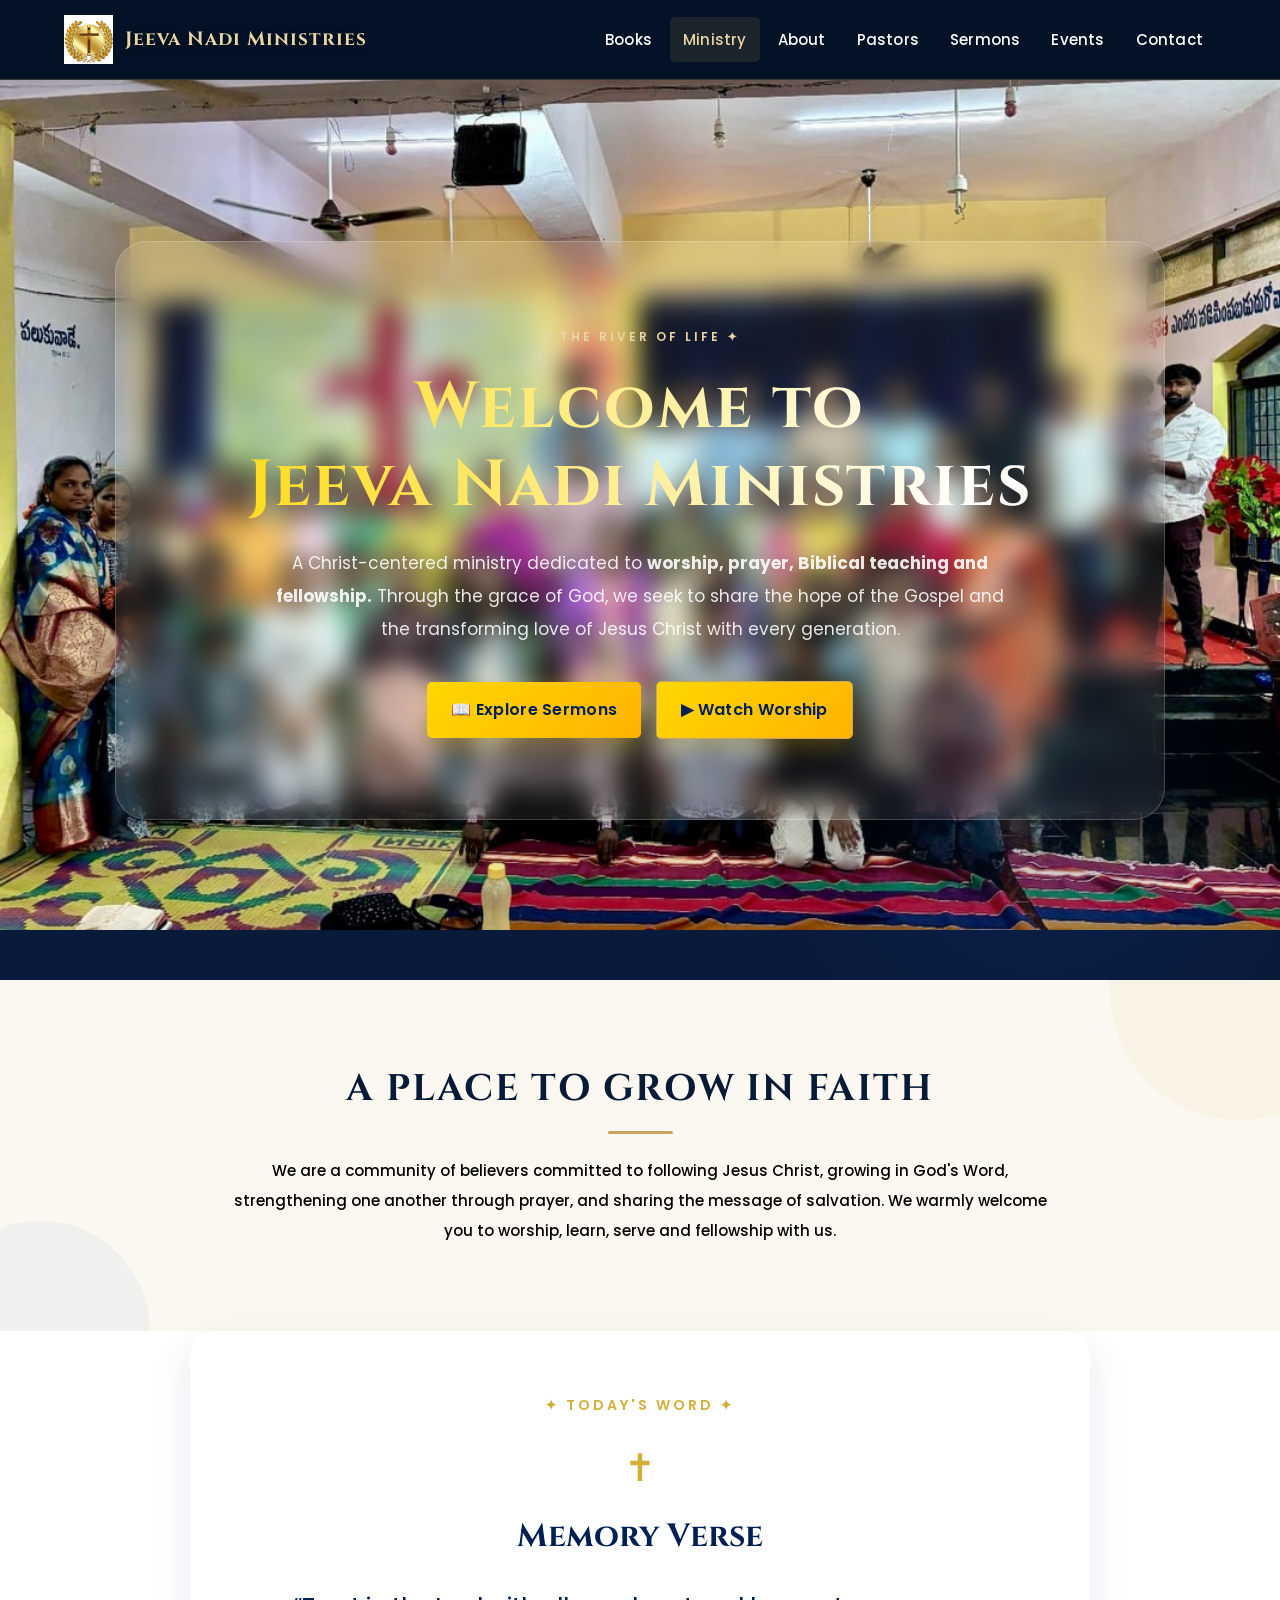
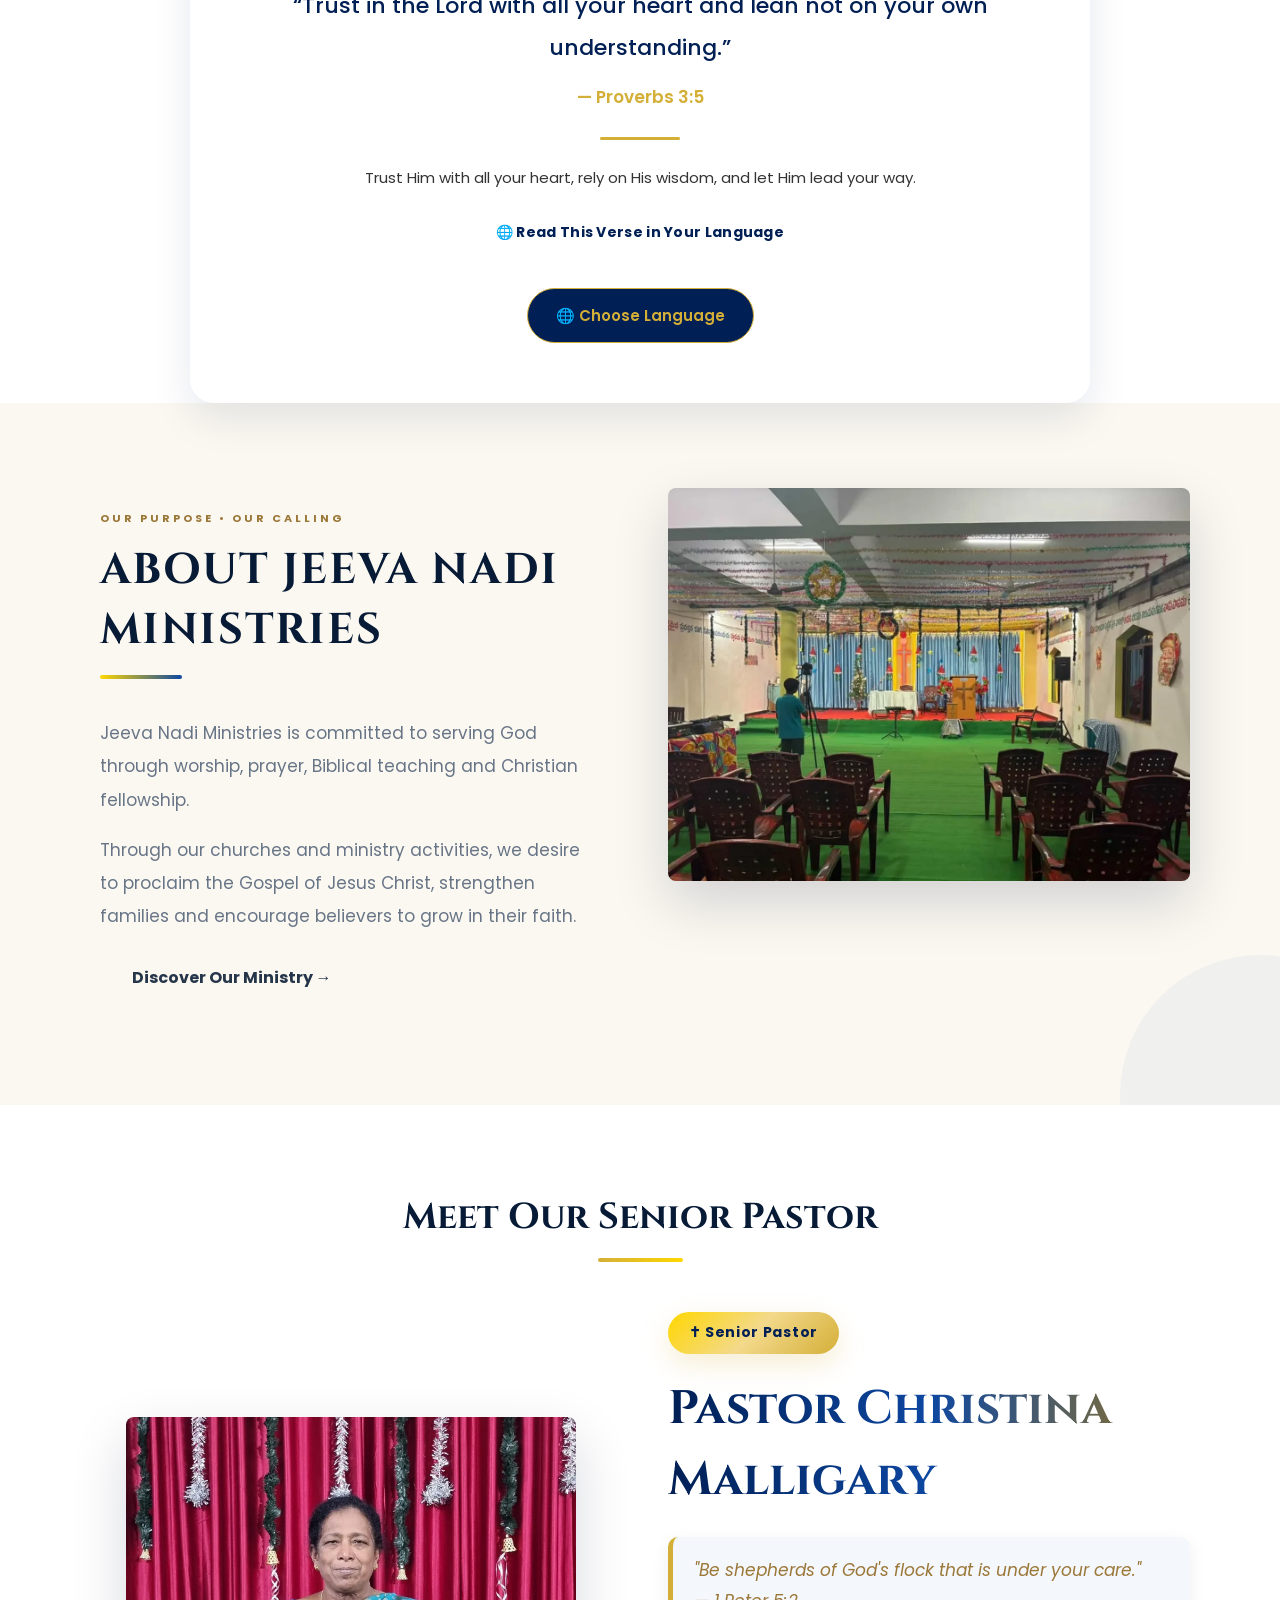
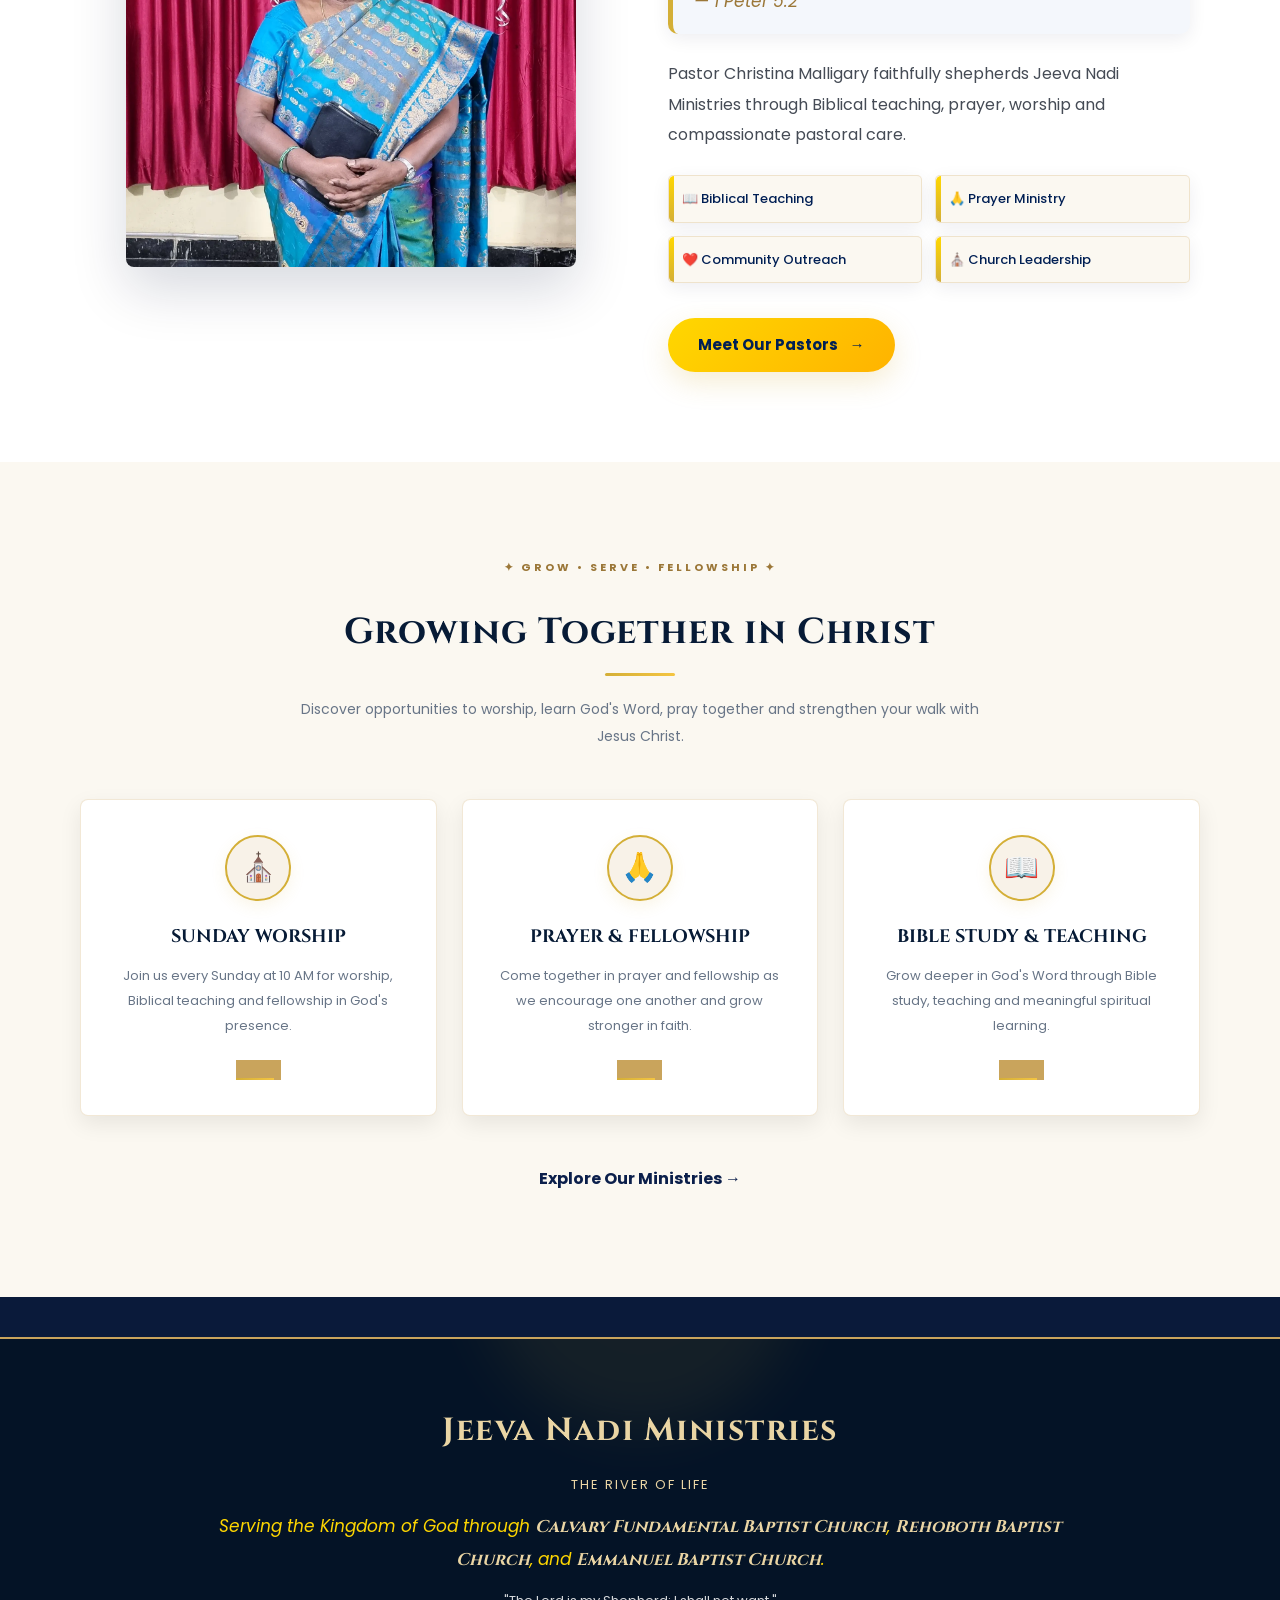
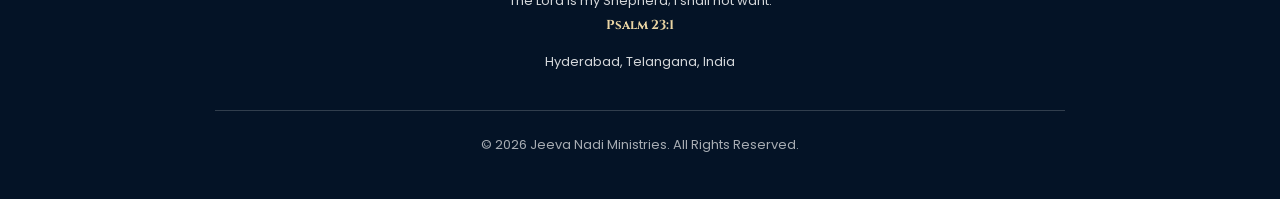
<file: index.html>
<!DOCTYPE html>
<html lang="en">

<head>

    <!-- =====================================================
         JEEVA NADI MINISTRIES
         HOMEPAGE
         Modern Ministry Design
    ====================================================== -->

    <meta charset="UTF-8">

    <meta name="viewport" content="width=device-width, initial-scale=1.0">

    <meta name="description"
        content="Welcome to Jeeva Nadi Ministries — The River of Life. Discover Biblical teaching, worship, prayer, Christian fellowship, sermons, ministry events and faith-building resources.">

    <meta name="theme-color" content="#071b36">

    <meta name="robots" content="index, follow">

    <link rel="canonical" href="https://www.jeevanadiministries.org/">

    <title>Jeeva Nadi Ministries | The River of Life</title>


    <!-- FAVICON -->

    <link rel="icon" type="image/png" href="images/Wb.png">


    <!-- GOOGLE FONTS -->

    <link rel="preconnect" href="https://fonts.googleapis.com">

    <link rel="preconnect" href="https://fonts.gstatic.com" crossorigin>

    <link
        href="https://fonts.googleapis.com/css2?family=Cinzel:wght@500;600;700;800&family=Poppins:wght@300;400;500;600;700;800&display=swap"
        rel="stylesheet">


    <!-- STYLESHEET -->

    <link rel="stylesheet" href="styles.css">


    <!-- HOMEPAGE DESIGN ENHANCEMENTS -->

    <style>

        :root {
            --jn-navy: #071b36;
            --jn-deep: #041326;
            --jn-blue: #102d50;
            --jn-gold: #c9a45c;
            --jn-gold-light: #ead5a4;
            --jn-cream: #fbf8f1;
            --jn-white: #ffffff;
            --jn-text: #26364a;
            --jn-muted: #687587;
            --jn-border: rgba(201, 164, 92, 0.25);
            --jn-heading: "Cinzel", serif;
            --jn-body: "Poppins", sans-serif;
        }


        html {
            scroll-behavior: smooth;
            scroll-padding-top: 100px;
        }


        body {
            font-family: var(--jn-body);
            color: var(--jn-text);
        }


        /* ================================================
           HEADER AND NAVIGATION
        ================================================ */

        header {
            background: rgba(4, 19, 38, 0.97);
            border-bottom: 1px solid var(--jn-border);
            backdrop-filter: blur(16px);
        }


        header .logo h2 {
            font-family: var(--jn-heading);
            color: var(--jn-gold-light);
            letter-spacing: 1px;
            font-size: clamp(15px, 1.5vw, 21px);
        }


        header nav ul {
            gap: 5px;
        }


        header nav ul li a {
            font-family: var(--jn-body);
            font-weight: 500;
            letter-spacing: 0.2px;
            padding: 10px 13px;
            border-radius: 5px;
            transition: all 0.3s ease;
        }


        header nav ul li a:hover,
        header nav ul li a[aria-current="page"] {
            color: var(--jn-gold-light);
            background: rgba(201, 164, 92, 0.12);
        }


        /* ================================================
           HERO SECTION
        ================================================ */

        .hero {
            position: relative;
            overflow: hidden;
            isolation: isolate;
        }


        .hero::before {
            content: "";
            position: absolute;
            inset: 0;
            background:
                linear-gradient(
                    90deg,
                    rgba(4, 15, 31, 0.94),
                    rgba(4, 15, 31, 0.72),
                    rgba(4, 15, 31, 0.40)
                );
            z-index: -1;
        }


        .hero-content {
            max-width: 1050px;
            padding: 80px 25px;
        }


        .hero-eyebrow {
            display: inline-block;
            color: var(--jn-gold-light);
            font-size: 12px;
            font-weight: 600;
            letter-spacing: 3px;
            text-transform: uppercase;
            margin-bottom: 22px;
        }


        .hero-content h1 {
            font-family: var(--jn-heading);
            font-size: clamp(34px, 5.5vw, 65px);
            line-height: 1.2;
            font-weight: 700;
            color: var(--jn-white);
            margin-bottom: 22px;
        }


        .hero-content h1 span {
            display: block;
            color: var(--jn-gold-light);
        }


        .hero-content > p {
            max-width: 760px;
            margin: 0 auto;
            line-height: 1.95;
            font-size: clamp(14px, 1.6vw, 17px);
            color: rgba(255, 255, 255, 0.88);
        }


        .hero-buttons {
            margin-top: 35px;
            display: flex;
            justify-content: center;
            flex-wrap: wrap;
            gap: 15px;
        }


        .hero-buttons .btn {
            border-radius: 5px;
            padding: 14px 24px;
            font-weight: 600;
            letter-spacing: 0.3px;
            transition: transform 0.3s ease, box-shadow 0.3s ease;
        }


        .hero-buttons .btn:hover {
            transform: translateY(-3px);
        }


        .hero-buttons .btn-live {
            border: 1px solid var(--jn-gold);
        }


        /* ================================================
           WELCOME SECTION
        ================================================ */

        .welcome {
            background: var(--jn-cream);
            padding: 85px 24px;
            text-align: center;
        }


        .welcome h2 {
            font-family: var(--jn-heading);
            color: var(--jn-navy);
            font-size: clamp(25px, 3vw, 37px);
            margin-bottom: 22px;
        }


        .welcome h2::after {
            content: "";
            display: block;
            width: 65px;
            height: 3px;
            background: var(--jn-gold);
            margin: 18px auto 0;
        }


        .welcome p {
            max-width: 820px;
            margin: 0 auto;
            color: var(--jn-muted);
            line-height: 2;
            font-size: 15px;
        }


        /* ================================================
           MEMORY VERSE
        ================================================ */

        .memory-verse {
            position: relative;
            overflow: visible;
        }


        .memory-verse-label {
            letter-spacing: 3px;
            font-weight: 600;
        }


        .memory-verse-container h2 {
            font-family: var(--jn-heading);
        }


        .memory-verse-text {
            line-height: 1.9;
        }


        .memory-verse-reference {
            font-weight: 600;
        }


        .language-section h3 {
            font-size: 14px;
            letter-spacing: 0.3px;
        }


        .verse-language-btn {
            cursor: pointer;
            font-family: var(--jn-body);
        }


        .language-selector {
            z-index: 50;
        }


        .language-list button {
            font-family: var(--jn-body);
            cursor: pointer;
        }


        /* ================================================
           ABOUT SECTION
        ================================================ */

        .about {
            background: var(--jn-cream);
            padding-top: 85px;
            padding-bottom: 85px;
        }


        .about-container {
            gap: 55px;
        }


        .about-text h2 {
            font-family: var(--jn-heading);
            color: var(--jn-navy);
            line-height: 1.4;
        }


        .about-text p {
            line-height: 1.95;
            color: var(--jn-muted);
        }


        .about-image img {
            border-radius: 8px;
        }


        /* ================================================
           PASTOR SECTION
        ================================================ */

        .pastor-section {
            padding: 90px 25px;
            background: var(--jn-white);
        }


        .pastor-section > h2 {
            font-family: var(--jn-heading);
            color: var(--jn-navy);
            font-size: clamp(25px, 3vw, 36px);
            margin-bottom: 50px;
        }


        .pastor-container {
            max-width: 1100px;
            margin: auto;
            gap: 55px;
        }


        .pastor-image img {
            border-radius: 8px;
        }


        .pastor-content h3 {
            font-family: var(--jn-heading);
            color: var(--jn-navy);
            line-height: 1.5;
        }


        .pastor-content > p {
            line-height: 1.9;
        }


        .pastor-content .verse {
            color: #9b7738;
            font-style: italic;
        }


        .pastor-features {
            display: grid;
            grid-template-columns: repeat(2, minmax(0, 1fr));
            gap: 13px;
            margin: 25px 0;
        }


        .pastor-features > div {
            padding: 13px;
            border: 1px solid var(--jn-border);
            border-radius: 5px;
            background: var(--jn-cream);
            font-size: 13px;
            font-weight: 500;
        }


        .pastor-content .btn {
            display: inline-flex;
            align-items: center;
            gap: 12px;
        }


        /* ================================================
           MINISTRY SERVICES
        ================================================ */

        .ministry-services {
            padding: 90px 25px;
            background: var(--jn-cream);
        }


        .ministry-services-header {
            max-width: 780px;
            margin: 0 auto 50px;
            text-align: center;
        }


        .ministry-eyebrow {
            color: #9b7738;
            font-size: 11px;
            font-weight: 700;
            letter-spacing: 3px;
        }


        .ministry-services-header h2 {
            font-family: var(--jn-heading);
            color: var(--jn-navy);
            font-size: clamp(25px, 3vw, 36px);
            line-height: 1.4;
            margin: 18px 0;
        }


        .ministry-services-header p {
            color: var(--jn-muted);
            line-height: 1.9;
            font-size: 14px;
        }


        .ministry-services-container {
            max-width: 1120px;
            margin: auto;
            display: grid;
            grid-template-columns: repeat(3, minmax(0, 1fr));
            gap: 25px;
        }


        .ministry-service-card {
            position: relative;
            padding: 35px 27px;
            border: 1px solid var(--jn-border);
            border-radius: 8px;
            background: var(--jn-white);
            text-align: center;
            transition: transform 0.3s ease, box-shadow 0.3s ease;
        }


        .ministry-service-card:hover {
            transform: translateY(-7px);
            box-shadow: 0 15px 35px rgba(7, 27, 54, 0.09);
        }


        .ministry-service-icon {
            width: 66px;
            height: 66px;
            margin: 0 auto 23px;
            display: grid;
            place-items: center;
            border-radius: 50%;
            background: rgba(201, 164, 92, 0.14);
            font-size: 28px;
        }


        .ministry-service-card h3 {
            font-family: var(--jn-heading);
            color: var(--jn-navy);
            font-size: 18px;
            margin-bottom: 15px;
        }


        .ministry-service-card p {
            color: var(--jn-muted);
            font-size: 13px;
            line-height: 1.9;
        }


        .ministry-card-divider {
            width: 45px;
            height: 2px;
            background: var(--jn-gold);
            margin: 22px auto 0;
        }


        /* ================================================
           FOOTER
        ================================================ */

        footer {
            background: var(--jn-deep);
            border-top: 2px solid var(--jn-gold);
            padding: 50px 22px 30px;
            text-align: center;
            color: rgba(255, 255, 255, 0.78);
        }


        footer p {
            max-width: 850px;
            margin: 12px auto;
            font-size: 13px;
            line-height: 1.9;
        }


        footer strong {
            color: var(--jn-gold-light);
        }


        /* ================================================
           ACCESSIBILITY AND RESPONSIVE
        ================================================ */

        a:focus-visible,
        button:focus-visible,
        input:focus-visible {
            outline: 3px solid var(--jn-gold);
            outline-offset: 4px;
        }


        @media (max-width: 900px) {

            .ministry-services-container {
                grid-template-columns: repeat(2, minmax(0, 1fr));
            }

        }


        @media (max-width: 768px) {

            .hero-content {
                padding: 65px 20px;
            }


            .hero-content h1 {
                font-size: clamp(31px, 8vw, 46px);
            }


            .welcome,
            .about,
            .pastor-section,
            .ministry-services {
                padding-top: 65px;
                padding-bottom: 65px;
            }


            .pastor-features {
                grid-template-columns: 1fr;
            }


            .ministry-services-container {
                grid-template-columns: 1fr;
                max-width: 500px;
            }


            header nav ul li a {
                padding: 12px 15px;
            }

        }


        @media (max-width: 480px) {

            .hero-buttons {
                flex-direction: column;
                align-items: stretch;
            }


            .hero-buttons .btn {
                text-align: center;
            }


            .hero-content > p {
                font-size: 13px;
            }


            .welcome p {
                font-size: 13px;
            }


            .pastor-section > h2 {
                line-height: 1.5;
            }

        }


        @media (prefers-reduced-motion: reduce) {

            html {
                scroll-behavior: auto;
            }


            *,
            *::before,
            *::after {
                animation-duration: 0.01ms !important;
                animation-iteration-count: 1 !important;
                transition-duration: 0.01ms !important;
            }

        }

    </style>


    <!-- ORGANIZATION STRUCTURED DATA -->

    <script type="application/ld+json">
    {
        "@context": "https://schema.org",
        "@type": "Organization",
        "name": "Jeeva Nadi Ministries",
        "alternateName": "The River of Life",
        "url": "https://www.jeevanadiministries.org/",
        "logo": "https://www.jeevanadiministries.org/images/Logo.jpg",
        "description": "Jeeva Nadi Ministries is committed to worship, prayer, Biblical teaching and Christian fellowship."
    }
    </script>

</head>


<body>


<!-- =====================================================
     HEADER
===================================================== -->

<header>

    <div class="logo">

        <a href="index.html" aria-label="Jeeva Nadi Ministries Home">

            <img
                src="images/Logo.jpg"
                alt="Jeeva Nadi Ministries Logo">

        </a>


        <h2>
            Jeeva Nadi Ministries
        </h2>

    </div>


   
<!-- PREMIUM MOBILE NAVIGATION TOGGLE -->

<button
    type="button"
    class="menu-toggle"
    id="menuToggle"
    aria-label="Open navigation menu"
    aria-expanded="false"
    aria-controls="primaryNavigation">

    <span class="menu-toggle-inner" aria-hidden="true">
        <span class="menu-line menu-line-top"></span>
        <span class="menu-line menu-line-middle"></span>
        <span class="menu-line menu-line-bottom"></span>
    </span>

</button>


    <!-- MAIN NAVIGATION -->

    <nav id="primaryNavigation" aria-label="Main navigation">

        <ul>

            <li>
                <a href="books.html">
                    Books
                </a>
            </li>


            <li>
    <a href="index.html" aria-current="page">
        Ministry
    </a>
</li>


            <li>
                <a href="about.html">
                    About
                </a>
            </li>


            <li>
                <a href="pastors.html">
                    Pastors
                </a>
            </li>


            <li>
                <a href="sermons.html">
                    Sermons
                </a>
            </li>


            <li>
                <a href="events.html">
                    Events
                </a>
            </li>


            <li>
                <a href="contact.html">
                    Contact
                </a>
            </li>

        </ul>

    </nav>

</header>



<!-- =====================================================
     HERO SECTION
===================================================== -->

<section id="home" class="hero">

    <div class="hero-content">

        <span class="hero-eyebrow">
            ✦ THE RIVER OF LIFE ✦
        </span>


        <h1>
            Welcome to
            <span>Jeeva Nadi Ministries</span>
        </h1>


        <p>

            A Christ-centered ministry dedicated to
            <strong>worship, prayer, Biblical teaching and fellowship.</strong>

            Through the grace of God, we seek to share
            the hope of the Gospel and the transforming
            love of Jesus Christ with every generation.

        </p>


        <div class="hero-buttons">

            <a
                href="sermons.html"
                class="btn"
                aria-label="Explore sermons">

                📖 Explore Sermons

            </a>


            <a
                href="https://www.youtube.com/@JeevaNadiTheRiverofLife"
                class="btn btn-live"
                target="_blank"
                rel="noopener noreferrer">

                ▶ Watch Worship

            </a>

        </div>

    </div>

</section>



<!-- =====================================================
     WELCOME SECTION
===================================================== -->

<section class="welcome">

    <h2>
        A Place to Grow in Faith
    </h2>


    <p>

        We are a community of believers committed to
        following Jesus Christ, growing in God's Word,
        strengthening one another through prayer,
        and sharing the message of salvation.

        We warmly welcome you to worship, learn,
        serve and fellowship with us.

    </p>

</section>



<!-- =====================================================
     MEMORY VERSE
===================================================== -->

<section class="memory-verse">

    <div class="memory-verse-container">

        <span class="memory-verse-label">
            ✦ TODAY'S WORD ✦
        </span>


        <div
            class="memory-verse-icon"
            aria-hidden="true">

            ✝

        </div>


        <h2>
            Memory Verse
        </h2>


        <p
            class="memory-verse-text"
            id="memoryVerseText"
            aria-live="polite">

            “Trust in the Lord with all your heart
            and lean not on your own understanding.”

        </p>


        <span
            class="memory-verse-reference"
            id="memoryVerseReference">

            — Proverbs 3:5

        </span>


        <div class="verse-divider"></div>


        <p class="memory-verse-message">

            Trust Him with all your heart,
            rely on His wisdom,
            and let Him lead your way.

        </p>


        <!-- LANGUAGE SELECTOR -->

        <div class="language-section">

            <h3>
                🌐 Read This Verse in Your Language
            </h3>


            <button
                type="button"
                class="verse-language-btn"
                id="languageBtn"
                aria-expanded="false"
                aria-controls="languageSelector">

                🌐 Choose Language

            </button>


            <div
                class="language-selector"
                id="languageSelector">

                <div class="language-search-box">

                    <input
                        type="search"
                        id="languageSearch"
                        placeholder="🔎 Search a language..."
                        autocomplete="off"
                        aria-label="Search languages">

                </div>


                <div
                    class="language-list"
                    id="languageList">


                    <button type="button" data-lang="English">🇬🇧 English</button>

                    <button type="button" data-lang="Telugu">🇮🇳 తెలుగు</button>

                    <button type="button" data-lang="Hindi">🇮🇳 हिन्दी</button>

                    <button type="button" data-lang="Tamil">🇮🇳 தமிழ்</button>

                    <button type="button" data-lang="Kannada">🇮🇳 ಕನ್ನಡ</button>

                    <button type="button" data-lang="Malayalam">🇮🇳 മലയാളം</button>

                    <button type="button" data-lang="Bengali">🇮🇳 বাংলা</button>

                    <button type="button" data-lang="Marathi">🇮🇳 मराठी</button>

                    <button type="button" data-lang="Gujarati">🇮🇳 ગુજરાતી</button>

                    <button type="button" data-lang="Punjabi">🇮🇳 ਪੰਜਾਬੀ</button>

                    <button type="button" data-lang="Spanish">🇪🇸 Español</button>

                    <button type="button" data-lang="French">🇫🇷 Français</button>

                    <button type="button" data-lang="German">🇩🇪 Deutsch</button>

                    <button type="button" data-lang="Italian">🇮🇹 Italiano</button>

                    <button type="button" data-lang="Portuguese">🇵🇹 Português</button>

                    <button type="button" data-lang="Dutch">🇳🇱 Nederlands</button>

                    <button type="button" data-lang="Greek">🇬🇷 Ελληνικά</button>

                    <button type="button" data-lang="Russian">🇷🇺 Русский</button>

                    <button type="button" data-lang="Ukrainian">🇺🇦 Українська</button>

                    <button type="button" data-lang="Polish">🇵🇱 Polski</button>

                    <button type="button" data-lang="Romanian">🇷🇴 Română</button>

                    <button type="button" data-lang="Chinese">🇨🇳 中文</button>

                    <button type="button" data-lang="Japanese">🇯🇵 日本語</button>

                    <button type="button" data-lang="Korean">🇰🇷 한국어</button>

                    <button type="button" data-lang="Arabic">🇸🇦 العربية</button>

                    <button type="button" data-lang="Hebrew">🇮🇱 עברית</button>

                    <button type="button" data-lang="Turkish">🇹🇷 Türkçe</button>

                </div>

            </div>

        </div>

    </div>

</section>



<!-- =====================================================
     ABOUT SECTION
===================================================== -->

<section class="about" id="about">

    <div class="about-container">

        <div class="about-text">

            <span class="ministry-eyebrow">
                OUR PURPOSE • OUR CALLING
            </span>


            <h2>
                About Jeeva Nadi Ministries
            </h2>


            <p>

                Jeeva Nadi Ministries is committed to serving God
                through worship, prayer, Biblical teaching
                and Christian fellowship.

            </p>


            <p>

                Through our churches and ministry activities,
                we desire to proclaim the Gospel of Jesus Christ,
                strengthen families and encourage believers
                to grow in their faith.

            </p>


            <a href="about.html" class="btn">
                Discover Our Ministry →
            </a>

        </div>


        <div class="about-image">

            <img
                src="images/about-church.webp"
                alt="Jeeva Nadi Church worship community"
                loading="lazy">

        </div>

    </div>

</section>



<!-- =====================================================
     SENIOR PASTOR
===================================================== -->

<section class="pastor-section">

    <h2>
        Meet Our Senior Pastor
    </h2>


    <div class="pastor-container">

        <div class="pastor-image">

            <img
                src="images/pastor-christina.jpg"
                alt="Pastor Christina Malligary"
                loading="lazy">

        </div>


        <div class="pastor-content">

            <span class="badge">
                ✝ Senior Pastor
            </span>


            <h3>
                Pastor Christina Malligary
            </h3>


            <p class="verse">

                "Be shepherds of God's flock
                that is under your care."

                <br>

                — 1 Peter 5:2

            </p>


            <p>

                Pastor Christina Malligary faithfully shepherds
                Jeeva Nadi Ministries through Biblical teaching,
                prayer, worship and compassionate pastoral care.

            </p>


            <div class="pastor-features">

                <div>
                    📖 Biblical Teaching
                </div>


                <div>
                    🙏 Prayer Ministry
                </div>


                <div>
                    ❤️ Community Outreach
                </div>


                <div>
                    ⛪ Church Leadership
                </div>

            </div>


            <a href="pastors.html" class="btn">

                Meet Our Pastors

                <span aria-hidden="true">→</span>

            </a>

        </div>

    </div>

</section>



<!-- =====================================================
     MINISTRY SERVICES
===================================================== -->

<section class="ministry-services" id="ministries">

    <div class="ministry-services-header">

        <span class="ministry-eyebrow">
            ✦ GROW • SERVE • FELLOWSHIP ✦
        </span>


        <h2>
            Growing Together in Christ
        </h2>


        <p>

            Discover opportunities to worship,
            learn God's Word, pray together
            and strengthen your walk with Jesus Christ.

        </p>

    </div>


    <div class="ministry-services-container">


        <!-- SUNDAY WORSHIP -->

        <article class="ministry-service-card">

            <div
                class="ministry-service-icon"
                aria-hidden="true">

                ⛪

            </div>


            <h3>
                Sunday Worship
            </h3>


            <p>

                Join us every Sunday at 10 AM for
                worship, Biblical teaching and
                fellowship in God's presence.

            </p>


            <div class="ministry-card-divider"></div>

        </article>



        <!-- PRAYER AND FELLOWSHIP -->

        <article class="ministry-service-card">

            <div
                class="ministry-service-icon"
                aria-hidden="true">

                🙏

            </div>


            <h3>
                Prayer & Fellowship
            </h3>


            <p>

                Come together in prayer and fellowship
                as we encourage one another and grow
                stronger in faith.

            </p>


            <div class="ministry-card-divider"></div>

        </article>



        <!-- BIBLE STUDY -->

        <article class="ministry-service-card">

            <div
                class="ministry-service-icon"
                aria-hidden="true">

                📖

            </div>


            <h3>
                Bible Study & Teaching
            </h3>


            <p>

                Grow deeper in God's Word through
                Bible study, teaching and meaningful
                spiritual learning.

            </p>


            <div class="ministry-card-divider"></div>

        </article>


    </div>


    <div style="text-align:center; margin-top:35px;">

       <a href="index.html#ministries" class="btn">

    Explore Our Ministries →

</a>

    </div>

</section>



<!-- =====================================================
     FOOTER
===================================================== -->

<footer>

    <p>

        <strong>
            Jeeva Nadi Ministries
        </strong>

    </p>


    <p>

        <span style="color:#ead5a4; letter-spacing:2px;">
            THE RIVER OF LIFE
        </span>

    </p>


    <p>

        Serving the Kingdom of God through

        <strong>Calvary Fundamental Baptist Church</strong>,

        <strong>Rehoboth Baptist Church</strong>,

        and

        <strong>Emmanuel Baptist Church</strong>.

    </p>


    <p>

        "The Lord is my Shepherd; I shall not want."

        <br>

        <strong>
            Psalm 23:1
        </strong>

    </p>


    <p>
        Hyderabad, Telangana, India
    </p>


    <p>

        © 2026 Jeeva Nadi Ministries.
        All Rights Reserved.

    </p>

</footer>



<!-- =====================================================
     MAIN JAVASCRIPT

     No Books Store popup.
     No automatic popup notifications.
===================================================== -->

<script src="js/script.js"></script>


</body>

</html>
</file>
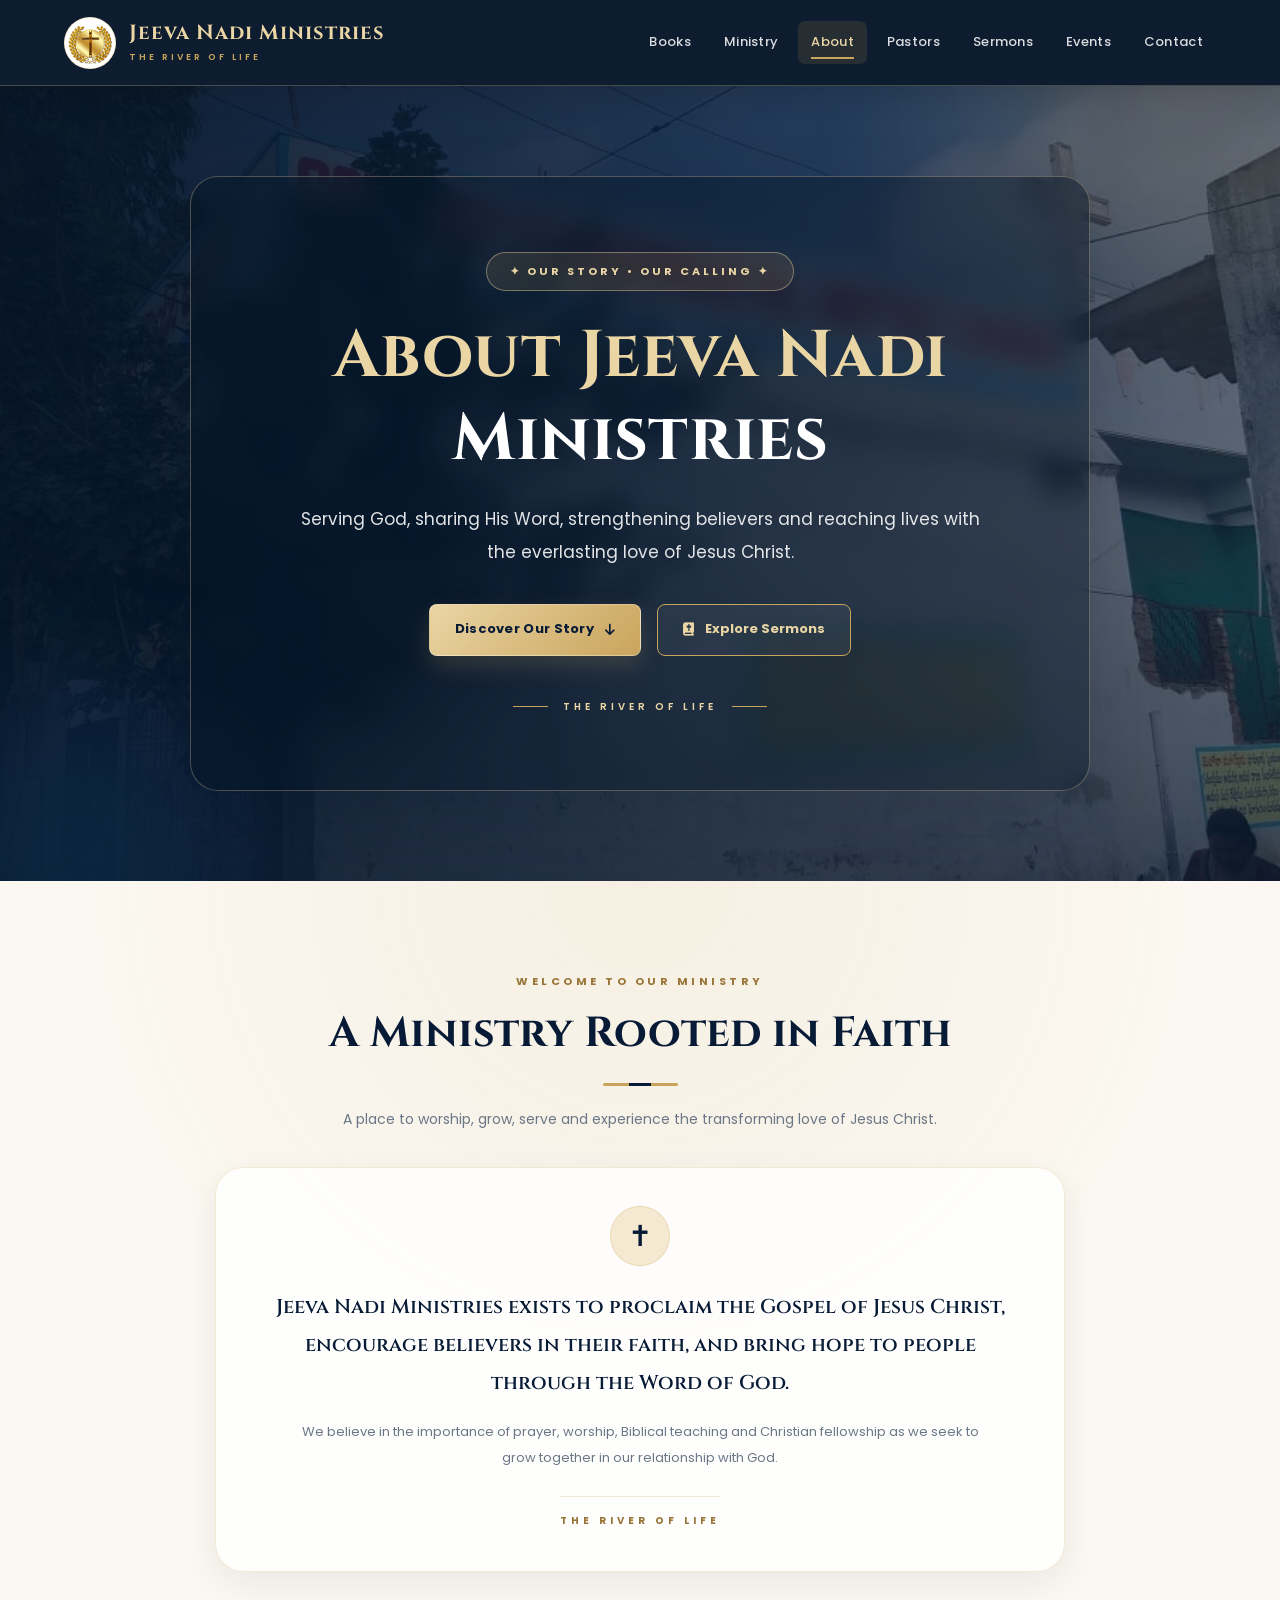
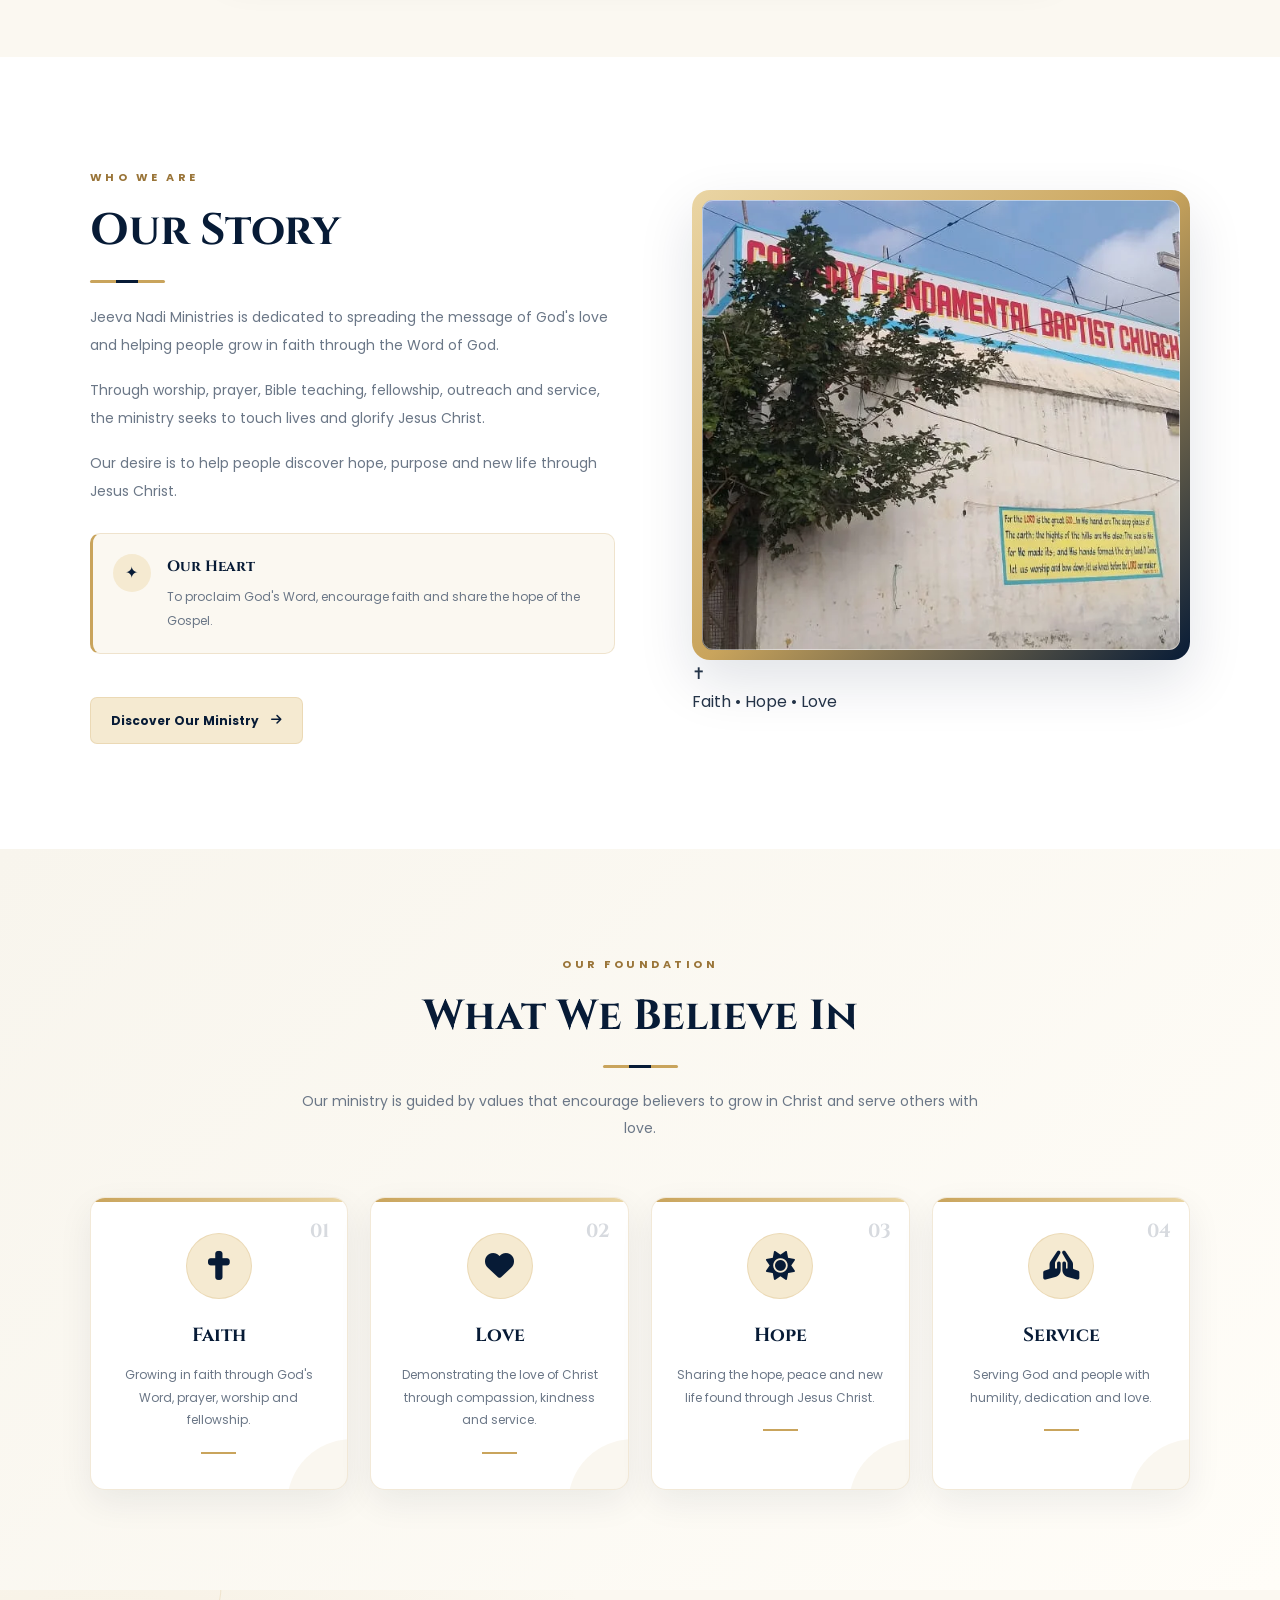
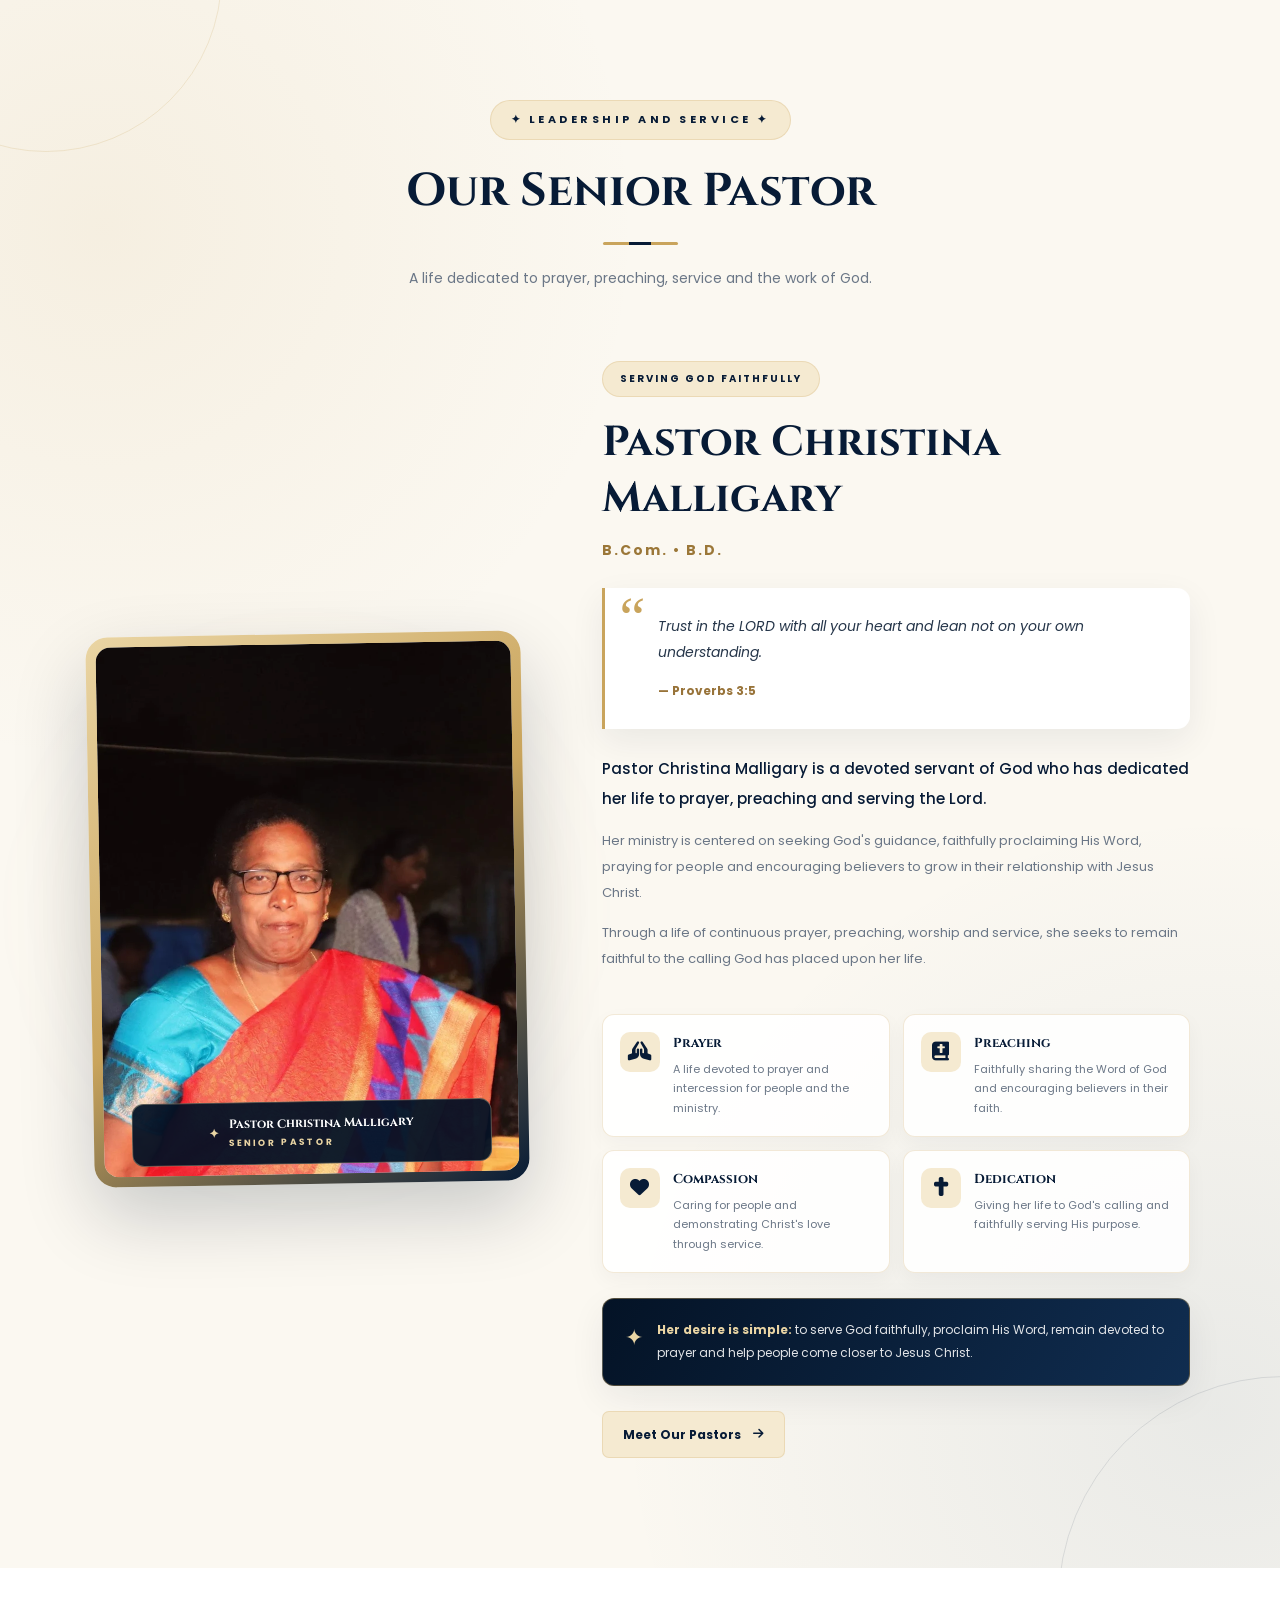
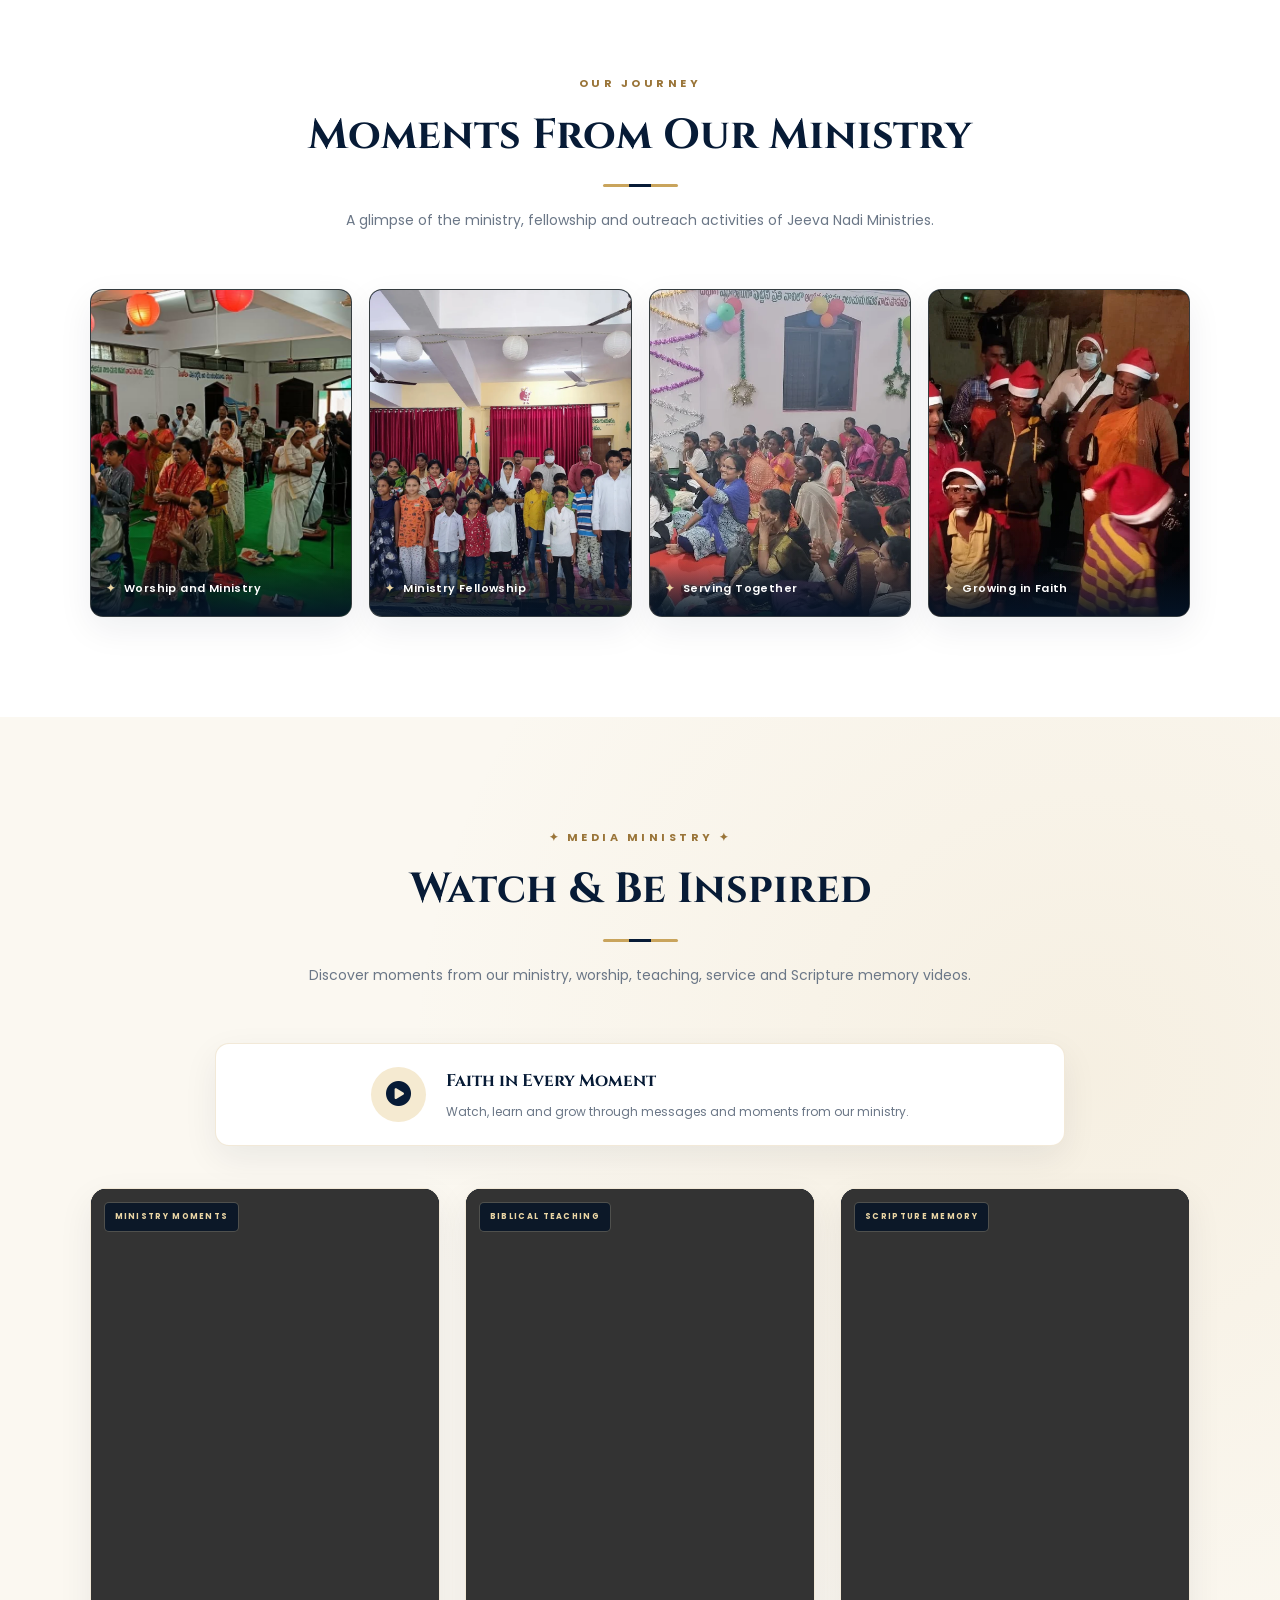
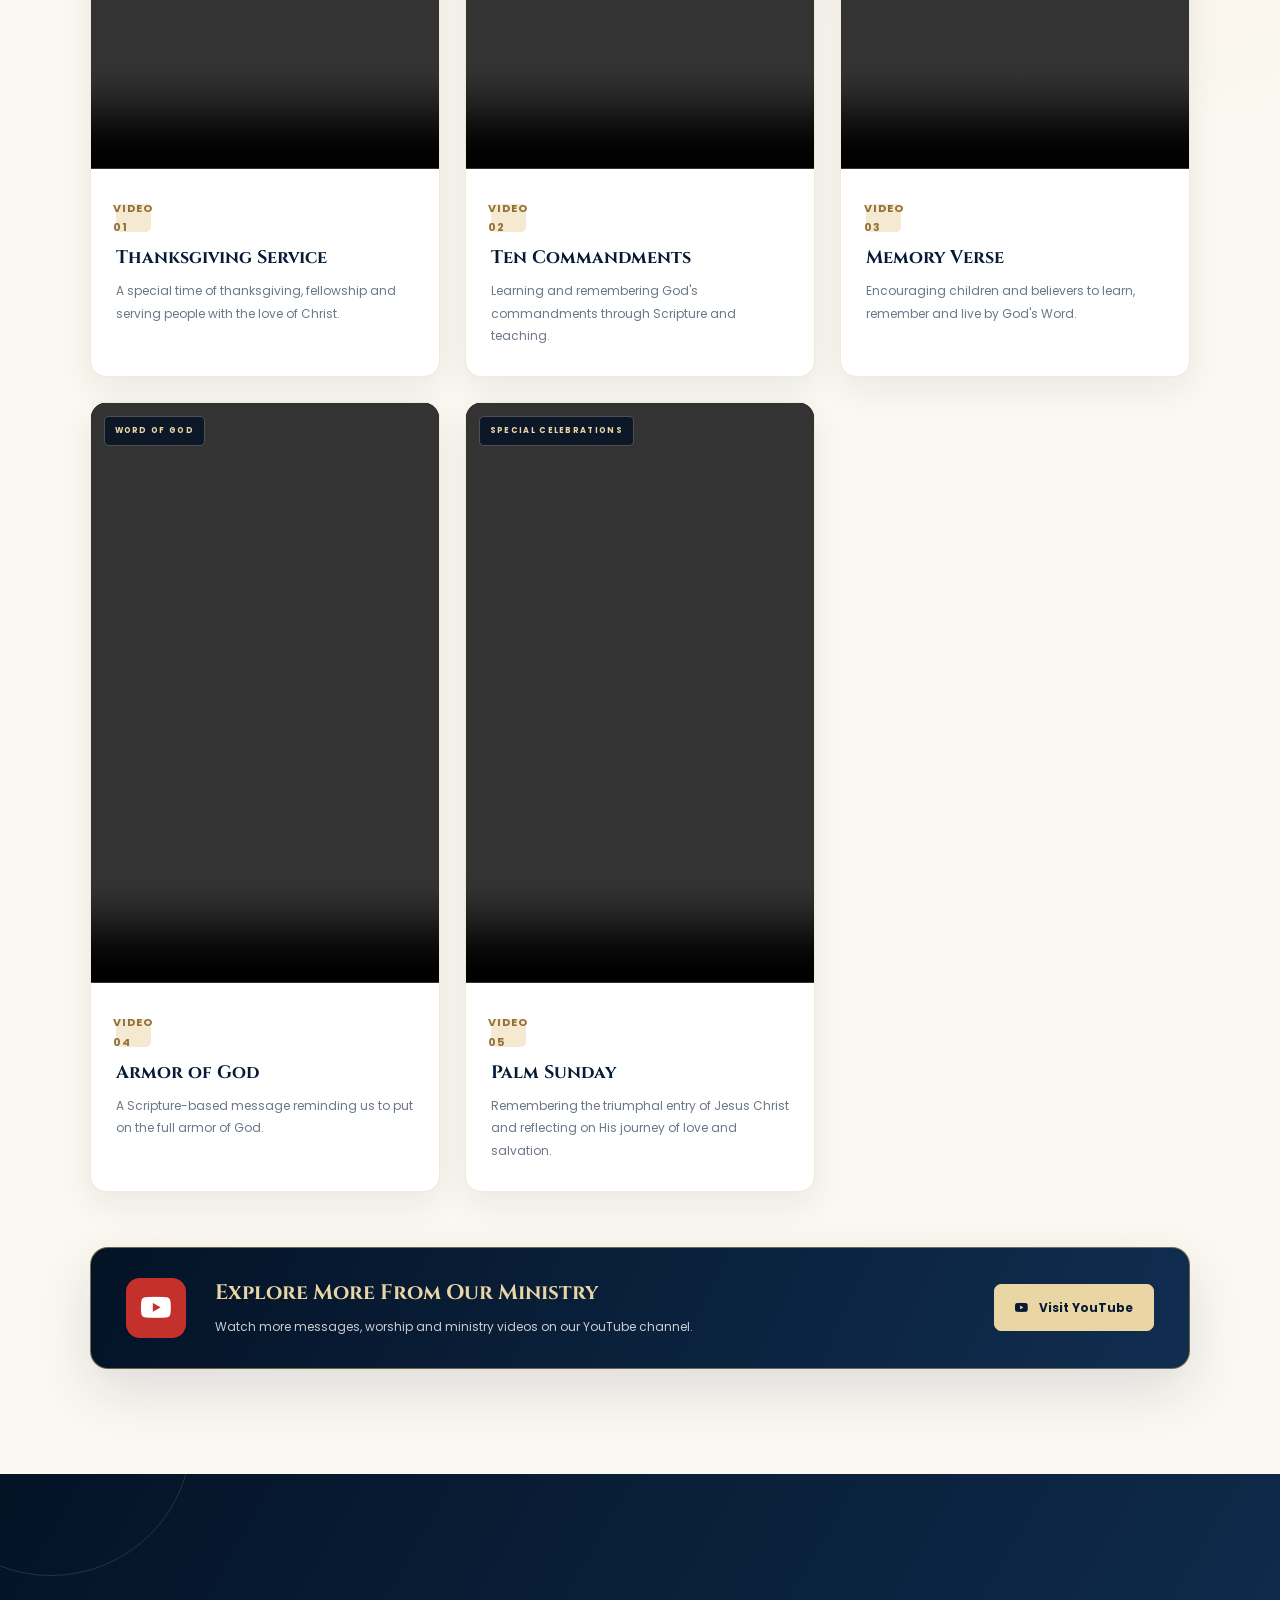
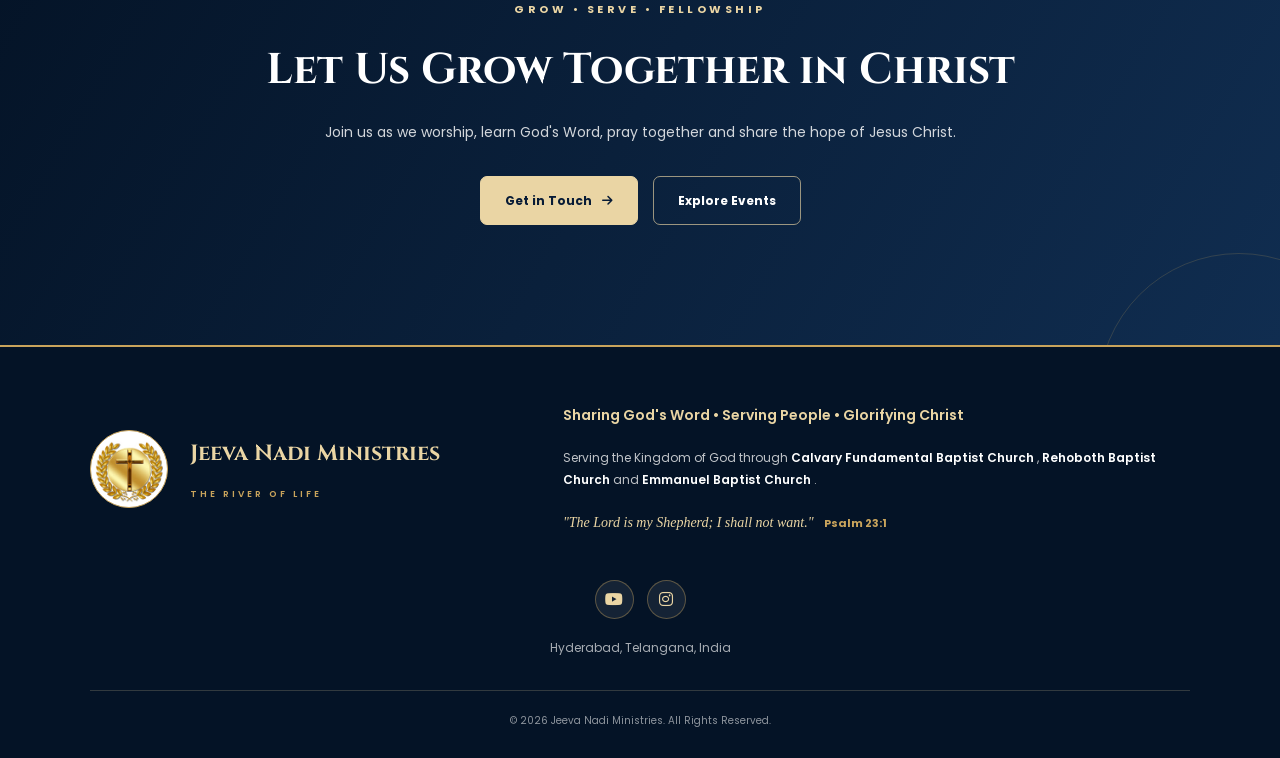
<file: about.html>
<!DOCTYPE html>
<html lang="en">

<head>

    <!-- =====================================================
         JEEVA NADI MINISTRIES
         ABOUT US PAGE
         Premium Ministry Experience
    ====================================================== -->

    <meta charset="UTF-8">

    <meta name="viewport" content="width=device-width, initial-scale=1.0">

    <meta name="description"
        content="Discover Jeeva Nadi Ministries — The River of Life. Learn about our Christian ministry, mission, faith, senior pastor, worship, prayer, fellowship and ministry activities.">

    <meta name="keywords"
        content="Jeeva Nadi Ministries, The River of Life, Christian Ministry, Baptist Church, Biblical Teaching, Christian Fellowship, Hyderabad">

    <meta name="author" content="Jeeva Nadi Ministries">

    <meta name="robots" content="index, follow">

    <meta name="theme-color" content="#071b36">

    <link rel="canonical"
        href="https://www.jeevanadiministries.org/about.html">

    <title>About Us | Jeeva Nadi Ministries – The River of Life</title>


    <!-- FAVICON -->

    <link rel="icon" type="image/png" href="images/Wb.png">


    <!-- GOOGLE FONTS -->

    <link rel="preconnect" href="https://fonts.googleapis.com">

    <link rel="preconnect" href="https://fonts.gstatic.com" crossorigin>

    <link
        href="https://fonts.googleapis.com/css2?family=Cinzel:wght@500;600;700;800&family=Poppins:wght@300;400;500;600;700;800&display=swap"
        rel="stylesheet">


    <!-- FONT AWESOME ICONS -->

    <link
        rel="stylesheet"
        href="https://cdnjs.cloudflare.com/ajax/libs/font-awesome/6.5.2/css/all.min.css">


    <!-- ABOUT PAGE STYLESHEET -->

    <link rel="stylesheet" href="about.css">


    <!-- SOCIAL SHARING -->

    <meta property="og:type" content="website">

    <meta property="og:title"
        content="About Jeeva Nadi Ministries | The River of Life">

    <meta property="og:description"
        content="Discover our story, mission, leadership and ministry activities.">

    <meta property="og:url"
        content="https://www.jeevanadiministries.org/about.html">

    <meta property="og:image"
        content="https://www.jeevanadiministries.org/images/Logo.jpg">


    <!-- ORGANIZATION STRUCTURED DATA -->

    <script type="application/ld+json">

    {
        "@context": "https://schema.org",
        "@type": "Organization",
        "name": "Jeeva Nadi Ministries",
        "alternateName": "The River of Life",
        "url": "https://www.jeevanadiministries.org/",
        "logo": "https://www.jeevanadiministries.org/images/Logo.jpg",
        "description": "Jeeva Nadi Ministries is committed to worship, prayer, Biblical teaching, Christian fellowship and sharing the Gospel of Jesus Christ.",
        "sameAs": [
            "https://www.youtube.com/@JeevaNadiTheRiverofLife",
            "https://www.instagram.com/jeevanadi_theriveroflife/"
        ]
    }

    </script>

</head>


<body>


<!-- =====================================================
     HEADER AND NAVIGATION
===================================================== -->

<header class="main-header" id="mainHeader">

    <div class="logo">

        <a href="index.html"
           aria-label="Jeeva Nadi Ministries homepage">

            <img
                src="images/Logo.jpg"
                alt="Jeeva Nadi Ministries Logo">

        </a>


        <a href="index.html" class="brand-name">

            <h2>
                Jeeva Nadi Ministries
            </h2>

            <span>
                THE RIVER OF LIFE
            </span>

        </a>

    </div>


    <!-- MOBILE MENU BUTTON -->

    <button
        type="button"
        class="menu-toggle"
        id="menuToggle"
        aria-label="Open navigation menu"
        aria-expanded="false"
        aria-controls="primaryNavigation">

        <span></span>
        <span></span>
        <span></span>

    </button>


    <!-- MAIN NAVIGATION -->

    <nav id="primaryNavigation" aria-label="Main navigation">

        <ul>

            <li>
                <a href="books.html">
                    Books
                </a>
            </li>


            <li>
                <a href="index.html">
                    Ministry
                </a>
            </li>


            <li>
                <a href="about.html"
                   class="active"
                   aria-current="page">

                    About

                </a>
            </li>


            <li>
                <a href="pastors.html">
                    Pastors
                </a>
            </li>


            <li>
                <a href="sermons.html">
                    Sermons
                </a>
            </li>


            <li>
                <a href="events.html">
                    Events
                </a>
            </li>


            <li>
                <a href="contact.html">
                    Contact
                </a>
            </li>

        </ul>

    </nav>

</header>



<!-- =====================================================
     HERO SECTION
===================================================== -->

<main>

<section class="about-hero" id="aboutHome">

    <div class="hero-overlay"></div>


    <div class="about-hero-content">

        <span class="hero-badge">
            ✦ OUR STORY • OUR CALLING ✦
        </span>


        <h1>

            About

            <span>
                Jeeva Nadi Ministries
            </span>

        </h1>


        <div class="hero-divider"></div>


        <p>

            Serving God, sharing His Word,
            strengthening believers and reaching lives
            with the everlasting love of Jesus Christ.

        </p>


        <div class="hero-actions">

            <a href="#our-story" class="hero-btn">

                Discover Our Story

                <i class="fa-solid fa-arrow-down"
                   aria-hidden="true"></i>

            </a>


            <a href="sermons.html" class="hero-outline-btn">

                <i class="fa-solid fa-book-bible"
                   aria-hidden="true"></i>

                Explore Sermons

            </a>

        </div>


        <div class="hero-bottom-label">

            <span></span>

            THE RIVER OF LIFE

            <span></span>

        </div>

    </div>

</section>



<!-- =====================================================
     WELCOME SECTION
===================================================== -->

<section class="welcome" id="our-story">

    <div class="section-heading">

        <span class="small-heading">
            WELCOME TO OUR MINISTRY
        </span>


        <h2>
            A Ministry Rooted in Faith
        </h2>


        <div class="gold-line"></div>


        <p>
            A place to worship, grow, serve and experience
            the transforming love of Jesus Christ.
        </p>

    </div>


    <div class="welcome-content">

        <div class="welcome-symbol" aria-hidden="true">
            ✝
        </div>


        <p class="welcome-text">

            Jeeva Nadi Ministries exists to proclaim the
            Gospel of Jesus Christ, encourage believers
            in their faith, and bring hope to people
            through the Word of God.

        </p>


        <p class="welcome-secondary">

            We believe in the importance of prayer,
            worship, Biblical teaching and Christian
            fellowship as we seek to grow together
            in our relationship with God.

        </p>


        <span class="welcome-reference">
            THE RIVER OF LIFE
        </span>

    </div>

</section>



<!-- =====================================================
     OUR STORY
===================================================== -->

<section class="about-section">

    <div class="about-container">


        <!-- STORY CONTENT -->

        <div class="about-text">

            <span class="small-heading">
                WHO WE ARE
            </span>


            <h2>
                Our Story
            </h2>


            <div class="gold-line left"></div>


            <p>

                Jeeva Nadi Ministries is dedicated to
                spreading the message of God's love
                and helping people grow in faith
                through the Word of God.

            </p>


            <p>

                Through worship, prayer, Bible teaching,
                fellowship, outreach and service,
                the ministry seeks to touch lives
                and glorify Jesus Christ.

            </p>


            <p>

                Our desire is to help people discover
                hope, purpose and new life through
                Jesus Christ.

            </p>


            <div class="story-highlight">

                <span class="story-highlight-icon">
                    ✦
                </span>


                <div>

                    <h3>
                        Our Heart
                    </h3>

                    <p>

                        To proclaim God's Word,
                        encourage faith and share
                        the hope of the Gospel.

                    </p>

                </div>

            </div>


            <a href="index.html" class="story-link">

                Discover Our Ministry

                <i class="fa-solid fa-arrow-right"
                   aria-hidden="true"></i>

            </a>

        </div>



        <!-- STORY IMAGE -->

        <div class="about-image">

            <div class="image-frame">

                <img
                    src="images/about-1.jpg"
                    alt="Jeeva Nadi Ministries community and ministry">

            </div>


            <div class="image-decoration">

                <span>✝</span>

                <p>
                    Faith • Hope • Love
                </p>

            </div>

        </div>

    </div>

</section>



<!-- =====================================================
     OUR MISSION AND VALUES
===================================================== -->

<section class="ministry-section" id="our-values">


    <div class="section-heading">

        <span class="small-heading">
            OUR FOUNDATION
        </span>


        <h2>
            What We Believe In
        </h2>


        <div class="gold-line"></div>


        <p>

            Our ministry is guided by values that
            encourage believers to grow in Christ
            and serve others with love.

        </p>

    </div>



    <div class="ministry-grid">


        <!-- FAITH -->

        <article class="ministry-card">

            <div class="card-icon">
                <i class="fa-solid fa-cross"
                   aria-hidden="true"></i>
            </div>


            <span class="value-number">
                01
            </span>


            <h3>
                Faith
            </h3>


            <p>

                Growing in faith through God's Word,
                prayer, worship and fellowship.

            </p>


            <div class="card-bottom-line"></div>

        </article>



        <!-- LOVE -->

        <article class="ministry-card">

            <div class="card-icon">
                <i class="fa-solid fa-heart"
                   aria-hidden="true"></i>
            </div>


            <span class="value-number">
                02
            </span>


            <h3>
                Love
            </h3>


            <p>

                Demonstrating the love of Christ
                through compassion, kindness
                and service.

            </p>


            <div class="card-bottom-line"></div>

        </article>



        <!-- HOPE -->

        <article class="ministry-card">

            <div class="card-icon">
                <i class="fa-solid fa-sun"
                   aria-hidden="true"></i>
            </div>


            <span class="value-number">
                03
            </span>


            <h3>
                Hope
            </h3>


            <p>

                Sharing the hope, peace and new life
                found through Jesus Christ.

            </p>


            <div class="card-bottom-line"></div>

        </article>



        <!-- SERVICE -->

        <article class="ministry-card">

            <div class="card-icon">
                <i class="fa-solid fa-hands-praying"
                   aria-hidden="true"></i>
            </div>


            <span class="value-number">
                04
            </span>


            <h3>
                Service
            </h3>


            <p>

                Serving God and people with humility,
                dedication and love.

            </p>


            <div class="card-bottom-line"></div>

        </article>


    </div>

</section>



<!-- =====================================================
     SENIOR PASTOR
===================================================== -->

<section class="senior-pastor" id="senior-pastor">


    <div class="pastor-heading">

        <span class="section-label">
            ✦ LEADERSHIP AND SERVICE ✦
        </span>


        <h2>
            Our Senior Pastor
        </h2>


        <div class="gold-line"></div>


        <p>

            A life dedicated to prayer, preaching,
            service and the work of God.

        </p>

    </div>



    <div class="senior-pastor-container">


        <!-- PASTOR PHOTOGRAPH -->

        <div class="pastor-hero-image">

            <div class="image-glow"></div>


            <div class="pastor-image-frame">

                <img
                    src="images/about-5.jpg"
                    alt="Senior Pastor Christina Malligary"
                    loading="lazy">


                <div class="image-caption">

                    <span>✦</span>

                    <div>

                        <strong>
                            Pastor Christina Malligary
                        </strong>

                        <small>
                            SENIOR PASTOR
                        </small>

                    </div>

                </div>

            </div>

        </div>



        <!-- PASTOR INFORMATION -->

        <div class="senior-pastor-content">


            <span class="pastor-badge">
                SERVING GOD FAITHFULLY
            </span>


            <h3>
                Pastor Christina Malligary
            </h3>


            <div class="qualification">
                B.Com. • B.D.
            </div>



            <!-- BIBLE VERSE -->

            <div class="pastor-verse">

                <span class="quote-mark">
                    “
                </span>


                <p>

                    Trust in the LORD with all your heart
                    and lean not on your own understanding.

                </p>


                <strong>
                    — Proverbs 3:5
                </strong>

            </div>



            <!-- INTRODUCTION -->

            <p class="pastor-introduction">

                Pastor Christina Malligary is a devoted
                servant of God who has dedicated her life
                to prayer, preaching and serving the Lord.

            </p>


            <p>

                Her ministry is centered on seeking
                God's guidance, faithfully proclaiming
                His Word, praying for people and
                encouraging believers to grow in their
                relationship with Jesus Christ.

            </p>


            <p>

                Through a life of continuous prayer,
                preaching, worship and service,
                she seeks to remain faithful to the
                calling God has placed upon her life.

            </p>



            <!-- MINISTRY HIGHLIGHTS -->

            <div class="ministry-highlights">


                <div class="ministry-item">

                    <div class="ministry-icon">
                        <i class="fa-solid fa-hands-praying"
                           aria-hidden="true"></i>
                    </div>


                    <div>

                        <h4>
                            Prayer
                        </h4>


                        <p>

                            A life devoted to prayer
                            and intercession for people
                            and the ministry.

                        </p>

                    </div>

                </div>



                <div class="ministry-item">

                    <div class="ministry-icon">
                        <i class="fa-solid fa-book-bible"
                           aria-hidden="true"></i>
                    </div>


                    <div>

                        <h4>
                            Preaching
                        </h4>


                        <p>

                            Faithfully sharing the
                            Word of God and encouraging
                            believers in their faith.

                        </p>

                    </div>

                </div>



                <div class="ministry-item">

                    <div class="ministry-icon">
                        <i class="fa-solid fa-heart"
                           aria-hidden="true"></i>
                    </div>


                    <div>

                        <h4>
                            Compassion
                        </h4>


                        <p>

                            Caring for people and
                            demonstrating Christ's love
                            through service.

                        </p>

                    </div>

                </div>



                <div class="ministry-item">

                    <div class="ministry-icon">
                        <i class="fa-solid fa-cross"
                           aria-hidden="true"></i>
                    </div>


                    <div>

                        <h4>
                            Dedication
                        </h4>


                        <p>

                            Giving her life to God's
                            calling and faithfully
                            serving His purpose.

                        </p>

                    </div>

                </div>


            </div>



            <!-- PASTOR'S MISSION -->

            <div class="pastor-mission">

                <span>
                    ✦
                </span>


                <p>

                    <strong>
                        Her desire is simple:
                    </strong>

                    to serve God faithfully, proclaim
                    His Word, remain devoted to prayer
                    and help people come closer
                    to Jesus Christ.

                </p>

            </div>



            <a href="pastors.html" class="pastor-more-link">

                Meet Our Pastors

                <i class="fa-solid fa-arrow-right"
                   aria-hidden="true"></i>

            </a>

        </div>

    </div>

</section>



<!-- =====================================================
     MINISTRY PHOTO GALLERY
===================================================== -->

<section class="gallery-section" id="gallery">


    <div class="section-heading">

        <span class="small-heading">
            OUR JOURNEY
        </span>


        <h2>
            Moments From Our Ministry
        </h2>


        <div class="gold-line"></div>


        <p>

            A glimpse of the ministry, fellowship
            and outreach activities of
            Jeeva Nadi Ministries.

        </p>

    </div>



    <div class="gallery-grid">


        <figure class="gallery-card">

            <img
                src="images/sermon4.jpg"
                alt="Ministry preaching and worship"
                loading="lazy">


            <figcaption>
                <span>✦</span>
                Worship and Ministry
            </figcaption>

        </figure>



        <figure class="gallery-card">

            <img
                src="images/about-2.jpg"
                alt="Jeeva Nadi ministry gathering"
                loading="lazy">


            <figcaption>
                <span>✦</span>
                Ministry Fellowship
            </figcaption>

        </figure>



        <figure class="gallery-card">

            <img
                src="images/about-3.jpg"
                alt="Christian ministry activity"
                loading="lazy">


            <figcaption>
                <span>✦</span>
                Serving Together
            </figcaption>

        </figure>



        <figure class="gallery-card">

            <img
                src="images/about-4.jpg"
                alt="Ministry celebration and fellowship"
                loading="lazy">


            <figcaption>
                <span>✦</span>
                Growing in Faith
            </figcaption>

        </figure>


    </div>

</section>



<!-- =====================================================
     VIDEO MINISTRY
     PORTRAIT VIDEO GALLERY — YOUTUBE SHORTS STYLE
===================================================== -->

<section class="video-section" id="videos">


    <div class="section-heading">

        <span class="small-heading">
            ✦ MEDIA MINISTRY ✦
        </span>


        <h2>
            Watch & Be Inspired
        </h2>


        <div class="gold-line"></div>


        <p>

            Discover moments from our ministry,
            worship, teaching, service and
            Scripture memory videos.

        </p>

    </div>



    <!-- VIDEO INTRODUCTION -->

    <div class="video-intro">

        <span class="video-intro-icon">
            <i class="fa-solid fa-circle-play"
               aria-hidden="true"></i>
        </span>


        <div>

            <h3>
                Faith in Every Moment
            </h3>


            <p>
                Watch, learn and grow through
                messages and moments from our ministry.
            </p>

        </div>

    </div>



    <!-- VIDEO GALLERY -->

    <div class="video-grid">



        <!-- VIDEO 01 -->

        <article class="video-card">

            <div class="video-wrapper">

                <video
                    controls
                    preload="metadata"
                    playsinline
                    aria-label="Thanksgiving Service video">

                    <source
                        src="images/Thanksgiving Service.mp4"
                        type="video/mp4">

                    Your browser does not support HTML5 video.

                </video>


                <span class="video-frame-label">
                    MINISTRY MOMENTS
                </span>

            </div>


            <div class="video-content">

                <span class="video-number">
                    VIDEO 01
                </span>


                <h3>
                    Thanksgiving Service
                </h3>


                <p>

                    A special time of thanksgiving,
                    fellowship and serving people
                    with the love of Christ.

                </p>

            </div>

        </article>



        <!-- VIDEO 02 -->

        <article class="video-card">

            <div class="video-wrapper">

                <video
                    controls
                    preload="metadata"
                    playsinline
                    aria-label="Ten Commandments video">

                    <source
                        src="images/Ten Commandments.mp4"
                        type="video/mp4">

                    Your browser does not support HTML5 video.

                </video>


                <span class="video-frame-label">
                    BIBLICAL TEACHING
                </span>

            </div>


            <div class="video-content">

                <span class="video-number">
                    VIDEO 02
                </span>


                <h3>
                    Ten Commandments
                </h3>


                <p>

                    Learning and remembering
                    God's commandments through
                    Scripture and teaching.

                </p>

            </div>

        </article>



        <!-- VIDEO 03 -->

        <article class="video-card">

            <div class="video-wrapper">

                <video
                    controls
                    preload="metadata"
                    playsinline
                    aria-label="Memory Verse video">

                    <source
                        src="images/Memory Verse 5 by Thilak .mp4"
                        type="video/mp4">

                    Your browser does not support HTML5 video.

                </video>


                <span class="video-frame-label">
                    SCRIPTURE MEMORY
                </span>

            </div>


            <div class="video-content">

                <span class="video-number">
                    VIDEO 03
                </span>


                <h3>
                    Memory Verse
                </h3>


                <p>

                    Encouraging children and believers
                    to learn, remember and live
                    by God's Word.

                </p>

            </div>

        </article>



        <!-- VIDEO 04 -->

        <article class="video-card">

            <div class="video-wrapper">

                <video
                    controls
                    preload="metadata"
                    playsinline
                    aria-label="Armor of God video">

                    <source
                        src="images/ArmorOfGod.mp4"
                        type="video/mp4">

                    Your browser does not support HTML5 video.

                </video>


                <span class="video-frame-label">
                    WORD OF GOD
                </span>

            </div>


            <div class="video-content">

                <span class="video-number">
                    VIDEO 04
                </span>


                <h3>
                    Armor of God
                </h3>


                <p>

                    A Scripture-based message
                    reminding us to put on
                    the full armor of God.

                </p>

            </div>

        </article>



        <!-- VIDEO 05 -->

        <article class="video-card">

            <div class="video-wrapper">

                <video
                    controls
                    preload="metadata"
                    playsinline
                    aria-label="Palm Sunday video">

                    <source
                        src="images/Palm Sunday .mp4"
                        type="video/mp4">

                    Your browser does not support HTML5 video.

                </video>


                <span class="video-frame-label">
                    SPECIAL CELEBRATIONS
                </span>

            </div>


            <div class="video-content">

                <span class="video-number">
                    VIDEO 05
                </span>


                <h3>
                    Palm Sunday
                </h3>


                <p>

                    Remembering the triumphal entry
                    of Jesus Christ and reflecting
                    on His journey of love and salvation.

                </p>

            </div>

        </article>


    </div>



    <!-- YOUTUBE CHANNEL -->

    <div class="video-channel">

        <div class="channel-symbol">
            <i class="fa-brands fa-youtube"
               aria-hidden="true"></i>
        </div>


        <div class="channel-text">

            <h3>
                Explore More From Our Ministry
            </h3>


            <p>
                Watch more messages, worship and
                ministry videos on our YouTube channel.
            </p>

        </div>


        <a
            href="https://www.youtube.com/@JeevaNadiTheRiverofLife"
            target="_blank"
            rel="noopener noreferrer"
            class="youtube-button">

            <i class="fa-brands fa-youtube"
               aria-hidden="true"></i>

            Visit YouTube

        </a>

    </div>

</section>



<!-- =====================================================
     FINAL INVITATION
===================================================== -->

<section class="about-invitation">

    <div class="invitation-content">

        <span class="small-heading">
            GROW • SERVE • FELLOWSHIP
        </span>


        <h2>
            Let Us Grow Together in Christ
        </h2>


        <p>

            Join us as we worship, learn God's Word,
            pray together and share the hope
            of Jesus Christ.

        </p>


        <div class="invitation-actions">

            <a href="contact.html" class="invitation-primary">

                Get in Touch

                <i class="fa-solid fa-arrow-right"
                   aria-hidden="true"></i>

            </a>


            <a href="events.html" class="invitation-secondary">

                Explore Events

            </a>

        </div>

    </div>

</section>

</main>



<!-- =====================================================
     FOOTER
===================================================== -->

<footer class="main-footer">


    <div class="footer-brand">

        <img
            src="images/Logo.jpg"
            alt="Jeeva Nadi Ministries Logo"
            loading="lazy">


        <h2>
            Jeeva Nadi Ministries
        </h2>


        <span>
            THE RIVER OF LIFE
        </span>

    </div>



    <div class="footer-divider"></div>



    <p class="footer-message">

        Sharing God's Word • Serving People •
        Glorifying Christ

    </p>



    <p class="footer-churches">

        Serving the Kingdom of God through

        <strong>
            Calvary Fundamental Baptist Church
        </strong>,

        <strong>
            Rehoboth Baptist Church
        </strong>

        and

        <strong>
            Emmanuel Baptist Church
        </strong>.

    </p>



    <p class="footer-verse">

        "The Lord is my Shepherd; I shall not want."

        <strong>
            Psalm 23:1
        </strong>

    </p>



    <div class="footer-social">

        <a
            href="https://www.youtube.com/@JeevaNadiTheRiverofLife"
            target="_blank"
            rel="noopener noreferrer"
            aria-label="Jeeva Nadi Ministries on YouTube">

            <i class="fa-brands fa-youtube"
               aria-hidden="true"></i>

        </a>


        <a
            href="https://www.instagram.com/jeevanadi_theriveroflife/"
            target="_blank"
            rel="noopener noreferrer"
            aria-label="Jeeva Nadi Ministries on Instagram">

            <i class="fa-brands fa-instagram"
               aria-hidden="true"></i>

        </a>

    </div>



    <p class="footer-location">
        Hyderabad, Telangana, India
    </p>



    <p class="footer-copyright">

        © 2026 Jeeva Nadi Ministries.
        All Rights Reserved.

    </p>


</footer>



<!-- =====================================================
     ABOUT PAGE JAVASCRIPT
===================================================== -->

<script src="js/about.js"></script>


<!-- =====================================================
     MOBILE NAVIGATION
===================================================== -->

<script>

document.addEventListener("DOMContentLoaded", function () {

    const menuToggle = document.getElementById("menuToggle");

    const navigation = document.getElementById("primaryNavigation");


    if (!menuToggle || !navigation) {
        return;
    }


    function closeNavigation() {

        navigation.classList.remove("open");

        menuToggle.setAttribute(
            "aria-expanded",
            "false"
        );

        menuToggle.setAttribute(
            "aria-label",
            "Open navigation menu"
        );

    }


    menuToggle.addEventListener("click", function () {

        const isOpen = navigation.classList.toggle("open");


        menuToggle.setAttribute(
            "aria-expanded",
            String(isOpen)
        );


        menuToggle.setAttribute(
            "aria-label",
            isOpen
                ? "Close navigation menu"
                : "Open navigation menu"
        );

    });


    navigation.querySelectorAll("a").forEach(function (link) {

        link.addEventListener("click", closeNavigation);

    });


    document.addEventListener("click", function (event) {

        if (
            !navigation.contains(event.target) &&
            !menuToggle.contains(event.target)
        ) {

            closeNavigation();

        }

    });


    window.addEventListener("resize", function () {

        if (window.innerWidth > 900) {

            closeNavigation();

        }

    });

});

</script>


</body>

</html>
</file>
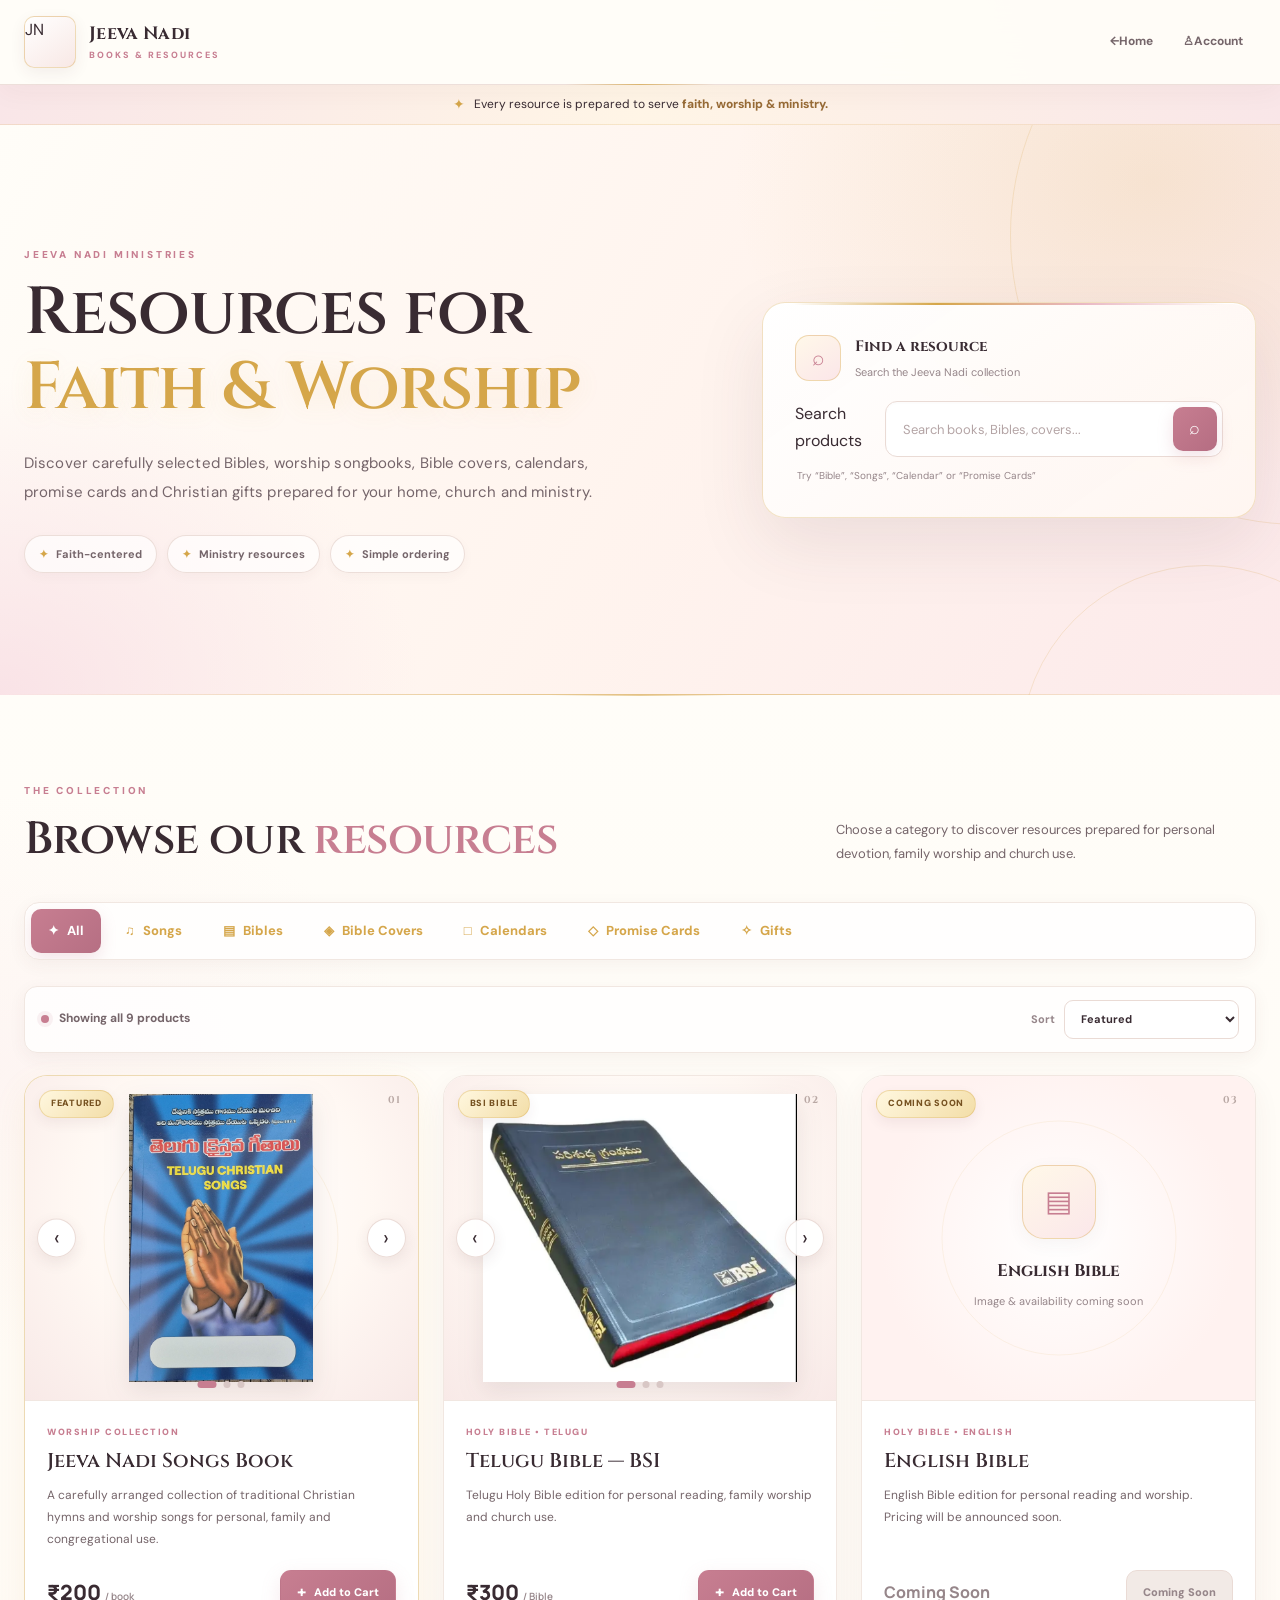
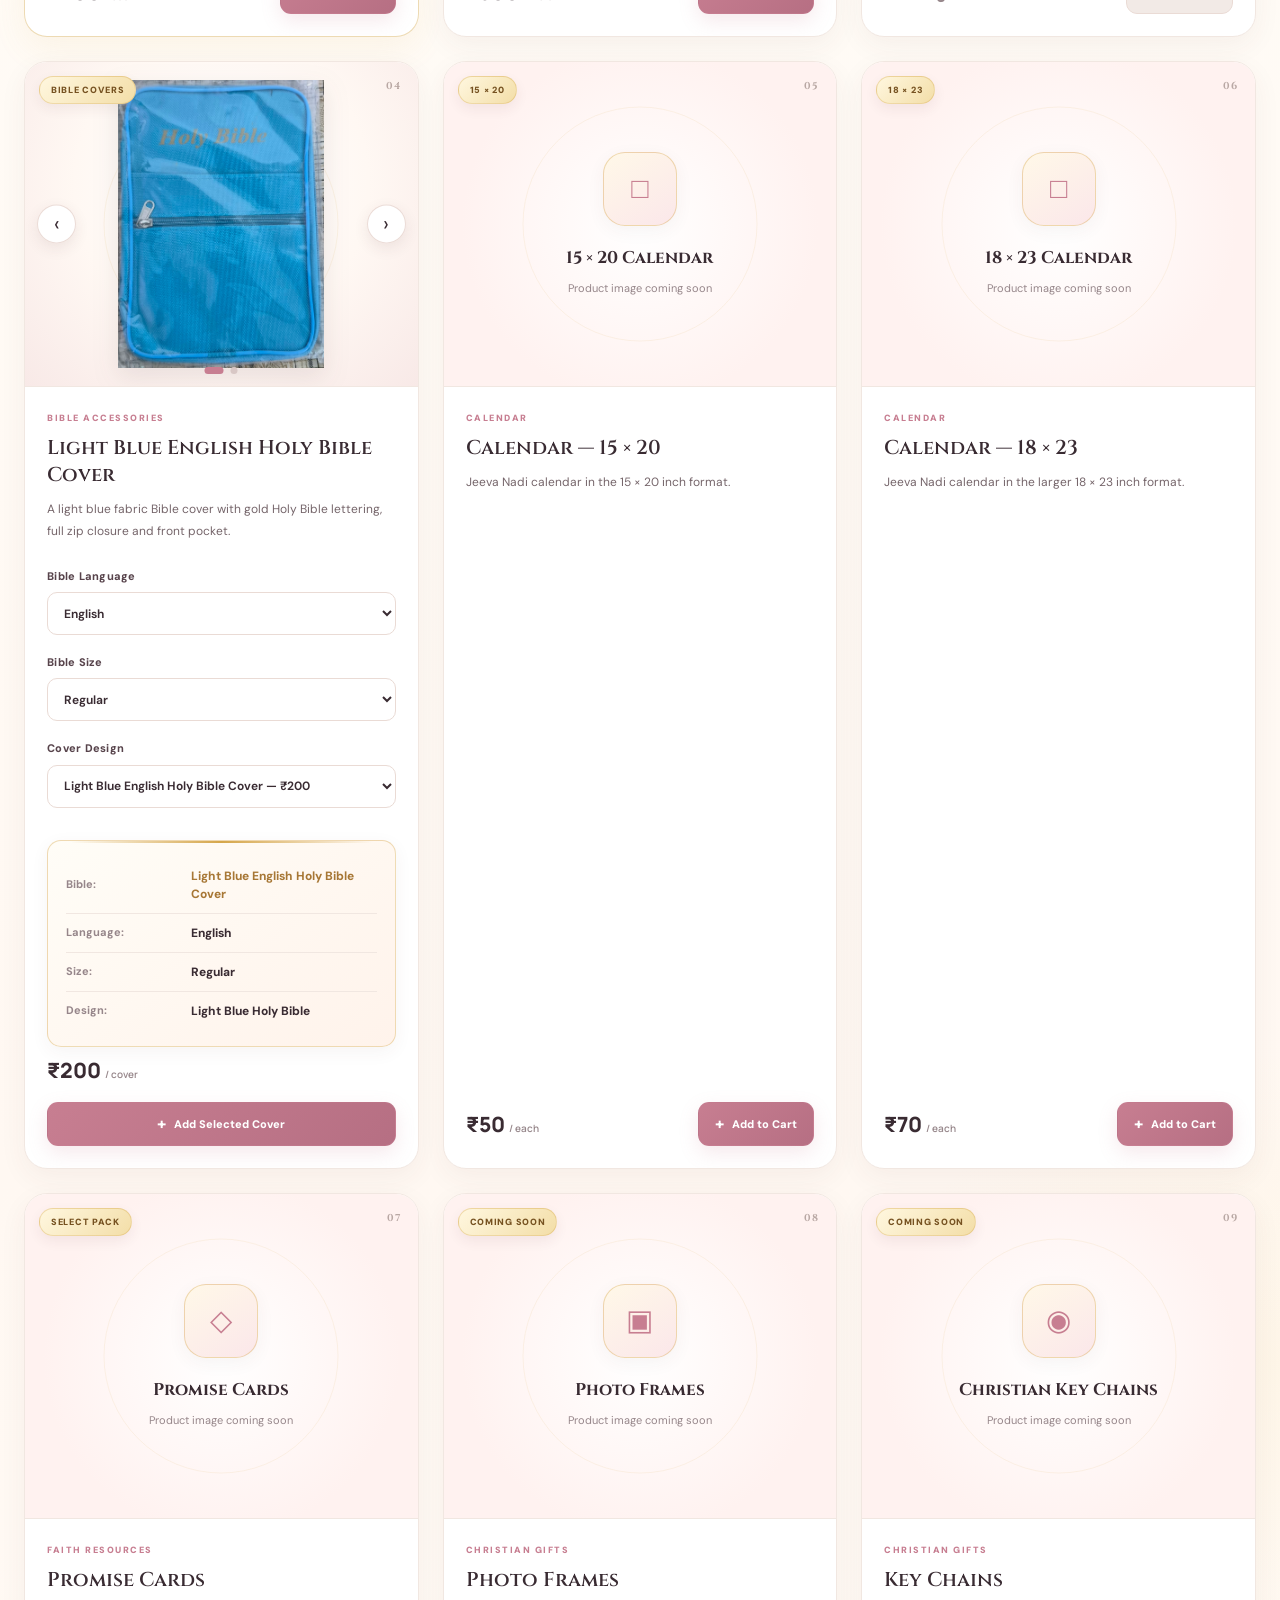
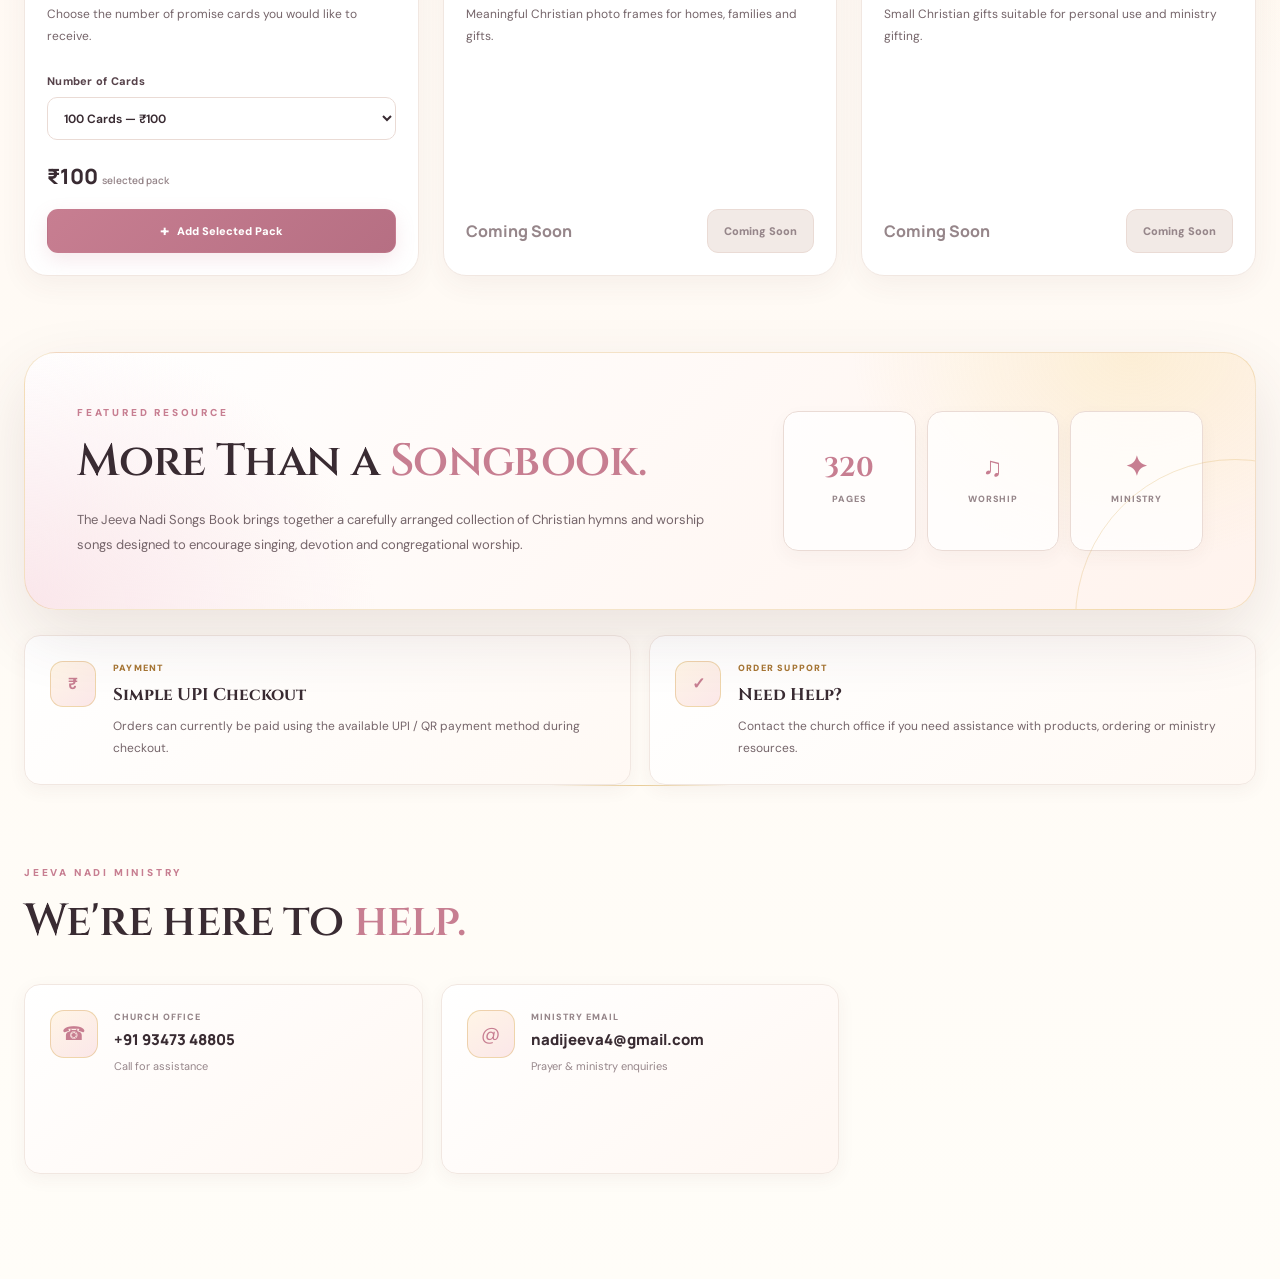
<file: book.html>
<!DOCTYPE html>

<html lang="en">

<head>


<!-- =====================================================
     DOCUMENT
====================================================== -->

<meta charset="UTF-8">

<meta
    name="viewport"
    content="width=device-width, initial-scale=1.0"
>

<meta
    name="theme-color"
    content="#07152d"
>

<meta
    name="color-scheme"
    content="light"
>

<meta
    name="description"
    content="Explore Jeeva Nadi Books — Christian books, Bibles, worship songbooks, Bible covers, calendars, promise cards and Christian gifts for personal devotion, family worship and ministry."
>

<meta
    name="keywords"
    content="Jeeva Nadi Books, Christian books, Telugu Bible, English Bible, worship songs, Bible covers, Christian gifts, promise cards, Christian calendars"
>

<meta
    name="author"
    content="Jeeva Nadi Ministries"
>

<meta
    name="robots"
    content="index, follow"
>

<link
    rel="canonical"
    href="https://www.jeevanadiministries.org/books.html"
>

<title>
    Jeeva Nadi Books | Christian Books &amp; Worship Resources
</title>


<!-- =====================================================
     OPEN GRAPH
====================================================== -->

<meta
    property="og:type"
    content="website"
>

<meta
    property="og:title"
    content="Jeeva Nadi Books | Christian Books &amp; Worship Resources"
>

<meta
    property="og:description"
    content="Faith-centered books, Bibles, worship resources, Bible covers, calendars, promise cards and Christian gifts from Jeeva Nadi Ministries."
>

<meta
    property="og:url"
    content="https://www.jeevanadiministries.org/books.html"
>

<meta
    property="og:site_name"
    content="Jeeva Nadi Ministries"
>


<!-- =====================================================
     FAVICON
====================================================== -->

<link
    rel="icon"
    type="image/jpeg"
    href="images/books logo.jpg"
>

<link
    rel="apple-touch-icon"
    href="images/books logo.jpg"
>


<!-- =====================================================
     PERFORMANCE
====================================================== -->

<link
    rel="preconnect"
    href="https://fonts.googleapis.com"
>

<link
    rel="preconnect"
    href="https://fonts.gstatic.com"
    crossorigin
>


<!-- =====================================================
     TYPOGRAPHY
====================================================== -->

<link
    href="https://fonts.googleapis.com/css2?family=Cinzel:wght@500;600;700&family=DM+Sans:wght@400;500;600;700&family=Manrope:wght@400;500;600;700;800&display=swap"
    rel="stylesheet"
>


<!-- =====================================================
     PAGE STYLES
====================================================== -->

<link
    rel="stylesheet"
    href="books.css"
>


</head>

<body>

<!-- =========================================================
     PAGE BACKGROUND
========================================================= -->

<div
    class="jn-books-page-glow"
    aria-hidden="true"
></div>

<!-- =========================================================
     SITE HEADER
========================================================= -->

<header class="jn-books-header">

<div class="jn-books-header-inner">

    <!-- BRAND -->

    <a
        href="index.html"
        class="jn-books-brand"
        aria-label="Jeeva Nadi Books — return to home"
    >

        <span
            class="jn-books-brand-mark"
            aria-hidden="true"
        >
            JN
        </span>

        <span class="jn-books-brand-copy">

            <strong>
                Jeeva Nadi
            </strong>

            <small>
                BOOKS &amp; RESOURCES
            </small>

        </span>

    </a>


    <!-- NAVIGATION -->

    <nav
        class="jn-books-header-actions"
        aria-label="Books navigation"
    >

        <a
            href="index.html"
            class="jn-books-header-link"
        >

            <span
                aria-hidden="true"
            >
                ←
            </span>

            <span>
                Home
            </span>

        </a>


        <a
            href="account.html"
            class="jn-books-header-link"
        >

            <span
                aria-hidden="true"
            >
                ♙
            </span>

            <span>
                Account
            </span>

        </a>

    </nav>

</div>


</header>

<!-- =========================================================
     ANNOUNCEMENT BAR
========================================================= -->

<div
    class="jn-books-announcement"
    role="note"
>


<div class="jn-books-shell jn-books-announcement-inner">

    <span
        class="jn-books-announcement-symbol"
        aria-hidden="true"
    >
        ✦
    </span>

    <span>
        Every resource is prepared to serve
        <strong>
            faith, worship &amp; ministry.
        </strong>
    </span>

</div>

</div>

<!-- =========================================================
     MAIN
========================================================= -->

<main id="main-content">

<!-- =========================================================
     HERO
========================================================= -->

<section
    class="jn-books-hero"
    aria-labelledby="books-hero-title"
>


<!-- Decorative atmosphere -->

<div
    class="jn-books-hero-orbit orbit-one"
    aria-hidden="true"
></div>

<div
    class="jn-books-hero-orbit orbit-two"
    aria-hidden="true"
></div>


<div class="jn-books-shell jn-books-hero-inner">


    <!-- HERO COPY -->

    <div class="jn-books-hero-content">

        <p class="jn-books-kicker">
            Jeeva Nadi Ministries
        </p>


        <h1
            id="books-hero-title"
            class="jn-books-hero-title"
        >

            Resources for

            <span>
                Faith &amp; Worship
            </span>

        </h1>


        <p class="jn-books-hero-description">

            Discover carefully selected Bibles,
            worship songbooks, Bible covers,
            calendars, promise cards and
            Christian gifts prepared for your
            home, church and ministry.

        </p>


        <div
            class="jn-books-hero-points"
            aria-label="Store benefits"
        >

            <div class="jn-books-hero-point">

                <span
                    class="jn-books-point-icon"
                    aria-hidden="true"
                >
                    ✦
                </span>

                <span>
                    Faith-centered
                </span>

            </div>


            <div class="jn-books-hero-point">

                <span
                    class="jn-books-point-icon"
                    aria-hidden="true"
                >
                    ✦
                </span>

                <span>
                    Ministry resources
                </span>

            </div>


            <div class="jn-books-hero-point">

                <span
                    class="jn-books-point-icon"
                    aria-hidden="true"
                >
                    ✦
                </span>

                <span>
                    Simple ordering
                </span>

            </div>

        </div>

    </div>


    <!-- HERO SEARCH -->

    <div class="jn-books-hero-search-card">

        <div class="jn-books-search-heading">

            <span
                class="jn-books-search-icon"
                aria-hidden="true"
            >
                ⌕
            </span>

            <div>

                <strong>
                    Find a resource
                </strong>

                <small>
                    Search the Jeeva Nadi collection
                </small>

            </div>

        </div>


        <form
            class="jn-books-search"
            id="book-search-form"
            role="search"
        >

            <label
                class="jn-books-sr-only"
                for="book-search"
            >
                Search products
            </label>


            <input
                type="search"
                id="book-search"
                name="search"
                placeholder="Search books, Bibles, covers..."
                autocomplete="off"
                spellcheck="false"
                enterkeyhint="search"
                aria-controls="product-grid"
            >


            <button
                type="submit"
                id="search-button"
                class="jn-books-search-button"
                aria-label="Search products"
            >

                <span
                    aria-hidden="true"
                >
                    ⌕
                </span>

            </button>

        </form>


        <p class="jn-books-search-hint">

            Try
            <span>“Bible”</span>,
            <span>“Songs”</span>,
            <span>“Calendar”</span>
            or
            <span>“Promise Cards”</span>

        </p>

    </div>

</div>


</section>

<!-- =========================================================
     STORE
========================================================= -->

<section
    class="jn-books-store"
    aria-labelledby="collection-title"
>

<div class="jn-books-shell">


    <!-- =================================================
         SECTION INTRO
    ================================================== -->

    <div class="jn-books-section-heading">

        <div>

            <p class="jn-books-section-label">
                The Collection
            </p>

            <h2 id="collection-title">

                Browse our

                <span>
                    resources
                </span>

            </h2>

        </div>


        <p class="jn-books-section-description">

            Choose a category to discover
            resources prepared for personal
            devotion, family worship and
            church use.

        </p>

    </div>


    <!-- =================================================
         CATEGORY NAVIGATION
    ================================================== -->

    <div
        class="jn-books-category-wrapper"
        id="category-tabs"
        role="tablist"
        aria-label="Product categories"
    >

        <button
            type="button"
            class="jn-books-category-tab active"
            data-category="all"
            role="tab"
            aria-selected="true"
            aria-controls="product-grid"
        >

            <span aria-hidden="true">
                ✦
            </span>

            <span>
                All
            </span>

        </button>


        <button
            type="button"
            class="jn-books-category-tab"
            data-category="songs"
            role="tab"
            aria-selected="false"
            aria-controls="product-grid"
        >

            <span aria-hidden="true">
                ♫
            </span>

            <span>
                Songs
            </span>

        </button>


        <button
            type="button"
            class="jn-books-category-tab"
            data-category="bibles"
            role="tab"
            aria-selected="false"
            aria-controls="product-grid"
        >

            <span aria-hidden="true">
                ▤
            </span>

            <span>
                Bibles
            </span>

        </button>


        <button
            type="button"
            class="jn-books-category-tab"
            data-category="covers"
            role="tab"
            aria-selected="false"
            aria-controls="product-grid"
        >

            <span aria-hidden="true">
                ◈
            </span>

            <span>
                Bible Covers
            </span>

        </button>


        <button
            type="button"
            class="jn-books-category-tab"
            data-category="calendars"
            role="tab"
            aria-selected="false"
            aria-controls="product-grid"
        >

            <span aria-hidden="true">
                □
            </span>

            <span>
                Calendars
            </span>

        </button>


        <button
            type="button"
            class="jn-books-category-tab"
            data-category="promises"
            role="tab"
            aria-selected="false"
            aria-controls="product-grid"
        >

            <span aria-hidden="true">
                ◇
            </span>

            <span>
                Promise Cards
            </span>

        </button>


        <button
            type="button"
            class="jn-books-category-tab"
            data-category="gifts"
            role="tab"
            aria-selected="false"
            aria-controls="product-grid"
        >

            <span aria-hidden="true">
                ✧
            </span>

            <span>
                Gifts
            </span>

        </button>

    </div>


    <!-- =================================================
         PRODUCT TOOLBAR
    ================================================== -->

    <div class="jn-books-toolbar">

        <div class="jn-books-toolbar-left">

            <span
                class="jn-books-result-dot"
                aria-hidden="true"
            ></span>

            <span
                id="result-count"
                class="jn-books-result-count"
                aria-live="polite"
            >
                Showing all products
            </span>

        </div>


        <div class="jn-books-toolbar-right">

            <label
                class="jn-books-sort-wrap"
                for="sort-products"
            >

                <span>
                    Sort
                </span>

                <select
                    id="sort-products"
                    class="jn-books-sort"
                    aria-label="Sort products"
                >

                    <option value="featured">
                        Featured
                    </option>

                    <option value="low">
                        Price: Low to High
                    </option>

                    <option value="high">
                        Price: High to Low
                    </option>

                    <option value="name">
                        Name: A–Z
                    </option>

                </select>

            </label>

        </div>

    </div>


    <!-- =================================================
         PRODUCT GRID
    ================================================== -->

    <div
        id="product-grid"
        class="jn-books-product-grid"
        aria-live="polite"
    >


    <!-- =================================================
         01 — SONGS BOOK
    ================================================== -->

    <article
        class="jn-books-product-card jn-books-featured-product"
        data-product-card
        data-product-id="songs-book"
        data-category="songs"
        data-name="Jeeva Nadi Songs Book"
        data-price="200"
        data-search="songs songbook worship hymns christian songs telugu hindi english"
    >

        <div class="jn-books-product-media">

            <span class="jn-books-product-badge">
                Featured
            </span>

            <span class="jn-books-product-number">
                01
            </span>


            <button
                type="button"
                class="jn-books-gallery-button left"
                aria-label="Previous image of Jeeva Nadi Songs Book"
            >
                ‹
            </button>


            <img
                class="jn-books-product-image"
                src="images/Songs Book 1.jpg"
                data-images='[
                    "images/Songs Book 1.jpg",
                    "images/Songs Book 2.jpg",
                    "images/Songs Book 3.jpg"
                ]'
                data-index="0"
                alt="Jeeva Nadi Songs Book"
                loading="eager"
                decoding="async"
            >


            <button
                type="button"
                class="jn-books-gallery-button right"
                aria-label="Next image of Jeeva Nadi Songs Book"
            >
                ›
            </button>


            <div
                class="jn-books-image-dots"
                aria-hidden="true"
            ></div>

        </div>


        <div class="jn-books-product-info">

            <p class="jn-books-product-category">
                Worship Collection
            </p>

            <h3 class="jn-books-product-title">
                Jeeva Nadi Songs Book
            </h3>

            <p class="jn-books-product-description">
                A carefully arranged collection
                of traditional Christian hymns
                and worship songs for personal,
                family and congregational use.
            </p>


            <div class="jn-books-product-bottom">

                <div class="jn-books-product-price">
                    ₹200
                    <small>
                        / book
                    </small>
                </div>


                <button
                    type="button"
                    class="jn-books-add-cart"
                    data-product="Jeeva Nadi Songs Book"
                    data-price="200"
                    data-variant=""
                    data-category="songs"
                    data-image="images/Songs Book 1.jpg"
                >

                    <span aria-hidden="true">
                        +
                    </span>

                    Add to Cart

                </button>

            </div>

        </div>

    </article>


    <!-- =================================================
         02 — TELUGU BIBLE
    ================================================== -->

    <article
        class="jn-books-product-card"
        data-product-card
        data-product-id="telugu-bible-bsi"
        data-category="bibles"
        data-name="Telugu Bible — BSI"
        data-price="300"
        data-search="telugu bible bsi holy bible scripture bible"
    >

        <div class="jn-books-product-media">

            <span class="jn-books-product-badge">
                BSI Bible
            </span>

            <span class="jn-books-product-number">
                02
            </span>


            <button
                type="button"
                class="jn-books-gallery-button left"
                aria-label="Previous image of Telugu Bible BSI"
            >
                ‹
            </button>


            <img
                class="jn-books-product-image"
                src="images/Telugu Bible BSI 1.png"
                data-images='[
                    "images/Telugu Bible BSI 1.png",
                    "images/Telugu Bible BSI 2.jpg",
                    "images/Telugu Bible BSI 3.jpg"
                ]'
                data-index="0"
                alt="Telugu Bible BSI"
                loading="lazy"
                decoding="async"
            >


            <button
                type="button"
                class="jn-books-gallery-button right"
                aria-label="Next image of Telugu Bible BSI"
            >
                ›
            </button>


            <div
                class="jn-books-image-dots"
                aria-hidden="true"
            ></div>

        </div>


        <div class="jn-books-product-info">

            <p class="jn-books-product-category">
                Holy Bible • Telugu
            </p>

            <h3 class="jn-books-product-title">
                Telugu Bible — BSI
            </h3>

            <p class="jn-books-product-description">
                Telugu Holy Bible edition for
                personal reading, family worship
                and church use.
            </p>


            <div class="jn-books-product-bottom">

                <div class="jn-books-product-price">
                    ₹300
                    <small>
                        / Bible
                    </small>
                </div>


                <button
                    type="button"
                    class="jn-books-add-cart"
                    data-product="Telugu Bible — BSI"
                    data-price="300"
                    data-variant="Language: Telugu"
                    data-category="bibles"
                    data-image="images/Telugu Bible BSI 1.png"
                >

                    <span aria-hidden="true">
                        +
                    </span>

                    Add to Cart

                </button>

            </div>

        </div>

    </article>


    <!-- =================================================
         03 — ENGLISH BIBLE
    ================================================== -->

    <article
        class="jn-books-product-card jn-books-coming-soon-card"
        data-product-card
        data-product-id="english-bible"
        data-category="bibles"
        data-name="English Bible"
        data-price="0"
        data-coming-soon="true"
        data-search="english bible holy bible scripture coming soon"
    >

        <div class="jn-books-product-media">

            <span class="jn-books-product-badge">
                Coming Soon
            </span>

            <span class="jn-books-product-number">
                03
            </span>


            <div
                class="jn-books-placeholder"
                aria-label="English Bible coming soon"
            >

                <span
                    class="jn-books-placeholder-icon"
                    aria-hidden="true"
                >
                    ▤
                </span>

                <strong>
                    English Bible
                </strong>

                <small>
                    Image &amp; availability coming soon
                </small>

            </div>

        </div>


        <div class="jn-books-product-info">

            <p class="jn-books-product-category">
                Holy Bible • English
            </p>

            <h3 class="jn-books-product-title">
                English Bible
            </h3>

            <p class="jn-books-product-description">
                English Bible edition for
                personal reading and worship.
                Pricing will be announced soon.
            </p>


            <div class="jn-books-product-bottom">

                <div class="jn-books-product-price coming-soon-price">
                    Coming Soon
                </div>


                <button
                    type="button"
                    class="jn-books-add-cart"
                    disabled
                    aria-disabled="true"
                >
                    Coming Soon
                </button>

            </div>

        </div>

    </article>


    <!-- =================================================
         04 — BIBLE COVERS
    ================================================== -->

    <article
        class="jn-books-product-card jn-books-bible-covers-card"
        data-product-card
        data-product-id="bible-covers"
        data-category="covers"
        data-name="Bible Covers"
        data-price="100"
        data-search="bible cover bible covers floral fabric leather bible cover english telugu regular small"
    >

        <div class="jn-books-product-media">

            <span class="jn-books-product-badge">
                Bible Covers
            </span>

            <span class="jn-books-product-number">
                04
            </span>


            <div class="jn-books-cover-image-wrap">

                <img
                    id="selected-cover-image"
                    class="jn-books-product-image jn-books-cover-main-image"
                    src="images/bc 8 english.jpeg"
                    alt="Selected Bible cover"
                    loading="lazy"
                    decoding="async"
                >


                <button
                    type="button"
                    id="cover-gallery-prev"
                    class="jn-books-gallery-button left"
                    aria-label="Previous Bible cover image"
                >
                    ‹
                </button>


                <button
                    type="button"
                    id="cover-gallery-next"
                    class="jn-books-gallery-button right"
                    aria-label="Next Bible cover image"
                >
                    ›
                </button>

            </div>


            <div
                id="cover-image-dots"
                class="jn-books-image-dots"
                aria-hidden="true"
            ></div>

        </div>


        <div class="jn-books-product-info">

            <p class="jn-books-product-category">
                Bible Accessories
            </p>


            <h3
                id="selected-cover-name"
                class="jn-books-product-title"
            >
                Floral Fabric &amp; Leather Bible Covers
            </h3>


            <p
                id="cover-design-description"
                class="jn-books-product-description"
            >
                Beautiful Bible covers available
                in floral fabric and leather designs,
                suitable for regular and small Bibles.
            </p>


            <!-- LANGUAGE -->

            <div class="jn-books-variant-row">

                <label for="cover-language">
                    Bible Language
                </label>

                <select
                    id="cover-language"
                    class="jn-books-cover-language"
                    data-cover-language
                >

                    <option value="English">
                        English
                    </option>

                    <option value="Telugu">
                        Telugu
                    </option>

                </select>

            </div>


            <!-- SIZE -->

            <div class="jn-books-variant-row">

                <label for="cover-size">
                    Bible Size
                </label>

                <select
                    id="cover-size"
                    class="jn-books-cover-size"
                    data-cover-size
                >

                    <option value="Regular">
                        Regular
                    </option>

                    <option value="Small">
                        Small
                    </option>

                </select>

            </div>


            <!-- DESIGN -->

            <div class="jn-books-variant-row">

                <label for="cover-design">
                    Cover Design
                </label>

                <select
                    id="cover-design"
                    class="jn-books-cover-design"
                    data-cover-design
                >

                    <optgroup label="Regular Covers">

                        <option
                            value="Floral Fabric"
                            data-price="100"
                            data-size="Regular"
                            data-type="Floral Fabric"
                            data-image="images/bc 8 english.jpeg"
                        >
                            Floral Fabric — ₹100
                        </option>

                        <option
                            value="Dark Brown Leather"
                            data-price="150"
                            data-size="Regular"
                            data-type="Leather"
                            data-image="images/bc 8 english.jpeg"
                        >
                            Dark Brown Leather — ₹150
                        </option>

                        <option
                            value="Black Leather"
                            data-price="100"
                            data-size="Regular"
                            data-type="Leather"
                            data-image="images/bc 8 english.jpeg"
                        >
                            Black Leather — ₹100
                        </option>

                        <option
                            value="Maroon Patterned Leather"
                            data-price="250"
                            data-size="Regular"
                            data-type="Leather"
                            data-image="images/bc 8 english.jpeg"
                        >
                            Maroon Patterned Leather — ₹250
                        </option>

                        <option
                            value="Paisley Patterned Leather"
                            data-price="500"
                            data-size="Regular"
                            data-type="Leather"
                            data-image="images/bc 8 english.jpeg"
                        >
                            Paisley Patterned Leather — ₹500
                        </option>

                        <option
                            value="Black Leather Bible Pouch"
                            data-price="150"
                            data-size="Regular"
                            data-type="Leather"
                            data-image="images/bc 8 english.jpeg"
                        >
                            Black Leather Bible Pouch — ₹150
                        </option>

                        <option
                            value="Red-Yellow Patterned Leather"
                            data-price="500"
                            data-size="Regular"
                            data-type="Leather"
                            data-image="images/bc 8 english.jpeg"
                        >
                            Red-Yellow Patterned Leather — ₹500
                        </option>

                        <option
                            value="Black Smooth Leather"
                            data-price="200"
                            data-size="Regular"
                            data-type="Leather"
                            data-image="images/bc 8 english.jpeg"
                        >
                            Black Smooth Leather — ₹200
                        </option>

                        <option
                            value="Brown Classic Leather"
                            data-price="200"
                            data-size="Regular"
                            data-type="Leather"
                            data-image="images/bc 8 english.jpeg"
                        >
                            Brown Classic Leather — ₹200
                        </option>

                    </optgroup>


                    <optgroup label="Small Covers">

                        <option
                            value="Small Black Leather"
                            data-price="100"
                            data-size="Small"
                            data-type="Leather"
                            data-image="images/bc 8 english.jpeg"
                        >
                            Small Black Leather — ₹100
                        </option>

                    </optgroup>

                </select>

            </div>


            <!-- SELECTED COVER SUMMARY -->

            <div class="jn-books-cover-selected-info">

                <div class="jn-books-cover-selected-row">

                    <span>
                        Bible:
                    </span>

                    <strong id="selected-cover-display-name">
                        Floral Fabric English Bible
                    </strong>

                </div>


                <div class="jn-books-cover-selected-row">

                    <span>
                        Language:
                    </span>

                    <strong id="selected-cover-language">
                        English
                    </strong>

                </div>


                <div class="jn-books-cover-selected-row">

                    <span>
                        Size:
                    </span>

                    <strong id="selected-cover-size">
                        Regular
                    </strong>

                </div>


                <div class="jn-books-cover-selected-row">

                    <span>
                        Design:
                    </span>

                    <strong id="selected-cover-design">
                        Floral Fabric
                    </strong>

                </div>

            </div>


            <!-- PRICE -->

            <div
                id="cover-selected-price"
                class="jn-books-product-price jn-books-cover-display-price"
                data-cover-price
            >

                ₹100

                <small>
                    / Regular cover
                </small>

            </div>


            <!-- CART -->

            <button
                type="button"
                class="jn-books-add-cart"
                id="add-cover-to-cart"
                data-add-cover
                data-product="Bible Cover"
                data-price="100"
                data-variant="English — Floral Fabric — Regular"
                data-category="covers"
                data-image="images/bc 8 english.jpeg"
            >

                <span aria-hidden="true">
                    +
                </span>

                Add Selected Cover

            </button>

        </div>

    </article>


    <!-- =================================================
         05 — CALENDAR 15 × 20
    ================================================== -->

    <article
        class="jn-books-product-card"
        data-product-card
        data-product-id="calendar-15x20"
        data-category="calendars"
        data-name="Jeeva Nadi Calendar 15 x 20"
        data-price="50"
        data-search="calendar 15 20 telugu english"
    >

        <div class="jn-books-product-media">

            <span class="jn-books-product-badge">
                15 × 20
            </span>

            <span class="jn-books-product-number">
                05
            </span>


            <div
                class="jn-books-placeholder"
                aria-label="15 by 20 calendar image coming soon"
            >

                <span
                    class="jn-books-placeholder-icon"
                    aria-hidden="true"
                >
                    □
                </span>

                <strong>
                    15 × 20 Calendar
                </strong>

                <small>
                    Product image coming soon
                </small>

            </div>

        </div>


        <div class="jn-books-product-info">

            <p class="jn-books-product-category">
                Calendar
            </p>

            <h3 class="jn-books-product-title">
                Calendar — 15 × 20
            </h3>

            <p class="jn-books-product-description">
                Jeeva Nadi calendar in the
                15 × 20 inch format.
            </p>


            <div class="jn-books-product-bottom">

                <div class="jn-books-product-price">

                    ₹50

                    <small>
                        / each
                    </small>

                </div>


                <button
                    type="button"
                    class="jn-books-add-cart"
                    data-product="Calendar 15 x 20"
                    data-price="50"
                    data-variant="15 × 20"
                    data-category="calendars"
                >

                    <span aria-hidden="true">
                        +
                    </span>

                    Add to Cart

                </button>

            </div>

        </div>

    </article>


    <!-- =================================================
         06 — CALENDAR 18 × 23
    ================================================== -->

    <article
        class="jn-books-product-card"
        data-product-card
        data-product-id="calendar-18x23"
        data-category="calendars"
        data-name="Jeeva Nadi Calendar 18 x 23"
        data-price="70"
        data-search="calendar 18 23 telugu english"
    >

        <div class="jn-books-product-media">

            <span class="jn-books-product-badge">
                18 × 23
            </span>

            <span class="jn-books-product-number">
                06
            </span>


            <div
                class="jn-books-placeholder"
                aria-label="18 by 23 calendar image coming soon"
            >

                <span
                    class="jn-books-placeholder-icon"
                    aria-hidden="true"
                >
                    □
                </span>

                <strong>
                    18 × 23 Calendar
                </strong>

                <small>
                    Product image coming soon
                </small>

            </div>

        </div>


        <div class="jn-books-product-info">

            <p class="jn-books-product-category">
                Calendar
            </p>

            <h3 class="jn-books-product-title">
                Calendar — 18 × 23
            </h3>

            <p class="jn-books-product-description">
                Jeeva Nadi calendar in the
                larger 18 × 23 inch format.
            </p>


            <div class="jn-books-product-bottom">

                <div class="jn-books-product-price">

                    ₹70

                    <small>
                        / each
                    </small>

                </div>


                <button
                    type="button"
                    class="jn-books-add-cart"
                    data-product="Calendar 18 x 23"
                    data-price="70"
                    data-variant="18 × 23"
                    data-category="calendars"
                >

                    <span aria-hidden="true">
                        +
                    </span>

                    Add to Cart

                </button>

            </div>

        </div>

    </article>


    <!-- =================================================
         07 — PROMISE CARDS
    ================================================== -->

    <article
        class="jn-books-product-card"
        data-product-card
        data-product-id="promise-cards"
        data-category="promises"
        data-name="Promise Cards"
        data-price="100"
        data-search="promise cards christian promise cards"
    >

        <div class="jn-books-product-media">

            <span class="jn-books-product-badge">
                Select Pack
            </span>

            <span class="jn-books-product-number">
                07
            </span>


            <div
                class="jn-books-placeholder"
                aria-label="Promise Cards"
            >

                <span
                    class="jn-books-placeholder-icon"
                    aria-hidden="true"
                >
                    ◇
                </span>

                <strong>
                    Promise Cards
                </strong>

                <small>
                    Product image coming soon
                </small>

            </div>

        </div>


        <div class="jn-books-product-info">

            <p class="jn-books-product-category">
                Faith Resources
            </p>

            <h3 class="jn-books-product-title">
                Promise Cards
            </h3>

            <p class="jn-books-product-description">
                Choose the number of promise
                cards you would like to receive.
            </p>


            <div class="jn-books-variant-row">

                <label for="promise-quantity">
                    Number of Cards
                </label>

                <select
                    id="promise-quantity"
                    class="jn-books-promise-select"
                >

                    <option
                        value="100"
                        data-price="100"
                    >
                        100 Cards — ₹100
                    </option>

                    <option
                        value="200"
                        data-price="200"
                    >
                        200 Cards — ₹200
                    </option>

                    <option
                        value="300"
                        data-price="300"
                    >
                        300 Cards — ₹300
                    </option>

                    <option
                        value="400"
                        data-price="400"
                    >
                        400 Cards — ₹400
                    </option>

                    <option
                        value="500"
                        data-price="500"
                    >
                        500 Cards — ₹500
                    </option>

                    <option
                        value="600"
                        data-price="600"
                    >
                        600 Cards — ₹600
                    </option>

                    <option
                        value="700"
                        data-price="700"
                    >
                        700 Cards — ₹700
                    </option>

                </select>

            </div>


            <div
                class="jn-books-product-price jn-books-promise-price"
            >

                ₹100

                <small>
                    selected pack
                </small>

            </div>


            <button
                type="button"
                class="jn-books-add-cart"
                data-product="Promise Cards"
                data-price="100"
                data-variant="100 Cards"
                data-category="promises"
            >

                <span aria-hidden="true">
                    +
                </span>

                Add Selected Pack

            </button>

        </div>

    </article>


    <!-- =================================================
         08 — PHOTO FRAMES
    ================================================== -->

    <article
        class="jn-books-product-card jn-books-coming-soon-card"
        data-product-card
        data-product-id="christian-photo-frames"
        data-category="gifts"
        data-name="Christian Photo Frames"
        data-price="0"
        data-coming-soon="true"
        data-search="photo frames christian gifts frame coming soon"
    >

        <div class="jn-books-product-media">

            <span class="jn-books-product-badge">
                Coming Soon
            </span>

            <span class="jn-books-product-number">
                08
            </span>


            <div
                class="jn-books-placeholder"
                aria-label="Christian photo frames coming soon"
            >

                <span
                    class="jn-books-placeholder-icon"
                    aria-hidden="true"
                >
                    ▣
                </span>

                <strong>
                    Photo Frames
                </strong>

                <small>
                    Product image coming soon
                </small>

            </div>

        </div>


        <div class="jn-books-product-info">

            <p class="jn-books-product-category">
                Christian Gifts
            </p>

            <h3 class="jn-books-product-title">
                Photo Frames
            </h3>

            <p class="jn-books-product-description">
                Meaningful Christian photo frames
                for homes, families and gifts.
            </p>


            <div class="jn-books-product-bottom">

                <div class="jn-books-product-price coming-soon-price">
                    Coming Soon
                </div>

                <button
                    type="button"
                    class="jn-books-add-cart"
                    disabled
                    aria-disabled="true"
                >
                    Coming Soon
                </button>

            </div>

        </div>

    </article>


    <!-- =================================================
         09 — KEY CHAINS
    ================================================== -->

    <article
        class="jn-books-product-card jn-books-coming-soon-card"
        data-product-card
        data-product-id="christian-key-chains"
        data-category="gifts"
        data-name="Christian Key Chains"
        data-price="0"
        data-coming-soon="true"
        data-search="key chains christian gifts keychain coming soon"
    >

        <div class="jn-books-product-media">

            <span class="jn-books-product-badge">
                Coming Soon
            </span>

            <span class="jn-books-product-number">
                09
            </span>


            <div
                class="jn-books-placeholder"
                aria-label="Christian key chains coming soon"
            >

                <span
                    class="jn-books-placeholder-icon"
                    aria-hidden="true"
                >
                    ◉
                </span>

                <strong>
                    Christian Key Chains
                </strong>

                <small>
                    Product image coming soon
                </small>

            </div>

        </div>


        <div class="jn-books-product-info">

            <p class="jn-books-product-category">
                Christian Gifts
            </p>

            <h3 class="jn-books-product-title">
                Key Chains
            </h3>

            <p class="jn-books-product-description">
                Small Christian gifts suitable
                for personal use and ministry
                gifting.
            </p>


            <div class="jn-books-product-bottom">

                <div class="jn-books-product-price coming-soon-price">
                    Coming Soon
                </div>


                <button
                    type="button"
                    class="jn-books-add-cart"
                    disabled
                    aria-disabled="true"
                >
                    Coming Soon
                </button>

            </div>

        </div>

    </article>


    </div>


    <!-- =================================================
         EMPTY SEARCH STATE
    ================================================== -->

    <div
        id="empty-state"
        class="jn-books-empty-state"
        hidden
    >

        <div
            class="jn-books-empty-symbol"
            aria-hidden="true"
        >
            ⌕
        </div>

        <p class="jn-books-empty-label">
            Nothing matched
        </p>

        <h2>
            We couldn't find that resource
        </h2>

        <p>
            Try another search term or browse
            one of the categories above.
        </p>

    </div>


    <!-- =================================================
         FEATURED STORY
    ================================================== -->

    <section
        class="jn-books-story-panel"
        aria-labelledby="featured-resource-title"
    >

        <div class="jn-books-story-content">

            <p class="jn-books-section-label">
                Featured Resource
            </p>


            <h2 id="featured-resource-title">

                More Than a

                <span>
                    Songbook.
                </span>

            </h2>


            <p class="jn-books-story-text">

                The Jeeva Nadi Songs Book brings
                together a carefully arranged
                collection of Christian hymns
                and worship songs designed to
                encourage singing, devotion
                and congregational worship.

            </p>

        </div>


        <div class="jn-books-story-stat-grid">

            <div class="jn-books-story-stat">

                <strong>
                    320
                </strong>

                <span>
                    Pages
                </span>

            </div>


            <div class="jn-books-story-stat">

                <strong aria-hidden="true">
                    ♫
                </strong>

                <span>
                    Worship
                </span>

            </div>


            <div class="jn-books-story-stat">

                <strong aria-hidden="true">
                    ✦
                </strong>

                <span>
                    Ministry
                </span>

            </div>

        </div>

    </section>


    <!-- =================================================
         STORE INFORMATION
    ================================================== -->

    <section
        class="jn-books-information-grid"
        aria-label="Store information"
    >

        <article class="jn-books-information-card">

            <div
                class="jn-books-information-icon"
                aria-hidden="true"
            >
                ₹
            </div>


            <div>

                <p class="jn-books-information-label">
                    Payment
                </p>

                <h3>
                    Simple UPI Checkout
                </h3>

                <p>
                    Orders can currently be paid
                    using the available UPI / QR
                    payment method during checkout.
                </p>

            </div>

        </article>


        <article class="jn-books-information-card">

            <div
                class="jn-books-information-icon"
                aria-hidden="true"
            >
                ✓
            </div>


            <div>

                <p class="jn-books-information-label">
                    Order Support
                </p>

                <h3>
                    Need Help?
                </h3>

                <p>
                    Contact the church office if you
                    need assistance with products,
                    ordering or ministry resources.
                </p>

            </div>

        </article>

    </section>


    <!-- =================================================
         CONTACT
    ================================================== -->

    <section
        class="jn-books-contact-section"
        aria-labelledby="contact-title"
    >

        <div class="jn-books-contact-heading">

            <p class="jn-books-section-label">
                Jeeva Nadi Ministry
            </p>


            <h2 id="contact-title">

                We're here to

                <span>
                    help.
                </span>

            </h2>

        </div>


        <div class="jn-books-contact-grid">


            <!-- PHONE -->

            <a
                href="tel:+919347348805"
                class="jn-books-contact-card"
                aria-label="Call Jeeva Nadi Church Office"
            >

                <span
                    class="jn-books-contact-icon"
                    aria-hidden="true"
                >
                    ☎
                </span>


                <span class="jn-books-contact-copy">

                    <small>
                        Church Office
                    </small>

                    <strong>
                        +91 93473 48805
                    </strong>

                    <em>
                        Call for assistance
                    </em>

                </span>

            </a>


            <!-- EMAIL -->

            <a
                href="mailto:nadijeeva4@gmail.com"
                class="jn-books-contact-card"
                aria-label="Email Jeeva Nadi Ministry"
            >

                <span
                    class="jn-books-contact-icon"
                    aria-hidden="true"
                >
                    @
                </span>


                <span class="jn-books-contact-copy">

                    <small>
                        Ministry Email
                    </small>

                    <strong>
                        nadijeeva4@gmail.com
                    </strong>

                    <em>
                        Prayer &amp; ministry enquiries
                    </em>

                </span>

            </a>

        </div>

    </section>

</div>


</section>

</main>

<!-- =========================================================
     FLOATING CART
========================================================= -->

<a
href="cart.html"
class="jn-books-cart-float"
aria-label="Open shopping cart"

>

<span
    class="jn-books-cart-icon"
    aria-hidden="true"
>
    🛒
</span>


<span class="jn-books-cart-label">
    Cart
</span>


<span
    id="cart-count"
    class="jn-books-cart-count"
    aria-live="polite"
>
    0
</span>

</a>

<!-- =========================================================
     STORE TOAST
========================================================= -->

<div
    id="store-toast"
    class="jn-books-toast"
    role="status"
    aria-live="polite"
></div>

<!-- =========================================================
     JAVASCRIPT
========================================================= -->

<script
    type="module"
    src="js/books.js"
></script>

</body>

</html>
</file>
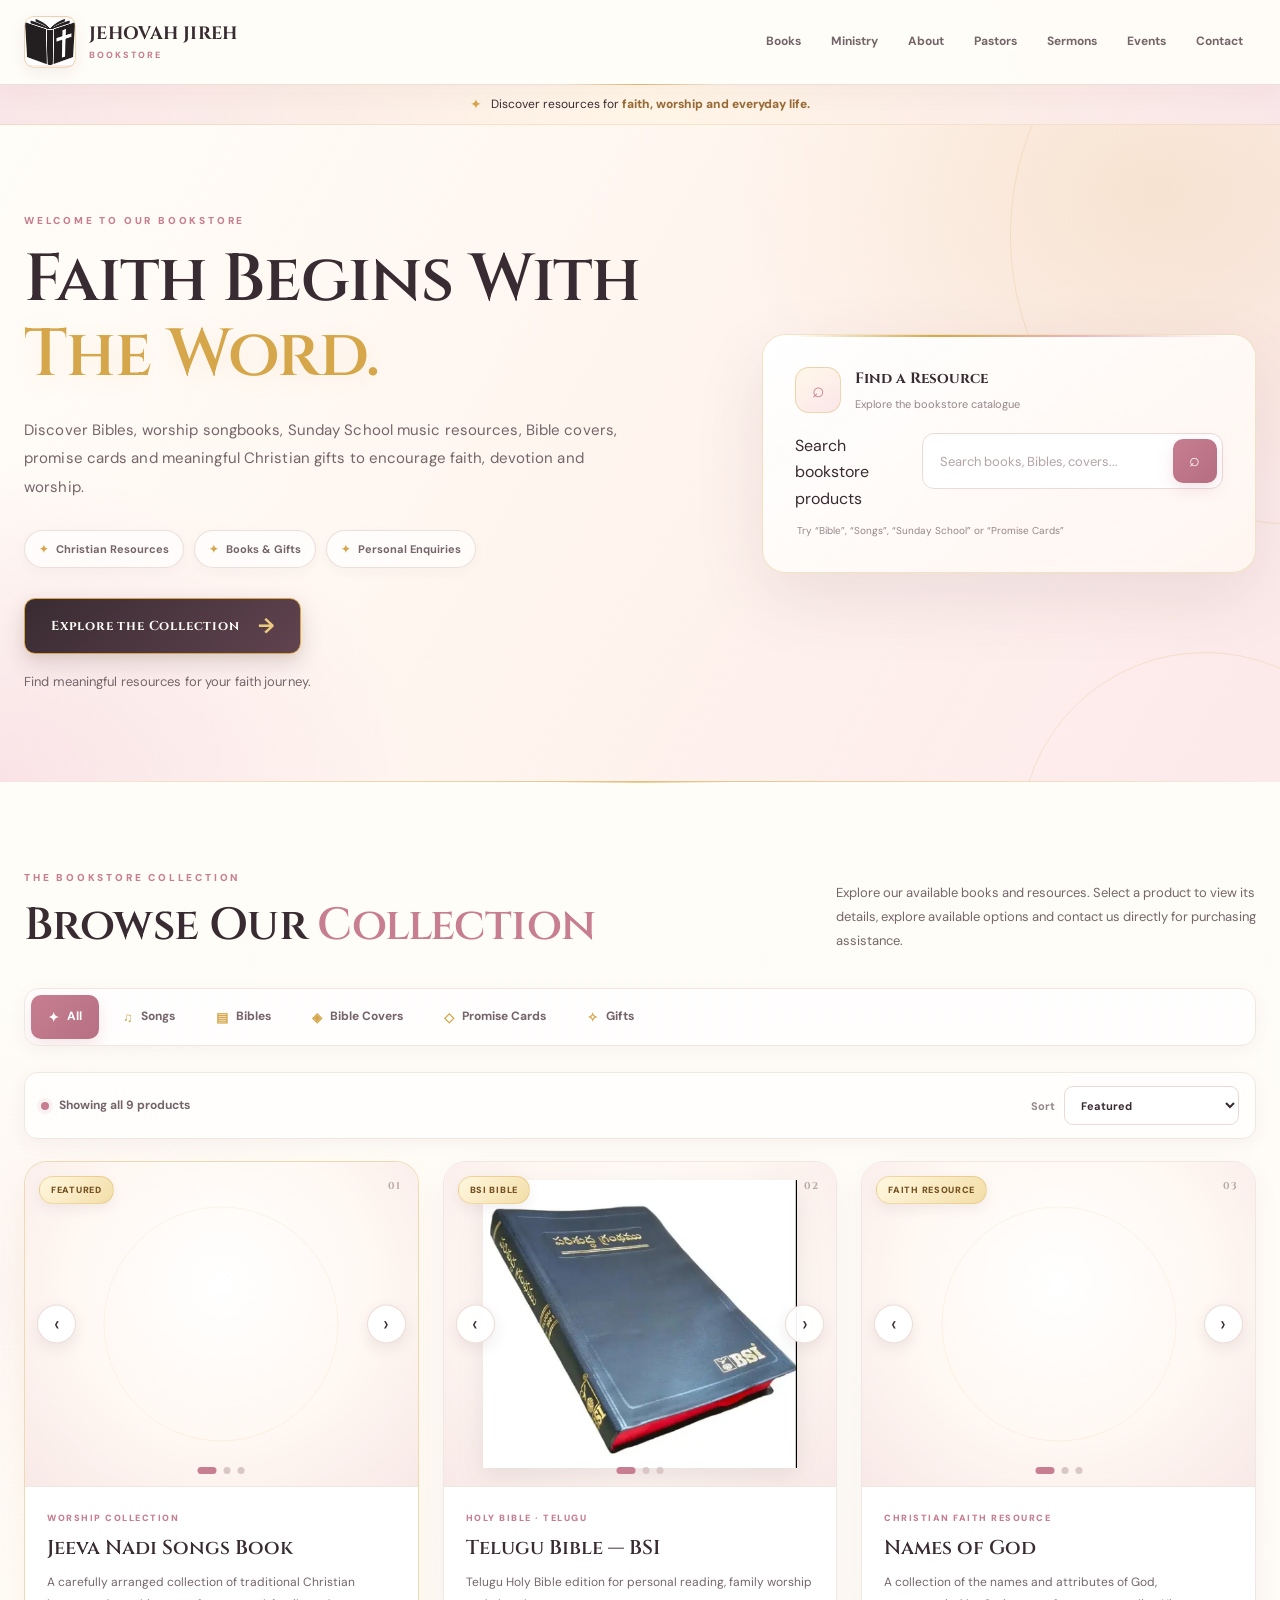
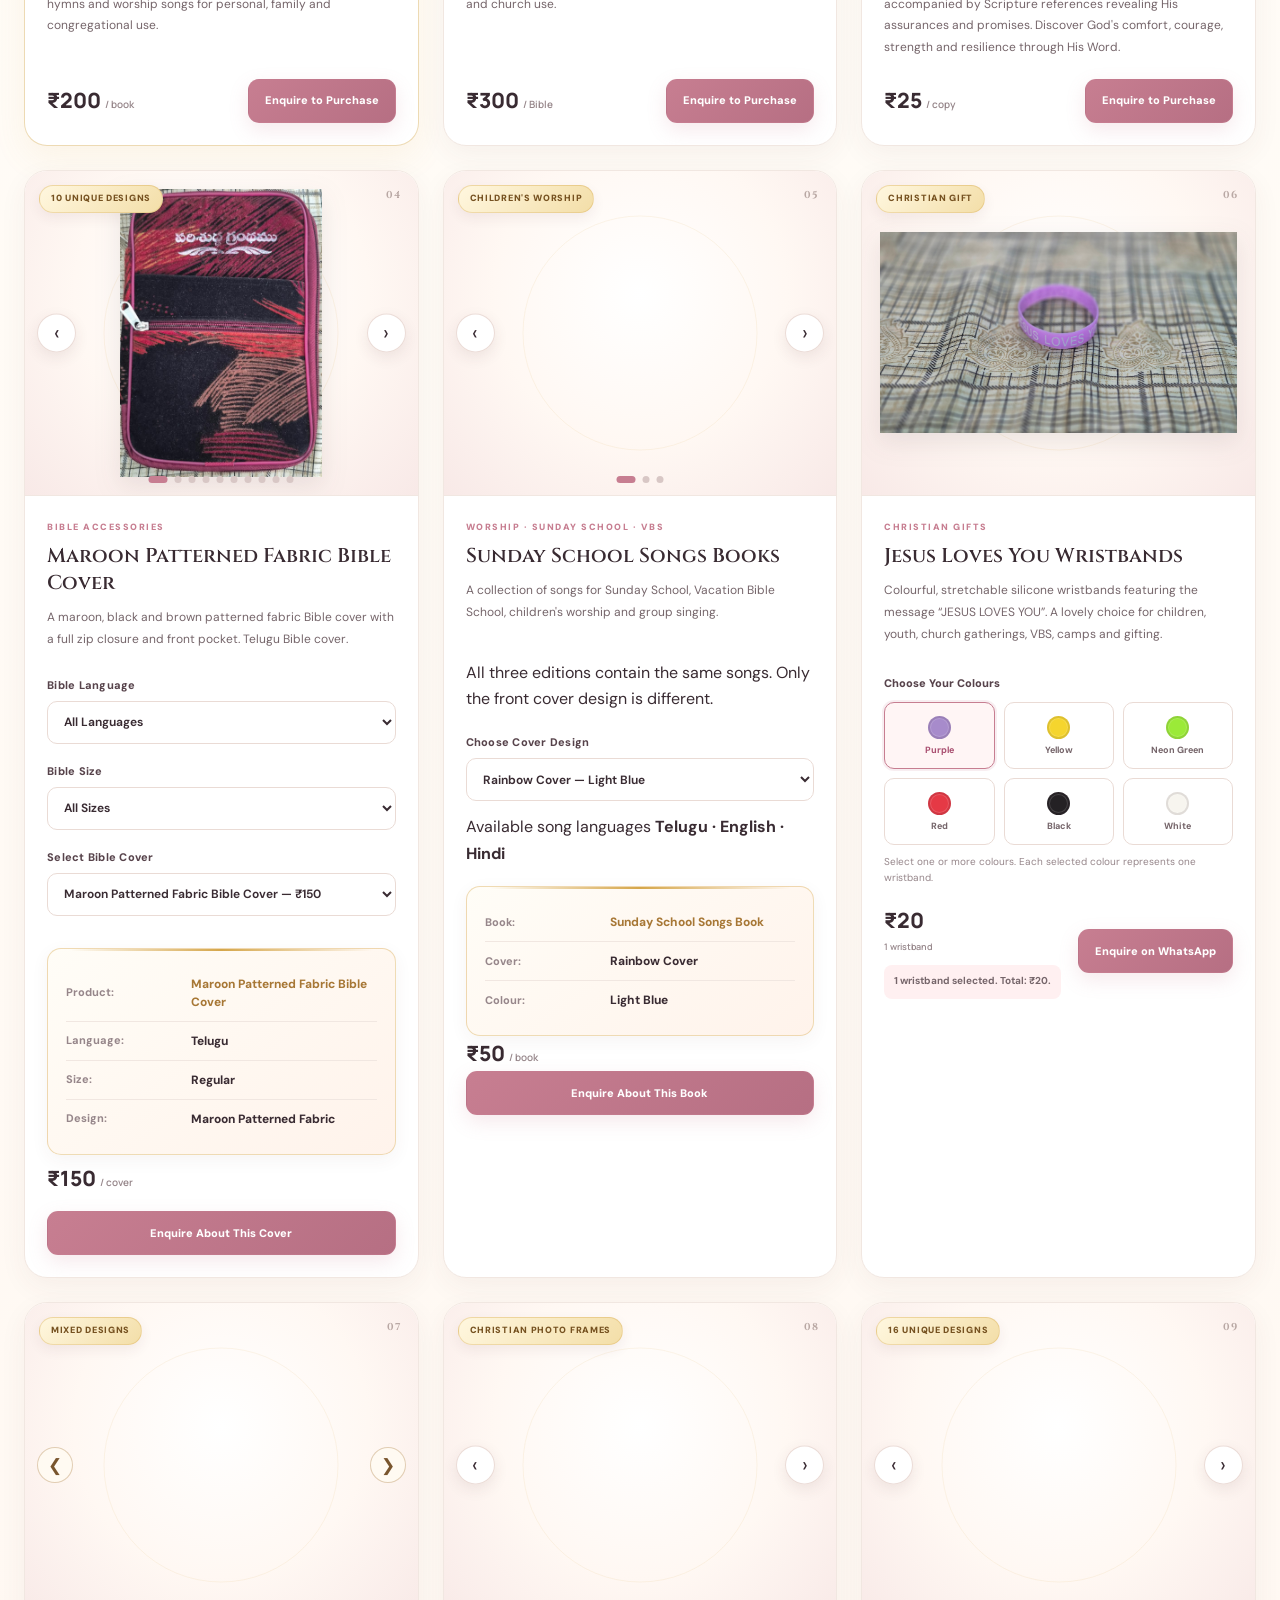
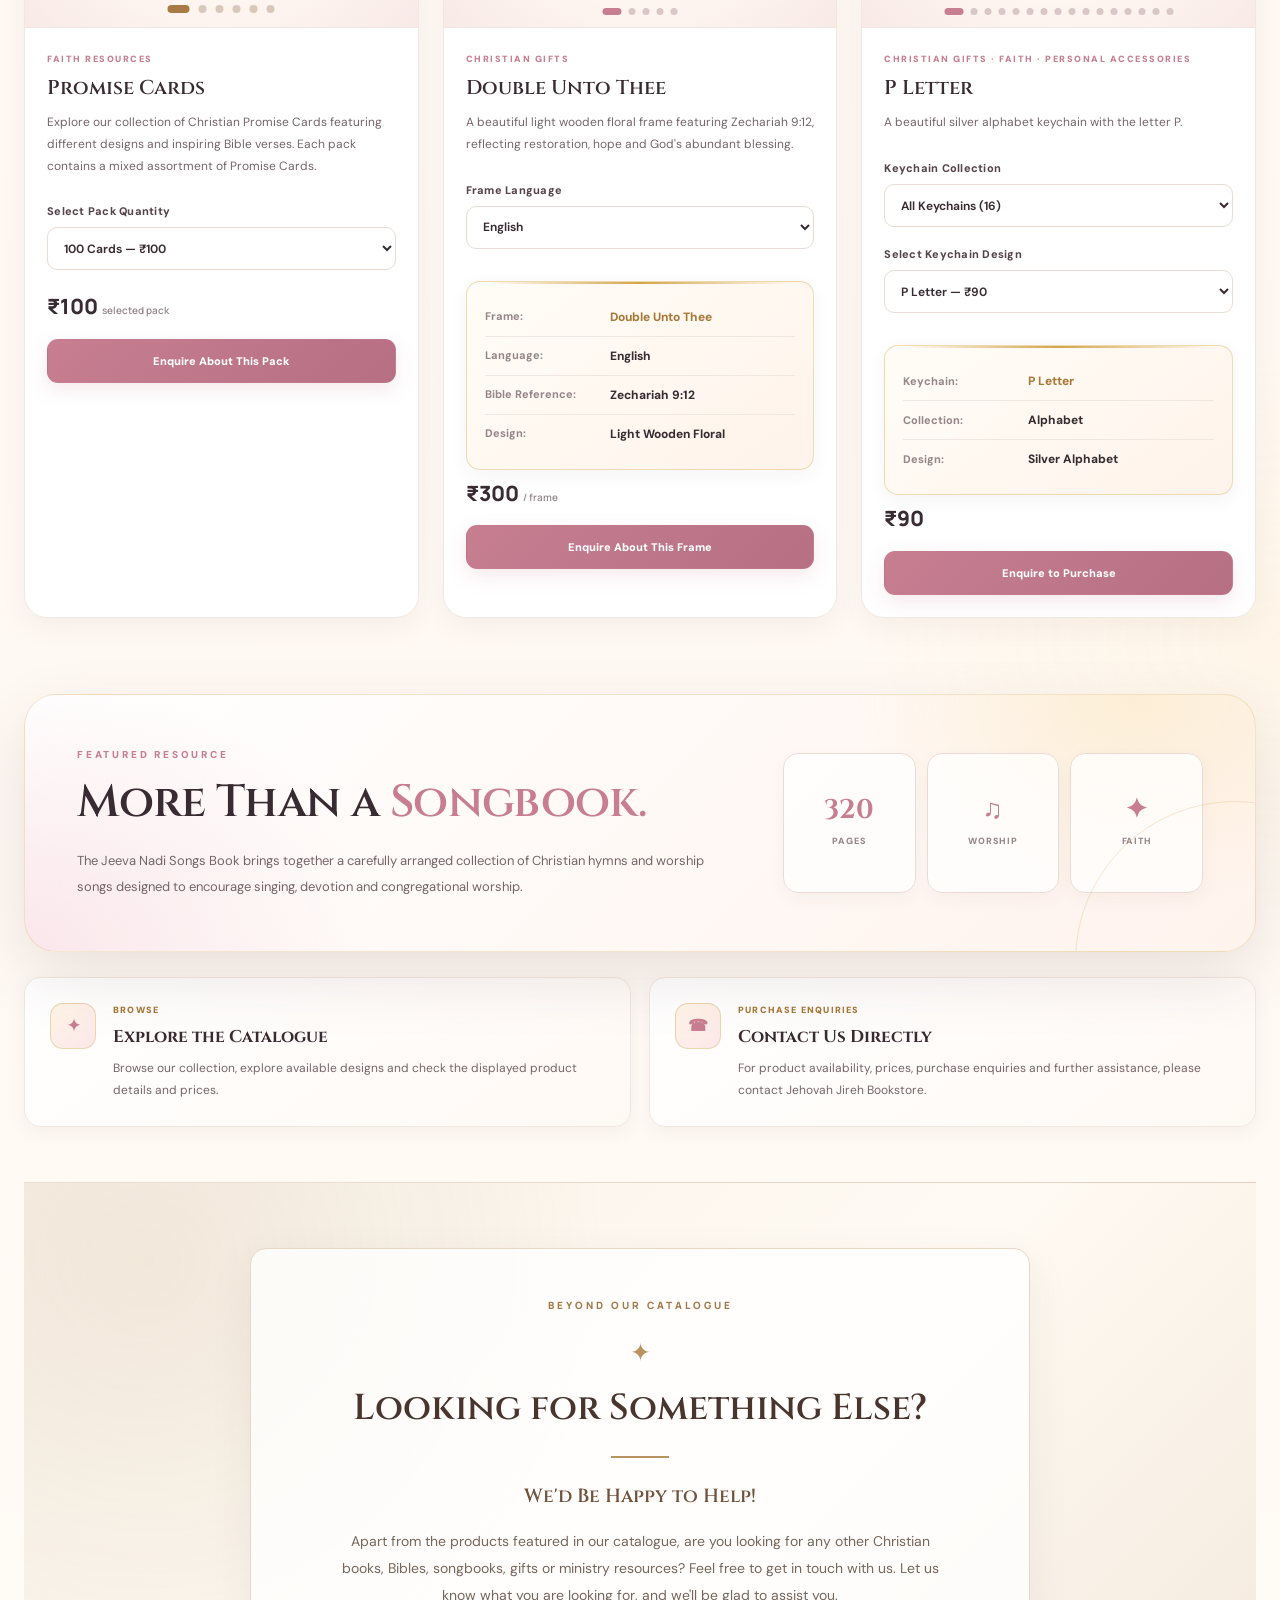
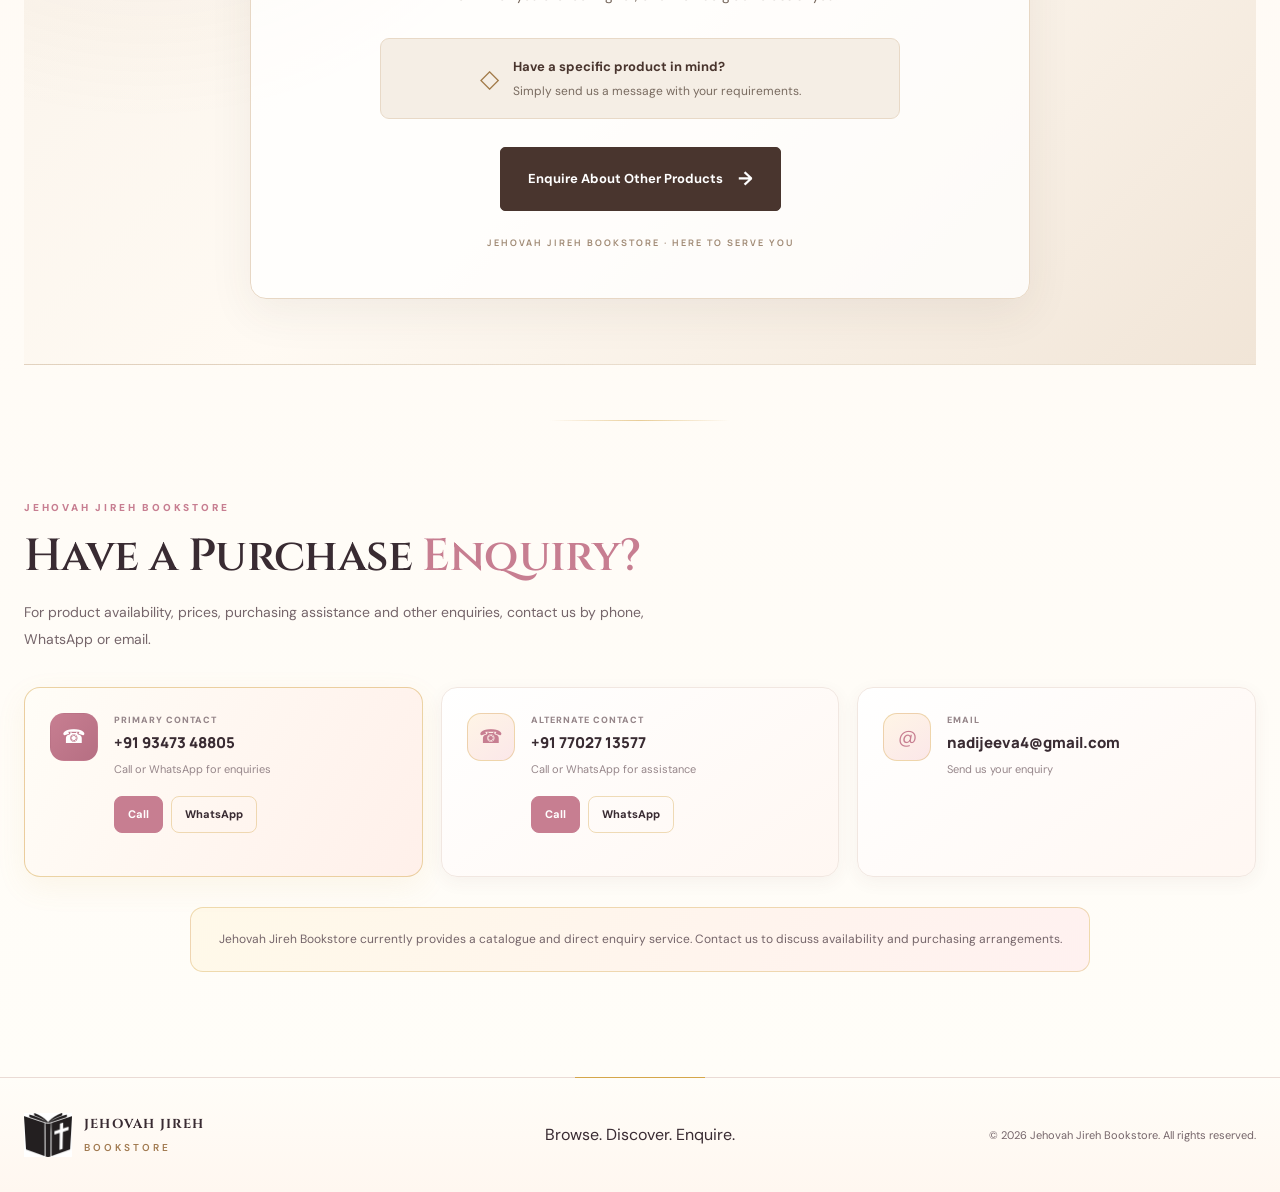
<file: books.html>
<!DOCTYPE html>
<html lang="en">
<head>
    <meta charset="UTF-8">
    <meta name="viewport" content="width=device-width, initial-scale=1.0">
    <meta name="theme-color" content="#FFF9F1">
    <meta name="color-scheme" content="light">

    <meta name="description"
        content="Explore Jehovah Jireh Bookstore — Bibles, Christian songbooks, Sunday School songs books, Bible covers, promise cards and meaningful Christian gifts. Browse our catalogue and contact us for enquiries.">

    <meta name="keywords"
        content="Jehovah Jireh Bookstore, Christian bookstore, Telugu Bible, English Bible, Jeeva Nadi Songs Book, Sunday School Songs Book, Telugu English Hindi songs, Bible covers, promise cards, Christian gifts">

    <meta name="author" content="Jehovah Jireh Bookstore">
    <meta name="robots" content="index, follow">

    <link rel="canonical"
        href="https://www.jeevanadiministries.org/books.html">

    <title>Jehovah Jireh Bookstore | Christian Books & Resources</title>

    <!-- OPEN GRAPH -->
    <meta property="og:type" content="website">
    <meta property="og:title"
        content="Jehovah Jireh Bookstore | Christian Books & Resources">
    <meta property="og:description"
        content="Discover Bibles, worship songbooks, Sunday School songs books, Bible covers, promise cards and Christian gifts. Explore our collection and enquire directly.">
    <meta property="og:url"
        content="https://www.jeevanadiministries.org/books.html">
    <meta property="og:site_name"
        content="Jehovah Jireh Bookstore">
    <meta property="og:image"
        content="https://www.jeevanadiministries.org/images/books%20logo.jpg">

    <!-- FAVICON -->
    <link rel="icon" type="image/jpeg" href="images/books logo.jpg">
    <link rel="apple-touch-icon" href="images/books logo.jpg">

    <!-- PERFORMANCE -->
    <link rel="preconnect" href="https://fonts.googleapis.com">
    <link rel="preconnect" href="https://fonts.gstatic.com" crossorigin>

    <!-- TYPOGRAPHY -->
    <link
        href="https://fonts.googleapis.com/css2?family=Cinzel:wght@500;600;700&family=DM+Sans:wght@400;500;600;700&family=Manrope:wght@400;500;600;700;800&display=swap"
        rel="stylesheet">

    <!-- STYLESHEET -->
    <link rel="stylesheet" href="books.css">
</head>

<body>

    <!-- BACKGROUND DECORATION -->
    <div class="jn-books-page-glow" aria-hidden="true"></div>

    <!-- HEADER -->
    <header class="jn-books-header">

        <div class="jn-books-header-inner">

            <a href="books.html"
                class="jn-books-brand"
                aria-label="Jehovah Jireh Bookstore home">

                <img
                    src="images/books logo.jpg"
                    class="jn-books-brand-mark"
                    alt="Jehovah Jireh Bookstore logo"
                    width="64"
                    height="64"
                    decoding="async">

                <span class="jn-books-brand-copy">
                    <strong>JEHOVAH JIREH</strong>
                    <small>BOOKSTORE</small>
                </span>
            </a>

           
<!-- DESKTOP NAVIGATION -->
<nav
    class="jn-books-header-actions"
    id="desktop-navigation"
    aria-label="Main navigation">

    <a href="books.html"
        class="jn-books-header-link"
        aria-current="page">Books</a>

    <a href="index.html"
        class="jn-books-header-link">Ministry</a>

    <a href="about.html"
        class="jn-books-header-link">About</a>

    <a href="pastors.html"
        class="jn-books-header-link">Pastors</a>

    <a href="sermons.html"
        class="jn-books-header-link">Sermons</a>

    <a href="events.html"
        class="jn-books-header-link">Events</a>

    <a href="contact.html"
        class="jn-books-header-link">Contact</a>

</nav>


            <!-- MOBILE MENU BUTTON -->
            <button
                type="button"
                class="jn-books-mobile-menu-button"
                id="mobile-menu-button"
                aria-label="Open navigation menu"
                aria-controls="mobile-navigation"
                aria-expanded="false">

                <span></span>
                <span></span>
                <span></span>
            </button>
        </div>

        
<!-- MOBILE NAVIGATION -->
<nav
    class="jn-books-mobile-navigation"
    id="mobile-navigation"
    aria-label="Mobile navigation"
    hidden>

    <a href="books.html" aria-current="page">Books</a>
    <a href="index.html">Ministry</a>
    <a href="about.html">About</a>
    <a href="pastors.html">Pastors</a>
    <a href="sermons.html">Sermons</a>
    <a href="events.html">Events</a>
    <a href="contact.html">Contact</a>

</nav>


    </header>

    <!-- ANNOUNCEMENT -->
    <div class="jn-books-announcement" role="note">

        <div class="jn-books-shell jn-books-announcement-inner">

            <span class="jn-books-announcement-symbol"
                aria-hidden="true">✦</span>

            <span>
                Discover resources for
                <strong>faith, worship and everyday life.</strong>
            </span>

        </div>
    </div>

    <!-- MAIN CONTENT -->
    <main id="main-content">

        <!-- HERO SECTION -->
        <section
            class="jn-books-hero"
            aria-labelledby="books-hero-title">

            <div
                class="jn-books-hero-orbit orbit-one"
                aria-hidden="true"></div>

            <div
                class="jn-books-hero-orbit orbit-two"
                aria-hidden="true"></div>

            <div class="jn-books-shell jn-books-hero-inner">

                <div class="jn-books-hero-content">

                    <p class="jn-books-kicker">
                        WELCOME TO OUR BOOKSTORE
                    </p>

                    <h1
                        id="books-hero-title"
                        class="jn-books-hero-title">

                        Faith Begins With
                        <span>The Word.</span>
                    </h1>

                    <p class="jn-books-hero-description">
                        Discover Bibles, worship songbooks,
                        Sunday School music resources,
                        Bible covers, promise cards and
                        meaningful Christian gifts to
                        encourage faith, devotion and worship.
                    </p>

                    <!-- STORE HIGHLIGHTS -->
                    <div
                        class="jn-books-hero-points"
                        aria-label="Bookstore features">

                        <div class="jn-books-hero-point">
                            <span class="jn-books-point-icon"
                                aria-hidden="true">✦</span>
                            <span>Christian Resources</span>
                        </div>

                        <div class="jn-books-hero-point">
                            <span class="jn-books-point-icon"
                                aria-hidden="true">✦</span>
                            <span>Books &amp; Gifts</span>
                        </div>

                        <div class="jn-books-hero-point">
                            <span class="jn-books-point-icon"
                                aria-hidden="true">✦</span>
                            <span>Personal Enquiries</span>
                        </div>
                    </div>

                    <!-- HERO CTA -->
                    <div class="jn-books-hero-action">

                        <a
                            href="#collection"
                            class="jn-books-primary-cta"
                            aria-label="Explore the bookstore collection">

                            <span>Explore the Collection</span>

                            <span
                                class="jn-books-primary-cta-arrow"
                                aria-hidden="true">→</span>
                        </a>

                        <p class="jn-books-hero-action-note">
                            Find meaningful resources for your faith journey.
                        </p>
                    </div>
                </div>

                <!-- HERO SEARCH CARD -->
                <div class="jn-books-hero-search-card">

                    <div class="jn-books-search-heading">

                        <span
                            class="jn-books-search-icon"
                            aria-hidden="true">⌕</span>

                        <div>
                            <strong>Find a Resource</strong>
                            <small>Explore the bookstore catalogue</small>
                        </div>
                    </div>

                    <form
                        class="jn-books-search"
                        id="book-search-form"
                        role="search">

                        <label
                            class="jn-books-sr-only"
                            for="book-search">
                            Search bookstore products
                        </label>

                        <input
                            type="search"
                            id="book-search"
                            name="search"
                            placeholder="Search books, Bibles, covers..."
                            autocomplete="off"
                            spellcheck="false"
                            enterkeyhint="search"
                            aria-controls="product-grid">

                        <button
                            type="submit"
                            id="search-button"
                            class="jn-books-search-button"
                            aria-label="Search products">

                            <span aria-hidden="true">⌕</span>
                        </button>
                    </form>

                    <p class="jn-books-search-hint">
                        Try
                        <span>“Bible”</span>,
                        <span>“Songs”</span>,
                        <span>“Sunday School”</span>
                        or
                        <span>“Promise Cards”</span>
                    </p>
                </div>
            </div>
        </section>

        <!-- PRODUCT COLLECTION -->
        <section
            class="jn-books-store"
            id="collection"
            aria-labelledby="collection-title">

            <div class="jn-books-shell">

                <!-- SECTION INTRO -->
                <div class="jn-books-section-heading">

                    <div>
                        <p class="jn-books-section-label">
                            THE BOOKSTORE COLLECTION
                        </p>

                        <h2 id="collection-title">
                            Browse Our
                            <span>Collection</span>
                        </h2>
                    </div>

                    <p class="jn-books-section-description">
                        Explore our available books and resources.
                        Select a product to view its details,
                        explore available options and contact
                        us directly for purchasing assistance.
                    </p>
                </div>

                <!-- CATEGORY FILTERS -->
                <div
                    class="jn-books-category-wrapper"
                    id="category-tabs"
                    role="group"
                    aria-label="Filter products by category">

                    <button
                        type="button"
                        class="jn-books-category-tab active"
                        data-category="all"
                        aria-pressed="true">

                        <span aria-hidden="true">✦</span>
                        All
                    </button>

                    <button
                        type="button"
                        class="jn-books-category-tab"
                        data-category="songs"
                        aria-pressed="false">

                        <span aria-hidden="true">♫</span>
                        Songs
                    </button>

                    <button
                        type="button"
                        class="jn-books-category-tab"
                        data-category="bibles"
                        aria-pressed="false">

                        <span aria-hidden="true">▤</span>
                        Bibles
                    </button>

                    <button
                        type="button"
                        class="jn-books-category-tab"
                        data-category="covers"
                        aria-pressed="false">

                        <span aria-hidden="true">◈</span>
                        Bible Covers
                    </button>

                    <button
                        type="button"
                        class="jn-books-category-tab"
                        data-category="promises"
                        aria-pressed="false">

                        <span aria-hidden="true">◇</span>
                        Promise Cards
                    </button>

                    <button
                        type="button"
                        class="jn-books-category-tab"
                        data-category="gifts"
                        aria-pressed="false">

                        <span aria-hidden="true">✧</span>
                        Gifts
                    </button>
                </div>

                <!-- PRODUCT TOOLBAR -->
                <div class="jn-books-toolbar">

                    <div class="jn-books-toolbar-left">

                        <span
                            class="jn-books-result-dot"
                            aria-hidden="true"></span>

                        <span
                            id="result-count"
                            class="jn-books-result-count"
                            aria-live="polite">
                            Showing all products
                        </span>
                    </div>

                    <div class="jn-books-toolbar-right">

                        <label
                            class="jn-books-sort-wrap"
                            for="sort-products">

                            <span>Sort</span>

                            <select
                                id="sort-products"
                                class="jn-books-sort"
                                aria-label="Sort products">

                                <option value="featured">Featured</option>
                                <option value="low">Price: Low to High</option>
                                <option value="high">Price: High to Low</option>
                                <option value="name">Name: A–Z</option>
                            </select>
                        </label>
                    </div>
                </div>

                <!-- PRODUCT GRID -->
                <div
                    id="product-grid"
                    class="jn-books-product-grid"
                    aria-live="polite">

                    <!-- 01. JEEVA NADI SONGS BOOK -->
                    <article
                        class="jn-books-product-card jn-books-featured-product"
                        data-product-card
                        data-product-id="songs-book"
                        data-category="songs"
                        data-name="Jeeva Nadi Songs Book"
                        data-price="200"
                        data-search="songs songbook worship hymns christian songs telugu hindi english">

                        <div class="jn-books-product-media">

                            <span class="jn-books-product-badge">
                                Featured
                            </span>

                            <span class="jn-books-product-number">01</span>

                            <button
                                type="button"
                                class="jn-books-gallery-button left"
                                aria-label="Previous image of Jeeva Nadi Songs Book">
                                ‹
                            </button>

                            <img
                                class="jn-books-product-image"
                                src="images/Songs Book 1.jpg"
                                data-images='[
                                    "images/Songs Book 1.jpg",
                                    "images/Songs Book 2.jpg",
                                    "images/Songs Book 3.jpg"
                                ]'
                                data-index="0"
                                alt="Jeeva Nadi Songs Book"
                                loading="eager"
                                decoding="async">

                            <button
                                type="button"
                                class="jn-books-gallery-button right"
                                aria-label="Next image of Jeeva Nadi Songs Book">
                                ›
                            </button>

                            <div
                                class="jn-books-image-dots"
                                aria-hidden="true"></div>
                        </div>

                        <div class="jn-books-product-info">

                            <p class="jn-books-product-category">
                                Worship Collection
                            </p>

                            <h3 class="jn-books-product-title">
                                Jeeva Nadi Songs Book
                            </h3>

                            <p class="jn-books-product-description">
                                A carefully arranged collection of
                                traditional Christian hymns and worship
                                songs for personal, family and
                                congregational use.
                            </p>

                            <div class="jn-books-product-bottom">

                                <div class="jn-books-product-price">
                                    ₹200
                                    <small>/ book</small>
                                </div>

                                <button
                                    type="button"
                                    class="jn-books-enquire-button"
                                    data-enquire
                                    data-product="Jeeva Nadi Songs Book"
                                    data-price="200"
                                    data-variant=""
                                    data-category="songs"
                                    data-image="images/Songs Book 1.jpg">

                                    Enquire to Purchase
                                </button>
                            </div>
                        </div>
                    </article>

                    <!-- 02. TELUGU BIBLE — BSI -->
                    <article
                        class="jn-books-product-card"
                        data-product-card
                        data-product-id="telugu-bible-bsi"
                        data-category="bibles"
                        data-name="Telugu Bible — BSI"
                        data-price="300"
                        data-search="telugu bible bsi holy bible scripture">

                        <div class="jn-books-product-media">

                            <span class="jn-books-product-badge">
                                BSI Bible
                            </span>

                            <span class="jn-books-product-number">02</span>

                            <button
                                type="button"
                                class="jn-books-gallery-button left"
                                aria-label="Previous image of Telugu Bible BSI">
                                ‹
                            </button>

                            <img
                                class="jn-books-product-image"
                                src="images/Telugu Bible BSI 1.png"
                                data-images='[
                                    "images/Telugu Bible BSI 1.png",
                                    "images/Telugu Bible BSI 2.jpg",
                                    "images/Telugu Bible BSI 3.jpg"
                                ]'
                                data-index="0"
                                alt="Telugu Bible BSI"
                                loading="lazy"
                                decoding="async">

                            <button
                                type="button"
                                class="jn-books-gallery-button right"
                                aria-label="Next image of Telugu Bible BSI">
                                ›
                            </button>

                            <div
                                class="jn-books-image-dots"
                                aria-hidden="true"></div>
                        </div>

                        <div class="jn-books-product-info">

                            <p class="jn-books-product-category">
                                Holy Bible · Telugu
                            </p>

                            <h3 class="jn-books-product-title">
                                Telugu Bible — BSI
                            </h3>

                            <p class="jn-books-product-description">
                                Telugu Holy Bible edition for personal
                                reading, family worship and church use.
                            </p>

                            <div class="jn-books-product-bottom">

                                <div class="jn-books-product-price">
                                    ₹300
                                    <small>/ Bible</small>
                                </div>

                                <button
                                    type="button"
                                    class="jn-books-enquire-button"
                                    data-enquire
                                    data-product="Telugu Bible — BSI"
                                    data-price="300"
                                    data-variant="Language: Telugu"
                                    data-category="bibles"
                                    data-image="images/Telugu Bible BSI 1.png">

                                    Enquire to Purchase
                                </button>
                            </div>
                        </div>
                    </article>

 <!-- 03. NAMES OF GOD -->
<article
    class="jn-books-product-card jn-books-names-of-god-card"
    data-product-card
    data-product-id="names-of-god"
    data-category="promises"
    data-name="Names of God"
    data-price="25"
    data-search="names of god attributes of god assurance comfort courage strength promises scripture">

    <div class="jn-books-product-media">

        <span class="jn-books-product-badge">Faith Resource</span>
        <span class="jn-books-product-number">03</span>

        <button
            type="button"
            class="jn-books-gallery-button left"
            aria-label="Previous Names of God image">
            <span aria-hidden="true">‹</span>
        </button>

        <img
            class="jn-books-product-image"
            src="./images/Names%20of%20God.jpeg"
            data-images='[
                "./images/Names%20of%20God.jpeg",
                "./images/Names%20of%20God%202.jpeg",
                "./images/Names%20of%20God%203.jpeg"
            ]'
            data-index="0"
            alt="Names of God – A Collection of Attributes of God"
            loading="lazy"
            decoding="async">

        <button
            type="button"
            class="jn-books-gallery-button right"
            aria-label="Next Names of God image">
            <span aria-hidden="true">›</span>
        </button>

        <div
            class="jn-books-image-dots"
            aria-label="Names of God image navigation">
        </div>

    </div>

    <div class="jn-books-product-info">

        <p class="jn-books-product-category">
            CHRISTIAN FAITH RESOURCE
        </p>

        <h3 class="jn-books-product-title">Names of God</h3>

        <p class="jn-books-product-description">
            A collection of the names and attributes of God,
            accompanied by Scripture references revealing His
            assurances and promises.

            Discover God's comfort, courage, strength and
            resilience through His Word.
        </p>

        <div class="jn-books-product-bottom">

            <div class="jn-books-product-price">
                ₹25 <small>/ copy</small>
            </div>

            <button
                type="button"
                class="jn-books-enquire-button"
                data-enquire
                data-product="Names of God"
                data-price="25"
                data-variant="A Collection of Attributes of God"
                data-category="promises"
                data-image="./images/Names%20of%20God.jpeg">
                Enquire to Purchase
            </button>

        </div>
    </div>
</article>
                    <!-- 04. BIBLE COVERS -->
                  
<!-- 04. BIBLE COVERS — INTERACTIVE PRODUCT EXPLORER -->

<article
    class="jn-books-product-card jn-books-bible-covers-card"
    data-product-card
    data-product-id="bible-covers"
    data-category="covers"
    data-name="Bible Covers"
    data-price="100"
    data-search="bible covers maroon patterned fabric dark brown rexin velvet paisley black rexin red yellow fabric light blue holy bible english telugu regular small">

    <!-- PRODUCT IMAGE -->

    <div class="jn-books-product-media">

        <span class="jn-books-product-badge">
            10 Unique Designs
        </span>

        <span class="jn-books-product-number">04</span>

        <div class="jn-books-cover-image-wrap">

            <img
                id="selected-cover-image"
                class="jn-books-product-image jn-books-cover-main-image"
                alt="Selected Bible cover"
                loading="lazy"
                decoding="async">

            <button
                type="button"
                id="cover-gallery-prev"
                class="jn-books-gallery-button left"
                aria-label="Previous Bible cover">
                ‹
            </button>

            <button
                type="button"
                id="cover-gallery-next"
                class="jn-books-gallery-button right"
                aria-label="Next Bible cover">
                ›
            </button>

        </div>

        <div
            id="cover-image-dots"
            class="jn-books-image-dots"
            aria-label="Bible cover image navigation">
        </div>

    </div>


    <!-- PRODUCT DETAILS -->

    <div class="jn-books-product-info">

        <p class="jn-books-product-category">
            BIBLE ACCESSORIES
        </p>

        <h3
            id="selected-cover-name"
            class="jn-books-product-title">
            Maroon Patterned Fabric
        </h3>

        <p
            id="cover-design-description"
            class="jn-books-product-description">
            Explore our collection of Bible covers
            available in English and Telugu editions,
            with regular and small sizes.
        </p>


        <!-- LANGUAGE FILTER -->

        <div class="jn-books-variant-row">

            <label for="cover-language">
                Bible Language
            </label>

            <select
                id="cover-language"
                class="jn-books-cover-language"
                data-cover-language>

                <option value="All">All Languages</option>
                <option value="English">English</option>
                <option value="Telugu">Telugu</option>

            </select>

        </div>


        <!-- SIZE FILTER -->

        <div
            class="jn-books-variant-row"
            id="cover-size-row">

            <label for="cover-size">
                Bible Size
            </label>

            <select
                id="cover-size"
                class="jn-books-cover-size"
                data-cover-size>

                <option value="All">All Sizes</option>
                <option value="Regular">Regular</option>
                <option value="Small">Small</option>

            </select>

        </div>


        <!-- INDIVIDUAL COVER SELECTOR -->

        <div class="jn-books-variant-row">

            <label for="cover-design">
                Select Bible Cover
            </label>

            <select
                id="cover-design"
                class="jn-books-cover-design"
                data-cover-design>
            </select>

        </div>


        <!-- SELECTED COVER SUMMARY -->

        <div class="jn-books-cover-selected-info">

            <div class="jn-books-cover-selected-row">
                <span>Product:</span>
                <strong id="selected-cover-display-name">
                    Maroon Patterned Fabric
                </strong>
            </div>

            <div class="jn-books-cover-selected-row">
                <span>Language:</span>
                <strong id="selected-cover-language">
                    Telugu
                </strong>
            </div>

            <div class="jn-books-cover-selected-row">
                <span>Size:</span>
                <strong id="selected-cover-size">
                    Regular
                </strong>
            </div>

            <div class="jn-books-cover-selected-row">
                <span>Design:</span>
                <strong id="selected-cover-design">
                    Maroon Patterned Fabric
                </strong>
            </div>

        </div>


        <!-- SELECTED PRICE -->

        <div
            id="cover-selected-price"
            class="jn-books-product-price jn-books-cover-display-price"
            data-cover-price>
            ₹150
            <small>/ Regular cover</small>
        </div>


        <!-- WHATSAPP ENQUIRY -->

        <button
            type="button"
            class="jn-books-enquire-button"
            id="enquire-about-cover"
            data-enquire-cover
            data-product="Bible Cover"
            data-price="150"
            data-variant="Maroon Patterned Fabric — Telugu — Regular"
            data-category="covers">

            Enquire About This Cover

        </button>

    </div>

</article>

<!-- END BIBLE COVERS EXPLORER -->

                 
<!-- 05. SUNDAY SCHOOL SONGS BOOKS -->
<article
    class="jn-books-product-card jn-books-sunday-school-card"
    data-product-card
    data-product-id="sunday-school-songs-books"
    data-category="songs"
    data-name="Sunday School Songs Books"
    data-price="50"
    data-search="sunday school songs books vbs children worship telugu english hindi rainbow guitar violin">

    <div class="jn-books-product-media">

        <span class="jn-books-product-badge">
            Children's Worship
        </span>

        <span class="jn-books-product-number">05</span>

        <!-- SELECTED BOOK COVER IMAGE -->
        <div class="jn-books-cover-image-wrap">

            <img
                id="sunday-school-selected-image"
                class="jn-books-product-image jn-books-cover-main-image"
                src="images/01 - Sunday School Songs Book - Light Blue Rainbow Cover.jpg"
                alt="Sunday School Songs Book with light blue rainbow cover"
                loading="lazy"
                decoding="async">

            <button
                type="button"
                id="sunday-school-gallery-prev"
                class="jn-books-gallery-button left"
                aria-label="Previous Sunday School book cover">
                ‹
            </button>

            <button
                type="button"
                id="sunday-school-gallery-next"
                class="jn-books-gallery-button right"
                aria-label="Next Sunday School book cover">
                ›
            </button>
        </div>

        <div
            id="sunday-school-image-dots"
            class="jn-books-image-dots"
            aria-hidden="true">
        </div>
    </div>

    <div class="jn-books-product-info">

        <p class="jn-books-product-category">
            WORSHIP · SUNDAY SCHOOL · VBS
        </p>

        <h3
            id="sunday-school-selected-name"
            class="jn-books-product-title">
            Sunday School Songs Books
        </h3>

        <p class="jn-books-product-description">
            A collection of songs for Sunday School,
            Vacation Bible School, children's worship
            and group singing.
        </p>

        <p class="jn-books-sunday-school-note">
            All three editions contain the same songs.
            Only the front cover design is different.
        </p>

        <!-- COVER DESIGN FILTER -->
        <div class="jn-books-variant-row">

            <label for="sunday-school-cover-design">
                Choose Cover Design
            </label>

            <select
                id="sunday-school-cover-design"
                class="jn-books-cover-design"
                data-sunday-school-cover>

                <option
                    value="rainbow"
                    data-image="images/01 - Sunday School Songs Book - Light Blue Rainbow Cover.jpg"
                    data-colour="Light Blue">
                    Rainbow Cover — Light Blue
                </option>

                <option
                    value="guitar"
                    data-image="images/02 - Sunday School Songs Book - Purple Guitar Cover.jpg"
                    data-colour="Purple">
                    Guitar Cover — Purple
                </option>

                <option
                    value="violin"
                    data-image="images/03 - Sunday School Songs Book - Dark Blue Violin Cover.jpg"
                    data-colour="Dark Blue">
                    Violin Cover — Dark Blue
                </option>

            </select>
        </div>

        <!-- AVAILABLE LANGUAGES -->
        <div class="jn-books-sunday-languages">
            <span>Available song languages</span>
            <strong>Telugu · English · Hindi</strong>
        </div>

        <!-- SELECTED COVER SUMMARY -->
        <div class="jn-books-cover-selected-info">

            <div class="jn-books-cover-selected-row">
                <span>Book:</span>
                <strong>Sunday School Songs Book</strong>
            </div>

            <div class="jn-books-cover-selected-row">
                <span>Cover:</span>
                <strong id="sunday-school-selected-cover">
                    Rainbow Cover
                </strong>
            </div>

            <div class="jn-books-cover-selected-row">
                <span>Colour:</span>
                <strong id="sunday-school-selected-colour">
                    Light Blue
                </strong>
            </div>

        </div>

        <!-- FIXED PRICE -->
        <div
            id="sunday-school-selected-price"
            class="jn-books-product-price">
            ₹50
            <small>/ book</small>
        </div>

        <!-- ENQUIRY -->
        <button
            type="button"
            class="jn-books-enquire-button"
            id="enquire-about-sunday-school-books"
            data-enquire
            data-product="Sunday School Songs Book"
            data-price="50"
            data-quantity="1"
            data-quantity-unit="book"
            data-category="songs"
            data-variant="Light Blue Rainbow Cover"
            data-image="images/01 - Sunday School Songs Book - Light Blue Rainbow Cover.jpg">
            Enquire About This Book
        </button>

    </div>
</article>


<!-- 06. JESUS LOVES YOU WRISTBANDS -->
<article
    class="jn-books-product-card jn-books-wristband-card"
    data-product-card
    data-product-id="jesus-loves-you-wristbands"
    data-category="gifts"
    data-name="Jesus Loves You Wristbands"
    data-search="jesus loves you wristbands silicone rubber colourful christian gifts children youth church vbs camps"
    data-price="20">

    <div class="jn-books-product-media">

        <span class="jn-books-product-badge">
            Christian Gift
        </span>

        <span class="jn-books-product-number">06</span>

        <img
            id="wristband-selected-image"
            class="jn-books-product-image"
            src="images/01 - Jesus Loves You Wristband Purple.jpg"
            alt="Purple Jesus Loves You silicone wristband"
            loading="lazy"
            decoding="async">
    </div>


    <div class="jn-books-product-info">

        <p class="jn-books-product-category">
            Christian Gifts
        </p>

        <h3 class="jn-books-product-title">
            Jesus Loves You Wristbands
        </h3>

        <p class="jn-books-product-description">
            Colourful, stretchable silicone wristbands
            featuring the message “JESUS LOVES YOU”.
            A lovely choice for children, youth,
            church gatherings, VBS, camps and gifting.
        </p>


        <!-- WRISTBAND COLOUR SELECTOR -->

        <div class="jn-books-wristband-selector">

            <label class="jn-books-wristband-label">
                Choose Your Colours
            </label>

            <div
                class="jn-books-wristband-swatches"
                id="wristband-colour-options"
                role="group"
                aria-label="Select wristband colours">

                <button
                    type="button"
                    class="jn-books-wristband-swatch active"
                    data-wristband-colour="Purple"
                    data-image="images/01 - Jesus Loves You Wristband Purple.jpg"
                    style="--swatch-colour:#A78BCB; --swatch-text:#FFFFFF"
                    aria-label="Purple wristband"
                    aria-pressed="true">

                    <span></span>
                    <small>Purple</small>
                </button>

                <button
                    type="button"
                    class="jn-books-wristband-swatch"
                    data-wristband-colour="Yellow"
                    data-image="images/02 - Jesus Loves You Wristband Yellow.jpg"
                    style="--swatch-colour:#F5D52E; --swatch-text:#28231B"
                    aria-label="Yellow wristband"
                    aria-pressed="false">

                    <span></span>
                    <small>Yellow</small>
                </button>

                <button
                    type="button"
                    class="jn-books-wristband-swatch"
                    data-wristband-colour="Neon Green"
                    data-image="images/03 - Jesus Loves You Wristband Neon Green.jpg"
                    style="--swatch-colour:#9BEA38; --swatch-text:#FFFFFF"
                    aria-label="Neon green wristband"
                    aria-pressed="false">

                    <span></span>
                    <small>Neon Green</small>
                </button>

                <button
                    type="button"
                    class="jn-books-wristband-swatch"
                    data-wristband-colour="Red"
                    data-image="images/04 - Jesus Loves You Wristband Red.jpg"
                    style="--swatch-colour:#E53945; --swatch-text:#FFFFFF"
                    aria-label="Red wristband"
                    aria-pressed="false">

                    <span></span>
                    <small>Red</small>
                </button>

                <button
                    type="button"
                    class="jn-books-wristband-swatch"
                    data-wristband-colour="Black"
                    data-image="images/05 - Jesus Loves You Wristband Black.jpg"
                    style="--swatch-colour:#242124; --swatch-text:#FFFFFF"
                    aria-label="Black wristband"
                    aria-pressed="false">

                    <span></span>
                    <small>Black</small>
                </button>

                <button
                    type="button"
                    class="jn-books-wristband-swatch"
                    data-wristband-colour="White"
                    data-image="images/06 - Jesus Loves You Wristband White.jpg"
                    style="--swatch-colour:#F7F5EF; --swatch-text:#28231B"
                    aria-label="White wristband"
                    aria-pressed="false">

                    <span></span>
                    <small>White</small>
                </button>

            </div>

            <p class="jn-books-wristband-selection-note">
                Select one or more colours.
                Each selected colour represents one wristband.
            </p>

        </div>


        <!-- WRISTBAND PRICE -->

        <div class="jn-books-product-bottom jn-books-wristband-bottom">

            <div class="jn-books-wristband-price-info">

                <div
                    class="jn-books-product-price"
                    id="wristband-selected-price"
                    aria-live="polite">

                    ₹20
                    <small>1 wristband</small>

                </div>

                <p
                    class="jn-books-wristband-selection-status"
                    id="wristband-selection-status"
                    aria-live="polite">

                    1 wristband selected. Total: ₹20.

                </p>

            </div>

            <button
                type="button"
                class="jn-books-enquire-button"
                id="enquire-about-wristbands"
                data-enquire
                data-product="Jesus Loves You Wristbands"
                data-price="20"
                data-quantity="1"
                data-quantity-unit="wristbands"
                data-variant="Purple"
                data-category="gifts"
                data-image="images/01 - Jesus Loves You Wristband Purple.jpg">

                Enquire on WhatsApp

            </button>

        </div>

    </div>

</article>

                  

<!-- 07. PROMISE CARDS -->
<article
    class="jn-books-product-card"
    data-product-card
    data-product-id="promise-cards"
    data-category="promises"
    data-name="Promise Cards"
    data-price="100"
    data-search="promise cards christian promise cards mixed designs">

    <!-- PROMISE CARDS GALLERY -->
    <div
        class="jn-books-product-media jn-promise-gallery"
        data-promise-gallery>

        <span class="jn-books-product-badge">
            Mixed Designs
        </span>

        <span class="jn-books-product-number">07</span>

        <!-- IMAGE VIEWPORT -->
        <div class="jn-promise-gallery-viewport">

            <img
                class="jn-promise-gallery-image is-active"
                data-promise-image
                src="images/pc%20-%201.jpeg"
                alt="Promise Cards Design 1"
                loading="lazy"
                decoding="async">

            <!-- PREVIOUS IMAGE -->
            <button
                type="button"
                class="jn-promise-gallery-arrow jn-promise-gallery-prev"
                data-promise-prev
                aria-label="Previous Promise Cards design">
                &#10094;
            </button>

            <!-- NEXT IMAGE -->
            <button
                type="button"
                class="jn-promise-gallery-arrow jn-promise-gallery-next"
                data-promise-next
                aria-label="Next Promise Cards design">
                &#10095;
            </button>

        </div>

        <!-- SIX NAVIGATION DOTS -->
        <div
            class="jn-promise-gallery-dots"
            aria-label="Promise Cards designs">

            <button
                type="button"
                class="is-active"
                data-promise-dot="0"
                aria-label="Design 1"
                aria-pressed="true"></button>

            <button
                type="button"
                data-promise-dot="1"
                aria-label="Design 2"
                aria-pressed="false"></button>

            <button
                type="button"
                data-promise-dot="2"
                aria-label="Design 3"
                aria-pressed="false"></button>

            <button
                type="button"
                data-promise-dot="3"
                aria-label="Design 4"
                aria-pressed="false"></button>

            <button
                type="button"
                data-promise-dot="4"
                aria-label="Design 5"
                aria-pressed="false"></button>

            <button
                type="button"
                data-promise-dot="5"
                aria-label="Design 6"
                aria-pressed="false"></button>

        </div>

    </div>

    <!-- PRODUCT INFORMATION -->
    <div class="jn-books-product-info">

        <p class="jn-books-product-category">
            Faith Resources
        </p>

        <h3 class="jn-books-product-title">
            Promise Cards
        </h3>

        <p class="jn-books-product-description">
            Explore our collection of Christian Promise Cards
            featuring different designs and inspiring Bible verses.
            Each pack contains a mixed assortment of Promise Cards.
        </p>

        <!-- PACK QUANTITY -->
        <div class="jn-books-variant-row">

            <label for="promise-quantity">
                Select Pack Quantity
            </label>

            <select
                id="promise-quantity"
                class="jn-books-promise-select">

                <option value="100" data-price="100">
                    100 Cards — ₹100
                </option>

                <option value="200" data-price="200">
                    200 Cards — ₹200
                </option>

                <option value="300" data-price="300">
                    300 Cards — ₹300
                </option>

                <option value="400" data-price="400">
                    400 Cards — ₹400
                </option>

                <option value="500" data-price="500">
                    500 Cards — ₹500
                </option>

                <option value="600" data-price="600">
                    600 Cards — ₹600
                </option>

                <option value="700" data-price="700">
                    700 Cards — ₹700
                </option>

            </select>

        </div>

        <!-- SELECTED PACK PRICE -->
        <div
            class="jn-books-product-price jn-books-promise-price"
            id="promise-price"
            data-promise-price>

            ₹100
            <small>selected pack</small>

        </div>

        <!-- WHATSAPP ENQUIRY -->
        <button
            type="button"
            class="jn-books-enquire-button"
            data-enquire
            data-product="Promise Cards"
            data-price="100"
            data-variant="100 Cards"
            data-category="promises"
            data-image="images/pc - 1.jpeg">

            Enquire About This Pack

        </button>

    </div>

</article>


                    <!-- 08. CHRISTIAN PHOTO FRAMES -->
                    <article
                        class="jn-books-product-card jn-books-photo-frames-card"
                        data-product-card
                        data-product-id="christian-photo-frames"
                        data-category="gifts"
                        data-name="Christian Photo Frames"
                        data-price="300"
                        data-search="christian photo frames gifts english telugu telugu and english double unto thee zechariah 9:12 zion psalm 128:5 nativity luke 2:14 increase you psalm 115:14 peace be to thine house 1 samuel 25:6 blessing makes one rich proverbs 10:22 naa vakyamu deuteronomy 32:2 siyonuku jeremiah 31:6">

                        <div class="jn-books-product-media">

                            <span class="jn-books-product-badge">
                                Christian Photo Frames
                            </span>

                            <span class="jn-books-product-number">08</span>

                            <div class="jn-books-cover-image-wrap">

                                <img
                                    id="selected-frame-image"
                                    class="jn-books-product-image jn-books-cover-main-image"
                                    src="images/English-Floral-Zechariah-9-12.jpg"
                                    alt="Double Unto Thee Christian photo frame"
                                    loading="lazy"
                                    decoding="async">

                                <button
                                    type="button"
                                    id="frame-gallery-prev"
                                    class="jn-books-gallery-button left"
                                    aria-label="Previous photo frame">
                                    ‹
                                </button>

                                <button
                                    type="button"
                                    id="frame-gallery-next"
                                    class="jn-books-gallery-button right"
                                    aria-label="Next photo frame">
                                    ›
                                </button>
                            </div>

                            <div
                                id="frame-image-dots"
                                class="jn-books-image-dots"
                                aria-label="Choose a photo frame"></div>
                        </div>

                        <div class="jn-books-product-info">

                            <p class="jn-books-product-category">
                                Christian Gifts
                            </p>

                            <h3
                                id="selected-frame-name"
                                class="jn-books-product-title">
                                Double Unto Thee
                            </h3>

                            <p
                                id="frame-design-description"
                                class="jn-books-product-description">
                                A beautiful light wooden floral frame
                                featuring Zechariah 9:12, reflecting
                                restoration, hope and God's
                                abundant blessing.
                            </p>

                            <!-- FRAME LANGUAGE -->
                            <div class="jn-books-variant-row">

                                <label for="frame-language">
                                    Frame Language
                                </label>

                                <select
                                    id="frame-language"
                                    class="jn-books-cover-language"
                                    data-frame-language>

                                    <option value="English">English</option>
                                    <option value="Telugu">Telugu</option>
                                    <option value="Telugu & English">
                                        Telugu &amp; English
                                    </option>
                                </select>
                            </div>

                            <!-- SELECTED FRAME SUMMARY -->
                            <div class="jn-books-cover-selected-info">

                                <div class="jn-books-cover-selected-row">
                                    <span>Frame:</span>
                                    <strong id="selected-frame-display-name">
                                        Double Unto Thee
                                    </strong>
                                </div>

                                <div class="jn-books-cover-selected-row">
                                    <span>Language:</span>
                                    <strong id="selected-frame-language">
                                        English
                                    </strong>
                                </div>

                                <div class="jn-books-cover-selected-row">
                                    <span>Bible Reference:</span>
                                    <strong id="selected-frame-reference">
                                        Zechariah 9:12
                                    </strong>
                                </div>

                                <div class="jn-books-cover-selected-row">
                                    <span>Design:</span>
                                    <strong id="selected-frame-design">
                                        Light Wooden Floral
                                    </strong>
                                </div>
                            </div>

                            <!-- FRAME PRICE -->
                            <div
                                id="frame-selected-price"
                                class="jn-books-product-price jn-books-cover-display-price"
                                data-frame-price>
                                ₹300
                            </div>

               
<!-- FRAME ENQUIRY -->
<button
    type="button"
    class="jn-books-enquire-button"
    id="enquire-about-frame"
    data-enquire-frame
    data-product="Double Unto Thee"
    data-price="300"
    data-variant="English — Zechariah 9:12 — Light Wooden Floral"
    data-category="gifts"
    data-image="images/English-Floral-Zechariah-9-12.jpg">
    Enquire About This Frame
</button>

                    </div>
                </article>

               
<!-- =========================================================
     09. CHRISTIAN KEYCHAINS — INTERACTIVE PRODUCT EXPLORER
========================================================= -->

<article
    class="jn-books-product-card jn-books-keychains-card"
    data-product-card
    data-product-id="christian-key-chains"
    data-category="gifts"
    data-name="Christian Keychains"
    data-price="25"
    data-search="christian keychains alphabet guitar cross oval messages faith gifts P M J O D C B N Jesus Never Fails Praise The Lord Jesus Saves Jesus Heals You God Bless You Brown Woven Cross Crucifix Jesus Silver Woven Cross">

    <!-- PRODUCT IMAGE AND GALLERY -->

    <div class="jn-books-product-media">

        <span class="jn-books-product-badge">
            16 Unique Designs
        </span>

        <span class="jn-books-product-number">09</span>

        <div class="jn-books-cover-image-wrap">

         <img
    id="selected-keychain-image"
    class="jn-books-product-image jn-books-cover-main-image"
    alt="Selected Christian Keychain"
    loading="lazy"
    decoding="async">

            <button
                type="button"
                id="keychain-gallery-prev"
                class="jn-books-gallery-button left"
                aria-label="Previous keychain design">
                ‹
            </button>

            <button
                type="button"
                id="keychain-gallery-next"
                class="jn-books-gallery-button right"
                aria-label="Next keychain design">
                ›
            </button>

        </div>

        <div
            id="keychain-image-dots"
            class="jn-books-image-dots"
            aria-label="Select a keychain design">
        </div>

    </div>


    <!-- PRODUCT DETAILS -->

    <div class="jn-books-product-info">

        <p class="jn-books-product-category">
            CHRISTIAN GIFTS · FAITH · PERSONAL ACCESSORIES
        </p>

        <h3
            id="selected-keychain-name"
            class="jn-books-product-title">
            P Letter
        </h3>

        <p
            id="keychain-design-description"
            class="jn-books-product-description">
            A beautiful silver alphabet keychain,
            a simple everyday reminder of faith.
        </p>


        <!-- COLLECTION FILTER -->

        <div class="jn-books-variant-row">

            <label for="keychain-collection">
                Keychain Collection
            </label>

            <select
                id="keychain-collection"
                class="jn-books-cover-language">

                <option value="all">
                    All Keychains (16)
                </option>

                <option value="alphabet">
                    Alphabet (8)
                </option>

                <option value="guitar">
                    Guitar (3)
                </option>

                <option value="cross">
                    Cross (3)
                </option>

                <option value="oval">
                    Oval Messages (2)
                </option>

            </select>

        </div>


        <!-- INDIVIDUAL DESIGN SELECTOR -->

        <div class="jn-books-variant-row">

            <label for="keychain-design">
                Select Keychain Design
            </label>

            <select
                id="keychain-design"
                class="jn-books-cover-language">

            </select>

        </div>


        <!-- SELECTED PRODUCT SUMMARY -->

        <div class="jn-books-cover-selected-info">

            <div class="jn-books-cover-selected-row">

                <span>Keychain:</span>

                <strong id="selected-keychain-display-name">
                    P Letter
                </strong>

            </div>

            <div class="jn-books-cover-selected-row">

                <span>Collection:</span>

                <strong id="selected-keychain-collection">
                    Alphabet
                </strong>

            </div>

            <div class="jn-books-cover-selected-row">

                <span>Design:</span>

                <strong id="selected-keychain-design">
                    Silver Alphabet
                </strong>

            </div>

        </div>


        <!-- SELECTED PRODUCT PRICE -->

        <div
            id="keychain-selected-price"
            class="jn-books-product-price jn-books-cover-display-price">
            ₹90
        </div>


        <!-- WHATSAPP PRODUCT ENQUIRY -->

       <button
    type="button"
    class="jn-books-enquire-button"
    id="enquire-about-keychain"
    data-enquire
    data-product="Christian Keychains — P Letter"
    data-price="90"
    data-variant="Alphabet — Silver Alphabet"
    data-category="gifts">

    Enquire to Purchase

</button>

    </div>

</article>

<!-- END PRODUCT 09 — CHRISTIAN KEYCHAINS -->


</div>
<!-- END MAIN PRODUCT GRID -->


<!-- EMPTY SEARCH STATE -->

<div
    id="empty-state"
    class="jn-books-empty-state"
    hidden>

    <div
        class="jn-books-empty-symbol"
        aria-hidden="true">⌕</div>

    <p class="jn-books-empty-label">
        NOTHING MATCHED
    </p>

    <h2>We Couldn't Find That Resource</h2>

    <p>
        Try another search term or browse
        one of the categories above.
    </p>

    <button
        type="button"
        id="reset-search"
        class="jn-books-reset-button">
        View All Products
    </button>

</div>


<!-- FEATURED RESOURCE -->

<section
    class="jn-books-story-panel"
    aria-labelledby="featured-resource-title">

    <div class="jn-books-story-content">

        <p class="jn-books-section-label">
            FEATURED RESOURCE
        </p>

        <h2 id="featured-resource-title">
            More Than a
            <span>Songbook.</span>
        </h2>

        <p class="jn-books-story-text">
            The Jeeva Nadi Songs Book brings together
            a carefully arranged collection of
            Christian hymns and worship songs designed
            to encourage singing, devotion and
            congregational worship.
        </p>

    </div>

    <div class="jn-books-story-stat-grid">

        <div class="jn-books-story-stat">
            <strong>320</strong>
            <span>Pages</span>
        </div>

        <div class="jn-books-story-stat">
            <strong aria-hidden="true">♫</strong>
            <span>Worship</span>
        </div>

        <div class="jn-books-story-stat">
            <strong aria-hidden="true">✦</strong>
            <span>Faith</span>
        </div>

    </div>

</section>


<!-- HOW TO ENQUIRE -->

<section
    class="jn-books-information-grid"
    aria-label="How to purchase">

    <article class="jn-books-information-card">

        <div
            class="jn-books-information-icon"
            aria-hidden="true">✦</div>

        <div>

            <p class="jn-books-information-label">
                Browse
            </p>

            <h3>Explore the Catalogue</h3>

            <p>
                Browse our collection, explore
                available designs and check the
                displayed product details and prices.
            </p>

        </div>

    </article>

    <article class="jn-books-information-card">

        <div
            class="jn-books-information-icon"
            aria-hidden="true">☎</div>

        <div>

            <p class="jn-books-information-label">
                Purchase Enquiries
            </p>

            <h3>Contact Us Directly</h3>

            <p>
                For product availability, prices,
                purchase enquiries and further
                assistance, please contact
                Jehovah Jireh Bookstore.
            </p>

        </div>

    </article>

</section>


<!-- =========================================================
     LOOKING FOR SOMETHING ELSE?
========================================================= -->

<section
    class="jn-books-more-help"
    aria-labelledby="more-help-title">

    <div class="jn-books-more-help-inner">

        <span class="jn-books-more-help-eyebrow">
            BEYOND OUR CATALOGUE
        </span>

        <span
            class="jn-books-more-help-decoration"
            aria-hidden="true">✦</span>

        <h2 id="more-help-title">
            Looking for Something Else?
        </h2>

        <span class="jn-books-more-help-divider"></span>

        <h3>We'd Be Happy to Help!</h3>

        <p>
            Apart from the products featured in our catalogue,
            are you looking for any other Christian books,
            Bibles, songbooks, gifts or ministry resources?

            Feel free to get in touch with us. Let us know
            what you are looking for, and we'll be glad
            to assist you.
        </p>

        <div class="jn-books-more-help-note">

            <span aria-hidden="true">◇</span>

            <span>
                <strong>Have a specific product in mind?</strong>

                <small>
                    Simply send us a message with your requirements.
                </small>
            </span>

        </div>

        <a
            href="https://wa.me/919347348805?text=Hello%2C%20I%20would%20like%20to%20enquire%20about%20a%20product%20that%20is%20not%20listed%20in%20your%20bookstore%20catalogue."
            class="jn-books-more-help-button"
            target="_blank"
            rel="noopener noreferrer">

            <span>Enquire About Other Products</span>

            <span aria-hidden="true">→</span>

        </a>

        <span class="jn-books-more-help-footer">
            JEHOVAH JIREH BOOKSTORE · HERE TO SERVE YOU
        </span>

    </div>

</section>

<!-- END LOOKING FOR SOMETHING ELSE -->



<!-- CONTACT SECTION -->

<section
    class="jn-books-contact-section"
    id="contact"
    aria-labelledby="contact-title">

    <div class="jn-books-contact-heading">

        <p class="jn-books-section-label">
            JEHOVAH JIREH BOOKSTORE
        </p>

        <h2 id="contact-title">
            Have a Purchase
            <span>Enquiry?</span>
        </h2>

        <p class="jn-books-contact-description">
            For product availability, prices,
            purchasing assistance and other
            enquiries, contact us by phone,
            WhatsApp or email.
        </p>

    </div>


    <div class="jn-books-contact-grid">

        <!-- PRIMARY PHONE -->

        <div class="jn-books-contact-card jn-books-primary-contact">

            <span
                class="jn-books-contact-icon"
                aria-hidden="true">☎</span>

            <span class="jn-books-contact-copy">

                <small>PRIMARY CONTACT</small>

                <strong>+91 93473 48805</strong>

                <em>
                    Call or WhatsApp for enquiries
                </em>

                <span class="jn-books-contact-actions">

                    <a href="tel:+919347348805">
                        Call
                    </a>

                    <a
                        href="https://wa.me/919347348805"
                        target="_blank"
                        rel="noopener noreferrer">
                        WhatsApp
                    </a>

                </span>

            </span>

        </div>


        <!-- SECONDARY PHONE -->

        <div class="jn-books-contact-card">

            <span
                class="jn-books-contact-icon"
                aria-hidden="true">☎</span>

            <span class="jn-books-contact-copy">

                <small>ALTERNATE CONTACT</small>

                <strong>+91 77027 13577</strong>

                <em>
                    Call or WhatsApp for assistance
                </em>

                <span class="jn-books-contact-actions">

                    <a href="tel:+917702713577">
                        Call
                    </a>

                    <a
                        href="https://wa.me/917702713577"
                        target="_blank"
                        rel="noopener noreferrer">
                        WhatsApp
                    </a>

                </span>

            </span>

        </div>


        <!-- EMAIL -->

        <a
            href="mailto:nadijeeva4@gmail.com"
            class="jn-books-contact-card"
            aria-label="Email Jehovah Jireh Bookstore">

            <span
                class="jn-books-contact-icon"
                aria-hidden="true">@</span>

            <span class="jn-books-contact-copy">

                <small>EMAIL</small>

                <strong>nadijeeva4@gmail.com</strong>

                <em>Send us your enquiry</em>

            </span>

        </a>

    </div>


    <p class="jn-books-contact-note">
        Jehovah Jireh Bookstore currently provides
        a catalogue and direct enquiry service.
        Contact us to discuss availability and
        purchasing arrangements.
    </p>

</section>

</div>
<!-- END MAIN BOOKSTORE SHELL -->

</section>
<!-- END MAIN BOOKSTORE SECTION -->

</main>


<!-- FOOTER -->

<footer class="jn-books-footer">

    <div class="jn-books-shell jn-books-footer-inner">

        <a
            href="books.html"
            class="jn-books-footer-brand">

            <img
                src="images/books logo.jpg"
                alt=""
                width="44"
                height="44"
                loading="lazy">

            <span>
                <strong>JEHOVAH JIREH</strong>
                <small>BOOKSTORE</small>
            </span>

        </a>

        <p>
            Browse. Discover. Enquire.
        </p>

        <p class="jn-books-footer-copyright">
            © <span id="current-year">2026</span>
            Jehovah Jireh Bookstore. All rights reserved.
        </p>

    </div>

</footer>


<!-- STORE TOAST -->

<div
    id="store-toast"
    class="jn-books-toast"
    role="status"
    aria-live="polite">
</div>


<!-- JAVASCRIPT -->

<script type="module" src="js/books.js"></script>

</body>
</html>
</file>
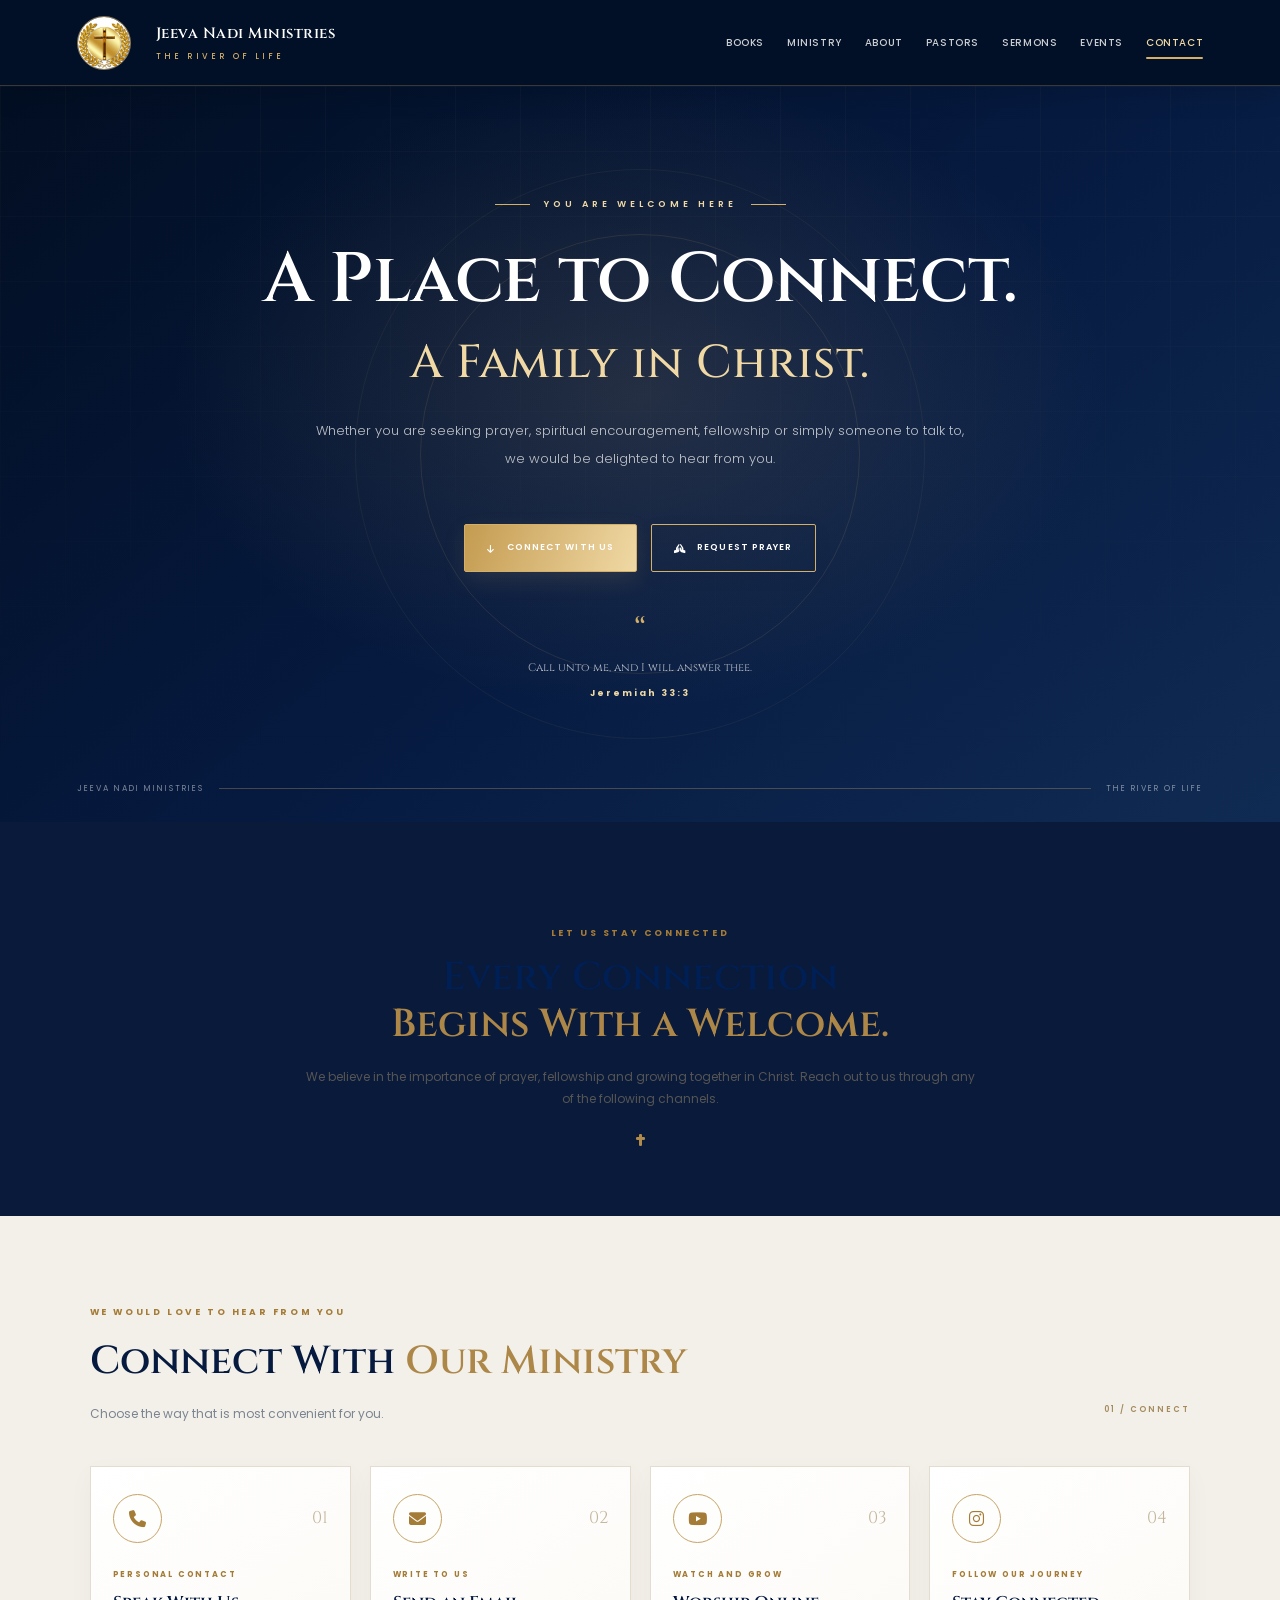
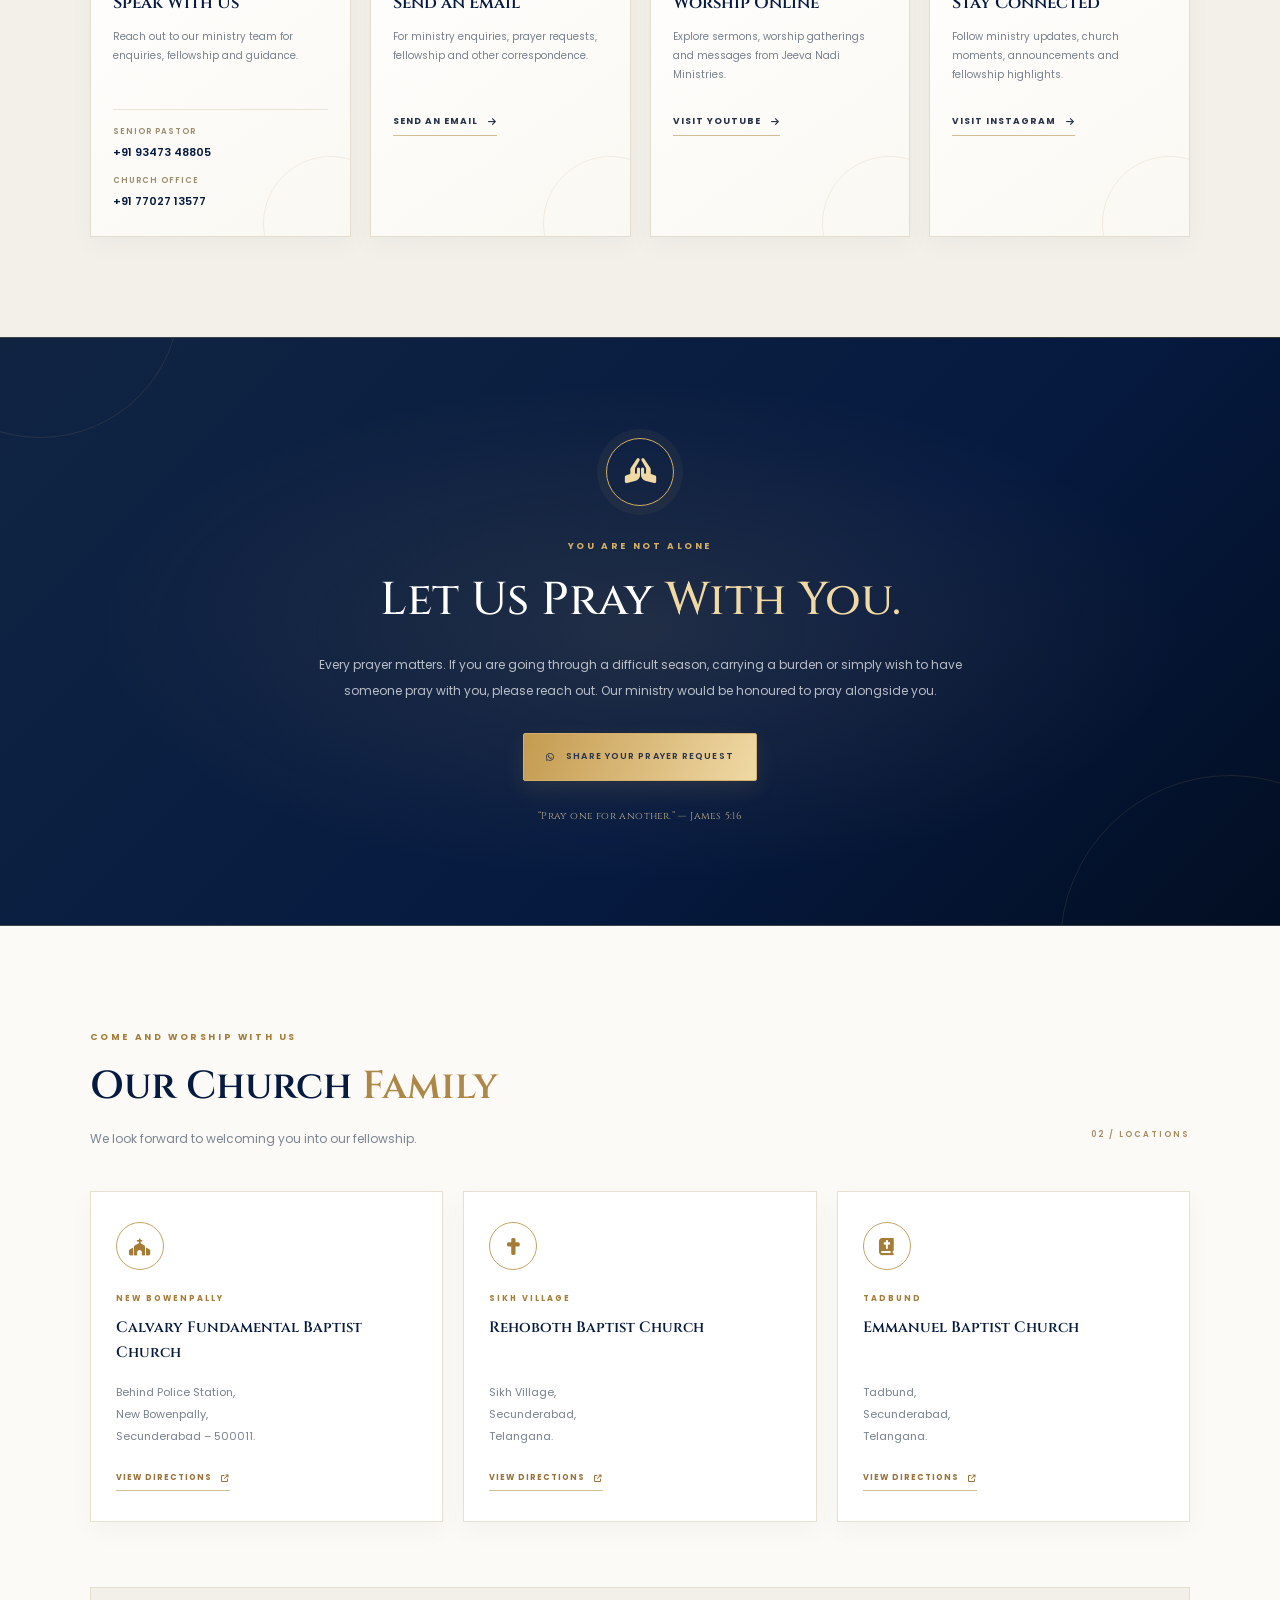
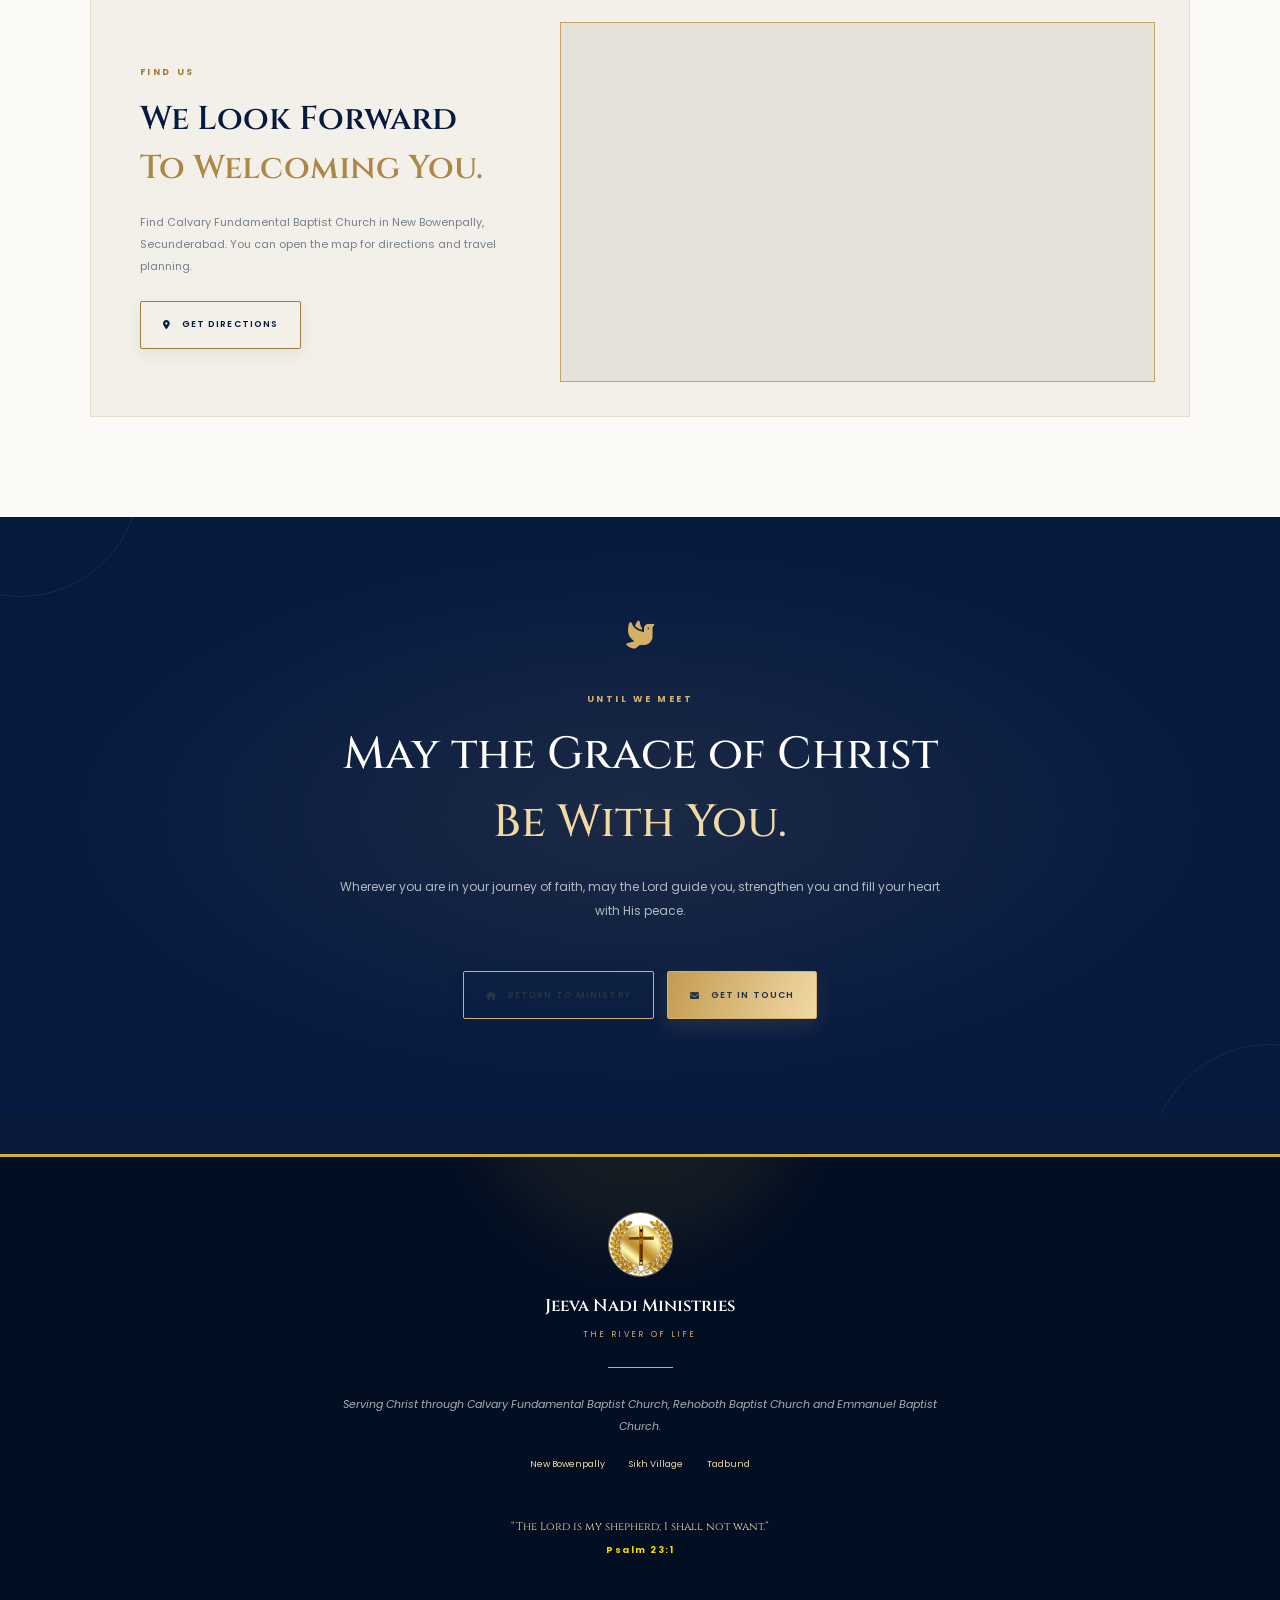
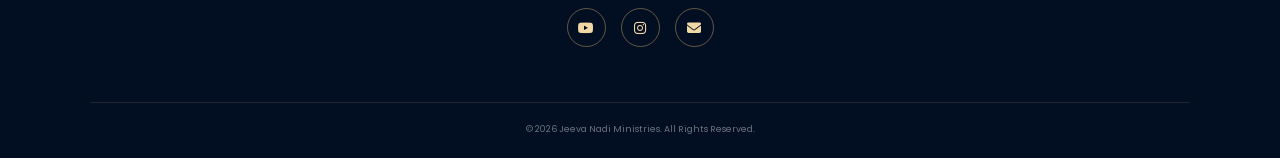
<file: contact.html>
<!DOCTYPE html>
<html lang="en">
<head>
    <meta charset="UTF-8">
    <meta name="viewport" content="width=device-width, initial-scale=1.0">

    <title>Contact Us | Jeeva Nadi Ministries</title>

    <meta name="description" content="Connect with Jeeva Nadi Ministries for prayer requests, fellowship, worship, pastoral guidance and ministry enquiries.">
    <meta name="theme-color" content="#061a40">

    <link rel="canonical" href="https://www.jeevanadiministries.org/contact.html">
    <link rel="icon" type="image/png" href="images/Wb.png">

    <link rel="preconnect" href="https://fonts.googleapis.com">
    <link rel="preconnect" href="https://fonts.gstatic.com" crossorigin>

    <link href="https://fonts.googleapis.com/css2?family=Cinzel:wght@500;600;700;800&family=Poppins:wght@300;400;500;600;700&display=swap" rel="stylesheet">

    <link rel="stylesheet" href="https://cdnjs.cloudflare.com/ajax/libs/font-awesome/6.5.2/css/all.min.css">

    <link rel="stylesheet" href="styles.css">
</head>

<body class="contact-page">

    <!-- =========================================
         HEADER / NAVIGATION
    ========================================== -->

    <header class="main-header" id="mainHeader">

        <a href="index.html" class="logo" aria-label="Jeeva Nadi Ministries Home">

            <img src="images/Logo.jpg" alt="Jeeva Nadi Ministries Logo">

            <span class="brand-name">
                <strong>Jeeva Nadi Ministries</strong>
                <small>The River of Life</small>
            </span>

        </a>

        <button
            class="menu-toggle"
            id="menuToggle"
            type="button"
            aria-label="Open navigation menu"
            aria-expanded="false"
            aria-controls="primaryNavigation">

            <span></span>
            <span></span>
            <span></span>

        </button>

        <nav id="primaryNavigation" aria-label="Main navigation">

            <ul>
                <li><a href="books.html">Books</a></li>
                <li><a href="index.html">Ministry</a></li>
                <li><a href="about.html">About</a></li>
                <li><a href="pastors.html">Pastors</a></li>
                <li><a href="sermons.html">Sermons</a></li>
                <li><a href="events.html">Events</a></li>
                <li><a class="active" href="contact.html" aria-current="page">Contact</a></li>
            </ul>

        </nav>

    </header>


    <main>

        <!-- =====================================
             HERO
        ====================================== -->

        <section class="contact-hero">

            <div class="contact-hero-pattern"></div>

            <div class="contact-hero-content">

                <span class="contact-eyebrow">
                    <span></span>
                    YOU ARE WELCOME HERE
                    <span></span>
                </span>

                <h1>
                    A Place to Connect.
                    <span>A Family in Christ.</span>
                </h1>

                <p>
                    Whether you are seeking prayer, spiritual encouragement,
                    fellowship or simply someone to talk to, we would be
                    delighted to hear from you.
                </p>

                <div class="contact-hero-actions">

                    <a href="#connect" class="contact-btn contact-btn-gold">
                        <i class="fa-solid fa-arrow-down" aria-hidden="true"></i>
                        CONNECT WITH US
                    </a>

                    <a
                        href="https://wa.me/919347348805?text=Hello%20Jeeva%20Nadi%20Ministries%2C%20I%20would%20like%20to%20share%20a%20prayer%20request."
                        target="_blank"
                        rel="noopener noreferrer"
                        class="contact-btn contact-btn-outline">

                        <i class="fa-solid fa-hands-praying" aria-hidden="true"></i>
                        REQUEST PRAYER

                    </a>

                </div>

                <div class="contact-hero-scripture">
                    <span class="scripture-quote-mark">“</span>
                    Call unto me, and I will answer thee.
                    <strong>Jeremiah 33:3</strong>
                </div>

            </div>

            <div class="contact-hero-footer">
                <span>JEEVA NADI MINISTRIES</span>
                <span class="contact-hero-line"></span>
                <span>THE RIVER OF LIFE</span>
            </div>

        </section>


        <!-- =====================================
             INTRODUCTION
        ====================================== -->

        <section class="contact-intro reveal">

            <span class="contact-section-label">LET US STAY CONNECTED</span>

            <h2>
                Every Connection
                <span>Begins With a Welcome.</span>
            </h2>

            <p>
                We believe in the importance of prayer, fellowship and
                growing together in Christ. Reach out to us through
                any of the following channels.
            </p>

            <div class="contact-ornament">
                <span></span>
                <i class="fa-solid fa-cross" aria-hidden="true"></i>
                <span></span>
            </div>

        </section>


        <!-- =====================================
             CONTACT OPTIONS
        ====================================== -->

        <section class="connect-section" id="connect">

            <div class="contact-section-heading reveal">

                <div>
                    <span class="contact-section-label">WE WOULD LOVE TO HEAR FROM YOU</span>
                    <h2>Connect With <span>Our Ministry</span></h2>
                    <p>Choose the way that is most convenient for you.</p>
                </div>

                <span class="contact-heading-decoration" aria-hidden="true">
                    01 / CONNECT
                </span>

            </div>


            <div class="connect-grid">

                <!-- PHONE -->

                <article class="connect-card reveal">

                    <div class="connect-card-top">
                        <span class="connect-icon">
                            <i class="fa-solid fa-phone" aria-hidden="true"></i>
                        </span>
                        <span class="connect-number">01</span>
                    </div>

                    <span class="connect-card-label">PERSONAL CONTACT</span>

                    <h3>Speak With Us</h3>

                    <p>
                        Reach out to our ministry team for enquiries,
                        fellowship and guidance.
                    </p>

                    <div class="contact-detail-list">

                        <a href="tel:+919347348805">
                            <span>Senior Pastor</span>
                            <strong>+91 93473 48805</strong>
                        </a>

                        <a href="tel:+917702713577">
                            <span>Church Office</span>
                            <strong>+91 77027 13577</strong>
                        </a>

                    </div>

                </article>


                <!-- EMAIL -->

                <article class="connect-card reveal">

                    <div class="connect-card-top">
                        <span class="connect-icon">
                            <i class="fa-solid fa-envelope" aria-hidden="true"></i>
                        </span>
                        <span class="connect-number">02</span>
                    </div>

                    <span class="connect-card-label">WRITE TO US</span>

                    <h3>Send an Email</h3>

                    <p>
                        For ministry enquiries, prayer requests,
                        fellowship and other correspondence.
                    </p>

                    <a class="connect-card-link" href="mailto:nadijeeva4@gmail.com">
                        SEND AN EMAIL
                        <i class="fa-solid fa-arrow-right" aria-hidden="true"></i>
                    </a>

                </article>


                <!-- YOUTUBE -->

                <article class="connect-card reveal">

                    <div class="connect-card-top">
                        <span class="connect-icon">
                            <i class="fa-brands fa-youtube" aria-hidden="true"></i>
                        </span>
                        <span class="connect-number">03</span>
                    </div>

                    <span class="connect-card-label">WATCH AND GROW</span>

                    <h3>Worship Online</h3>

                    <p>
                        Explore sermons, worship gatherings and
                        messages from Jeeva Nadi Ministries.
                    </p>

                    <a
                        class="connect-card-link"
                        href="https://www.youtube.com/@JeevaNadiTheRiverofLife"
                        target="_blank"
                        rel="noopener noreferrer">

                        VISIT YOUTUBE
                        <i class="fa-solid fa-arrow-right" aria-hidden="true"></i>

                    </a>

                </article>


                <!-- INSTAGRAM -->

                <article class="connect-card reveal">

                    <div class="connect-card-top">
                        <span class="connect-icon">
                            <i class="fa-brands fa-instagram" aria-hidden="true"></i>
                        </span>
                        <span class="connect-number">04</span>
                    </div>

                    <span class="connect-card-label">FOLLOW OUR JOURNEY</span>

                    <h3>Stay Connected</h3>

                    <p>
                        Follow ministry updates, church moments,
                        announcements and fellowship highlights.
                    </p>

                    <a
                        class="connect-card-link"
                        href="https://www.instagram.com/jeevanadi_theriveroflife/"
                        target="_blank"
                        rel="noopener noreferrer">

                        VISIT INSTAGRAM
                        <i class="fa-solid fa-arrow-right" aria-hidden="true"></i>

                    </a>

                </article>

            </div>

        </section>


        <!-- =====================================
             PRAYER REQUEST SECTION
        ====================================== -->

        <section class="prayer-section">

            <div class="prayer-decoration prayer-decoration-one"></div>
            <div class="prayer-decoration prayer-decoration-two"></div>

            <div class="prayer-content reveal">

                <span class="prayer-icon">
                    <i class="fa-solid fa-hands-praying" aria-hidden="true"></i>
                </span>

                <span class="contact-section-label">YOU ARE NOT ALONE</span>

                <h2>
                    Let Us Pray
                    <span>With You.</span>
                </h2>

                <p>
                    Every prayer matters. If you are going through a
                    difficult season, carrying a burden or simply
                    wish to have someone pray with you, please reach out.
                    Our ministry would be honoured to pray alongside you.
                </p>

                <a
                    href="https://wa.me/919347348805?text=Hello%20Jeeva%20Nadi%20Ministries%2C%20I%20would%20like%20to%20share%20a%20prayer%20request."
                    target="_blank"
                    rel="noopener noreferrer"
                    class="contact-btn contact-btn-gold">

                    <i class="fa-brands fa-whatsapp" aria-hidden="true"></i>
                    SHARE YOUR PRAYER REQUEST

                </a>

                <span class="prayer-reference">
                    “Pray one for another.” — James 5:16
                </span>

            </div>

        </section>


        <!-- =====================================
             CHURCH LOCATIONS
        ====================================== -->

        <section class="locations-section">

            <div class="contact-section-heading reveal">

                <div>
                    <span class="contact-section-label">COME AND WORSHIP WITH US</span>
                    <h2>Our Church <span>Family</span></h2>
                    <p>We look forward to welcoming you into our fellowship.</p>
                </div>

                <span class="contact-heading-decoration">
                    02 / LOCATIONS
                </span>

            </div>


            <div class="locations-grid">

                <article class="location-card reveal">

                    <span class="location-icon">
                        <i class="fa-solid fa-church" aria-hidden="true"></i>
                    </span>

                    <span class="location-label">NEW BOWENPALLY</span>

                    <h3>Calvary Fundamental Baptist Church</h3>

                    <p>
                        Behind Police Station,<br>
                        New Bowenpally,<br>
                        Secunderabad – 500011.
                    </p>

                    <a
                        href="https://www.google.com/maps/search/?api=1&query=Calvary+Fundamental+Baptist+Church+New+Bowenpally+Secunderabad"
                        target="_blank"
                        rel="noopener noreferrer">

                        VIEW DIRECTIONS
                        <i class="fa-solid fa-arrow-up-right-from-square" aria-hidden="true"></i>

                    </a>

                </article>


                <article class="location-card reveal">

                    <span class="location-icon">
                        <i class="fa-solid fa-cross" aria-hidden="true"></i>
                    </span>

                    <span class="location-label">SIKH VILLAGE</span>

                    <h3>Rehoboth Baptist Church</h3>

                    <p>
                        Sikh Village,<br>
                        Secunderabad,<br>
                        Telangana.
                    </p>

                    <a
                        href="https://www.google.com/maps/search/?api=1&query=Rehoboth+Baptist+Church+Sikh+Village+Secunderabad"
                        target="_blank"
                        rel="noopener noreferrer">

                        VIEW DIRECTIONS
                        <i class="fa-solid fa-arrow-up-right-from-square" aria-hidden="true"></i>

                    </a>

                </article>


                <article class="location-card reveal">

                    <span class="location-icon">
                        <i class="fa-solid fa-book-bible" aria-hidden="true"></i>
                    </span>

                    <span class="location-label">TADBUND</span>

                    <h3>Emmanuel Baptist Church</h3>

                    <p>
                        Tadbund,<br>
                        Secunderabad,<br>
                        Telangana.
                    </p>

                    <a
                        href="https://www.google.com/maps/search/?api=1&query=Emmanuel+Baptist+Church+Tadbund+Secunderabad"
                        target="_blank"
                        rel="noopener noreferrer">

                        VIEW DIRECTIONS
                        <i class="fa-solid fa-arrow-up-right-from-square" aria-hidden="true"></i>

                    </a>

                </article>

            </div>


            <!-- MAIN CHURCH MAP -->

            <div class="map-layout reveal">

                <div class="map-info">

                    <span class="contact-section-label">FIND US</span>

                    <h2>
                        We Look Forward
                        <span>To Welcoming You.</span>
                    </h2>

                    <p>
                        Find Calvary Fundamental Baptist Church in
                        New Bowenpally, Secunderabad. You can open
                        the map for directions and travel planning.
                    </p>

                    <a
                        href="https://www.google.com/maps/search/?api=1&query=Calvary+Fundamental+Baptist+Church+New+Bowenpally+Secunderabad"
                        target="_blank"
                        rel="noopener noreferrer"
                        class="contact-btn contact-btn-outline">

                        <i class="fa-solid fa-location-dot" aria-hidden="true"></i>
                        GET DIRECTIONS

                    </a>

                </div>

                <div class="map-frame">

                    <iframe
                        src="https://www.google.com/maps?q=Calvary%20Fundamental%20Baptist%20Church%20New%20Bowenpally%20Secunderabad&output=embed"
                        title="Map showing Calvary Fundamental Baptist Church, New Bowenpally"
                        loading="lazy"
                        referrerpolicy="no-referrer-when-downgrade"
                        allowfullscreen>
                    </iframe>

                </div>

            </div>

        </section>


        <!-- =====================================
             FINAL INVITATION
        ====================================== -->

        <section class="contact-invitation reveal">

            <span class="invitation-symbol">
                <i class="fa-solid fa-dove" aria-hidden="true"></i>
            </span>

            <span class="contact-section-label">UNTIL WE MEET</span>

            <h2>
                May the Grace of Christ
                <span>Be With You.</span>
            </h2>

            <p>
                Wherever you are in your journey of faith,
                may the Lord guide you, strengthen you
                and fill your heart with His peace.
            </p>

            <div class="invitation-actions">

                <a href="index.html" class="contact-btn contact-btn-outline">
                    <i class="fa-solid fa-house" aria-hidden="true"></i>
                    RETURN TO MINISTRY
                </a>

                <a href="mailto:nadijeeva4@gmail.com" class="contact-btn contact-btn-gold">
                    <i class="fa-solid fa-envelope" aria-hidden="true"></i>
                    GET IN TOUCH
                </a>

            </div>

        </section>

    </main>


    <!-- =========================================
         FOOTER
    ========================================== -->

    <footer class="main-footer">

        <div class="footer-brand">

            <img src="images/Logo.jpg" alt="Jeeva Nadi Ministries Logo">

            <h2>Jeeva Nadi Ministries</h2>

            <span>THE RIVER OF LIFE</span>

        </div>

        <div class="footer-divider"></div>

        <p class="footer-message">
            Serving Christ through Calvary Fundamental Baptist Church,
            Rehoboth Baptist Church and Emmanuel Baptist Church.
        </p>

        <div class="footer-churches">
            <span>New Bowenpally</span>
            <span>Sikh Village</span>
            <span>Tadbund</span>
        </div>

        <p class="footer-verse">
            “The Lord is my shepherd; I shall not want.”
            <strong>Psalm 23:1</strong>
        </p>

        <div class="footer-social">

            <a
                href="https://www.youtube.com/@JeevaNadiTheRiverofLife"
                target="_blank"
                rel="noopener noreferrer"
                aria-label="Jeeva Nadi Ministries on YouTube">

                <i class="fa-brands fa-youtube" aria-hidden="true"></i>

            </a>

            <a
                href="https://www.instagram.com/jeevanadi_theriveroflife/"
                target="_blank"
                rel="noopener noreferrer"
                aria-label="Jeeva Nadi Ministries on Instagram">

                <i class="fa-brands fa-instagram" aria-hidden="true"></i>

            </a>

            <a
                href="mailto:nadijeeva4@gmail.com"
                aria-label="Email Jeeva Nadi Ministries">

                <i class="fa-solid fa-envelope" aria-hidden="true"></i>

            </a>

        </div>

        <p class="footer-copyright">
            © 2026 Jeeva Nadi Ministries. All Rights Reserved.
        </p>

    </footer>


    <script src="js/contact.js"></script>

</body>
</html>
</file>
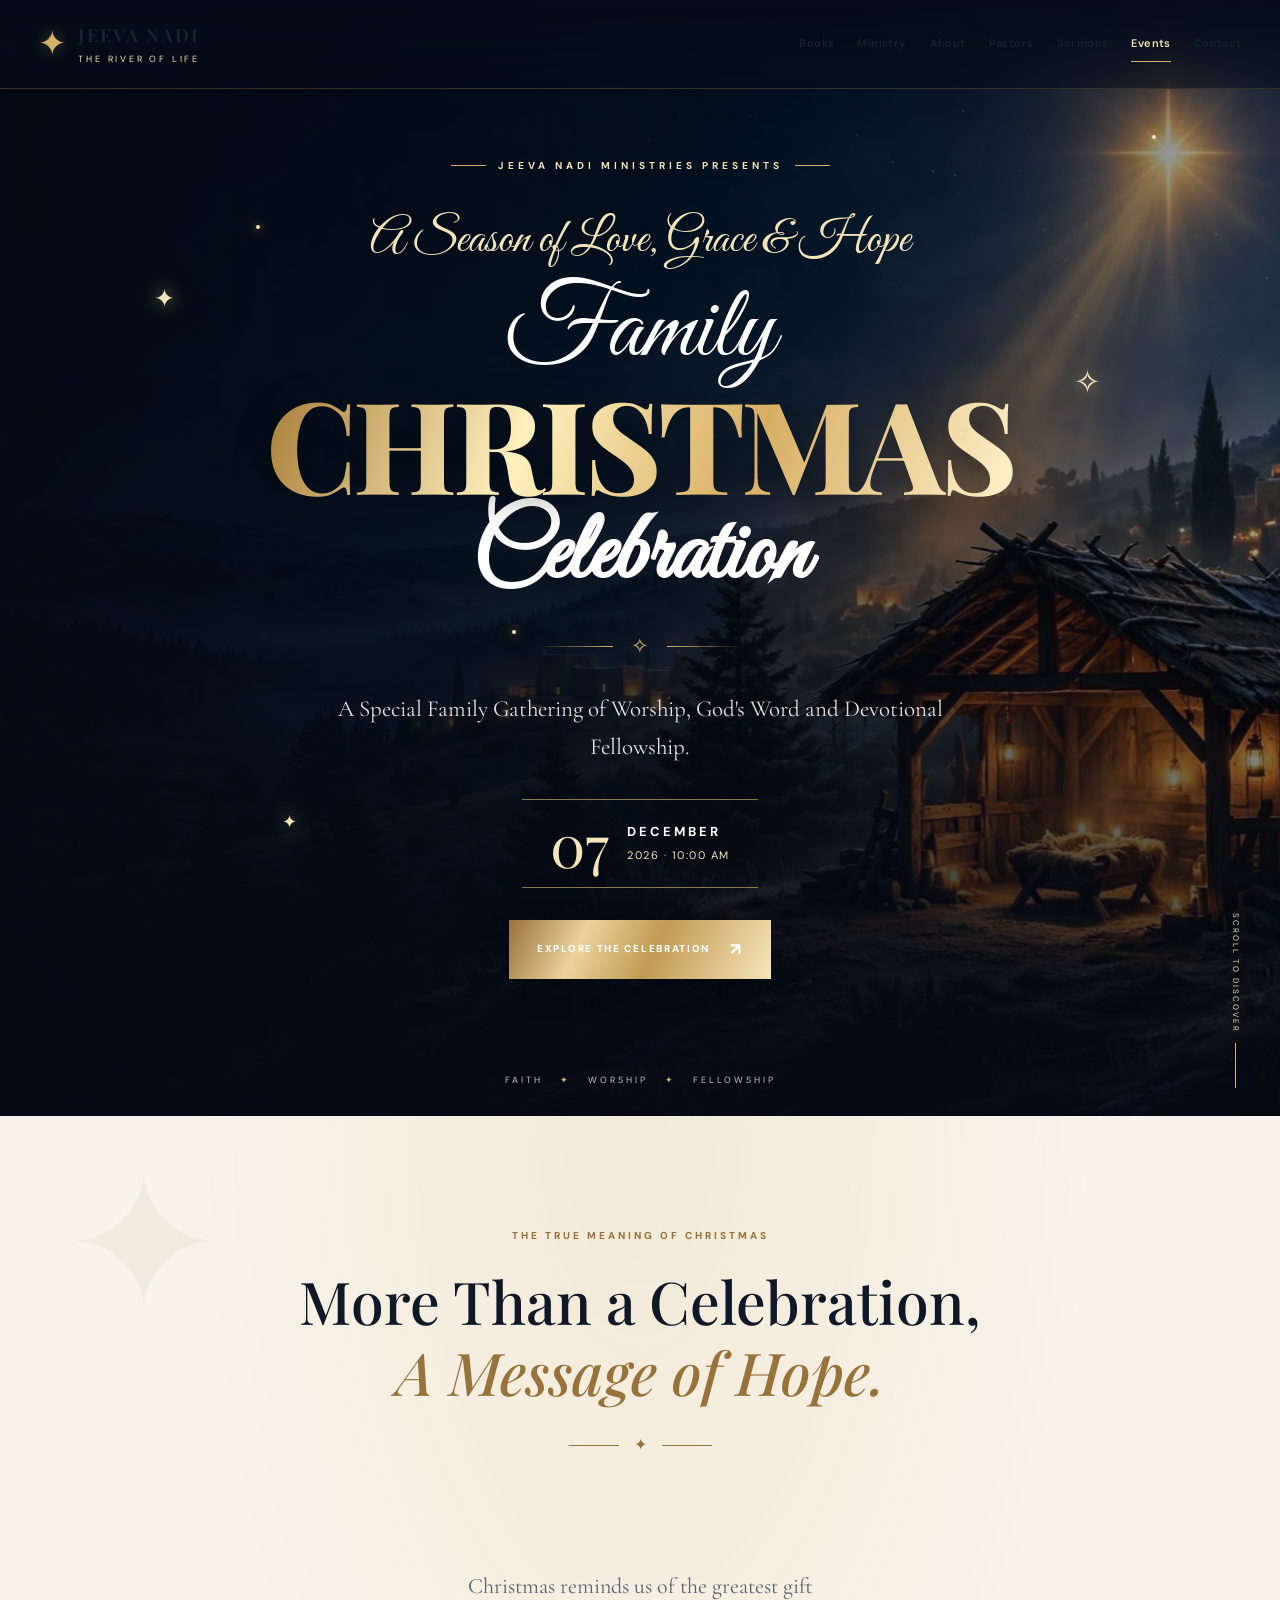
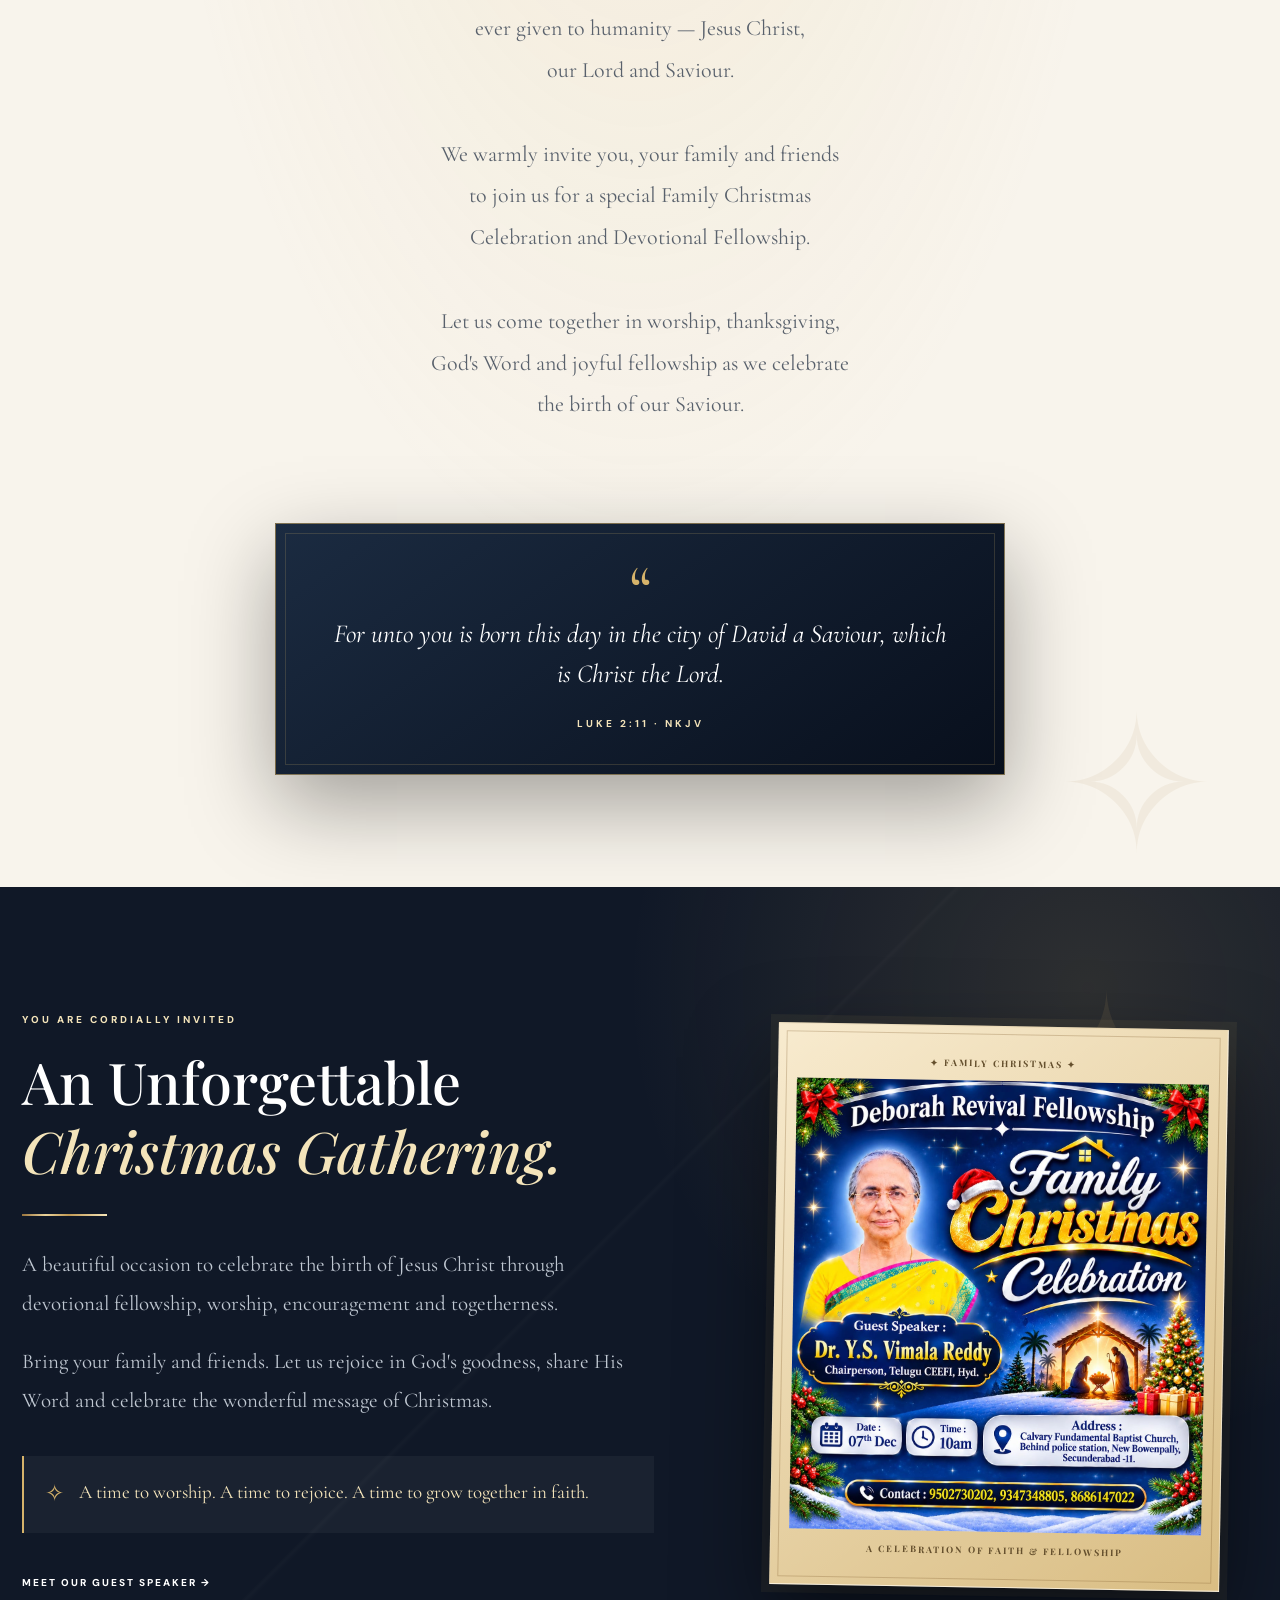
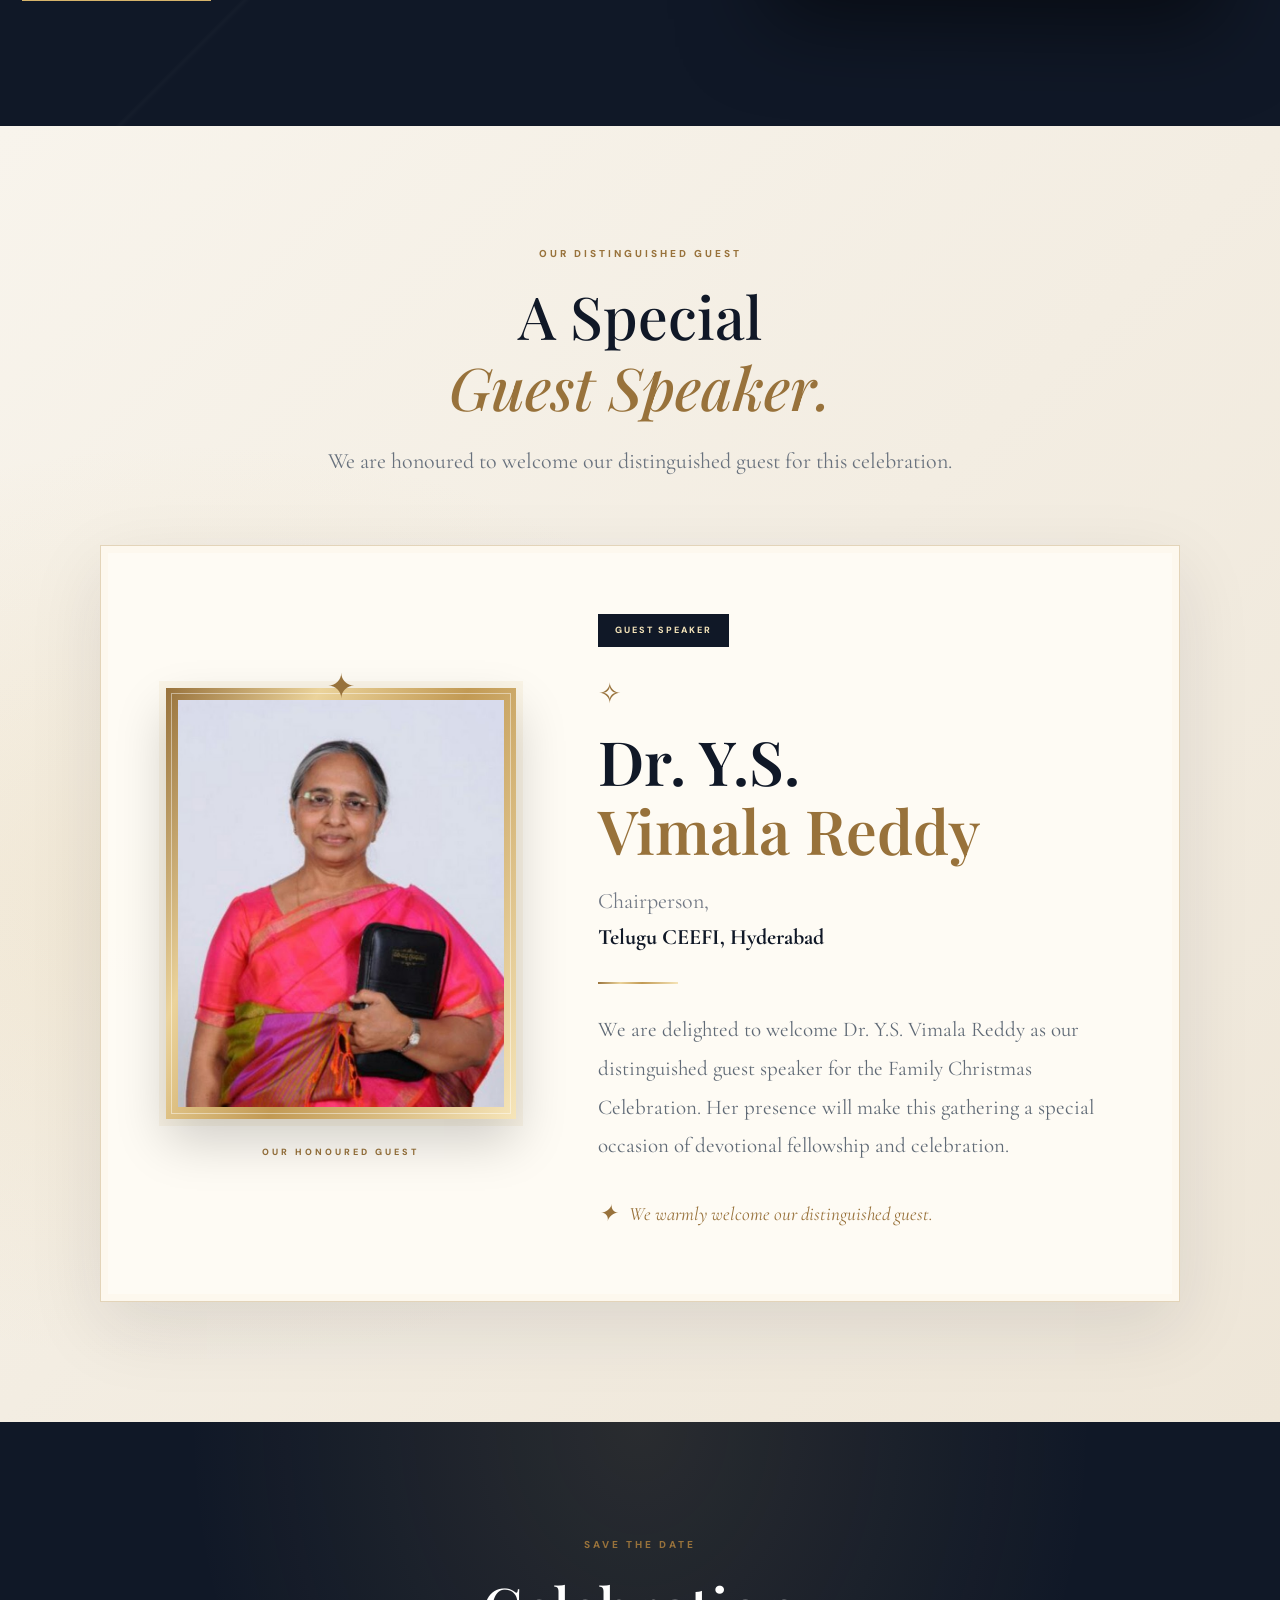
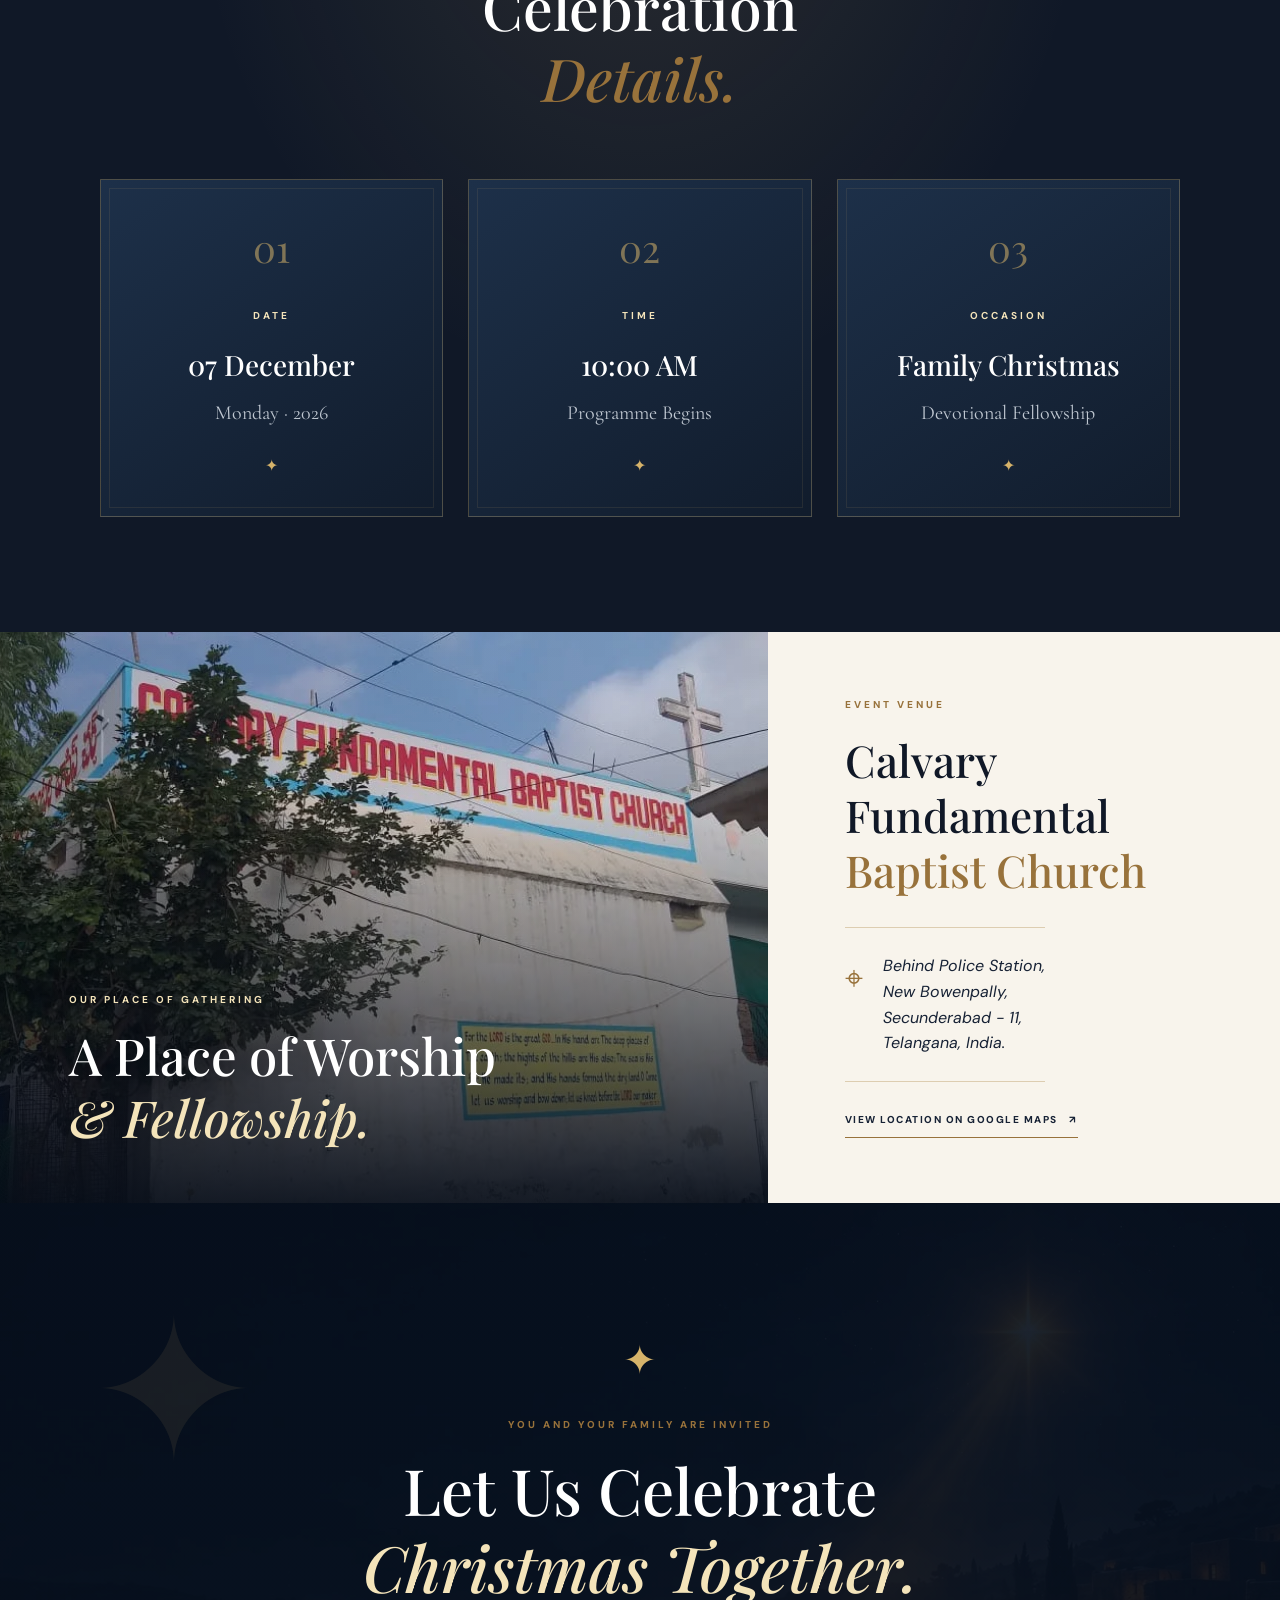
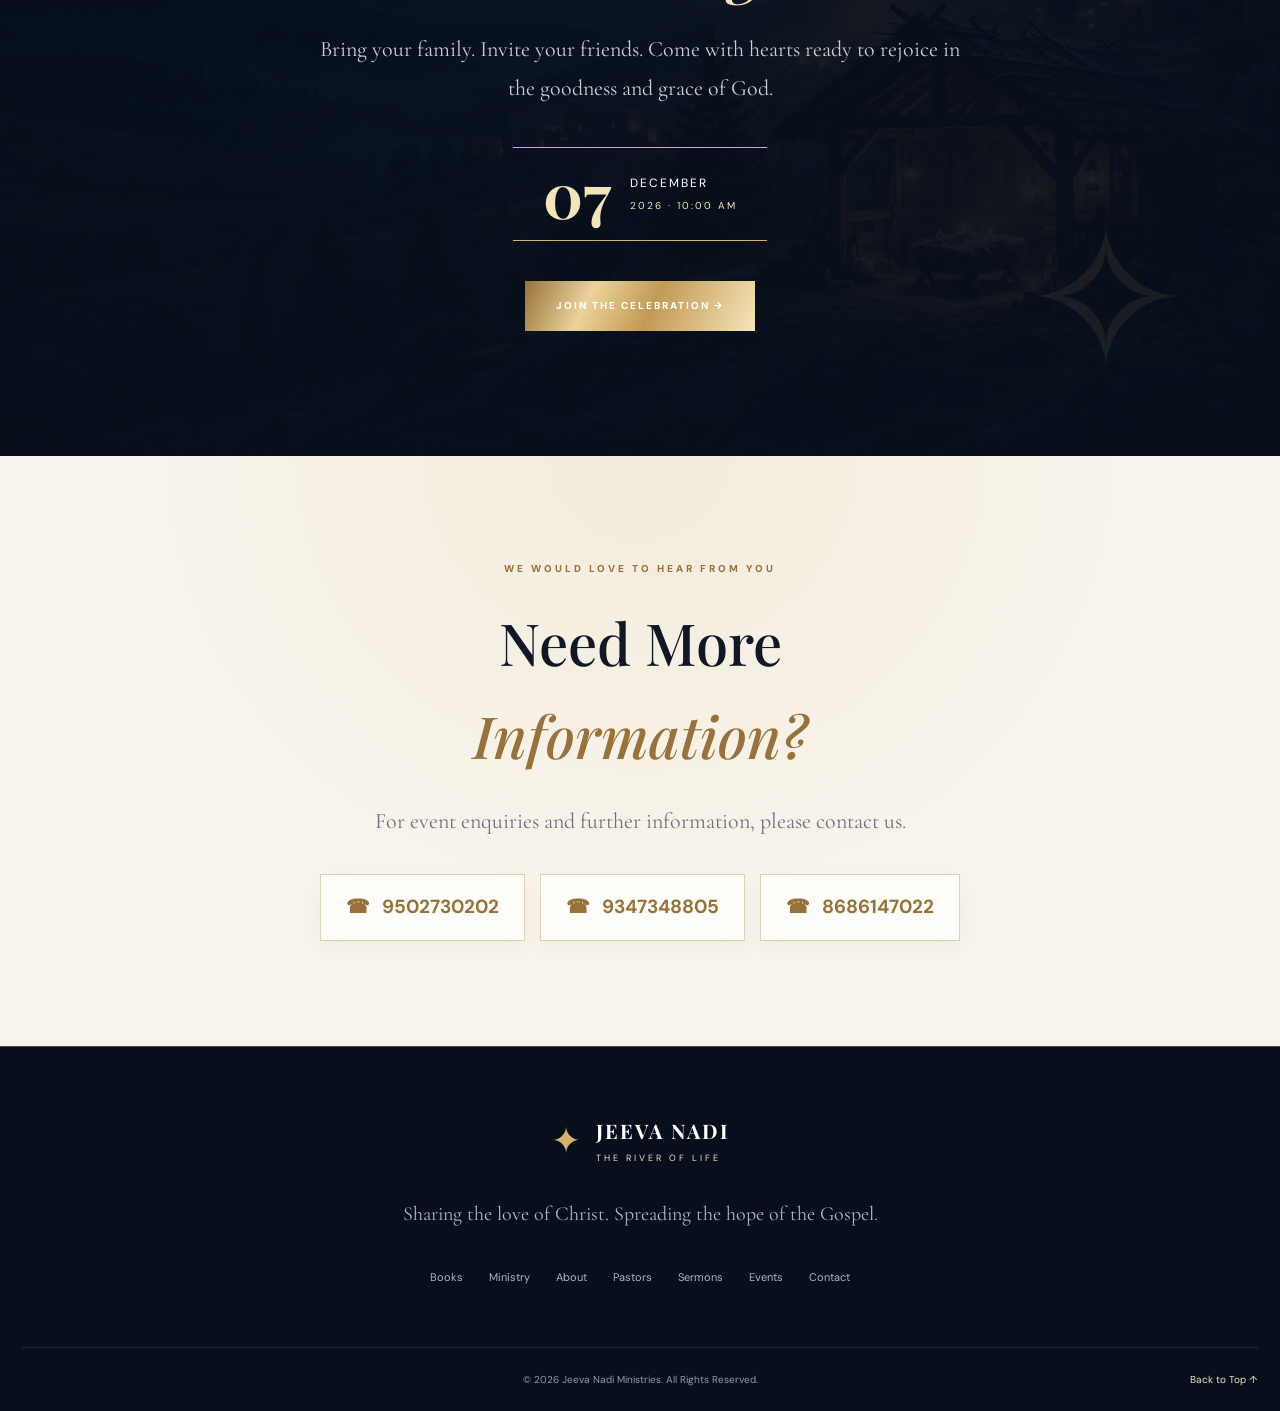
<file: events.html>
<!DOCTYPE html>
<html lang="en">

<head>
    <!-- =========================================
         BASIC DOCUMENT SETTINGS
    ========================================== -->

    <meta charset="UTF-8">
    <meta name="viewport" content="width=device-width, initial-scale=1.0">
    <meta name="theme-color" content="#101827">
    <meta name="author" content="Jeeva Nadi Ministries">

    <title>Family Christmas Celebration 2026 | Jeeva Nadi Ministries</title>

    <!-- SEO Metadata -->

    <meta
        name="description"
        content="You are warmly invited to the Family Christmas Celebration and Devotional Fellowship on 7 December 2026 at 10:00 AM at Calvary Fundamental Baptist Church, New Bowenpally, Secunderabad. Guest Speaker: Dr. Y.S. Vimala Reddy."
    >

    <meta name="robots" content="index, follow">
    <link rel="canonical" href="https://www.jeevanadiministries.org/events.html">

    <!-- =========================================
         FAVICON AND APPLE TOUCH ICON
    ========================================== -->

    <link rel="icon" type="image/jpeg" href="images/favicon.jpg">
    <link rel="apple-touch-icon" href="images/apple-touch-icon.jpg">

    <!-- =========================================
         OPEN GRAPH: SOCIAL MEDIA SHARING
    ========================================== -->

    <meta property="og:type" content="website">
    <meta property="og:site_name" content="Jeeva Nadi Ministries">

    <meta
        property="og:title"
        content="Family Christmas Celebration 2026 | Jeeva Nadi Ministries"
    >

    <meta
        property="og:description"
        content="A special Family Christmas Celebration and Devotional Fellowship. Join us on 7 December 2026 at 10:00 AM at Calvary Fundamental Baptist Church, New Bowenpally, Secunderabad."
    >

    <meta property="og:image" content="https://www.jeevanadiministries.org/images/christmas-hero.jpg">

    <meta
        property="og:image:alt"
        content="Family Christmas Celebration 2026 by Jeeva Nadi Ministries"
    >

    <!-- =========================================
         TWITTER / X SOCIAL SHARING
    ========================================== -->

    <meta name="twitter:card" content="summary_large_image">

    <meta
        name="twitter:title"
        content="Family Christmas Celebration 2026 | Jeeva Nadi Ministries"
    >

    <meta
        name="twitter:description"
        content="Join us on 7 December 2026 at 10:00 AM for our Family Christmas Celebration and Devotional Fellowship."
    >

    <meta name="twitter:image" content="https://www.jeevanadiministries.org/images/christmas-hero.jpg">

    <!-- =========================================
         GOOGLE FONTS
    ========================================== -->

    <link rel="preconnect" href="https://fonts.googleapis.com">

    <link
        rel="preconnect"
        href="https://fonts.gstatic.com"
        crossorigin
    >

    <link
        href="https://fonts.googleapis.com/css2?family=Cormorant+Garamond:wght@400;500;600;700&family=DM+Sans:wght@400;500;600;700&family=Great+Vibes&family=Playfair+Display:wght@400;500;600;700;800&display=swap"
        rel="stylesheet"
    >

    <!-- =========================================
         EVENT PAGE STYLESHEET
    ========================================== -->

    <link rel="stylesheet" href="events.css">

</head>


<body class="events-page" id="top">

    <!-- =========================================
         CHRISTMAS ATMOSPHERE
    ========================================== -->

    <div class="paper-atmosphere" aria-hidden="true">

        <span class="falling-paper paper-1"></span>
        <span class="falling-paper paper-2"></span>
        <span class="falling-paper paper-3"></span>
        <span class="falling-paper paper-4"></span>
        <span class="falling-paper paper-5"></span>
        <span class="falling-paper paper-6"></span>
        <span class="falling-paper paper-7"></span>
        <span class="falling-paper paper-8"></span>
        <span class="falling-paper paper-9"></span>
        <span class="falling-paper paper-10"></span>

        <span class="gold-particle particle-1"></span>
        <span class="gold-particle particle-2"></span>
        <span class="gold-particle particle-3"></span>
        <span class="gold-particle particle-4"></span>

    </div>


    <!-- =========================================
         SITE NAVIGATION
    ========================================== -->

    <header class="site-header">

        <div class="nav-container">

            <a
                href="index.html"
                class="brand"
                aria-label="Jeeva Nadi Ministries home"
            >

                <span class="brand-icon" aria-hidden="true">✦</span>

                <span class="brand-details">
                    <strong>JEEVA NADI</strong>
                    <small>THE RIVER OF LIFE</small>
                </span>

            </a>


            <!-- DESKTOP NAVIGATION -->

            <nav class="desktop-navigation" aria-label="Main navigation">

                <a href="books.html">Books</a>
                <a href="index.html">Ministry</a>
                <a href="about.html">About</a>
                <a href="pastors.html">Pastors</a>
                <a href="sermons.html">Sermons</a>

                <a
                    href="events.html"
                    class="active"
                    aria-current="page"
                >
                    Events
                </a>

                <a href="contact.html">Contact</a>

            </nav>


            <!-- MOBILE NAVIGATION -->

            <details class="mobile-navigation">

                <summary aria-label="Open or close the mobile navigation menu">
                    <span></span>
                    <span></span>
                    <span></span>
                </summary>

                <nav aria-label="Mobile navigation">

                    <a href="books.html">Books</a>
                    <a href="index.html">Ministry</a>
                    <a href="about.html">About</a>
                    <a href="pastors.html">Pastors</a>
                    <a href="sermons.html">Sermons</a>

                    <a
                        href="events.html"
                        class="active"
                        aria-current="page"
                    >
                        Events
                    </a>

                    <a href="contact.html">Contact</a>

                </nav>

            </details>

        </div>

    </header>


    <main>

        <!-- =====================================
             CHRISTMAS HERO
        ====================================== -->

        <section class="christmas-hero" aria-labelledby="event-title">

            <div class="hero-image" aria-hidden="true"></div>
            <div class="hero-shade" aria-hidden="true"></div>

            <div class="hero-star star-one" aria-hidden="true">✦</div>
            <div class="hero-star star-two" aria-hidden="true">✧</div>
            <div class="hero-star star-three" aria-hidden="true">✦</div>


            <div class="hero-content">

                <div class="hero-pretitle">
                    <span></span>
                    JEEVA NADI MINISTRIES PRESENTS
                    <span></span>
                </div>


                <p class="hero-script">
                    A Season of Love, Grace &amp; Hope
                </p>


                <h1 id="event-title">

                    <span class="hero-family">Family</span>

                    <span class="hero-christmas">Christmas</span>

                    <span class="hero-celebration">Celebration</span>

                </h1>


                <div class="hero-separator" aria-hidden="true">
                    <span></span>
                    ✧
                    <span></span>
                </div>


                <p class="hero-description">
                    A Special Family Gathering of Worship,
                    God's Word and Devotional Fellowship.
                </p>


                <div class="hero-date" aria-label="7 December 2026 at 10 AM">

                    <div class="date-number">07</div>

                    <div class="date-info">
                        <strong>DECEMBER</strong>
                        <span>2026 · 10:00 AM</span>
                    </div>

                </div>


                <a href="#event-details" class="hero-cta">
                    EXPLORE THE CELEBRATION
                    <span aria-hidden="true">↗</span>
                </a>

            </div>


            <div class="hero-bottom-line">
                <span>FAITH</span>
                <i aria-hidden="true">✦</i>
                <span>WORSHIP</span>
                <i aria-hidden="true">✦</i>
                <span>FELLOWSHIP</span>
            </div>


            <div class="hero-scroll" aria-hidden="true">
                <span>SCROLL TO DISCOVER</span>
                <div></div>
            </div>

        </section>


        <!-- =====================================
             INTRODUCTION
        ====================================== -->

        <section class="introduction-section" id="event-details">

            <div class="section-kicker">
                THE TRUE MEANING OF CHRISTMAS
            </div>


            <h2 class="editorial-heading">
                More Than a Celebration,
                <span>A Message of Hope.</span>
            </h2>


            <div class="gold-divider" aria-hidden="true">
                <span></span>
                ✦
                <span></span>
            </div>


            <p class="introduction-text">

                Christmas reminds us of the greatest gift
                ever given to humanity — Jesus Christ,
                our Lord and Saviour.

                We warmly invite you, your family and friends
                to join us for a special Family Christmas
                Celebration and Devotional Fellowship.

                Let us come together in worship, thanksgiving,
                God's Word and joyful fellowship as we celebrate
                the birth of our Saviour.

            </p>


            <div class="scripture-card">

                <span class="scripture-mark" aria-hidden="true">“</span>

                <blockquote>
                    For unto you is born this day in the city
                    of David a Saviour, which is Christ the Lord.
                </blockquote>

                <span class="scripture-reference">
                    LUKE 2:11 · NKJV
                </span>

            </div>

        </section>


        <!-- =====================================
             FEATURED EVENT
        ====================================== -->

        <section class="featured-event-section">

            <div class="featured-event-inner">

                <div class="featured-copy">

                    <span class="section-kicker">
                        YOU ARE CORDIALLY INVITED
                    </span>


                    <h2>
                        An Unforgettable
                        <span>Christmas Gathering.</span>
                    </h2>


                    <div class="featured-line"></div>


                    <p>
                        A beautiful occasion to celebrate
                        the birth of Jesus Christ through
                        devotional fellowship, worship,
                        encouragement and togetherness.
                    </p>


                    <p>
                        Bring your family and friends.
                        Let us rejoice in God's goodness,
                        share His Word and celebrate
                        the wonderful message of Christmas.
                    </p>


                    <div class="featured-highlight">
                        <span aria-hidden="true">✧</span>
                        A time to worship. A time to rejoice.
                        A time to grow together in faith.
                    </div>


                    <a href="#guest-speaker" class="gold-text-link">
                        MEET OUR GUEST SPEAKER →
                    </a>

                </div>


                <div class="poster-showcase">

                    <div class="poster-ornament top-ornament">
                        ✦ FAMILY CHRISTMAS ✦
                    </div>


                    <img
                        src="images/family-poster.jpeg"
                        alt="Official invitation poster for the Family Christmas Celebration on 7 December 2026"
                        loading="lazy"
                        decoding="async"
                    >


                    <div class="poster-ornament bottom-ornament">
                        A CELEBRATION OF FAITH &amp; FELLOWSHIP
                    </div>

                </div>

            </div>

        </section>


        <!-- =====================================
             GUEST SPEAKER
        ====================================== -->

        <section class="guest-section" id="guest-speaker">

            <div class="guest-section-header">

                <span class="section-kicker">
                    OUR DISTINGUISHED GUEST
                </span>


                <h2 class="editorial-heading">
                    A Special
                    <span>Guest Speaker.</span>
                </h2>


                <p>
                    We are honoured to welcome our
                    distinguished guest for this celebration.
                </p>

            </div>


            <article class="guest-card">

                <div class="guest-image-column">

                    <div class="guest-image-frame">

                        <div class="guest-frame-decoration" aria-hidden="true">
                            ✦
                        </div>


                        <img
                            src="images/dr-ys-vimala-reddy.jpg"
                            alt="Photograph of Dr. Y.S. Vimala Reddy, Guest Speaker and Chairperson of Telugu CEEFI, Hyderabad"
                            loading="lazy"
                            decoding="async"
                        >

                    </div>


                    <span class="guest-image-caption">
                        OUR HONOURED GUEST
                    </span>

                </div>


                <div class="guest-content">

                    <span class="guest-role">
                        GUEST SPEAKER
                    </span>


                    <div class="guest-star" aria-hidden="true">
                        ✧
                    </div>


                    <h3>
                        Dr. Y.S.
                        <span>Vimala Reddy</span>
                    </h3>


                    <div class="guest-designation">
                        Chairperson,
                        <strong>Telugu CEEFI, Hyderabad</strong>
                    </div>


                    <div class="guest-divider"></div>


                    <p>
                        We are delighted to welcome
                        Dr. Y.S. Vimala Reddy as our
                        distinguished guest speaker for the
                        Family Christmas Celebration.

                        Her presence will make this gathering
                        a special occasion of devotional
                        fellowship and celebration.
                    </p>


                    <div class="guest-welcome">
                        <span aria-hidden="true">✦</span>
                        We warmly welcome our distinguished guest.
                    </div>

                </div>

            </article>

        </section>


        <!-- =====================================
             EVENT DETAILS
        ====================================== -->

        <section class="details-section" aria-labelledby="details-title">

            <div class="details-heading">

                <span class="section-kicker">
                    SAVE THE DATE
                </span>


                <h2 class="editorial-heading" id="details-title">
                    Celebration
                    <span>Details.</span>
                </h2>

            </div>


            <div class="details-grid">

                <article class="detail-card">

                    <span class="detail-number">01</span>

                    <span class="detail-label">DATE</span>

                    <h3>07 December</h3>

                    <p>
                        <time datetime="2026-12-07">
                            Monday · 2026
                        </time>
                    </p>

                    <div class="detail-bottom" aria-hidden="true">✦</div>

                </article>


                <article class="detail-card">

                    <span class="detail-number">02</span>

                    <span class="detail-label">TIME</span>

                    <h3>10:00 AM</h3>

                    <p>
                        <time datetime="2026-12-07T10:00">
                            Programme Begins
                        </time>
                    </p>

                    <div class="detail-bottom" aria-hidden="true">✦</div>

                </article>


                <article class="detail-card">

                    <span class="detail-number">03</span>

                    <span class="detail-label">OCCASION</span>

                    <h3>Family Christmas</h3>

                    <p>Devotional Fellowship</p>

                    <div class="detail-bottom" aria-hidden="true">✦</div>

                </article>

            </div>

        </section>


        <!-- =====================================
             CHURCH VENUE
        ====================================== -->

        <section class="venue-section" id="venue">

            <div class="venue-photo">

                <img
                    src="images/church-venue.jpg"
                    alt="Calvary Fundamental Baptist Church, Behind Police Station, New Bowenpally, Secunderabad"
                    loading="lazy"
                    decoding="async"
                >


                <div class="venue-photo-overlay"></div>


                <div class="venue-photo-caption">

                    <span>OUR PLACE OF GATHERING</span>

                    <h2>
                        A Place of Worship
                        <em>&amp; Fellowship.</em>
                    </h2>

                </div>

            </div>


            <div class="venue-content">

                <span class="section-kicker">
                    EVENT VENUE
                </span>


                <h3>
                    Calvary Fundamental
                    <span>Baptist Church</span>
                </h3>


                <div class="venue-address">

                    <span class="address-icon" aria-hidden="true">⌖</span>

                    <address>
                        Behind Police Station,<br>
                        New Bowenpally,<br>
                        Secunderabad - 11,<br>
                        Telangana, India.
                    </address>

                </div>


                <a
                    href="https://www.google.com/maps/search/?api=1&amp;query=Calvary+Fundamental+Baptist+Church+New+Bowenpally+Secunderabad"
                    target="_blank"
                    rel="noopener noreferrer"
                    class="map-link"
                    aria-label="Find Calvary Fundamental Baptist Church on Google Maps"
                >
                    VIEW LOCATION ON GOOGLE MAPS
                    <span aria-hidden="true">↗</span>
                </a>

            </div>

        </section>


        <!-- =====================================
             FINAL INVITATION
        ====================================== -->

        <section class="closing-section">

            <div class="closing-decoration" aria-hidden="true">
                ✦
            </div>


            <span class="section-kicker">
                YOU AND YOUR FAMILY ARE INVITED
            </span>


            <h2>
                Let Us Celebrate
                <span>Christmas Together.</span>
            </h2>


            <p>
                Bring your family. Invite your friends.
                Come with hearts ready to rejoice in
                the goodness and grace of God.
            </p>


            <div class="closing-date">

                <strong>07</strong>

                <span>
                    DECEMBER
                    <small>2026 · 10:00 AM</small>
                </span>

            </div>


            <a href="#contact" class="closing-button">
                JOIN THE CELEBRATION →
            </a>

        </section>


        <!-- =====================================
             EVENT ENQUIRIES
        ====================================== -->

        <section class="contact-section" id="contact">

            <span class="section-kicker">
                WE WOULD LOVE TO HEAR FROM YOU
            </span>


            <h2>
                Need More
                <span>Information?</span>
            </h2>


            <p>
                For event enquiries and further information,
                please contact us.
            </p>


            <div class="contact-list">

                <a href="tel:+919502730202">
                    <span aria-hidden="true">☎</span>
                    <span>9502730202</span>
                </a>


                <a href="tel:+919347348805">
                    <span aria-hidden="true">☎</span>
                    <span>9347348805</span>
                </a>


                <a href="tel:+918686147022">
                    <span aria-hidden="true">☎</span>
                    <span>8686147022</span>
                </a>

            </div>

        </section>

    </main>


    <!-- =========================================
         SITE FOOTER
    ========================================== -->

    <footer class="site-footer">

        <div class="footer-content">

            <a
                href="index.html"
                class="footer-brand"
                aria-label="Jeeva Nadi Ministries home"
            >

                <span aria-hidden="true">✦</span>

                <div>
                    <strong>JEEVA NADI</strong>
                    <small>THE RIVER OF LIFE</small>
                </div>

            </a>


            <p>
                Sharing the love of Christ.
                Spreading the hope of the Gospel.
            </p>


            <nav
                class="footer-navigation"
                aria-label="Footer navigation"
            >

                <a href="books.html">Books</a>
                <a href="index.html">Ministry</a>
                <a href="about.html">About</a>
                <a href="pastors.html">Pastors</a>
                <a href="sermons.html">Sermons</a>
                <a href="events.html" aria-current="page">Events</a>
                <a href="contact.html">Contact</a>

            </nav>

        </div>


        <div class="footer-bottom">

            <span>
                © 2026 Jeeva Nadi Ministries.
                All Rights Reserved.
            </span>


            <a href="#top">
                Back to Top ↑
            </a>

        </div>

    </footer>

</body>

</html>
</file>
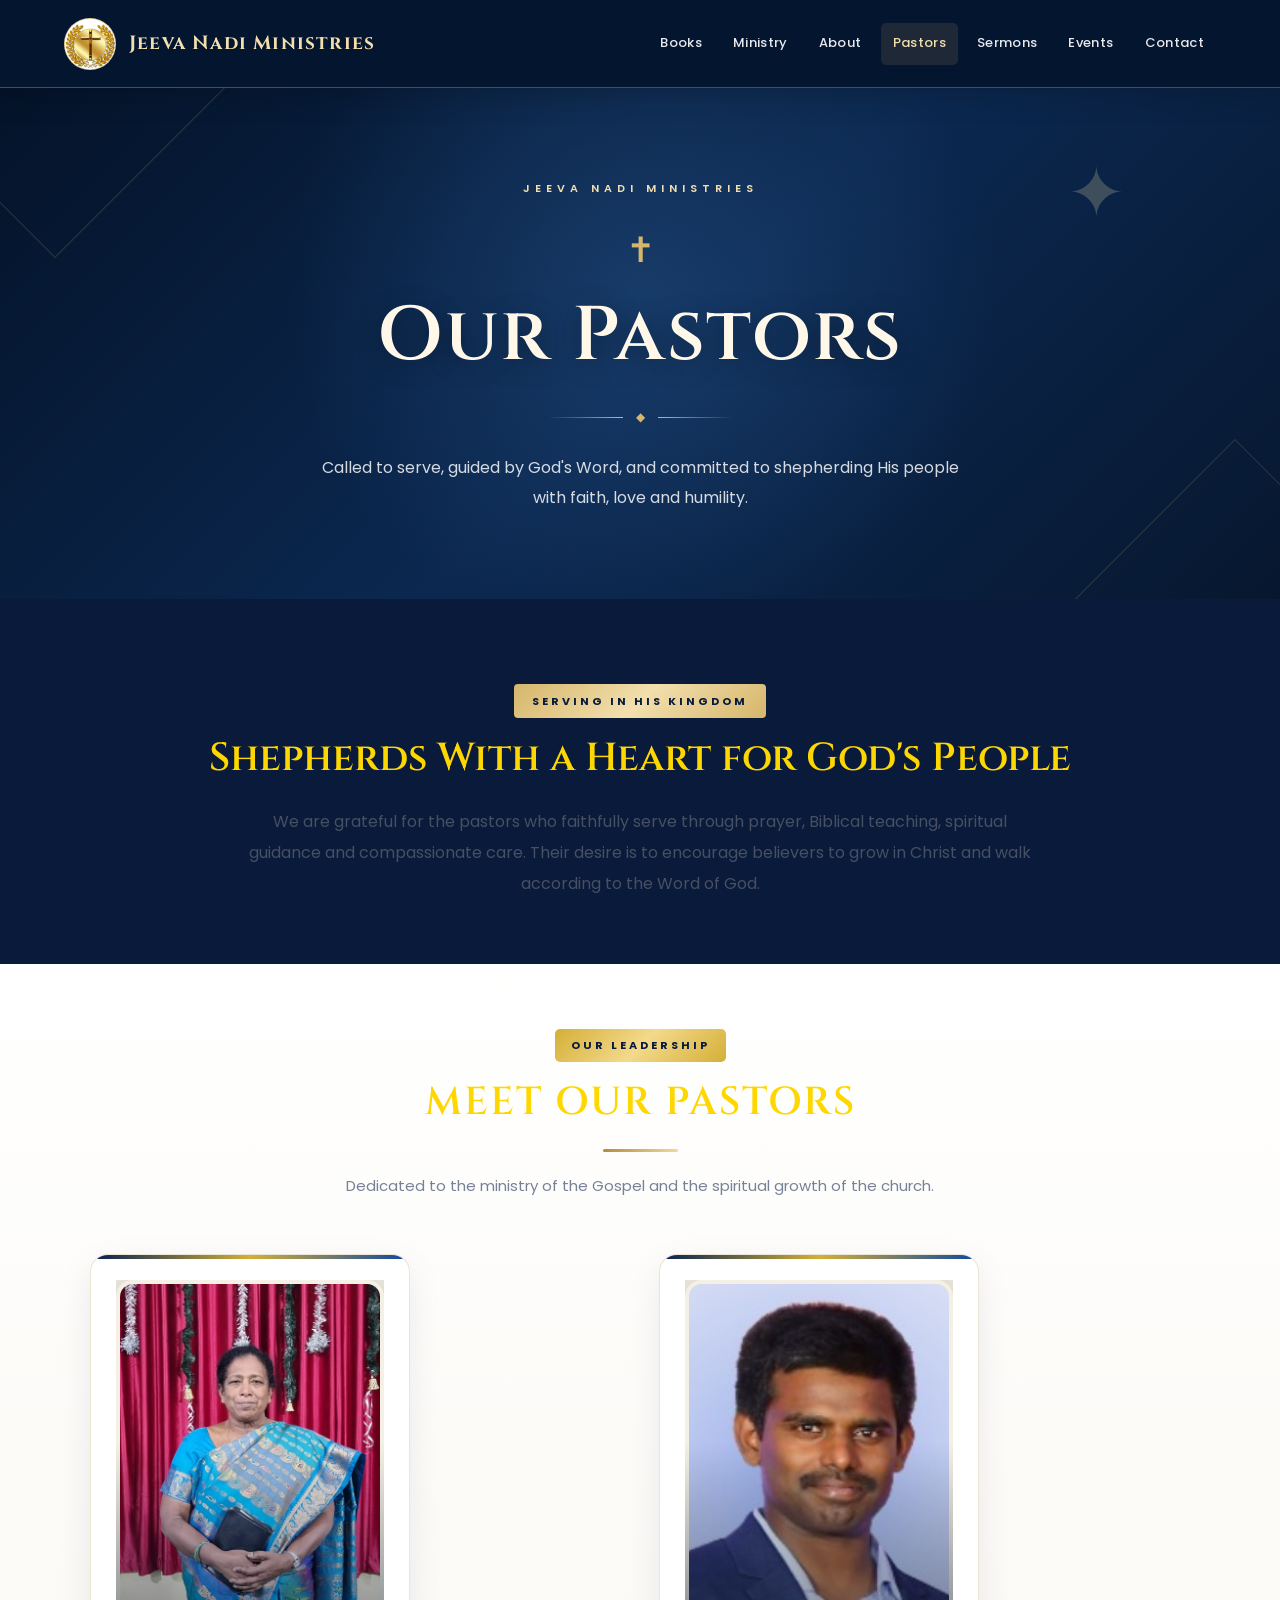
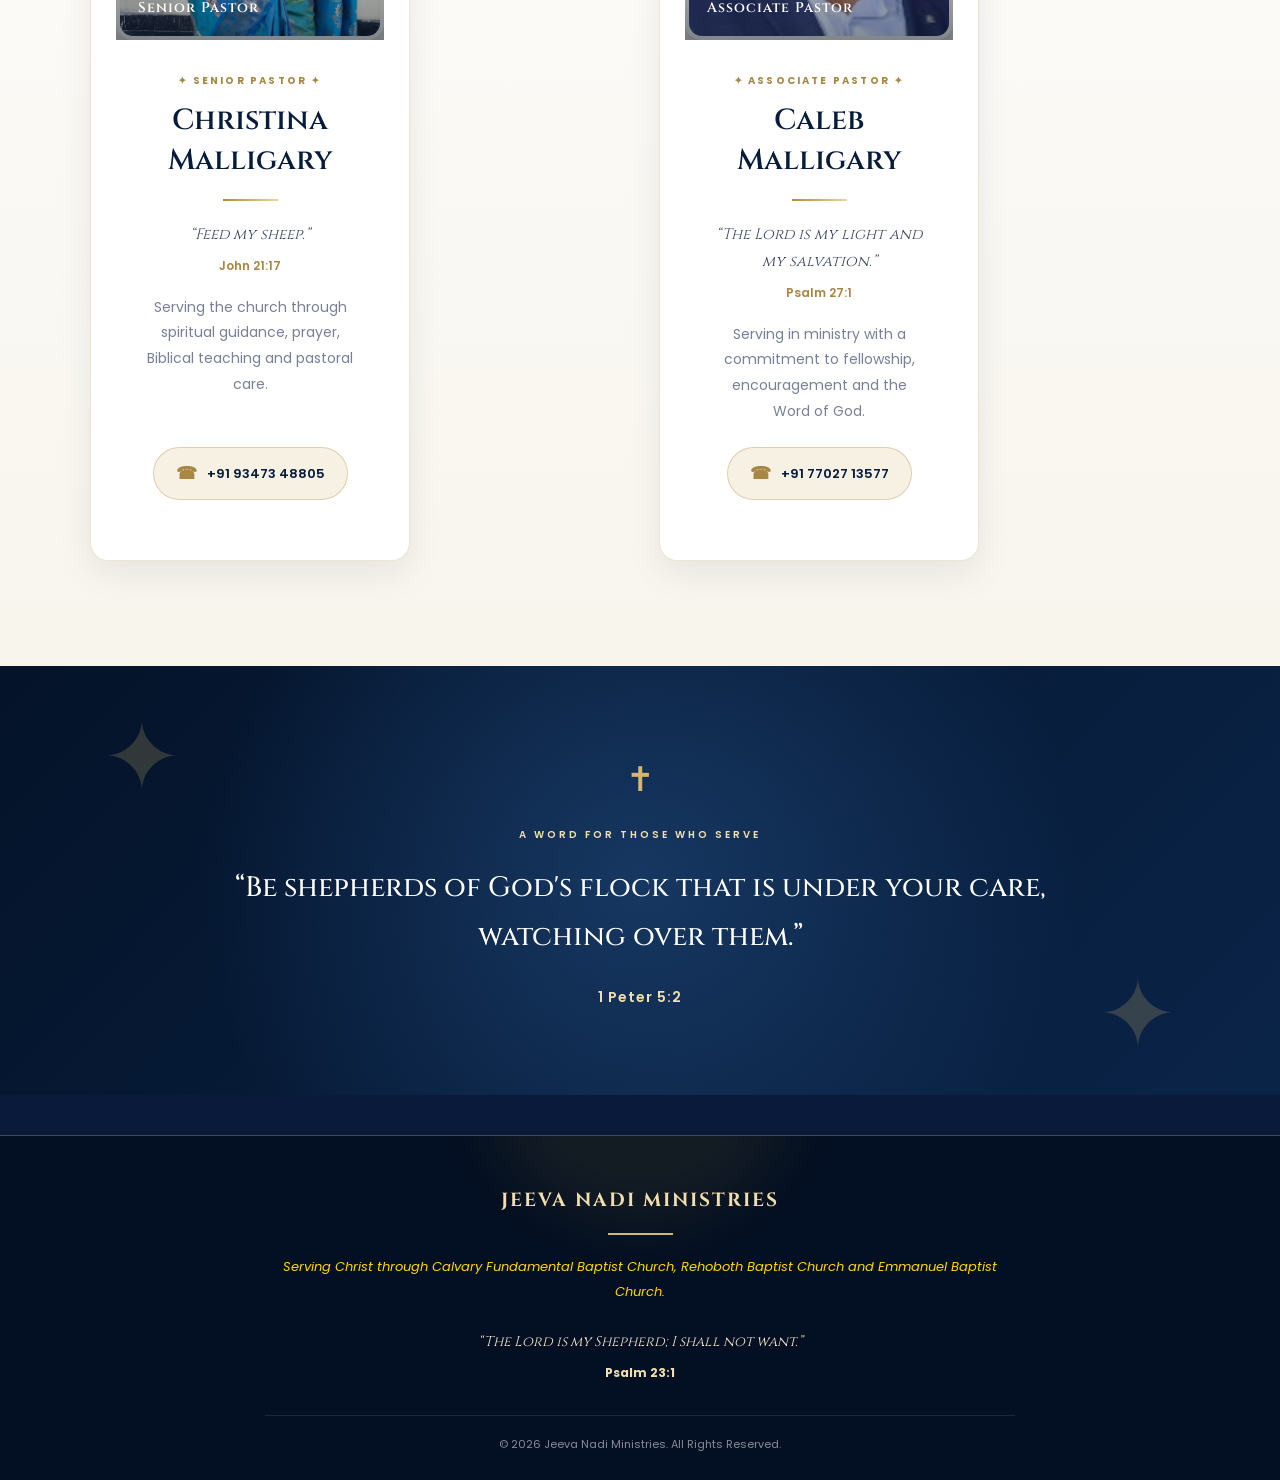
<file: pastors.html>
<!DOCTYPE html>
<html lang="en">

<head>
    <meta charset="UTF-8">
    <meta name="viewport" content="width=device-width, initial-scale=1.0">

    <meta
        name="description"
        content="Meet the pastors of Jeeva Nadi Ministries. Learn about their ministry, biblical calling and service to the church."
    >

    <meta name="theme-color" content="#071b3b">

    <title>Our Pastors | Jeeva Nadi Ministries</title>

    <!-- GOOGLE FONTS -->       
    <link rel="preconnect" href="https://fonts.googleapis.com">
    <link rel="preconnect" href="https://fonts.gstatic.com" crossorigin>

    <link
        href="https://fonts.googleapis.com/css2?family=Cinzel:wght@500;600;700&family=Poppins:wght@300;400;500;600;700&display=swap"
        rel="stylesheet"
    >

    <!-- MAIN WEBSITE STYLESHEET -->
    <link rel="stylesheet" href="styles.css">

    <!-- FAVICON -->
    <link rel="icon" type="image/jpeg" href="images/pastor logo.jpg">

</head>

<body class="pastors-page">

    <!-- =====================================================
         01. WEBSITE HEADER & MOBILE NAVIGATION
    ====================================================== -->

    <header class="jn-site-header">

        <!-- BRAND LOGO -->
        <a
            class="jn-brand"
            href="index.html"
            aria-label="Jeeva Nadi Ministries home"
        >

            <img
                src="images/Logo.jpg"
                alt="Jeeva Nadi Ministries logo"
            >

            <span class="jn-brand-name">
                Jeeva Nadi Ministries
            </span>

        </a>


        <!-- MOBILE HAMBURGER BUTTON -->
        <button
            class="menu-toggle"
            id="menuToggle"
            type="button"
            aria-label="Open navigation menu"
            aria-expanded="false"
            aria-controls="primaryNavigation"
        >

            <span></span>
            <span></span>
            <span></span>

        </button>


        <!-- MAIN WEBSITE NAVIGATION -->
        <nav
            class="jn-main-nav"
            id="primaryNavigation"
            aria-label="Main navigation"
        >

            <ul>

                <li>
                    <a href="books.html">
                        Books
                    </a>
                </li>

                <li>
                    <a href="index.html">
                        Ministry
                    </a>
                </li>

                <li>
                    <a href="about.html">
                        About
                    </a>
                </li>

                <li>
                    <a
                        href="pastors.html"
                        class="active"
                        aria-current="page"
                    >
                        Pastors
                    </a>
                </li>

                <li>
                    <a href="sermons.html">
                        Sermons
                    </a>
                </li>

                <li>
                    <a href="events.html">
                        Events
                    </a>
                </li>

                <li>
                    <a href="contact.html">
                        Contact
                    </a>
                </li>

            </ul>

        </nav>

    </header>


    <!-- =====================================================
         02. MAIN CONTENT
    ====================================================== -->

    <main>


        <!-- =================================================
             PASTORS HERO SECTION
        ================================================== -->

        <section class="pastors-hero">

            <div
                class="pastors-hero-decoration"
                aria-hidden="true"
            >
                ✦
            </div>


            <div class="pastors-hero-content">

                <span class="pastors-eyebrow">
                    JEEVA NADI MINISTRIES
                </span>


                <div
                    class="pastors-cross"
                    aria-hidden="true"
                >
                    ✝
                </div>


                <h1>
                    Our Pastors
                </h1>


                <div
                    class="pastors-gold-divider"
                    aria-hidden="true"
                >

                    <span></span>

                    <span class="divider-diamond">
                        ◆
                    </span>

                    <span></span>

                </div>


                <p>
                    Called to serve, guided by God's Word, and committed
                    to shepherding His people with faith, love and humility.
                </p>

            </div>

        </section>



        <!-- =================================================
             INTRODUCTION SECTION
        ================================================== -->

        <section class="pastors-introduction">

            <span class="pastors-section-label">
                SERVING IN HIS KINGDOM
            </span>


            <h2>
                Shepherds With a Heart for God's People
            </h2>


            <p>
                We are grateful for the pastors who faithfully serve
                through prayer, Biblical teaching, spiritual guidance
                and compassionate care. Their desire is to encourage
                believers to grow in Christ and walk according to
                the Word of God.
            </p>

        </section>



        <!-- =================================================
             PASTOR PROFILES SECTION
        ================================================== -->

        <section
            class="pastors-section"
            aria-labelledby="pastorsHeading"
        >

            <div class="pastors-section-heading">

                <span class="pastors-section-label">
                    OUR LEADERSHIP
                </span>


                <h2 id="pastorsHeading">
                    Meet Our Pastors
                </h2>


                <p>
                    Dedicated to the ministry of the Gospel and the
                    spiritual growth of the church.
                </p>

            </div>



            <!-- PASTOR PROFILE CARDS -->
            <div class="pastors-grid">


                <!-- =========================================
                     SENIOR PASTOR
                ========================================== -->

                <article class="pastor-card fade-in">

                    <div class="pastor-card-image">

                        <img
                            src="images/christina-malligary.jpg"
                            alt="Senior Pastor Christina Malligary"
                            loading="lazy"
                        >


                        <span class="pastor-image-caption">
                            Senior Pastor
                        </span>

                    </div>



                    <div class="pastor-card-content">

                        <span class="pastor-role">
                            ✦ SENIOR PASTOR ✦
                        </span>


                        <h3>
                            Christina Malligary
                        </h3>


                        <div class="pastor-card-divider"></div>


                        <blockquote>

                            “Feed my sheep.”

                            <cite>
                                John 21:17
                            </cite>

                        </blockquote>


                        <p class="pastor-description">
                            Serving the church through spiritual guidance,
                            prayer, Biblical teaching and pastoral care.
                        </p>


                        <a
                            class="pastor-contact"
                            href="tel:+919347348805"
                            aria-label="Call Christina Malligary"
                        >

                            <span aria-hidden="true">
                                ☎
                            </span>

                            +91 93473 48805

                        </a>

                    </div>

                </article>



                <!-- =========================================
                     ASSOCIATE PASTOR
                ========================================== -->

                <article class="pastor-card fade-in">

                    <div class="pastor-card-image">

                        <img
                            src="images/caleb-malligary.jpg"
                            alt="Associate Pastor Caleb Malligary"
                            loading="lazy"
                        >


                        <span class="pastor-image-caption">
                            Associate Pastor
                        </span>

                    </div>



                    <div class="pastor-card-content">

                        <span class="pastor-role">
                            ✦ ASSOCIATE PASTOR ✦
                        </span>


                        <h3>
                            Caleb Malligary
                        </h3>


                        <div class="pastor-card-divider"></div>


                        <blockquote>

                            “The Lord is my light and my salvation.”

                            <cite>
                                Psalm 27:1
                            </cite>

                        </blockquote>


                        <p class="pastor-description">
                            Serving in ministry with a commitment to
                            fellowship, encouragement and the Word of God.
                        </p>


                        <a
                            class="pastor-contact"
                            href="tel:+917702713577"
                            aria-label="Call Caleb Malligary"
                        >

                            <span aria-hidden="true">
                                ☎
                            </span>

                            +91 77027 13577

                        </a>

                    </div>

                </article>


            </div>

        </section>



        <!-- =================================================
             SCRIPTURE SECTION
        ================================================== -->

        <section class="pastors-scripture">

            <div class="pastors-scripture-inner">

                <span
                    class="scripture-cross"
                    aria-hidden="true"
                >
                    ✝
                </span>


                <p class="scripture-label">
                    A WORD FOR THOSE WHO SERVE
                </p>


                <blockquote>
                    “Be shepherds of God's flock that is under your care,
                    watching over them.”
                </blockquote>


                <span class="scripture-reference">
                    1 Peter 5:2
                </span>

            </div>

        </section>


    </main>



    <!-- =====================================================
         03. WEBSITE FOOTER
    ====================================================== -->

    <footer class="jn-pastors-footer">

        <div class="footer-brand">
            JEEVA NADI MINISTRIES
        </div>


        <div class="footer-gold-line"></div>


        <p>
            Serving Christ through Calvary Fundamental Baptist Church,
            Rehoboth Baptist Church and Emmanuel Baptist Church.
        </p>


        <p class="footer-verse">

            “The Lord is my Shepherd; I shall not want.”

            <strong>
                Psalm 23:1
            </strong>

        </p>


        <p class="footer-copyright">
            © 2026 Jeeva Nadi Ministries. All Rights Reserved.
        </p>

    </footer>



    <!-- =====================================================
         04. CONTACT PAGE JAVASCRIPT
         Reuses the mobile navigation functionality
    ====================================================== -->

    <script src="js/contact.js"></script>



    <!-- =====================================================
         05. PASTORS PAGE FADE-IN ANIMATIONS
    ====================================================== -->

    <script>

        document.addEventListener("DOMContentLoaded", () => {

            const elements = document.querySelectorAll(".fade-in");


            if ("IntersectionObserver" in window) {

                const observer = new IntersectionObserver(
                    (entries, observer) => {

                        entries.forEach(entry => {

                            if (entry.isIntersecting) {

                                entry.target.classList.add("visible");

                                observer.unobserve(entry.target);

                            }

                        });

                    },
                    {
                        threshold: 0.12
                    }
                );


                elements.forEach(element => {
                    observer.observe(element);
                });

            } else {

                elements.forEach(element => {
                    element.classList.add("visible");
                });

            }

        });

    </script>


</body>
</html>
</file>
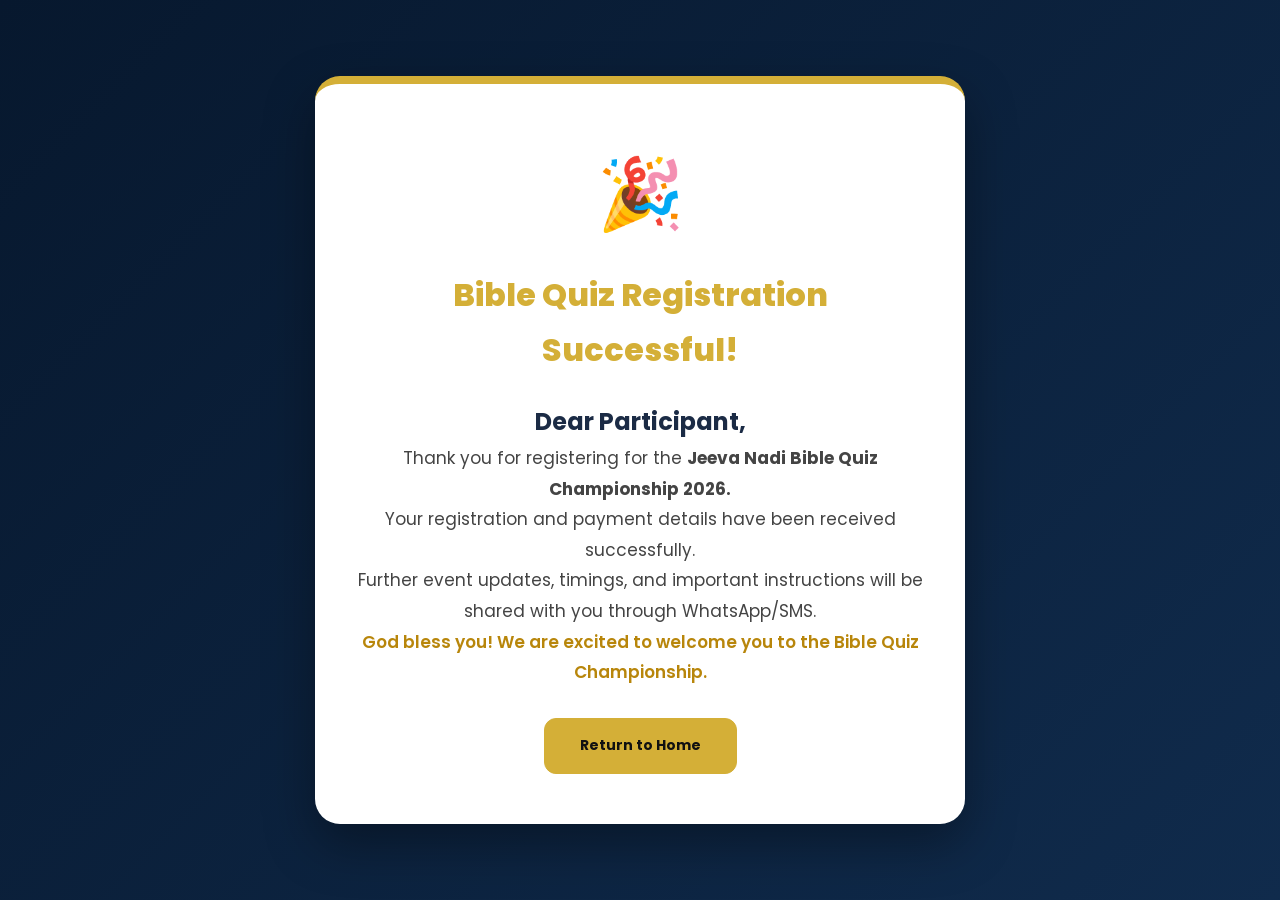
<file: registration-success.html>
<!DOCTYPE html>
<html lang="en">

<head>

<meta charset="UTF-8">

<meta name="viewport" content="width=device-width, initial-scale=1.0">


<title>
Bible Quiz Registration Successful | Jeeva Nadi Ministries
</title>


<link rel="stylesheet" href="styles.css">


<!-- Premium Fonts -->
<link href="https://fonts.googleapis.com/css2?family=Cinzel:wght@600;700&family=Poppins:wght@400;600&display=swap" rel="stylesheet">


</head>


<body>


<section class="success-page">


<div class="success-card">


<div class="success-icon">

🎉

</div>



<h1>

Bible Quiz Registration Successful!

</h1>



<h2>

Dear Participant,

</h2>



<p>

Thank you for registering for the <strong>Jeeva Nadi Bible Quiz Championship 2026.</strong>

</p>



<p>

Your registration and payment details have been received successfully.

</p>



<p>

Further event updates, timings, and important instructions will be shared with you through WhatsApp/SMS.

</p>



<p class="blessing">

God bless you! We are excited to welcome you to the Bible Quiz Championship.

</p>



<a href="index.html" class="home-btn">

Return to Home

</a>



</div>


</section>


</body>

</html>
</file>
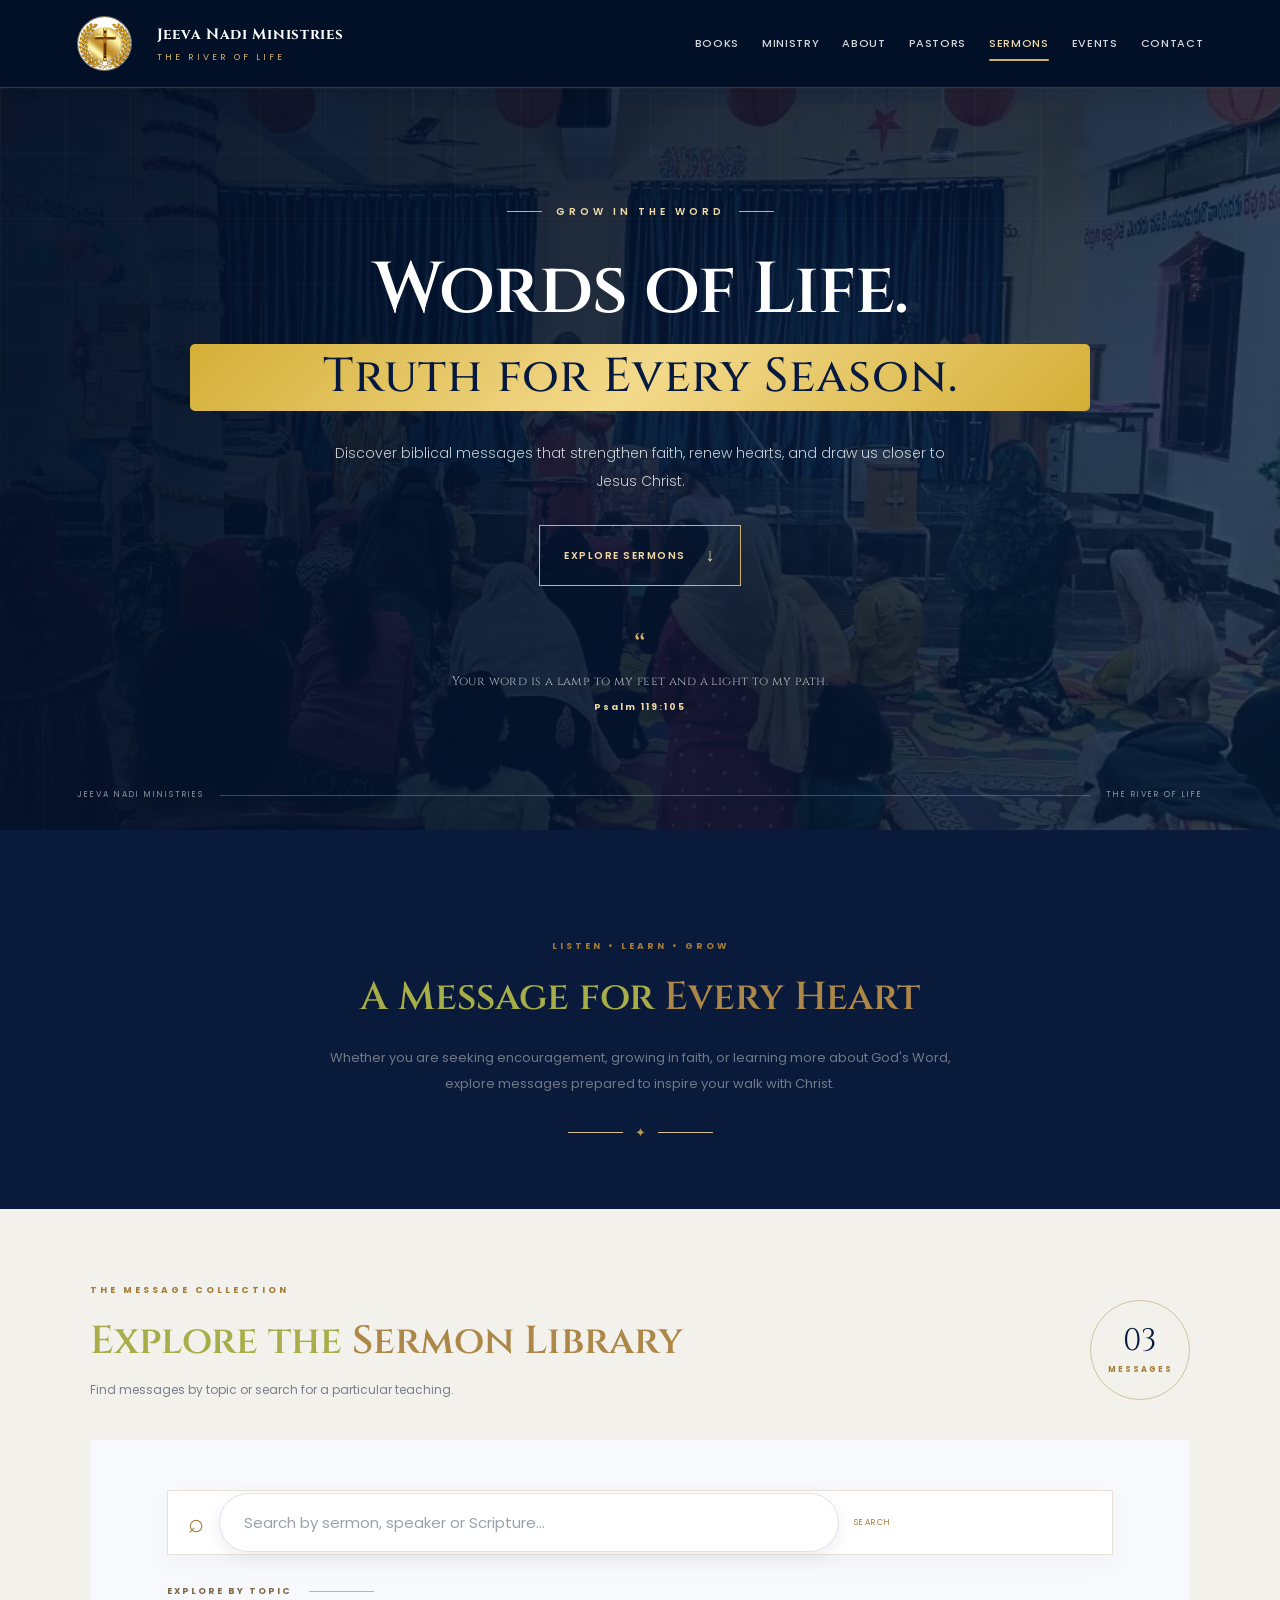
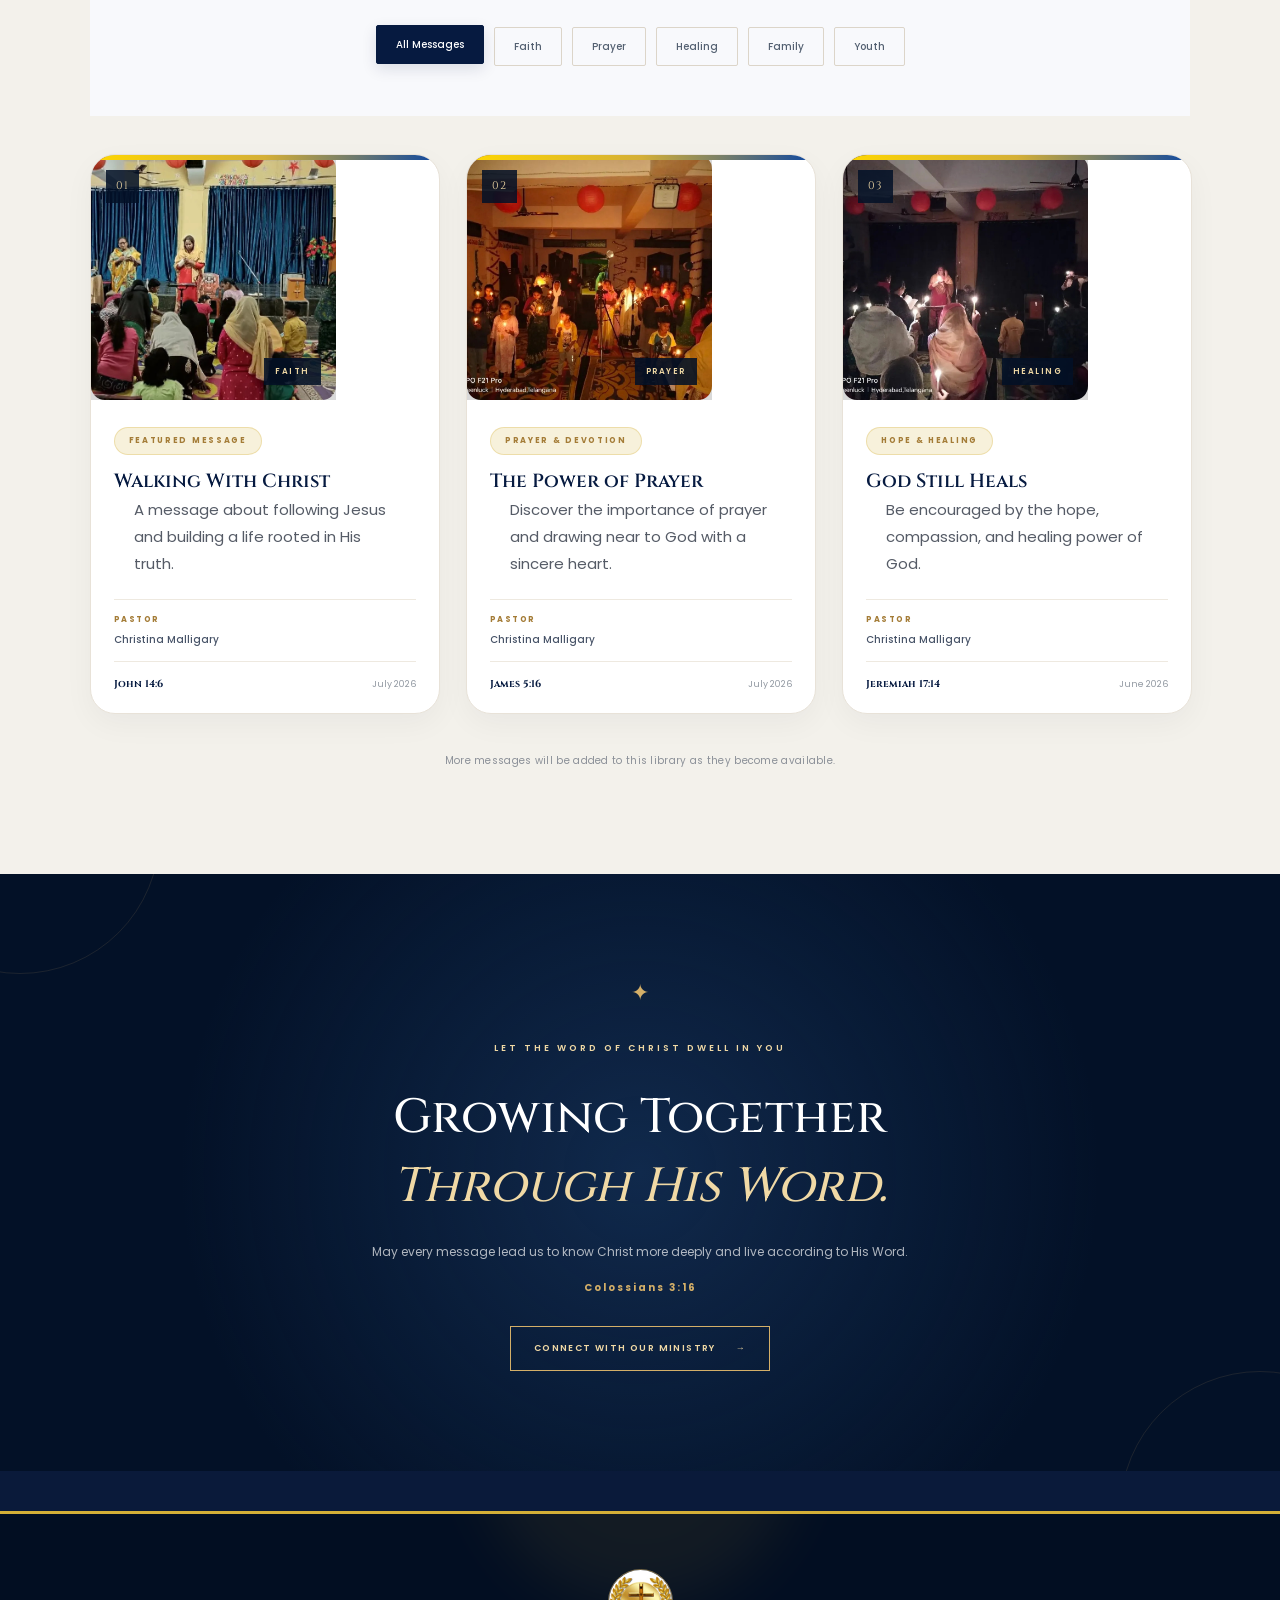
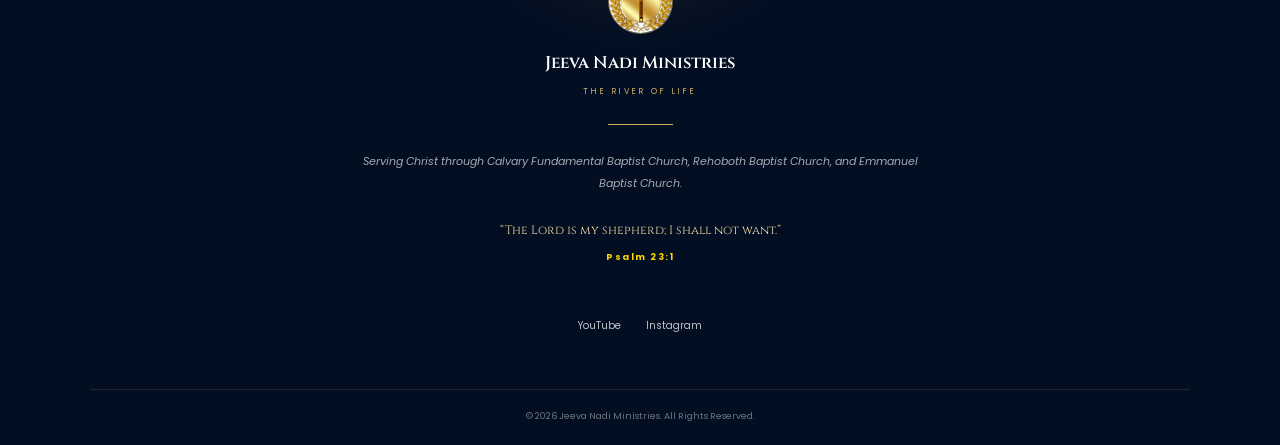
<file: sermons.html>
<!DOCTYPE html>
<html lang="en">
<head>
    <meta charset="UTF-8">
    <meta name="viewport" content="width=device-width, initial-scale=1.0">

    <title>Sermon Library | Jeeva Nadi Ministries</title>

    <meta name="description" content="Explore biblical sermons, Christian messages, prayer, faith and spiritual encouragement from Jeeva Nadi Ministries.">
    <meta name="theme-color" content="#061a40">

    <link rel="canonical" href="https://www.jeevanadiministries.org/sermons.html">

    <link rel="icon" href="images/Wb.png" type="image/png">

    <link rel="preconnect" href="https://fonts.googleapis.com">
    <link rel="preconnect" href="https://fonts.gstatic.com" crossorigin>

    <link href="https://fonts.googleapis.com/css2?family=Cinzel:wght@500;600;700;800&family=Poppins:wght@300;400;500;600;700&display=swap" rel="stylesheet">

    <link rel="stylesheet" href="styles.css">
</head>

<body class="sermons-page">

    <!-- HEADER -->
    <header class="main-header" id="mainHeader">

        <a href="index.html" class="logo" aria-label="Jeeva Nadi Ministries Home">
            <img src="images/Logo.jpg" alt="Jeeva Nadi Ministries Logo">
            <span class="brand-name">
                <strong>Jeeva Nadi Ministries</strong>
                <small>The River of Life</small>
            </span>
        </a>

        <button
            class="menu-toggle"
            id="menuToggle"
            type="button"
            aria-label="Open navigation menu"
            aria-expanded="false"
            aria-controls="primaryNavigation">

            <span></span>
            <span></span>
            <span></span>
        </button>

        <nav id="primaryNavigation" aria-label="Main navigation">
            <ul>
                <li><a href="books.html">Books</a></li>
                <li><a href="index.html">Ministry</a></li>
                <li><a href="about.html">About</a></li>
                <li><a href="pastors.html">Pastors</a></li>
                <li><a class="active" href="sermons.html" aria-current="page">Sermons</a></li>
                <li><a href="events.html">Events</a></li>
                <li><a href="contact.html">Contact</a></li>
            </ul>
        </nav>

    </header>


    <main>

        <!-- HERO -->
        <section class="sermon-hero">

            <div class="sermon-hero-background"></div>
            <div class="sermon-hero-pattern"></div>

            <div class="sermon-hero-content">

                <span class="sermon-eyebrow">
                    <span class="eyebrow-line"></span>
                    GROW IN THE WORD
                    <span class="eyebrow-line"></span>
                </span>

                <h1>
                    Words of Life.
                    <span>Truth for Every Season.</span>
                </h1>

                <p>
                    Discover biblical messages that strengthen faith,
                    renew hearts, and draw us closer to Jesus Christ.
                </p>

                <a href="#sermonLibrary" class="sermon-hero-button">
                    Explore Sermons
                    <span aria-hidden="true">↓</span>
                </a>

                <div class="sermon-hero-verse">
                    <span class="verse-mark">“</span>
                    Your word is a lamp to my feet and a light to my path.
                    <strong>Psalm 119:105</strong>
                </div>

            </div>

            <div class="sermon-hero-bottom">
                <span>JEEVA NADI MINISTRIES</span>
                <span class="hero-bottom-line"></span>
                <span>THE RIVER OF LIFE</span>
            </div>

        </section>


        <!-- INTRODUCTION -->
        <section class="sermon-intro reveal">

            <span class="sermon-section-label">LISTEN • LEARN • GROW</span>

            <h2>
                A Message for <span>Every Heart</span>
            </h2>

            <p>
                Whether you are seeking encouragement, growing in faith,
                or learning more about God's Word, explore messages
                prepared to inspire your walk with Christ.
            </p>

            <div class="sermon-intro-divider">
                <span></span>
                <i>✦</i>
                <span></span>
            </div>

        </section>


        <!-- SERMON LIBRARY -->
        <section class="sermon-library" id="sermonLibrary">

            <div class="sermon-library-heading reveal">

                <div>
                    <span class="sermon-section-label">THE MESSAGE COLLECTION</span>
                    <h2>Explore the <span>Sermon Library</span></h2>
                    <p>Find messages by topic or search for a particular teaching.</p>
                </div>

                <div class="sermon-library-count">
                    <span id="sermonCount">03</span>
                    <small>MESSAGES</small>
                </div>

            </div>


            <!-- SEARCH -->
            <div class="sermon-tools reveal">

                <label class="sermon-search-box" for="sermonSearch">
                    <span aria-hidden="true">⌕</span>
                    <input
                        type="search"
                        id="sermonSearch"
                        placeholder="Search by sermon, speaker or Scripture..."
                        autocomplete="off">
                    <kbd>SEARCH</kbd>
                </label>

                <div class="sermon-filter-heading">
                    <span>EXPLORE BY TOPIC</span>
                    <span class="filter-decoration"></span>
                </div>

                <div class="category-buttons" aria-label="Filter sermons by topic">

                    <button class="filter-btn active" type="button" data-category="all" aria-pressed="true">All Messages</button>
                    <button class="filter-btn" type="button" data-category="faith" aria-pressed="false">Faith</button>
                    <button class="filter-btn" type="button" data-category="prayer" aria-pressed="false">Prayer</button>
                    <button class="filter-btn" type="button" data-category="healing" aria-pressed="false">Healing</button>
                    <button class="filter-btn" type="button" data-category="family" aria-pressed="false">Family</button>
                    <button class="filter-btn" type="button" data-category="youth" aria-pressed="false">Youth</button>

                </div>

            </div>


            <!-- SERMON CARDS -->
            <div class="sermon-grid" id="sermonGrid">

                <!-- SERMON 01 -->
                <article class="sermon-card reveal" data-category="faith">

                    <a
                        class="sermon-card-link"
                        href="https://youtu.be/YOUR_VIDEO_LINK"
                        target="_blank"
                        rel="noopener noreferrer"
                        aria-label="Watch Walking With Christ sermon on YouTube">

                        <div class="sermon-image">

                            <img
                                src="images/sermon1.jpg"
                                alt="Walking With Christ sermon"
                                loading="lazy">

                            <span class="sermon-card-number">01</span>

                            <div class="sermon-image-overlay">
                                <span class="sermon-play-icon">▶</span>
                                <span>WATCH MESSAGE</span>
                            </div>

                            <span class="sermon-image-category">FAITH</span>

                        </div>

                    </a>

                    <div class="sermon-content">

                        <span class="sermon-tag">FEATURED MESSAGE</span>

                        <h3>Walking With Christ</h3>

                        <p class="sermon-description">
                            A message about following Jesus and building
                            a life rooted in His truth.
                        </p>

                        <div class="sermon-meta">
                            <span>PASTOR</span>
                            <strong>Christina Malligary</strong>
                        </div>

                        <div class="sermon-card-footer">
                            <span class="sermon-scripture">John 14:6</span>
                            <span class="sermon-date">July 2026</span>
                        </div>

                    </div>

                </article>


                <!-- SERMON 02 -->
                <article class="sermon-card reveal" data-category="prayer">

                    <a
                        class="sermon-card-link"
                        href="https://youtu.be/YOUR_VIDEO_LINK"
                        target="_blank"
                        rel="noopener noreferrer"
                        aria-label="Watch The Power of Prayer sermon on YouTube">

                        <div class="sermon-image">

                            <img
                                src="images/sermon2.jpg"
                                alt="The Power of Prayer sermon"
                                loading="lazy">

                            <span class="sermon-card-number">02</span>

                            <div class="sermon-image-overlay">
                                <span class="sermon-play-icon">▶</span>
                                <span>WATCH MESSAGE</span>
                            </div>

                            <span class="sermon-image-category">PRAYER</span>

                        </div>

                    </a>

                    <div class="sermon-content">

                        <span class="sermon-tag">PRAYER & DEVOTION</span>

                        <h3>The Power of Prayer</h3>

                        <p class="sermon-description">
                            Discover the importance of prayer and
                            drawing near to God with a sincere heart.
                        </p>

                        <div class="sermon-meta">
                            <span>PASTOR</span>
                            <strong>Christina Malligary</strong>
                        </div>

                        <div class="sermon-card-footer">
                            <span class="sermon-scripture">James 5:16</span>
                            <span class="sermon-date">July 2026</span>
                        </div>

                    </div>

                </article>


                <!-- SERMON 03 -->
                <article class="sermon-card reveal" data-category="healing">

                    <a
                        class="sermon-card-link"
                        href="https://youtu.be/YOUR_VIDEO_LINK"
                        target="_blank"
                        rel="noopener noreferrer"
                        aria-label="Watch God Still Heals sermon on YouTube">

                        <div class="sermon-image">

                            <img
                                src="images/sermon3.jpg"
                                alt="God Still Heals sermon"
                                loading="lazy">

                            <span class="sermon-card-number">03</span>

                            <div class="sermon-image-overlay">
                                <span class="sermon-play-icon">▶</span>
                                <span>WATCH MESSAGE</span>
                            </div>

                            <span class="sermon-image-category">HEALING</span>

                        </div>

                    </a>

                    <div class="sermon-content">

                        <span class="sermon-tag">HOPE & HEALING</span>

                        <h3>God Still Heals</h3>

                        <p class="sermon-description">
                            Be encouraged by the hope, compassion,
                            and healing power of God.
                        </p>

                        <div class="sermon-meta">
                            <span>PASTOR</span>
                            <strong>Christina Malligary</strong>
                        </div>

                        <div class="sermon-card-footer">
                            <span class="sermon-scripture">Jeremiah 17:14</span>
                            <span class="sermon-date">June 2026</span>
                        </div>

                    </div>

                </article>

            </div>


            <div class="sermon-empty-state" id="sermonEmpty" hidden>
                <span>✦</span>
                <h3>No messages found</h3>
                <p>Try another search term or choose a different topic.</p>
                <button type="button" id="resetSermons">View All Messages</button>
            </div>

            <p class="sermon-library-note">
                More messages will be added to this library as they become available.
            </p>

        </section>


        <!-- CLOSING SCRIPTURE -->
        <section class="sermon-closing reveal">

            <div class="closing-ornament">✦</div>

            <span>LET THE WORD OF CHRIST DWELL IN YOU</span>

            <h2>
                Growing Together<br>
                <em>Through His Word.</em>
            </h2>

            <p>
                May every message lead us to know Christ more deeply
                and live according to His Word.
            </p>

            <strong>Colossians 3:16</strong>

            <a href="contact.html" class="sermon-contact-link">
                Connect With Our Ministry <span>→</span>
            </a>

        </section>

    </main>


    <!-- FOOTER -->
    <footer class="main-footer">

        <div class="footer-brand">
            <img src="images/Logo.jpg" alt="Jeeva Nadi Ministries">
            <h2>Jeeva Nadi Ministries</h2>
            <span>THE RIVER OF LIFE</span>
        </div>

        <div class="footer-divider"></div>

        <p class="footer-message">
            Serving Christ through Calvary Fundamental Baptist Church,
            Rehoboth Baptist Church, and Emmanuel Baptist Church.
        </p>

        <p class="footer-verse">
            “The Lord is my shepherd; I shall not want.”
            <strong>Psalm 23:1</strong>
        </p>

        <div class="footer-social">
            <a href="https://www.youtube.com/@JeevaNadiTheRiverofLife" target="_blank" rel="noopener noreferrer">YouTube</a>
            <a href="https://www.instagram.com/jeevanadi_theriveroflife/" target="_blank" rel="noopener noreferrer">Instagram</a>
        </div>

        <p class="footer-copyright">
            © 2026 Jeeva Nadi Ministries. All Rights Reserved.
        </p>

    </footer>


    <script src="js/script.js"></script>
    <script src="js/sermons.js"></script>

</body>
</html>
</file>
<file: styles.css>
/* ============================================================
   JEEVA NADI MINISTRIES
   MAIN WEBSITE STYLESHEET — PART 1
   ------------------------------------------------------------
   Design: Premium | Elegant | Modern | Responsive
   Theme : Deep Navy | Royal Blue | Champagne Gold | Ivory

   IMPORTANT:
   • Existing HTML class names and IDs are preserved.
   • Existing page functionality is not changed.
   • No cart, checkout or payment styling is introduced.
============================================================ */


/* ============================================================
   01. ROOT VARIABLES
============================================================ */

:root {
  /* Brand colours */
  --navy: #001f54;
  --dark-navy: #061a40;
  --deep-navy: #03132f;
  --blue: #0d47a1;
  --royal-blue: #174ea6;

  /* Gold palette */
  --gold: #d4af37;
  --gold-light: #ffd700;
  --gold-soft: #ffdf70;
  --champagne: #f3d98b;

  /* Neutral colours */
  --white: #ffffff;
  --ivory: #fffdf7;
  --light: #f8f9fc;
  --light-blue: #eef5ff;
  --gray: #555b66;
  --dark-gray: #333333;

  /* Functional colours */
  --danger: #e53935;
  --whatsapp: #25d366;

  /* Effects */
  --glass: rgba(255, 255, 255, 0.10);

  --shadow-sm:
    0 5px 18px rgba(0, 20, 55, 0.07);

  --shadow-md:
    0 12px 30px rgba(0, 20, 55, 0.11);

  --shadow-lg:
    0 22px 55px rgba(0, 20, 55, 0.16);

  --shadow-gold:
    0 10px 28px rgba(212, 175, 55, 0.22);

  /* Rounded corners */
  --radius-sm: 10px;
  --radius-md: 18px;
  --radius-lg: 25px;
  --radius-xl: 32px;

  /* Layout */
  --container-width: 1280px;
  --section-padding: 90px 7%;

  /* Animation */
  --transition: 0.3s ease;
  --transition-slow: 0.5s ease;
}


/* ============================================================
   02. GLOBAL RESET AND BASE STYLES
============================================================ */

*,
*::before,
*::after {
  margin: 0;
  padding: 0;
  box-sizing: border-box;
}

html {
  scroll-behavior: smooth;
  scroll-padding-top: 90px;
}

body {
  margin: 0;
  padding: 0;

  font-family: "Poppins", sans-serif;

  background: var(--white);
  color: var(--dark-gray);

  line-height: 1.7;

  overflow-x: hidden;

  -webkit-font-smoothing: antialiased;
  text-rendering: optimizeLegibility;
}

img {
  display: block;
  max-width: 100%;
  height: auto;
}

a {
  color: inherit;
  text-decoration: none;
}

button,
input,
select,
textarea {
  font: inherit;
}

button {
  cursor: pointer;
}

section {
  width: 100%;
  position: relative;
}

hr {
  margin: 24px 0;
  border: 0;
  border-top: 1px solid rgba(0, 31, 84, 0.12);
}

::selection {
  background: var(--gold);
  color: var(--navy);
}

:focus-visible {
  outline: 3px solid var(--gold);
  outline-offset: 4px;
}


/* ============================================================
   03. COMMON BUTTON SYSTEM
============================================================ */

.btn,
.primary-btn,
.contact-btn,
.quiz-register-btn,
#registerBtn,
#payButton {
  display: inline-flex;
  align-items: center;
  justify-content: center;
  gap: 9px;

  border: none;
  border-radius: 50px;

  font-weight: 700;
  text-decoration: none;
  text-align: center;

  cursor: pointer;

  transition:
    transform var(--transition),
    background var(--transition),
    color var(--transition),
    box-shadow var(--transition);
}

.btn {
  padding: 14px 32px;
}

.primary-btn,
#registerBtn {
  padding: 15px 38px;

  background: linear-gradient(
    135deg,
    var(--gold-light),
    var(--champagne),
    var(--gold)
  );

  color: var(--navy);

  box-shadow: var(--shadow-gold);
}

.primary-btn:hover,
#registerBtn:hover {
  transform: translateY(-4px);

  box-shadow:
    0 14px 32px rgba(212, 175, 55, 0.35);
}

#registerBtn:disabled {
  background: #888888;
  color: #ffffff;

  cursor: not-allowed;

  transform: none;
  box-shadow: none;
}


/* ============================================================
   04. HEADER AND MAIN NAVIGATION
============================================================ */

header {
  position: sticky;
  top: 0;
  z-index: 1000;

  width: 100%;

  display: flex;
  align-items: center;
  justify-content: space-between;

  gap: 25px;

  padding: 15px 5%;

  background: rgba(0, 31, 84, 0.97);

  color: var(--white);

  border-bottom: 1px solid rgba(255, 215, 0, 0.18);

  box-shadow:
    0 6px 25px rgba(0, 0, 0, 0.14);

  backdrop-filter: blur(14px);
  -webkit-backdrop-filter: blur(14px);

  transition: background var(--transition);
}

header:hover {
  background: rgba(0, 25, 68, 0.99);
}


/* Logo */

header .logo {
  display: flex;
  align-items: center;

  flex-shrink: 0;
}

header .logo img {
  width: auto;
  height: 49px;

  margin-right: 12px;

  object-fit: contain;

  transition: transform var(--transition);
}

header .logo img:hover {
  transform: scale(1.06);
}

header .logo h2 {
  margin: 0;

  font-family: "Cinzel", serif;

  font-size: clamp(19px, 2vw, 28px);
  font-weight: 700;

  color: var(--gold-light);

  letter-spacing: 1.5px;

  text-shadow:
    0 2px 10px rgba(0, 0, 0, 0.35);
}


/* Navigation list */

header nav ul {
  display: flex;
  align-items: center;
  justify-content: flex-end;

  gap: 17px;

  list-style: none;

  margin: 0;
  padding: 0;
}

header nav ul li {
  position: relative;
}

header nav ul li a {
  position: relative;

  display: inline-block;

  padding: 9px 5px;

  color: var(--white);

  font-size: 15px;
  font-weight: 600;

  letter-spacing: 0.45px;

  white-space: nowrap;

  transition:
    color var(--transition),
    transform var(--transition);
}


/* Animated gold underline */

header nav ul li a::after {
  content: "";

  position: absolute;

  left: 50%;
  bottom: 1px;

  width: 0;
  height: 2px;

  background: linear-gradient(
    90deg,
    var(--gold),
    var(--gold-light)
  );

  border-radius: 50px;

  transform: translateX(-50%);

  transition: width var(--transition);
}

header nav ul li a:hover {
  color: var(--gold-light);
  transform: translateY(-2px);
}

header nav ul li a:hover::after {
  width: 100%;
}


/* ============================================================
   05. HERO SECTION
============================================================ */

.hero {
  position: relative;

  min-height: 88vh;

  display: flex;
  align-items: center;
  justify-content: center;

  overflow: hidden;

  padding: 100px 6%;

  text-align: center;

  color: var(--white);

  background:
    linear-gradient(
      135deg,
      rgba(0, 17, 48, 0.78),
      rgba(0, 31, 84, 0.63)
    ),
    url("../images/hero-banner.jpg");

  background-size: cover;
  background-position: center;
  background-repeat: no-repeat;
}


/* Decorative glow */

.hero::before {
  content: "";

  position: absolute;

  width: 420px;
  height: 420px;

  top: 5%;
  left: 5%;

  background: var(--gold-light);

  opacity: 0.12;

  border-radius: 50%;

  filter: blur(110px);

  pointer-events: none;

  animation: glowMove 8s ease-in-out infinite alternate;
}

.hero::after {
  content: "";

  position: absolute;

  width: 350px;
  height: 350px;

  right: 5%;
  bottom: 0;

  background: var(--blue);

  opacity: 0.18;

  border-radius: 50%;

  filter: blur(100px);

  pointer-events: none;
}


/* Hero content */

.hero-content {
  position: relative;
  z-index: 2;

  width: 100%;
  max-width: 950px;

  padding: 58px 45px;

  background: rgba(255, 255, 255, 0.075);

  border: 1px solid rgba(255, 255, 255, 0.20);

  border-radius: var(--radius-xl);

  backdrop-filter: blur(13px);
  -webkit-backdrop-filter: blur(13px);

  box-shadow:
    0 25px 65px rgba(0, 0, 0, 0.24);

  animation: heroAppear 1s ease;
}


/* Main heading */

.hero-content h1 {
  font-family: "Cinzel", serif;

  font-size: clamp(36px, 5vw, 60px);

  font-weight: 700;

  line-height: 1.2;

  letter-spacing: 2px;

  background: linear-gradient(
    90deg,
    var(--gold-light),
    #ffffff,
    var(--champagne),
    var(--gold-light)
  );

  background-size: 250% auto;

  -webkit-background-clip: text;
  background-clip: text;

  -webkit-text-fill-color: transparent;

  animation:
    slideDown 1s ease,
    textGlow 5s ease-in-out infinite;
}


/* Hero description */

.hero-content p {
  max-width: 790px;

  margin: 23px auto 32px;

  color: rgba(255, 255, 255, 0.96);

  font-size: clamp(16px, 1.7vw, 19px);

  line-height: 1.85;

  animation: fadeUp 1.2s ease;
}


/* Hero buttons */

.hero-buttons {
  display: flex;
  align-items: center;
  justify-content: center;

  flex-wrap: wrap;

  gap: 14px;

  animation: slideUp 1.4s ease;
}

.hero-buttons .btn {
  margin: 0;

  min-width: 150px;

  padding: 14px 28px;

  background: linear-gradient(
    135deg,
    var(--gold-light),
    #ffb300
  );

  color: var(--navy);

  box-shadow:
    0 8px 22px rgba(255, 193, 7, 0.25);
}

.hero-buttons .btn:hover {
  transform: translateY(-5px);

  box-shadow:
    0 15px 30px rgba(255, 193, 7, 0.38);
}

.hero-buttons .btn-secondary {
  background: linear-gradient(
    135deg,
    var(--navy),
    var(--blue)
  );

  color: var(--white);

  border: 1px solid rgba(255, 255, 255, 0.25);
}

.hero-buttons .btn-secondary:hover {
  background: linear-gradient(
    135deg,
    var(--gold-light),
    #ffb300
  );

  color: var(--navy);
}


/* ============================================================
   06. WELCOME SECTION
============================================================ */

.welcome {
  position: relative;

  overflow: hidden;

  padding: 90px 8%;

  text-align: center;

  background:
    linear-gradient(
      135deg,
      var(--ivory),
      var(--light)
    );
}

.welcome h2,
.about-text h2,
.sermons h2,
.testimonies h2,
.books h2,
.events h2,
.contact h2 {
  position: relative;

  margin-bottom: 38px;

  font-family: "Cinzel", serif;

  font-size: clamp(29px, 3.5vw, 43px);

  font-weight: 700;

  line-height: 1.3;

  letter-spacing: 1.8px;

  text-transform: uppercase;
}


/* Welcome heading */

.welcome h2,
.events h2 {
  color: var(--gold);
}


/* Shared heading underline */

.welcome h2::after,
.about-text h2::after,
.sermons h2::after,
.testimonies h2::after,
.books h2::after,
.events h2::after,
.contact h2::after {
  content: "";

  display: block;

  width: 82px;
  height: 4px;

  margin: 15px auto 0;

  background: linear-gradient(
    90deg,
    var(--gold-light),
    var(--blue)
  );

  border-radius: 50px;
}

.welcome p {
  position: relative;
  z-index: 1;

  max-width: 880px;

  margin: 0 auto;

  color: var(--gray);

  font-size: 18px;

  line-height: 1.95;
}


/* Decorative background circles */

.welcome::before {
  content: "";

  position: absolute;

  width: 260px;
  height: 260px;

  top: -120px;
  right: -90px;

  background: var(--gold);

  opacity: 0.07;

  border-radius: 50%;

  pointer-events: none;
}

.welcome::after {
  content: "";

  position: absolute;

  width: 220px;
  height: 220px;

  bottom: -110px;
  left: -70px;

  background: var(--blue);

  opacity: 0.045;

  border-radius: 50%;

  pointer-events: none;
}


/* ============================================================
   07. ABOUT SECTION
============================================================ */

.about {
  position: relative;

  overflow: hidden;

  padding: 90px 7%;

  background: var(--white);
}

.about-container {
  width: 100%;
  max-width: 1150px;

  margin: 0 auto;

  display: flex;
  align-items: center;
  justify-content: center;

  gap: 55px;

  flex-wrap: wrap;
}

.about-text,
.about-image {
  flex: 1 1 400px;
  min-width: 0;
}

.about-text {
  padding: 15px 10px;
}

.about-text h2 {
  color: var(--blue);
}

.about-text h2::after {
  margin-left: 0;
}

.about-text p {
  margin-bottom: 17px;

  color: var(--gray);

  font-size: 17px;

  line-height: 1.9;
}


/* About image */

.about-image {
  position: relative;

  text-align: center;
}

.about-image img {
  width: 100%;
  max-width: 560px;

  margin: 0 auto;

  border-radius: var(--radius-xl);

  box-shadow: var(--shadow-lg);

  object-fit: cover;

  transition:
    transform var(--transition-slow),
    box-shadow var(--transition-slow);
}

.about-image img:hover {
  transform: translateY(-7px) scale(1.015);

  box-shadow:
    0 28px 65px rgba(13, 71, 161, 0.22);
}


/* Decorative accent */

.about::after {
  content: "";

  position: absolute;

  width: 280px;
  height: 280px;

  right: -120px;
  bottom: -130px;

  background: var(--blue);

  opacity: 0.045;

  border-radius: 50%;

  pointer-events: none;
}


/* ============================================================
   08. PASTOR SECTION
============================================================ */

.pastor-section {
  position: relative;

  overflow: hidden;

  width: 100%;

  padding: 90px 7% 100px;

  background:
    linear-gradient(
      135deg,
      #ffffff,
      #f8faff
    );

  color: var(--navy);
}


/* Section heading */

.pastor-section > h2 {
  width: 100%;

  margin: 0 auto 65px;

  text-align: center;

  font-family: "Cinzel", serif;

  font-size: clamp(32px, 4vw, 48px);

  font-weight: 700;

  line-height: 1.25;

  color: var(--navy);
}

.pastor-section > h2::after {
  content: "";

  display: block;

  width: 85px;
  height: 4px;

  margin: 18px auto 0;

  background: linear-gradient(
    90deg,
    var(--gold),
    var(--gold-light)
  );

  border-radius: 50px;
}


/* Main pastor layout */

.pastor-container {
  width: 100%;
  max-width: 1300px;

  margin: 0 auto;

  display: flex;
  align-items: center;

  gap: 65px;

  flex-wrap: nowrap;
}


/* Pastor image */

.pastor-image {
  flex: 1 1 50%;

  min-width: 0;

  display: flex;
  align-items: center;
  justify-content: center;

  text-align: center;
}

.pastor-image img {
  display: block;

  width: 100%;
  max-width: 450px;

  height: auto;

  margin: 0 auto;

  border-radius: var(--radius-xl);

  box-shadow: var(--shadow-lg);

  object-fit: cover;

  transition:
    transform var(--transition-slow),
    box-shadow var(--transition-slow);
}

.pastor-image img:hover {
  transform: translateY(-6px) scale(1.015);

  box-shadow:
    0 28px 60px rgba(0, 31, 84, 0.20);
}


/* Pastor content */

.pastor-content {
  flex: 1 1 50%;

  min-width: 0;

  display: flex;
  flex-direction: column;

  align-items: flex-start;

  text-align: left;
}


/* Senior pastor badge */

.pastor-content .badge {
  display: inline-flex;
  align-items: center;

  margin: 0 0 20px;

  padding: 9px 21px;

  background: linear-gradient(
    135deg,
    var(--gold-light),
    var(--champagne),
    var(--gold)
  );

  color: var(--navy);

  border-radius: 50px;

  font-size: 14px;
  font-weight: 700;

  letter-spacing: 0.7px;

  box-shadow: var(--shadow-gold);
}


/* Pastor name */

.pastor-content h3 {
  margin: 0 0 22px;

  font-family: "Poppins", sans-serif;

  font-size: clamp(32px, 3.8vw, 47px);

  font-weight: 700;

  line-height: 1.25;

  background: linear-gradient(
    90deg,
    var(--navy),
    var(--blue),
    #9b7620
  );

  -webkit-background-clip: text;
  background-clip: text;

  -webkit-text-fill-color: transparent;
}


/* Bible verse */

.pastor-content .verse {
  width: 100%;

  margin: 0 0 25px;

  padding: 18px 21px;

  background: #f4f7fc;

  border-left: 5px solid var(--gold);

  border-radius: var(--radius-sm);

  box-shadow: var(--shadow-sm);

  font-size: 17px;

  font-style: italic;

  line-height: 1.8;

  color: var(--gray);
}


/* Pastor description */

.pastor-content > p:not(.verse) {
  width: 100%;

  margin: 0;

  font-size: 16px;

  line-height: 1.9;

  color: #454b55;
}


/* Pastor features */

.pastor-features {
  width: 100%;

  display: grid;

  grid-template-columns: repeat(2, minmax(0, 1fr));

  gap: 15px;

  margin: 30px 0 25px;
}

.pastor-features div {
  position: relative;

  overflow: hidden;

  padding: 17px 17px 17px 22px;

  background: #f4f7fc;

  border: 1px solid rgba(0, 31, 84, 0.045);

  border-radius: 14px;

  color: var(--navy);

  font-weight: 600;

  line-height: 1.5;

  box-shadow: var(--shadow-sm);

  transition:
    transform var(--transition),
    background var(--transition),
    color var(--transition),
    box-shadow var(--transition);
}


/* Gold feature accent */

.pastor-features div::before {
  content: "";

  position: absolute;

  left: 0;
  top: 0;

  width: 5px;
  height: 100%;

  background: linear-gradient(
    180deg,
    var(--gold-light),
    var(--gold)
  );

  border-radius: 14px 0 0 14px;
}

.pastor-features div:hover {
  background: var(--blue);

  color: var(--white);

  transform: translateY(-4px);

  box-shadow: var(--shadow-md);
}


/* Learn More button */

.pastor-content .btn {
  display: inline-flex;
  align-items: center;
  justify-content: center;

  gap: 9px;

  margin-top: 10px;

  padding: 14px 30px;

  border: none;
  border-radius: 50px;

  background: linear-gradient(
    135deg,
    var(--gold-light),
    #ffb300
  );

  color: var(--navy);

  font-family: "Poppins", sans-serif;

  font-size: 15px;
  font-weight: 700;

  text-decoration: none;

  box-shadow: var(--shadow-gold);

  cursor: pointer;

  transition:
    transform var(--transition),
    background var(--transition),
    color var(--transition),
    box-shadow var(--transition);
}

.pastor-content .btn:hover {
  background: var(--navy);

  color: var(--white);

  transform: translateY(-3px);

  box-shadow: var(--shadow-md);
}


/* Pastor tablet layout */

@media (max-width: 900px) {

  .pastor-section {
    padding: 75px 6% 85px;
  }

  .pastor-section > h2 {
    margin-bottom: 50px;
  }

  .pastor-container {
    gap: 40px;
  }

  .pastor-content h3 {
    font-size: 36px;
  }

  .pastor-content > p:not(.verse) {
    font-size: 15px;
  }

}


/* Pastor mobile layout */

@media (max-width: 700px) {

  .pastor-section {
    padding: 65px 5% 75px;
  }

  .pastor-section > h2 {
    margin-bottom: 40px;
    font-size: 32px;
  }

  .pastor-container {
    flex-direction: column;
    gap: 35px;
    align-items: center;
  }

  .pastor-image,
  .pastor-content {
    width: 100%;
    flex: none;
  }

  .pastor-image img {
    max-width: 380px;
  }

  .pastor-content {
    align-items: center;
    text-align: center;
  }

  .pastor-content h3 {
    font-size: 33px;
  }

  .pastor-content .verse {
    text-align: left;
  }

  .pastor-content > p:not(.verse) {
    text-align: center;
  }

  .pastor-features {
    grid-template-columns: 1fr;
    width: 100%;
  }

}


/* Pastor small mobile layout */

@media (max-width: 480px) {

  .pastor-section {
    padding: 55px 20px 65px;
  }

  .pastor-section > h2 {
    font-size: 28px;
  }

  .pastor-image img {
    max-width: 100%;
  }

  .pastor-content h3 {
    font-size: 29px;
  }

  .pastor-content .verse {
    padding: 14px 16px;
    font-size: 15px;
  }

  .pastor-content > p:not(.verse) {
    font-size: 15px;
    line-height: 1.8;
  }

  .pastor-features div {
    padding: 15px 16px 15px 21px;
    font-size: 14px;
  }

  .pastor-content .btn {
    padding: 13px 27px;
    font-size: 14px;
  }

}


/* ============================================================
   09. SERMONS SECTION
============================================================ */

.sermons {
  position: relative;

  overflow: hidden;

  padding: 90px 7%;

  background: var(--white);
}

.sermons h2,
.books h2,
.testimonies h2,
.contact h2 {
  text-align: center;
  color: var(--blue);
}


/* Shared card containers */

.sermons-container,
.books-container,
.testimonies-container {
  display: flex;
  align-items: stretch;
  justify-content: center;

  flex-wrap: wrap;

  gap: 30px;
}


/* Shared card foundation */

.sermon-card,
.book-card,
.testimony-card {
  position: relative;

  overflow: hidden;

  background: var(--white);

  border: 1px solid rgba(0, 31, 84, 0.06);

  border-radius: var(--radius-lg);

  box-shadow: var(--shadow-md);

  transition:
    transform var(--transition-slow),
    box-shadow var(--transition-slow);
}


/* Gold top accent */

.sermon-card::before,
.book-card::before {
  content: "";

  position: absolute;

  top: 0;
  left: 0;

  width: 100%;
  height: 5px;

  background: linear-gradient(
    90deg,
    var(--gold-light),
    var(--gold),
    var(--blue)
  );

  z-index: 2;
}


/* Sermon card */

.sermon-card {
  width: 350px;

  cursor: pointer;

  text-decoration: none;

  color: var(--dark-gray);
}

.sermon-card:hover {
  transform: translateY(-9px);

  box-shadow: var(--shadow-lg);
}

.sermon-card img {
  width: 100%;
  height: 220px;

  object-fit: cover;

  border-radius: 14px;

  transition: transform var(--transition-slow);
}

.sermon-card:hover img {
  transform: scale(1.045);
}

.sermon-card h3 {
  margin: 20px 20px 10px;

  font-family: "Cinzel", serif;

  font-size: 22px;

  line-height: 1.4;

  color: var(--navy);
}

.sermon-card p {
  margin: 0 20px 22px;

  font-size: 15px;

  line-height: 1.8;

  color: var(--gray);
}


/* ============================================================
   10. SERMON PAGE
============================================================ */


/* Sermon hero */

.sermon-hero {
  padding: 115px 7% 85px;

  text-align: center;

  background: linear-gradient(
    135deg,
    var(--deep-navy),
    var(--navy),
    #123c78
  );

  color: var(--white);
}

.sermon-hero h1 {
  margin-bottom: 20px;

  font-family: "Cinzel", serif;

  font-size: clamp(35px, 5vw, 54px);

  line-height: 1.25;

  letter-spacing: 1px;

  color: var(--gold-light);
}

.sermon-hero p {
  max-width: 760px;

  margin: 0 auto;

  font-size: 17px;

  line-height: 1.9;

  color: rgba(255, 255, 255, 0.9);
}


/* Sermon search and tools */

.sermon-tools {
  padding: 50px 7%;

  text-align: center;

  background: var(--light);
}

#sermonSearch {
  width: 70%;
  max-width: 620px;

  padding: 16px 24px;

  border: 1px solid #dce2ed;

  border-radius: 50px;

  outline: none;

  background: var(--white);

  color: var(--dark-gray);

  font-size: 15px;

  box-shadow: var(--shadow-sm);

  transition:
    border-color var(--transition),
    box-shadow var(--transition);
}

#sermonSearch:focus {
  border-color: var(--gold);

  box-shadow:
    0 0 0 4px rgba(212, 175, 55, 0.14);
}


/* Sermon category filters */

.category-buttons {
  display: flex;
  align-items: center;
  justify-content: center;

  flex-wrap: wrap;

  gap: 12px;

  margin-top: 28px;
}

.filter-btn {
  padding: 11px 23px;

  border: 1px solid rgba(0, 31, 84, 0.12);

  border-radius: 50px;

  background: var(--navy);

  color: var(--white);

  font-size: 14px;
  font-weight: 600;

  cursor: pointer;

  transition:
    transform var(--transition),
    background var(--transition),
    color var(--transition),
    box-shadow var(--transition);
}

.filter-btn:hover,
.filter-btn.active {
  background: var(--gold);

  color: var(--navy);

  transform: translateY(-2px);

  box-shadow: var(--shadow-gold);
}


/* Sermon listing section */

.sermon-section {
  padding: 80px 7%;

  background: var(--white);
}

.sermon-grid {
  display: grid;

  grid-template-columns: repeat(3, minmax(0, 1fr));

  gap: 30px;
}


/* Sermon image */

.sermon-image {
  position: relative;

  aspect-ratio: 1 / 1;

  overflow: hidden;

  background: var(--light);
}

.sermon-image img {
  width: 100%;
  height: 100%;

  object-fit: cover;

  transition: transform var(--transition-slow);
}


/* Play overlay */

.play-overlay {
  position: absolute;
  inset: 0;

  display: flex;
  flex-direction: column;

  align-items: center;
  justify-content: center;

  background: rgba(0, 17, 48, 0.66);

  opacity: 0;

  transition: opacity var(--transition);
}

.sermon-card:hover .play-overlay {
  opacity: 1;
}

.sermon-card:hover .sermon-image img {
  transform: scale(1.07);
}

.play-circle {
  width: 76px;
  height: 76px;

  display: flex;
  align-items: center;
  justify-content: center;

  padding-left: 5px;

  border: 2px solid rgba(255, 255, 255, 0.75);

  border-radius: 50%;

  background: var(--gold);

  color: var(--navy);

  font-size: 32px;

  box-shadow: var(--shadow-gold);

  animation: pulse 1.8s infinite;
}

.play-overlay span {
  margin-top: 14px;

  color: var(--white);

  font-size: 16px;
  font-weight: 600;
}


/* Sermon details */

.sermon-content {
  padding: 23px;
}

.sermon-tag {
  display: inline-block;

  margin-bottom: 14px;

  padding: 6px 14px;

  background: rgba(212, 175, 55, 0.18);

  color: #735700;

  border: 1px solid rgba(212, 175, 55, 0.3);

  border-radius: 50px;

  font-size: 12px;
  font-weight: 700;
}

.sermon-content h3 {
  margin-bottom: 13px;

  font-family: "Cinzel", serif;

  color: var(--navy);

  font-size: 22px;

  line-height: 1.4;
}

.speaker {
  color: #a12b2b;
  font-weight: 600;
}

.date {
  margin-top: 10px;

  color: #777777;

  font-size: 13px;
}


/* ============================================================
   11. TESTIMONIES
============================================================ */

.testimonies {
  position: relative;

  overflow: hidden;

  padding: 90px 7%;

  background: linear-gradient(
    135deg,
    #f9fbff,
    var(--light-blue)
  );
}


/* Testimony card */

.testimony-card {
  width: 350px;

  padding: 34px;

  border-radius: var(--radius-lg);
}

.testimony-card::before {
  content: "“";

  position: absolute;

  top: -20px;
  left: 20px;

  font-family: Georgia, serif;

  font-size: 100px;
  font-weight: bold;

  line-height: 1;

  color: var(--gold);

  opacity: 0.35;
}

.testimony-card::after {
  content: "";

  position: absolute;

  bottom: 0;
  left: 0;

  width: 100%;
  height: 5px;

  background: linear-gradient(
    90deg,
    var(--gold-light),
    var(--gold),
    var(--blue)
  );
}

.testimony-card p {
  position: relative;
  z-index: 1;

  margin-top: 24px;

  font-size: 16px;

  font-style: italic;

  line-height: 1.9;

  color: var(--gray);
}

.testimony-card h4 {
  margin-top: 23px;

  font-family: "Cinzel", serif;

  color: var(--blue);

  font-size: 18px;
}

.testimony-card:hover {
  transform: translateY(-8px);

  box-shadow: var(--shadow-lg);
}


/* ============================================================
   12. BOOKS SECTION
============================================================ */

.books {
  position: relative;

  overflow: hidden;

  padding: 90px 7%;

  background: linear-gradient(
    135deg,
    var(--white),
    #f2f6ff
  );
}


/* Book card */

.book-card {
  width: 330px;

  padding: 26px;

  border-radius: var(--radius-lg);
}


/* Book image */

.book-card img {
  width: 100%;
  height: 310px;

  margin-bottom: 18px;

  padding: 18px;

  object-fit: contain;

  background: #fafbfe;

  border-radius: 15px;

  transition: transform var(--transition-slow);
}

.book-card h3 {
  margin-bottom: 10px;

  font-family: "Cinzel", serif;

  color: var(--navy);

  font-size: 22px;

  line-height: 1.4;
}

.book-card p {
  margin-bottom: 17px;

  color: var(--gray);

  font-size: 15px;

  line-height: 1.8;
}


/* Book button */

.book-card .btn {
  background: linear-gradient(
    135deg,
    var(--gold-light),
    #ffb300
  );

  color: var(--navy);
}

.book-card:hover {
  transform: translateY(-9px);

  box-shadow: var(--shadow-lg);
}

.book-card:hover img {
  transform: scale(1.035);
}


/* YouTube link */

.youtube-link {
  display: inline-flex;
  align-items: center;
  justify-content: center;

  gap: 9px;

  margin-top: 38px;

  padding: 14px 30px;

  border-radius: 50px;

  background: linear-gradient(
    135deg,
    var(--gold-light),
    #ffb300
  );

  color: var(--navy);

  font-size: 16px;
  font-weight: 700;

  text-decoration: none;

  box-shadow: var(--shadow-gold);

  transition:
    transform var(--transition),
    background var(--transition),
    color var(--transition);
}

.youtube-link:hover {
  transform: translateY(-4px);

  background: linear-gradient(
    135deg,
    var(--navy),
    var(--blue)
  );

  color: var(--white);
}


/* ============================================================
   13. EVENTS SECTION
============================================================ */

.events {
  position: relative;

  overflow: hidden;

  width: 100%;

  padding: 90px 7% 75px;

  background: linear-gradient(
    135deg,
    var(--deep-navy),
    var(--navy),
    #0b326d
  );

  color: var(--white);
}

.events h2 {
  color: var(--gold-light);
}


/* Event cards container */

.events-container {
  width: 100%;
  max-width: 1200px;

  margin: 0 auto;

  display: flex;
  align-items: stretch;
  justify-content: center;

  gap: 30px;

  flex-wrap: wrap;
}


/* Individual event card */

.event-card {
  position: relative;

  overflow: hidden;

  width: 320px;

  padding: 34px 28px;

  text-align: center;

  background: var(--white);

  color: var(--navy);

  border: 1px solid rgba(255, 255, 255, 0.15);

  border-radius: var(--radius-lg);

  box-shadow: var(--shadow-md);

  transition:
    transform var(--transition-slow),
    background var(--transition-slow),
    box-shadow var(--transition-slow);
}


/* Gold card accent */

.event-card::before {
  content: "";

  position: absolute;

  top: 0;
  left: 0;

  width: 100%;
  height: 6px;

  background: linear-gradient(
    90deg,
    var(--gold-light),
    var(--gold),
    var(--blue)
  );
}

.event-card h3 {
  margin: 15px 0 12px;

  font-family: "Cinzel", serif;

  font-size: 23px;

  line-height: 1.4;

  color: var(--navy);
}

.event-card p {
  font-size: 15px;

  color: var(--gray);

  line-height: 1.9;
}

.event-card:hover {
  transform: translateY(-9px);

  background: var(--blue);

  color: var(--gold-light);

  box-shadow:
    0 25px 55px rgba(0, 0, 0, 0.27);
}

.event-card:hover h3,
.event-card:hover p {
  color: var(--white);
}


/* Decorative bottom line */

.events::after {
  content: "";

  position: absolute;

  bottom: 0;
  left: 50%;

  width: 85%;
  height: 3px;

  background: linear-gradient(
    90deg,
    transparent,
    var(--gold-light),
    var(--gold),
    transparent
  );

  transform: translateX(-50%);

  border-radius: 50px;

  box-shadow:
    0 0 15px rgba(255, 215, 0, 0.35);
}


/* Event icons */

.bible-quiz::after {
  content: "❓";

  display: block;

  margin-top: 20px;

  font-size: 40px;
}

.sunday-worship::after {
  content: "⛪";

  display: block;

  margin-top: 20px;

  font-size: 40px;
}

.youth-meeting::after {
  content: "👥";

  display: block;

  margin-top: 20px;

  font-size: 40px;
}


/* ============================================================
   14. LIVE STREAM SECTION
============================================================ */

.live-stream {
  padding: 85px 7%;

  background: var(--white);

  overflow: hidden;
}

.live-container {
  width: 100%;
  max-width: 1200px;

  margin: 0 auto;

  padding: 45px;

  text-align: center;

  background: var(--white);

  border: 1px solid rgba(0, 31, 84, 0.07);

  border-radius: var(--radius-lg);

  box-shadow: var(--shadow-md);
}


/* Live heading */

.live-header {
  margin-bottom: 35px;
}

.live-badge {
  display: inline-flex;
  align-items: center;
  justify-content: center;

  gap: 8px;

  padding: 9px 23px;

  border-radius: 50px;

  background: var(--danger);

  color: var(--white);

  font-size: 13px;
  font-weight: 700;

  letter-spacing: 1px;

  box-shadow:
    0 6px 18px rgba(229, 57, 53, 0.2);
}

.live-header h2 {
  margin: 23px 0 13px;

  font-family: "Cinzel", serif;

  font-size: clamp(30px, 4vw, 44px);

  color: var(--blue);
}

.live-header p {
  max-width: 720px;

  margin: 0 auto;

  color: var(--gray);

  font-size: 16px;

  line-height: 1.85;
}


/* Video frame */

.video-container {
  position: relative;

  width: 100%;

  aspect-ratio: 16 / 9;

  margin-top: 35px;

  overflow: hidden;

  background: var(--deep-navy);

  border: 4px solid var(--white);

  border-radius: var(--radius-lg);

  box-shadow: var(--shadow-lg);
}

.video-container iframe {
  display: block;

  width: 100%;
  height: 100%;

  border: none;
}


/* Live information cards */

.live-info {
  display: flex;
  align-items: stretch;
  justify-content: center;

  flex-wrap: wrap;

  gap: 22px;

  margin-top: 40px;
}

.live-info div {
  width: 220px;

  padding: 24px 20px;

  background: var(--light);

  border: 1px solid rgba(0, 31, 84, 0.06);

  border-radius: var(--radius-md);

  box-shadow: var(--shadow-sm);

  transition:
    transform var(--transition),
    background var(--transition),
    box-shadow var(--transition);

  cursor: pointer;
}

.live-info div:hover {
  transform: translateY(-6px);

  background: var(--blue);

  box-shadow: var(--shadow-md);
}

.live-info h4,
.live-info p,
.live-info span {
  color: var(--navy);
}

.live-info div:hover h4,
.live-info div:hover p,
.live-info div:hover span {
  color: var(--white);
}

.live-info h4 {
  margin: 10px 0;

  font-size: 18px;
}


/* ============================================================
   15. CONTACT SECTION
============================================================ */

.contact {
  position: relative;

  overflow: hidden;

  padding: 90px 7%;

  text-align: center;

  background: linear-gradient(
    135deg,
    var(--white),
    var(--light-blue)
  );
}

.contact h2 {
  color: var(--blue);
}

.contact > p {
  max-width: 850px;

  margin: 20px auto;

  text-align: center;

  color: var(--gray);

  font-size: 17px;

  line-height: 1.9;
}

.contact h3 {
  margin-top: 42px;

  font-family: "Cinzel", serif;

  color: var(--blue);

  font-size: 26px;
}

.contact a {
  color: var(--navy);

  text-decoration: none;

  font-weight: 600;

  transition: color var(--transition);
}

.contact a:hover {
  color: #9b7620;
}


/* Contact address cards */

.contact address {
  display: inline-block;

  width: min(300px, 100%);

  min-height: 140px;

  margin: 18px;

  padding: 27px;

  background: var(--white);

  border: 1px solid rgba(0, 31, 84, 0.06);

  border-top: 5px solid var(--gold);

  border-radius: var(--radius-lg);

  box-shadow: var(--shadow-md);

  font-style: normal;

  line-height: 1.85;

  transition:
    transform var(--transition),
    box-shadow var(--transition);
}

.contact address:hover {
  transform: translateY(-7px);

  box-shadow: var(--shadow-lg);
}

.contact address strong {
  color: var(--navy);

  font-family: "Cinzel", serif;

  font-size: 17px;
}


/* ============================================================
   16. CONTACT PAGE HERO
============================================================ */

.contact-hero {
  position: relative;

  overflow: hidden;

  padding: 115px 20px;

  text-align: center;

  color: var(--white);

  background:
    linear-gradient(
      135deg,
      rgba(0, 20, 55, 0.84),
      rgba(0, 31, 84, 0.72)
    ),
    url("../images/church-banner.jpg");

  background-size: cover;
  background-position: center;
  background-repeat: no-repeat;
}

.contact-hero h1 {
  margin-bottom: 16px;

  font-family: "Cinzel", serif;

  font-size: clamp(34px, 5vw, 52px);

  line-height: 1.25;

  color: var(--gold-light);
}

.contact-hero p {
  max-width: 760px;

  margin: 0 auto;

  font-size: 17px;

  line-height: 1.9;

  color: rgba(255, 255, 255, 0.93);
}


/* ============================================================
   17. CONTACT CARDS
============================================================ */

.contact-section {
  width: 100%;
  max-width: 1300px;

  margin: 65px auto;

  padding: 35px 45px;

  display: flex;
  align-items: stretch;
  justify-content: space-between;

  flex-wrap: wrap;

  gap: 22px;

  background: var(--white);

  border-radius: var(--radius-lg);
}

.contact-card {
  flex: 1 1 250px;

  padding: 32px 25px;

  text-align: center;

  background: var(--white);

  border: 1px solid rgba(0, 31, 84, 0.07);

  border-top: 5px solid var(--gold);

  border-radius: var(--radius-lg);

  box-shadow: var(--shadow-md);

  opacity: 0;

  transform: translateY(25px);

  animation: fadeUp 0.8s ease forwards;

  transition:
    transform var(--transition),
    box-shadow var(--transition);
}

.contact-card:hover {
  transform: translateY(-8px);

  box-shadow: var(--shadow-lg);
}

.contact-card h2 {
  margin-bottom: 18px;

  color: var(--navy);

  font-family: "Cinzel", serif;

  font-size: 23px;
}

.contact-card p {
  margin-bottom: 14px;

  color: var(--gray);

  line-height: 1.8;
}

.contact-card strong {
  color: var(--navy);
}

.contact-card a {
  color: var(--blue);

  font-weight: 600;
}

.contact-card a:hover {
  color: #9b7620;
}


/* Contact card buttons */

.contact-btn {
  margin-top: 18px;

  padding: 13px 25px;

  background: var(--navy);

  color: var(--white);

  box-shadow: var(--shadow-sm);
}

.contact-btn:hover {
  background: var(--gold);

  color: var(--navy);

  transform: translateY(-3px);

  box-shadow: var(--shadow-gold);
}


/* YouTube button */

.contact-card:nth-child(3) .contact-btn {
  background: #e60000;
  color: var(--white);
}

.contact-card:nth-child(3) .contact-btn:hover {
  background: #b80000;
  color: var(--white);
}


/* Instagram button */

.contact-card:nth-child(4) .contact-btn {
  background: linear-gradient(
    45deg,
    #833ab4,
    #e1306c,
    #f77737,
    #ffdc80
  );

  color: var(--white);
}

.contact-card:nth-child(4) .contact-btn:hover {
  filter: brightness(0.92);
  color: var(--white);
}


/* ============================================================
   18. CONTACT INFORMATION
============================================================ */


/* Phone number row */

.phone-number {
  display: flex;
  align-items: center;

  gap: 12px;

  margin: 17px 0;

  font-size: 16px;
}

.phone-icon {
  width: 46px;
  height: 46px;

  display: flex;
  align-items: center;
  justify-content: center;

  flex-shrink: 0;

  border-radius: 50%;

  background: var(--navy);

  color: var(--white);

  font-size: 20px;

  box-shadow: var(--shadow-sm);
}


/* Email information */

.email-box {
  margin-top: 20px;

  padding: 18px;

  background: #f4f7fc;

  border-left: 5px solid var(--gold);

  border-radius: var(--radius-sm);

  overflow-wrap: anywhere;
}


/* Address information */

.address {
  margin-top: 15px;

  padding: 21px;

  background: #f5f7fb;

  border: 1px solid rgba(0, 31, 84, 0.05);

  border-radius: var(--radius-md);

  line-height: 1.8;
}


/* Office hours */

.office-hours {
  margin-top: 20px;

  padding: 18px;

  background: #f4f7fc;

  border-radius: var(--radius-md);
}

.office-hours p {
  display: flex;
  align-items: center;
  justify-content: space-between;

  gap: 15px;

  padding: 10px 0;

  border-bottom: 1px solid rgba(0, 31, 84, 0.10);
}

.office-hours p:last-child {
  border-bottom: none;
}


/* Active status */

.active {
  color: #16834a;

  font-weight: 700;
}


/* Map container */

.map-container {
  width: 100%;

  margin-top: 55px;

  overflow: hidden;

  border-radius: var(--radius-lg);

  box-shadow: var(--shadow-md);
}


/* Social links */

.social-links {
  display: flex;
  align-items: center;
  justify-content: center;

  flex-wrap: wrap;

  gap: 17px;

  margin-top: 28px;
}

.social-links a {
  width: 54px;
  height: 54px;

  display: flex;
  align-items: center;
  justify-content: center;

  border: 1px solid rgba(255, 255, 255, 0.10);

  border-radius: 50%;

  background: var(--navy);

  color: var(--white);

  font-size: 21px;

  box-shadow: var(--shadow-sm);

  transition:
    transform var(--transition),
    background var(--transition),
    color var(--transition),
    box-shadow var(--transition);
}

.social-links a:hover {
  background: var(--gold);

  color: var(--navy);

  transform: translateY(-5px);

  box-shadow: var(--shadow-gold);
}


/* ============================================================
   19. RESPONSIVE LAYOUT — TABLETS
============================================================ */

@media (max-width: 1024px) {

  header {
    padding: 14px 4%;
    gap: 15px;
  }

  header nav ul {
    gap: 11px;
  }

  header nav ul li a {
    font-size: 14px;
  }

  .hero {
    min-height: 78vh;
  }

  .sermon-grid {
    grid-template-columns: repeat(2, minmax(0, 1fr));
  }

  .contact-section {
    padding: 30px;
  }

}


/* ============================================================
   20. RESPONSIVE LAYOUT — MOBILE
============================================================ */

@media (max-width: 768px) {

  html {
    scroll-padding-top: 75px;
  }

  header {
    padding: 12px 4%;
  }

  header .logo img {
    height: 42px;
  }

  header .logo h2 {
    font-size: 19px;
    letter-spacing: 1px;
  }

  header nav ul {
    gap: 9px;
  }

  header nav ul li a {
    padding: 7px 3px;
    font-size: 12px;
  }

  .hero {
    min-height: 75vh;
    padding: 75px 5%;
  }

  .hero-content {
    padding: 40px 24px;
  }

  .welcome,
  .about,
  .sermons,
  .testimonies,
  .books,
  .events,
  .contact {
    padding: 70px 6%;
  }

  .about-container {
    gap: 30px;
  }

  .sermon-grid {
    grid-template-columns: 1fr;
  }

  .sermon-card,
  .book-card,
  .testimony-card {
    width: min(100%, 420px);
  }

  .live-container {
    padding: 30px 20px;
  }

  .contact-section {
    margin: 45px auto;
    padding: 20px;
  }

  .contact-card {
    flex-basis: 100%;
  }

  #sermonSearch {
    width: 100%;
  }

}


/* ============================================================
   21. RESPONSIVE LAYOUT — SMALL MOBILE
============================================================ */

@media (max-width: 480px) {

  body {
    font-size: 14px;
  }

  header {
    padding: 11px 14px;
  }

  header .logo img {
    height: 36px;
    margin-right: 7px;
  }

  header .logo h2 {
    font-size: 16px;
    letter-spacing: 0.5px;
  }

  header nav ul {
    gap: 6px;
  }

  header nav ul li a {
    padding: 6px 2px;
    font-size: 10px;
    letter-spacing: 0;
  }

  .hero {
    min-height: 70vh;
    padding: 55px 16px;
  }

  .hero-content {
    padding: 32px 19px;
    border-radius: 20px;
  }

  .hero-content h1 {
    font-size: 32px;
    letter-spacing: 1px;
  }

  .hero-content p {
    font-size: 15px;
    line-height: 1.8;
  }

  .hero-buttons {
    flex-direction: column;
    align-items: stretch;
  }

  .hero-buttons .btn {
    width: 100%;
  }

  .welcome,
  .about,
  .sermons,
  .testimonies,
  .books,
  .events,
  .contact {
    padding: 58px 20px;
  }

  .welcome h2,
  .about-text h2,
  .sermons h2,
  .testimonies h2,
  .books h2,
  .events h2,
  .contact h2 {
    font-size: 27px;
    letter-spacing: 1px;
  }

  .welcome p,
  .about-text p,
  .contact > p {
    font-size: 15px;
  }

  .sermon-hero {
    padding: 80px 20px 60px;
  }

  .sermon-hero p {
    font-size: 15px;
  }

  .sermon-tools {
    padding: 38px 18px;
  }

  .sermon-section {
    padding: 55px 18px;
  }

  .sermon-content {
    padding: 19px;
  }

  .sermon-content h3 {
    font-size: 19px;
  }

  .book-card {
    padding: 21px;
  }

  .book-card img {
    height: 270px;
  }

  .event-card {
    width: 100%;
    padding: 28px 22px;
  }

  .live-stream {
    padding: 55px 18px;
  }

  .live-container {
    padding: 24px 14px;
  }

  .live-info div {
    width: 100%;
  }

  .contact-hero {
    padding: 80px 18px;
  }

  .contact-hero p {
    font-size: 15px;
  }

  .contact address {
    margin: 12px 0;
    padding: 23px;
  }

  .contact-section {
    padding: 12px;
  }

  .contact-card {
    padding: 26px 18px;
  }

  .phone-number {
    font-size: 14px;
  }

  .office-hours p {
    font-size: 13px;
  }

}


/* ============================================================
   22. ACCESSIBILITY — REDUCED MOTION
============================================================ */

@media (prefers-reduced-motion: reduce) {

  *,
  *::before,
  *::after {
    scroll-behavior: auto !important;

    animation-duration: 0.01ms !important;
    animation-iteration-count: 1 !important;

    transition-duration: 0.01ms !important;
  }

}


/* ============================================================
   END OF PART 1
   Continue with Part 2 below this section.
============================================================ */


/* ============================================================
   JEEVA NADI MINISTRIES
   MAIN STYLESHEET — PART 2
   PREMIUM VISUAL REFINEMENT
   ------------------------------------------------------------
   Design direction:
   Deep Navy | Royal Blue | Champagne Gold | Ivory | White

   Focus:
   Elegant • Modern • Responsive • Accessible
   Consistent • Clean • Professional
============================================================ */


/* ============================================================
   19. PRAYER BANNER
============================================================ */

.prayer-banner {
  position: relative;
  isolation: isolate;
  overflow: hidden;

  margin-top: 75px;
  padding: 75px 25px;

  text-align: center;

  color: var(--white);

  background:
    radial-gradient(
      circle at 15% 15%,
      rgba(212, 175, 55, 0.18),
      transparent 35%
    ),
    linear-gradient(
      135deg,
      var(--dark-navy),
      var(--navy),
      var(--blue)
    );

  border: 1px solid rgba(212, 175, 55, 0.35);
  border-radius: var(--radius-lg);

  box-shadow: 0 20px 45px rgba(0, 20, 60, 0.18);
}

.prayer-banner::before,
.prayer-banner::after {
  content: "";
  position: absolute;
  z-index: -1;

  width: 220px;
  height: 220px;

  border: 1px solid rgba(212, 175, 55, 0.2);
  border-radius: 50%;
}

.prayer-banner::before {
  top: -130px;
  left: -80px;
}

.prayer-banner::after {
  right: -100px;
  bottom: -150px;
}

.prayer-banner h2 {
  margin-bottom: 22px;

  font-family: "Cinzel", serif;
  font-size: clamp(28px, 4vw, 42px);
  font-weight: 700;

  color: var(--gold-light);
  letter-spacing: 1px;
}

.prayer-banner p {
  max-width: 750px;

  margin: 0 auto 32px;

  font-size: 17px;
  line-height: 1.9;

  color: rgba(255, 255, 255, 0.9);
}

.prayer-banner .contact-btn {
  display: inline-flex;
  align-items: center;
  justify-content: center;

  min-height: 50px;
  padding: 14px 32px;

  background: linear-gradient(
    135deg,
    var(--gold),
    var(--gold-light)
  );

  color: var(--navy);

  border: 1px solid rgba(255, 255, 255, 0.3);
  border-radius: 50px;

  font-weight: 700;
  text-decoration: none;

  box-shadow: 0 8px 22px rgba(212, 175, 55, 0.2);

  transition:
    transform 0.3s ease,
    background 0.3s ease,
    box-shadow 0.3s ease;
}

.prayer-banner .contact-btn:hover {
  transform: translateY(-4px);

  background: var(--white);

  box-shadow: 0 14px 30px rgba(0, 0, 0, 0.2);
}


/* ============================================================
   20. PASTORS GRID
============================================================ */

.pastors-section {
  position: relative;

  padding: 100px 8% 70px;

  text-align: center;

  background:
    linear-gradient(
      180deg,
      #ffffff,
      #f7f8fc
    );
}

.pastors-section h2 {
  position: relative;

  margin-bottom: 60px;

  font-family: "Cinzel", serif;
  font-size: clamp(30px, 4vw, 44px);
  font-weight: 700;

  color: var(--navy);

  text-transform: uppercase;
  letter-spacing: 2px;
}

.pastors-section h2::after {
  content: "";

  display: block;

  width: 85px;
  height: 4px;

  margin: 18px auto 0;

  background: linear-gradient(
    90deg,
    var(--gold),
    var(--gold-light)
  );

  border-radius: 20px;
}

.pastors-grid {
  display: flex;
  justify-content: center;
  align-items: stretch;
  flex-wrap: wrap;

  gap: 35px;
}

.pastor-card {
  position: relative;
  overflow: hidden;

  width: 320px;
  max-width: 100%;

  padding: 25px;

  background: var(--white);

  border: 1px solid rgba(212, 175, 55, 0.2);
  border-radius: 22px;

  box-shadow: 0 12px 35px rgba(0, 31, 84, 0.09);

  transition:
    transform 0.35s ease,
    box-shadow 0.35s ease,
    border-color 0.35s ease;
}

.pastor-card::before {
  content: "";

  position: absolute;
  top: 0;
  left: 0;

  width: 100%;
  height: 4px;

  background: linear-gradient(
    90deg,
    var(--navy),
    var(--gold),
    var(--blue)
  );
}

.pastor-card:hover {
  transform: translateY(-9px);

  border-color: rgba(212, 175, 55, 0.65);

  box-shadow: 0 22px 45px rgba(0, 31, 84, 0.15);
}

.pastor-card img {
  display: block;

  width: 100%;
  height: 280px;

  margin-bottom: 23px;

  object-fit: cover;
  object-position: center;

  border: 4px solid #f4f0e5;
  border-radius: 17px;

  box-shadow: 0 8px 20px rgba(0, 0, 0, 0.1);

  transition: transform 0.4s ease;
}

.pastor-card:hover img {
  transform: scale(1.025);
}

.pastor-card h3 {
  margin-bottom: 10px;

  font-family: "Cinzel", serif;
  font-size: 23px;

  color: var(--navy);
}

.pastor-card .role {
  margin-bottom: 13px;

  color: #a27b20;

  font-size: 16px;
  font-weight: 700;
  letter-spacing: 0.4px;
}

.pastor-card .verse {
  margin-bottom: 10px;

  color: #626b79;

  font-size: 15px;
  line-height: 1.8;
}


/* ============================================================
   21. QUIZ EVENT HEADER
============================================================ */

.event-header {
  position: sticky;
  top: 0;
  z-index: 1000;

  display: flex;
  justify-content: space-between;
  align-items: center;

  min-height: 80px;
  padding: 12px 8%;

  background: rgba(3, 20, 52, 0.94);

  border-bottom: 1px solid rgba(212, 175, 55, 0.3);

  backdrop-filter: blur(16px);
  -webkit-backdrop-filter: blur(16px);
}

.logo-area {
  display: flex;
  align-items: center;

  gap: 14px;
}

.logo-area img {
  width: 52px;
  height: 52px;

  object-fit: cover;

  border: 2px solid var(--gold);
  border-radius: 50%;
}

.logo-area h2 {
  margin: 0;

  font-family: "Cinzel", serif;
  font-size: 21px;

  color: var(--gold-light);
}

.logo-area p {
  margin-top: 3px;

  color: rgba(255, 255, 255, 0.75);

  font-size: 12px;
}

.home-btn {
  display: inline-flex;
  align-items: center;
  justify-content: center;

  padding: 11px 25px;

  color: var(--white);

  border: 1px solid var(--gold);
  border-radius: 50px;

  font-size: 14px;
  font-weight: 600;
  text-decoration: none;

  transition:
    background 0.3s ease,
    color 0.3s ease,
    transform 0.3s ease;
}

.home-btn:hover {
  transform: translateY(-2px);

  background: var(--gold);
  color: var(--navy);
}


/* ============================================================
   22. QUIZ EVENT HERO
============================================================ */

.quiz-hero {
  position: relative;
  isolation: isolate;
  overflow: hidden;

  display: flex;
  justify-content: center;
  align-items: center;

  min-height: 90vh;
  padding: 100px 25px;

  text-align: center;

  color: var(--white);

  background:
    radial-gradient(
      circle at 80% 20%,
      rgba(212, 175, 55, 0.2),
      transparent 30%
    ),
    linear-gradient(
      135deg,
      #061a40,
      #0d47a1,
      #002b6b
    );
}

.quiz-hero::before,
.quiz-hero::after {
  content: "";

  position: absolute;
  z-index: -1;

  border-radius: 50%;
  pointer-events: none;
}

.quiz-hero::before {
  width: 450px;
  height: 450px;

  top: -180px;
  right: -100px;

  background: rgba(212, 175, 55, 0.13);

  filter: blur(90px);
}

.quiz-hero::after {
  width: 350px;
  height: 350px;

  bottom: -180px;
  left: -100px;

  background: rgba(255, 255, 255, 0.08);

  filter: blur(80px);
}

.event-badge {
  display: inline-flex;
  align-items: center;
  justify-content: center;

  padding: 10px 24px;
  margin-bottom: 25px;

  background: linear-gradient(
    135deg,
    var(--gold),
    var(--gold-light)
  );

  color: var(--navy);

  border-radius: 50px;

  font-size: 13px;
  font-weight: 800;
  letter-spacing: 1px;
  text-transform: uppercase;

  box-shadow: 0 8px 25px rgba(212, 175, 55, 0.2);

  animation: pulse 2.5s ease-in-out infinite;
}

.countdown {
  display: flex;
  justify-content: center;
  flex-wrap: wrap;

  gap: 16px;

  margin: 38px 0;
}

.countdown div {
  min-width: 95px;

  padding: 22px 16px;

  background: rgba(255, 255, 255, 0.1);

  border: 1px solid rgba(255, 255, 255, 0.22);
  border-radius: 18px;

  backdrop-filter: blur(14px);
  -webkit-backdrop-filter: blur(14px);

  color: var(--white);

  font-size: 13px;
  font-weight: 600;
}

.countdown span {
  display: block;

  margin-bottom: 5px;

  color: var(--gold-light);

  font-size: 36px;
  font-weight: 800;
  line-height: 1.2;
}


/* ============================================================
   23. EVENT INFORMATION SECTIONS
============================================================ */

.section {
  padding: 90px 8%;

  text-align: center;

  background: #ffffff;
}

.section h2,
.dark-section h2,
.registration-section h2 {
  margin-bottom: 45px;

  font-family: "Cinzel", serif;
  font-size: clamp(28px, 4vw, 40px);
  font-weight: 700;

  color: var(--gold);

  text-align: center;
}

.event-grid,
.prize-container {
  display: grid;

  grid-template-columns: repeat(3, minmax(0, 1fr));

  gap: 25px;
}

.glass-card {
  position: relative;
  overflow: hidden;

  padding: 35px 28px;

  background: rgba(255, 255, 255, 0.09);

  border: 1px solid rgba(255, 255, 255, 0.18);
  border-radius: 20px;

  backdrop-filter: blur(14px);
  -webkit-backdrop-filter: blur(14px);

  transition:
    transform 0.35s ease,
    border-color 0.35s ease,
    box-shadow 0.35s ease;
}

.glass-card:hover {
  transform: translateY(-7px);

  border-color: rgba(212, 175, 55, 0.65);

  box-shadow: 0 15px 35px rgba(0, 0, 0, 0.15);
}

.glass-card h3 {
  margin-bottom: 16px;

  color: var(--gold-light);

  font-family: "Cinzel", serif;
  font-size: 21px;
}

.glass-card p {
  color: rgba(255, 255, 255, 0.88);

  font-size: 15px;
  line-height: 1.8;
}


/* ============================================================
   24. EVENT RULES
============================================================ */

.dark-section {
  padding: 100px 10%;

  text-align: center;

  background:
    radial-gradient(
      circle at top right,
      rgba(13, 71, 161, 0.2),
      transparent 35%
    ),
    #111827;

  color: var(--white);
}

.rules {
  max-width: 800px;

  margin: 0 auto;

  padding-left: 25px;

  text-align: left;

  color: rgba(255, 255, 255, 0.9);

  font-size: 16px;
  line-height: 2.1;
}

.rules li {
  padding-left: 8px;
  margin-bottom: 10px;
}

.rules li::marker {
  color: var(--gold);
}


/* ============================================================
   25. PRIZE CARDS
============================================================ */

.prize-card {
  position: relative;
  overflow: hidden;

  padding: 42px 30px;

  background:
    linear-gradient(
      145deg,
      #111827,
      #1e3a8a
    );

  border: 1px solid rgba(212, 175, 55, 0.65);
  border-radius: 23px;

  box-shadow: 0 12px 30px rgba(0, 0, 0, 0.15);

  transition:
    transform 0.35s ease,
    box-shadow 0.35s ease;
}

.prize-card:hover {
  transform: translateY(-8px);

  box-shadow: 0 22px 40px rgba(0, 0, 0, 0.25);
}

.prize-card h3 {
  margin-bottom: 15px;

  color: var(--gold-light);

  font-family: "Cinzel", serif;
  font-size: 25px;
}

.prize-card p {
  color: rgba(255, 255, 255, 0.9);

  line-height: 1.8;
}


/* ============================================================
   26. REGISTRATION SECTION
============================================================ */

.registration-section {
  padding: 90px 8%;

  background:
    radial-gradient(
      circle at 10% 10%,
      rgba(212, 175, 55, 0.1),
      transparent 35%
    ),
    linear-gradient(
      135deg,
      var(--dark-navy),
      #020617
    );
}

.registration-section h2 {
  color: var(--gold-light);
}

#quizForm {
  max-width: 720px;

  margin: 0 auto;
}

.input-group {
  margin-bottom: 24px;

  text-align: left;
}

.input-group label {
  display: block;

  margin-bottom: 9px;

  color: var(--gold-light);

  font-size: 14px;
  font-weight: 600;
}

.input-group input,
.input-group select {
  display: block;

  width: 100%;
  min-height: 52px;

  padding: 14px 16px;

  color: #172033;
  background: #ffffff;

  border: 1px solid rgba(212, 175, 55, 0.3);
  border-radius: 11px;

  outline: none;

  font-family: inherit;
  font-size: 15px;

  transition:
    border-color 0.25s ease,
    box-shadow 0.25s ease;
}

.input-group input:focus,
.input-group select:focus {
  border-color: var(--gold);

  box-shadow: 0 0 0 4px rgba(212, 175, 55, 0.15);
}

.fee-box {
  width: fit-content;
  max-width: 100%;

  margin: 25px auto;
  padding: 20px 28px;

  background: rgba(0, 0, 0, 0.3);

  border: 1px solid rgba(212, 175, 55, 0.45);
  border-radius: 15px;

  color: var(--gold-light);

  font-size: 21px;
  font-weight: 700;

  text-align: center;
}

#registrationFee,
#amountPayable,
#verifyAmount {
  color: #d32f2f;

  font-size: 26px;
  font-weight: 800;
}

#payButton {
  display: inline-flex;
  justify-content: center;
  align-items: center;

  min-height: 52px;
  margin-top: 25px;
  padding: 14px 38px;

  background: linear-gradient(
    135deg,
    var(--gold),
    var(--gold-light)
  );

  color: var(--navy);

  border: none;
  border-radius: 12px;

  font-family: inherit;
  font-size: 17px;
  font-weight: 800;

  cursor: pointer;

  box-shadow: 0 9px 22px rgba(212, 175, 55, 0.22);

  transition:
    transform 0.25s ease,
    box-shadow 0.25s ease,
    filter 0.25s ease;
}

#payButton:hover {
  transform: translateY(-3px);

  filter: brightness(1.06);

  box-shadow: 0 14px 30px rgba(212, 175, 55, 0.35);
}

#payButton:active {
  transform: scale(0.97);
}


/* ============================================================
   27. PAYMENT BOX
============================================================ */

.payment-box {
  margin-top: 30px;
  padding: 32px;

  background: #ffffff;

  border: 1px solid #e9edf4;
  border-radius: 20px;

  box-shadow: 0 12px 35px rgba(0, 31, 84, 0.1);

  text-align: center;
}

.payment-box h3 {
  margin-bottom: 15px;

  color: #1b5e20;

  font-family: "Cinzel", serif;
  font-size: 27px;
}

.payment-box p {
  margin-bottom: 20px;

  color: #586273;

  font-size: 15px;
  line-height: 1.8;
}

.payment-box .fee-box {
  background: #f7f8fa;

  border: 1px solid #e5e9ef;

  color: #1b5e20;
}

.payment-box #payButton {
  background: linear-gradient(
    135deg,
    #1b5e20,
    #2e7d32
  );

  color: #ffffff;

  box-shadow: 0 8px 20px rgba(27, 94, 32, 0.2);
}

.payment-box #payButton:hover {
  background: #145214;

  box-shadow: 0 12px 25px rgba(27, 94, 32, 0.3);
}


/* ============================================================
   28. PAYMENT VERIFICATION
============================================================ */

.payment-verification {
  display: block;

  max-width: 760px;

  margin: 40px auto 0;
  padding: 40px;

  background: #ffffff;

  border: 1px solid #e7ebf1;
  border-radius: 22px;

  box-shadow: 0 15px 40px rgba(0, 31, 84, 0.1);
}

.payment-verification h2 {
  margin-bottom: 12px;

  color: var(--navy);

  font-family: "Cinzel", serif;
  font-size: 30px;

  text-align: center;
}

.payment-verification p {
  margin-bottom: 20px;

  color: #626b79;

  line-height: 1.8;

  text-align: center;
}

.qr,
.qr-image {
  display: block;

  width: 240px;
  max-width: 100%;

  margin: 22px auto;

  padding: 8px;

  background: #ffffff;

  border: 1px solid #e4e8ee;
  border-radius: 15px;

  box-shadow: 0 8px 22px rgba(0, 0, 0, 0.09);
}


/* ============================================================
   29. PAYMENT AMOUNT DISPLAY
============================================================ */

.payment-amount {
  margin: 25px 0 32px;

  text-align: center;
}

.amount-title {
  margin-bottom: 8px;

  color: #687386;

  font-size: 15px;
  font-weight: 600;
}

#verifyAmount {
  margin: 0;

  color: #d32f2f;

  font-size: clamp(30px, 5vw, 42px);
  font-weight: 800;
}


/* ============================================================
   30. PAYMENT VERIFICATION FORM
============================================================ */

.payment-verification .input-group {
  margin-top: 20px;
}

.payment-verification label {
  display: block;

  margin-bottom: 9px;

  color: #24324a;

  font-size: 14px;
  font-weight: 700;
}

.payment-verification input {
  width: 100%;
  min-height: 50px;

  padding: 14px 16px;

  color: #172033;
  background: #ffffff;

  border: 1px solid #d7dce5;
  border-radius: 10px;

  font-family: inherit;
  font-size: 15px;

  transition:
    border-color 0.25s ease,
    box-shadow 0.25s ease;
}

.payment-verification input:focus {
  outline: none;

  border-color: #1565c0;

  box-shadow: 0 0 0 4px rgba(21, 101, 192, 0.12);
}

.checkbox-area,
.check {
  display: flex;
  justify-content: center;
  align-items: center;

  gap: 11px;

  margin: 22px 0;

  color: #3e4858;
}

.checkbox-area input,
.check input {
  width: 18px;
  height: 18px;

  accent-color: #1565c0;

  cursor: pointer;
}

.checkbox-area label {
  margin: 0;

  font-size: 14px;
  font-weight: 500;
}

#continueButton {
  display: block;

  width: 100%;
  min-height: 54px;

  padding: 15px 22px;

  background: linear-gradient(
    135deg,
    #1565c0,
    #0d47a1
  );

  color: #ffffff;

  border: none;
  border-radius: 11px;

  font-family: inherit;
  font-size: 17px;
  font-weight: 700;

  cursor: pointer;

  transition:
    transform 0.25s ease,
    box-shadow 0.25s ease,
    background 0.25s ease;
}

#continueButton:hover {
  transform: translateY(-3px);

  background: #0d47a1;

  box-shadow: 0 10px 25px rgba(13, 71, 161, 0.22);
}


/* ============================================================
   31. CONFIRM PAYMENT BUTTON
============================================================ */

#submitButton {
  display: block;

  width: 100%;
  min-height: 54px;

  margin-top: 28px;
  padding: 15px 28px;

  background: linear-gradient(
    135deg,
    var(--gold),
    var(--gold-light)
  );

  color: #1a1a1a;

  border: none;
  border-radius: 12px;

  font-family: inherit;
  font-size: 17px;
  font-weight: 800;

  letter-spacing: 0.4px;

  cursor: pointer;

  box-shadow: 0 8px 22px rgba(212, 175, 55, 0.25);

  transition:
    transform 0.25s ease,
    box-shadow 0.25s ease,
    filter 0.25s ease;
}

#submitButton:hover {
  transform: translateY(-3px);

  filter: brightness(1.05);

  box-shadow: 0 13px 30px rgba(212, 175, 55, 0.38);
}

#submitButton:active {
  transform: scale(0.98);
}


/* ============================================================
   32. FAQ AND EVENT DETAILS
============================================================ */

.faq {
  width: 100%;
  max-width: 850px;

  margin: 0 auto;
}

.faq h3 {
  margin-top: 25px;
  margin-bottom: 10px;

  color: var(--navy);

  font-family: "Cinzel", serif;
  font-size: 19px;
}

.faq p {
  color: #606b7b;

  font-size: 15px;
  line-height: 1.85;
}

.details {
  padding: 75px 8%;

  text-align: center;

  background: #f7f8fc;
}

.details h2 {
  margin-bottom: 40px;

  color: var(--navy);

  font-family: "Cinzel", serif;
  font-size: clamp(28px, 4vw, 38px);
}

.details ul {
  display: flex;
  justify-content: center;
  align-items: stretch;
  flex-wrap: wrap;

  gap: 25px;

  margin: 0;
  padding: 0;

  list-style: none;
}

.details ul li {
  display: flex;
  flex-direction: column;
  justify-content: center;

  width: 250px;
  min-height: 170px;

  padding: 30px 25px;

  background: #ffffff;

  border: 1px solid rgba(212, 175, 55, 0.25);
  border-radius: 18px;

  box-shadow: 0 10px 25px rgba(0, 31, 84, 0.07);

  transition:
    transform 0.3s ease,
    box-shadow 0.3s ease;
}

.details ul li:hover {
  transform: translateY(-6px);

  box-shadow: 0 16px 32px rgba(0, 31, 84, 0.12);
}

.details ul li h3 {
  margin-top: 12px;

  color: var(--navy);

  font-family: "Cinzel", serif;
  font-size: 19px;
  font-weight: 700;
}


/* ============================================================
   33. QUIZ POPUP
============================================================ */

.quiz-popup {
  position: fixed;
  inset: 0;
  z-index: 9999;

  display: none;
  justify-content: center;
  align-items: center;

  padding: 20px;

  background: rgba(2, 10, 28, 0.78);

  backdrop-filter: blur(7px);
  -webkit-backdrop-filter: blur(7px);
}

.quiz-popup.show {
  display: flex;
}

.quiz-popup-content {
  position: relative;
  overflow: hidden;

  width: 100%;
  max-width: 540px;

  padding: 42px 32px;

  text-align: center;

  background:
    radial-gradient(
      circle at top right,
      rgba(212, 175, 55, 0.16),
      transparent 40%
    ),
    linear-gradient(
      145deg,
      var(--dark-navy),
      var(--blue)
    );

  color: var(--white);

  border: 1px solid var(--gold);
  border-radius: 25px;

  box-shadow:
    0 25px 65px rgba(0, 0, 0, 0.45),
    0 0 25px rgba(212, 175, 55, 0.12);

  animation: popupShow 0.4s ease both;
}

.quiz-popup h2 {
  margin-bottom: 12px;

  font-family: "Cinzel", serif;
  font-size: 28px;

  color: var(--gold-light);
}

.quiz-tagline {
  margin-bottom: 25px;

  color: rgba(255, 255, 255, 0.82);

  font-size: 15px;
  line-height: 1.7;
}

.quiz-details p {
  margin: 13px 0;

  color: rgba(255, 255, 255, 0.92);

  font-size: 16px;
  line-height: 1.7;
}

.quiz-register-btn {
  display: inline-flex;
  justify-content: center;
  align-items: center;

  margin-top: 22px;
  padding: 15px 34px;

  background: linear-gradient(
    135deg,
    var(--gold-light),
    #ffb300
  );

  color: var(--navy);

  border: none;
  border-radius: 50px;

  font-weight: 800;
  text-decoration: none;

  cursor: pointer;

  transition:
    transform 0.25s ease,
    box-shadow 0.25s ease;
}

.quiz-register-btn:hover {
  transform: translateY(-4px);

  box-shadow: 0 10px 25px rgba(212, 175, 55, 0.25);
}

.quiz-close {
  position: absolute;
  top: 13px;
  right: 19px;

  display: flex;
  justify-content: center;
  align-items: center;

  width: 38px;
  height: 38px;

  color: var(--white);

  font-size: 29px;
  font-weight: 700;

  cursor: pointer;

  transition:
    color 0.25s ease,
    transform 0.25s ease;
}

.quiz-close:hover {
  color: #ff7777;

  transform: rotate(90deg);
}


/* ============================================================
   34. ANNOUNCEMENT BAR
============================================================ */

.announcement-bar {
  position: sticky;
  top: 0;
  z-index: 10000;

  display: block;

  width: 100%;

  padding: 13px 20px;

  text-align: center;

  background: linear-gradient(
    90deg,
    #8e1515,
    #c62828,
    #8e1515
  );

  color: #ffffff;

  font-size: 14px;
  font-weight: 700;
  letter-spacing: 0.3px;

  box-shadow: 0 4px 14px rgba(0, 0, 0, 0.16);
}

.announcement-bar a {
  color: var(--gold-light);

  font-weight: 800;

  text-decoration: none;
}

.announcement-bar a:hover {
  text-decoration: underline;
  text-underline-offset: 4px;
}


/* ============================================================
   35. WHATSAPP FLOATING BUTTON
============================================================ */

.whatsapp {
  position: fixed;
  right: 25px;
  bottom: 25px;
  z-index: 999;

  display: flex;
  justify-content: center;
  align-items: center;

  width: 60px;
  height: 60px;

  background: var(--whatsapp);

  color: #ffffff;

  border: 2px solid rgba(255, 255, 255, 0.85);
  border-radius: 50%;

  font-size: 27px;
  text-decoration: none;

  box-shadow: 0 8px 24px rgba(0, 0, 0, 0.2);

  transition:
    transform 0.3s ease,
    box-shadow 0.3s ease;
}

.whatsapp:hover {
  transform: translateY(-5px) scale(1.06);

  box-shadow: 0 13px 30px rgba(0, 0, 0, 0.25);
}


/* ============================================================
   36. FOOTER
============================================================ */

footer {
  position: relative;
  isolation: isolate;
  overflow: hidden;

  margin-top: auto;
  padding: 60px 35px 35px;

  text-align: center;

  background:
    radial-gradient(
      circle at 50% 0%,
      rgba(212, 175, 55, 0.11),
      transparent 40%
    ),
    var(--navy);

  border-top: 3px solid var(--gold);

  color: var(--white);
}

footer::before {
  content: "";

  position: absolute;
  z-index: -1;

  width: 320px;
  height: 320px;

  top: -230px;
  left: 50%;

  transform: translateX(-50%);

  background: var(--gold);

  opacity: 0.08;

  border-radius: 50%;

  filter: blur(30px);
}

footer p {
  position: relative;
  z-index: 1;

  max-width: 900px;

  margin: 18px auto;

  color: rgba(255, 255, 255, 0.83);

  font-size: 15px;
  line-height: 1.9;
}

footer strong,
footer h3 {
  font-family: "Cinzel", serif;

  color: var(--gold-light);
}

footer p:first-child strong {
  font-size: clamp(23px, 4vw, 32px);

  letter-spacing: 1.5px;
}

footer p:nth-child(3) {
  color: var(--gold-light);

  font-size: 17px;
  font-style: italic;
}

footer p:last-child {
  margin-top: 35px;
  padding-top: 22px;

  border-top: 1px solid rgba(255, 255, 255, 0.18);

  color: rgba(255, 255, 255, 0.65);

  font-size: 13px;
}


/* ============================================================
   37. LIVE BUTTON
============================================================ */

.btn-live {
  background: linear-gradient(
    135deg,
    #c62828,
    #ff5252
  );

  color: #ffffff;

  box-shadow: 0 9px 25px rgba(198, 40, 40, 0.25);

  transition:
    transform 0.3s ease,
    box-shadow 0.3s ease;
}

.btn-live:hover {
  transform: translateY(-4px);

  box-shadow: 0 15px 32px rgba(255, 0, 0, 0.3);
}


/* ============================================================
   38. FADE-IN EFFECT
============================================================ */

.fade-in {
  opacity: 0;

  transform: translateY(22px);

  transition:
    opacity 0.8s ease,
    transform 0.8s ease;
}

.fade-in.visible {
  opacity: 1;

  transform: translateY(0);
}


/* ============================================================
   39. ANIMATIONS
============================================================ */

@keyframes fadeDown {
  from {
    opacity: 0;
    transform: translateY(-35px);
  }

  to {
    opacity: 1;
    transform: translateY(0);
  }
}

@keyframes fadeUp {
  from {
    opacity: 0;
    transform: translateY(35px);
  }

  to {
    opacity: 1;
    transform: translateY(0);
  }
}

@keyframes heroAppear {
  from {
    opacity: 0;
    transform: scale(0.94);
  }

  to {
    opacity: 1;
    transform: scale(1);
  }
}

@keyframes slideDown {
  from {
    opacity: 0;
    transform: translateY(-35px);
  }

  to {
    opacity: 1;
    transform: translateY(0);
  }
}

@keyframes slideUp {
  from {
    opacity: 0;
    transform: translateY(35px);
  }

  to {
    opacity: 1;
    transform: translateY(0);
  }
}

@keyframes pastorReveal {
  from {
    opacity: 0;
    transform: translateY(35px);
  }

  to {
    opacity: 1;
    transform: translateY(0);
  }
}

@keyframes glowMove {
  from {
    transform: translate(0, 0);
  }

  to {
    transform: translate(150px, 80px);
  }
}

@keyframes textGlow {
  from {
    background-position: 0%;
  }

  to {
    background-position: 200%;
  }
}

@keyframes pulse {
  0%,
  100% {
    transform: scale(1);
  }

  50% {
    transform: scale(1.045);
  }
}

@keyframes popupShow {
  from {
    opacity: 0;
    transform: scale(0.94) translateY(15px);
  }

  to {
    opacity: 1;
    transform: scale(1) translateY(0);
  }
}


/* ============================================================
   40. TABLET RESPONSIVE DESIGN
============================================================ */

@media (max-width: 1100px) {

  .sermon-grid {
    grid-template-columns: repeat(2, minmax(0, 1fr));
  }

  .hero-content {
    max-width: 800px;
  }

  .hero-content h1 {
    font-size: 46px;
  }

  .pastors-section {
    padding-left: 5%;
    padding-right: 5%;
  }

}


/* ============================================================
   41. TABLET AND SMALL LAPTOPS
============================================================ */

@media (max-width: 900px) {

  header {
    flex-direction: column;
    padding: 20px;
  }

  header .logo h2 {
    font-size: 22px;
  }

  header nav ul {
    flex-wrap: wrap;
    justify-content: center;

    gap: 15px;
    margin-top: 20px;
  }

  header nav ul li a {
    font-size: 14px;
  }

  .hero {
    min-height: 90vh;
    padding: 75px 20px;
  }

  .hero-content {
    padding: 38px 25px;
  }

  .hero-content h1 {
    font-size: 38px;
  }

  .hero-content p {
    font-size: 17px;
  }

  .hero-buttons .btn {
    display: block;

    width: 80%;

    margin: 15px auto;
  }

  .about-container,
  .pastor-container {
    flex-direction: column;
    text-align: center;
  }

  .about-text h2::after {
    margin-left: auto;
  }

  .pastor-content h3 {
    font-size: 32px;
  }

  .pastor h2 {
    font-size: 36px;
  }

  .pastor-features {
    grid-template-columns: 1fr;
  }

  .event-grid,
  .prize-container {
    grid-template-columns: repeat(2, minmax(0, 1fr));
  }

  .sermon-grid {
    grid-template-columns: repeat(2, minmax(0, 1fr));
  }

  .contact-section {
    padding: 35px 20px;
  }

  .event-header {
    padding-left: 5%;
    padding-right: 5%;
  }

  .logo-area h2 {
    font-size: 17px;
  }

  .registration-section {
    padding-left: 7%;
    padding-right: 7%;
  }

}


/* ============================================================
   42. MOBILE RESPONSIVE DESIGN
============================================================ */

@media (max-width: 700px) {

  .welcome,
  .about,
  .sermons,
  .testimonies,
  .books,
  .events,
  .contact,
  .pastor {
    padding-left: 20px;
    padding-right: 20px;
  }

  .welcome h2,
  .about-text h2,
  .sermons h2,
  .testimonies h2,
  .books h2,
  .events h2,
  .contact h2 {
    font-size: 31px;
  }

  .hero-content {
    padding: 32px 20px;
  }

  .hero-content h1 {
    font-size: 32px;
    letter-spacing: 1.5px;
  }

  .hero-content p {
    font-size: 16px;
  }

  .hero-buttons .btn {
    width: 100%;
  }

  .sermon-card,
  .book-card,
  .event-card,
  .testimony-card,
  .pastor-card {
    width: 100%;
    max-width: 380px;
  }

  .live-container {
    padding: 30px 20px;
  }

  .live-header h2 {
    font-size: 30px;
  }

  .video-container {
    aspect-ratio: 16 / 9;
  }

  .live-info div {
    width: 100%;
  }

  #sermonSearch {
    width: 100%;
  }

  .contact address {
    width: 100%;
    margin: 15px 0;
  }

  .contact-hero {
    padding: 70px 20px;
  }

  .contact-hero h1 {
    font-size: 2.1rem;
  }

  .pastor {
    padding-top: 60px;
    padding-bottom: 60px;
  }

  .pastor h2 {
    font-size: 32px;
  }

  .pastor-content h3 {
    font-size: 29px;
  }

  .pastor-features {
    grid-template-columns: 1fr;
  }

  .event-grid,
  .prize-container {
    grid-template-columns: 1fr;
  }

  .sermon-grid {
    grid-template-columns: 1fr;
  }

  .countdown {
    gap: 10px;
  }

  .countdown div {
    min-width: 70px;
    padding: 14px 10px;
  }

  .countdown span {
    font-size: 25px;
  }

  .event-header {
    min-height: 70px;
    padding: 12px 18px;
  }

  .logo-area {
    gap: 9px;
  }

  .logo-area img {
    width: 42px;
    height: 42px;
  }

  .logo-area h2 {
    font-size: 15px;
  }

  .logo-area p {
    font-size: 11px;
  }

  .home-btn {
    padding: 9px 15px;
    font-size: 12px;
  }

  .quiz-hero {
    min-height: 80vh;
    padding: 75px 18px;
  }

  .section,
  .dark-section {
    padding: 65px 22px;
  }

  .registration-section {
    padding: 65px 20px;
  }

  .payment-box,
  .payment-verification {
    padding: 25px 20px;
  }

  .payment-box h3 {
    font-size: 23px;
  }

  .payment-verification h2 {
    font-size: 25px;
  }

  .qr,
  .qr-image {
    width: 210px;
  }

  #payButton,
  #continueButton,
  #submitButton {
    width: 100%;
  }

  .details {
    padding: 60px 20px;
  }

  .details ul li {
    width: 100%;
    max-width: 350px;
  }

  .prayer-banner {
    padding: 55px 22px;
  }

  .prayer-banner p {
    font-size: 15px;
  }

  .pastors-section {
    padding: 70px 20px;
  }

  footer {
    padding: 42px 20px 28px;
  }

  .whatsapp {
    right: 18px;
    bottom: 18px;

    width: 55px;
    height: 55px;

    font-size: 24px;
  }

}


/* ============================================================
   43. VERY SMALL MOBILE DEVICES
============================================================ */

@media (max-width: 450px) {

  header {
    padding: 14px;
  }

  header .logo h2 {
    font-size: 17px;
  }

  header .logo img {
    height: 40px;
  }

  header nav ul {
    gap: 8px;
  }

  header nav ul li a {
    font-size: 12px;
  }

  .hero-content {
    padding: 28px 17px;
  }

  .hero-content h1 {
    font-size: 27px;
  }

  .welcome h2,
  .about-text h2,
  .sermons h2,
  .testimonies h2,
  .books h2,
  .events h2,
  .contact h2 {
    font-size: 26px;
  }

  .event-card,
  .book-card,
  .sermon-card,
  .testimony-card,
  .pastor-card {
    padding: 22px;
  }

  .countdown {
    gap: 7px;
  }

  .countdown div {
    min-width: 58px;
    padding: 11px 7px;
  }

  .countdown span {
    font-size: 20px;
  }

  .quiz-popup-content {
    padding: 40px 20px 28px;
  }

  .quiz-popup h2 {
    font-size: 23px;
  }

  .announcement-bar {
    padding: 11px 12px;
    font-size: 12px;
  }

}


/* ============================================================
   44. ABOUT EVENT
============================================================ */

.about-event {
  position: relative;
  isolation: isolate;
  overflow: hidden;

  padding: 110px 8%;

  background:
    radial-gradient(
      circle at 10% 10%,
      rgba(212, 175, 55, 0.15),
      transparent 30%
    ),
    linear-gradient(
      135deg,
      #061a40,
      #21499a
    );
}

.about-event::before {
  content: "";

  position: absolute;
  z-index: -1;

  width: 350px;
  height: 350px;

  right: -140px;
  bottom: -170px;

  background: rgba(212, 175, 55, 0.1);

  border-radius: 50%;
  filter: blur(65px);
}

.about-event h2 {
  margin-bottom: 55px;

  color: var(--gold-light);

  font-family: "Cinzel", serif;
  font-size: clamp(30px, 4vw, 44px);
  font-weight: 700;

  text-align: center;
  text-transform: uppercase;

  letter-spacing: 2px;

  text-shadow: 0 5px 20px rgba(0, 0, 0, 0.2);
}

.about-container {
  display: flex;
  justify-content: center;
  align-items: stretch;
  flex-wrap: wrap;

  gap: 30px;
}

.about-box {
  position: relative;
  overflow: hidden;

  flex: 1 1 320px;
  min-width: 280px;

  padding: 38px;

  background: rgba(255, 255, 255, 0.96);

  border: 1px solid rgba(212, 175, 55, 0.45);
  border-radius: 22px;

  box-shadow: 0 16px 38px rgba(0, 0, 0, 0.17);

  transition:
    transform 0.35s ease,
    box-shadow 0.35s ease,
    border-color 0.35s ease;
}

.about-box::before {
  content: "";

  position: absolute;
  top: 0;
  left: 0;

  width: 100%;
  height: 4px;

  background: linear-gradient(
    90deg,
    var(--navy),
    var(--gold),
    var(--blue)
  );
}

.about-box:hover {
  transform: translateY(-7px);

  border-color: var(--gold);

  box-shadow: 0 24px 48px rgba(0, 0, 0, 0.23);
}

.about-box h3 {
  margin-bottom: 17px;

  color: var(--navy);

  font-family: "Cinzel", serif;
  font-size: 23px;
}

.about-box p {
  color: #424b59;

  font-size: 16px;
  line-height: 1.9;
}


/* ============================================================
   45. ACCESSIBILITY AND MOTION PREFERENCES
============================================================ */

@media (prefers-reduced-motion: reduce) {

  *,
  *::before,
  *::after {
    scroll-behavior: auto !important;
    animation-duration: 0.01ms !important;
    animation-iteration-count: 1 !important;
    transition-duration: 0.01ms !important;
  }

}


/* ============================================================
   END OF PART 2
   JEEVA NADI MINISTRIES
============================================================ */

/* ==========================================
   REGISTRATION SUCCESS PAGE
========================================== */


.success-page{

    min-height:100vh;

    display:flex;

    justify-content:center;

    align-items:center;

    background:
    linear-gradient(
    135deg,
    #07182e,
    #102b4c
    );

    padding:30px;

}



.success-card{

    max-width:650px;

    text-align:center;

    background:white;

    padding:50px 40px;

    border-radius:25px;

    border-top:8px solid #d4af37;

    box-shadow:
    0 20px 50px rgba(0,0,0,0.35);

    animation:successPop 0.8s ease;

}



.success-icon{

    font-size:70px;

    margin-bottom:15px;

}



.success-card h1{

    color:#d4af37;

    font-size:32px;

    font-weight:800;

}



.success-card h2{

    color:#1b2b45;

    margin-top:25px;

}



.success-card p{

    color:#444;

    font-size:17px;

    line-height:1.8;

}



.success-card .blessing{

    font-weight:600;

    color:#b8860b;

}



.success-card .home-btn{

    display:inline-block;

    margin-top:30px;

    padding:15px 35px;

    background:#d4af37;

    color:#111;

    text-decoration:none;

    border-radius:12px;

    font-weight:700;

}



.success-card .home-btn:hover{

    transform:translateY(-3px);

}



@keyframes successPop{

from{

transform:scale(0.8);

opacity:0;

}

to{

transform:scale(1);

opacity:1;

}

}
/* ==========================================
   ELIGIBILITY & VENUE SIDE BY SIDE
========================================== */


.info-container{

    display:flex;

    justify-content:center;

    gap:40px;

    flex-wrap:wrap;

    margin-top:40px;

}



.info-card{

    width:420px;

    background:white;

    padding:35px;

    border-radius:20px;

    text-align:center;

    border-top:6px solid #d4af37;

    box-shadow:
    0 15px 35px rgba(0,0,0,0.2);

    transition:0.3s ease;

}



.info-card:hover{

    transform:translateY(-8px);

}



.info-card h3{

    color:#d4af37;

    font-family:'Cinzel',serif;

    font-size:25px;

}



.info-card p{

    color:#333;

    font-size:17px;

    line-height:1.7;

}

.info-section{

    padding:80px 20px;

}

.info-section h2{

    text-align:center;

    font-size:38px;

    color:#001f54;

    font-family:'Cinzel',serif;

    margin-bottom:50px;

}

.popup h2 {
  font-family: "Cinzel", serif;
  font-size: 36px;
  font-weight: 700;
  color: #ffffff; /* white text */
  text-transform: uppercase;
  letter-spacing: 2px;
  margin-bottom: 10px;
}

.info-section h2 {
    color: white !important;
    font-family: "Cinzel", serif;
    font-size: 42px;
    font-weight: 700;
    text-transform: uppercase;
    text-align: center;
    letter-spacing: 3px;
    text-shadow: 2px 2px 8px rgba(0,0,0,0.5);
}

/* ================= SECTION DIVIDER ================= */

.section-divider {
    width: 95%;
    height: 2px;
    margin: 70px auto 60px auto;
    background: linear-gradient(
        90deg,
        transparent,
        #d4af37,
        transparent
    );
}

.section-divider {
    width: 100%;
    height: 1px;
    background: rgba(255,255,255,0.15);
    margin: 0;
}

/* Welcome Paragraph Visibility Fix */
.welcome p {
  color: #000 !important;   /* pure black text */
  font-weight: 500;         /* slightly bolder for readability */
}

/* Upcoming Events Text Visibility Fix */
.events {
  background: #0d47a1; /* keep your blue background */
  color: #fff !important; /* make all text white */
}

.events h2 {
  color: #ffd700 !important; /* gold heading stays visible */
}

.events .event-card {
  background: white !important; /* white cards */
  color: #000 !important; /* black text inside cards */
  border: 2px solid #ffd700; /* gold border for elegance */
  box-shadow: 0 4px 10px rgba(0,0,0,0.1);
}

.events .event-card h3,
.events .event-card p {
  color: #000 !important; /* black text inside cards */
}
/* Space Between Upcoming Events and Footer */
.events {
  margin-bottom: 60px; /* adds space below the events section */
}

footer {
  margin-top: 40px; /* optional: adds space above footer */
}
/* Hover Gold Effect for All Event Cards */
.event-card:hover {
  background: #fff8dc !important; /* light gold background */
  border: 2px solid #d4af37 !important; /* gold border */
  color: #d4af37 !important; /* gold text */
  transform: translateY(-5px);
  transition: all 0.3s ease;
}

/* Hover Gold Effect for Live Section Blocks */
.live-info div {
  background: white;
  padding: 25px;
  border: 2px solid #0d47a1;
  border-radius: 8px;
  transition: all 0.3s ease;
  text-align: center;
  margin: 15px;
}

.live-info div:hover {
  background: #fff8dc !important;   /* light gold background */
  border: 2px solid #d4af37 !important; /* gold border */
  color: #d4af37 !important;        /* gold text */
  transform: translateY(-5px);
  box-shadow: 0 6px 12px rgba(0,0,0,0.15);
}

/* Ensure headings and text also turn gold */
.live-info div:hover h4,
.live-info div:hover p,
.live-info div:hover span {
  color: #d4af37 !important;
}
/* Eligibility & Venue Section Background Fix */
.info-section {
  background: #0d47a1; /* same blue as other sections */
  color: #fff; /* white text for contrast */
  padding: 60px 0;
}

/* Cards inside Eligibility & Venue */
.info-card {
  background: white;
  color: #000;
  border: 2px solid #d4af37;
  border-radius: 10px;
  box-shadow: 0 4px 10px rgba(0,0,0,0.1);
  padding: 25px;
  margin: 15px;
}

/* Headings inside cards */
.info-card h3 {
  color: #003366;
  font-weight: 700;
}

/* Section heading */
.info-section h2 {
  color: #ffd700; /* gold heading */
  text-transform: uppercase;
  margin-bottom: 40px;
}
/* Prizes & Awards Section Background Fix */
.prizes-section {
  background: #0d47a1; /* same blue tone as other sections */
  color: #fff; /* white text for contrast */
  padding: 60px 0;
}

/* Cards inside Prizes & Awards */
.prize-card {
  background: white;
  color: #000;
  border: 2px solid #d4af37; /* gold border */
  border-radius: 10px;
  box-shadow: 0 4px 10px rgba(0,0,0,0.1);
  padding: 25px;
  margin: 15px;
  transition: all 0.3s ease;
}

/* Headings inside prize cards */
.prize-card h3 {
  color: #537ba2;
  font-weight: 700;
}

/* Section heading */
.prizes-section h2 {
  color: #ffd700; /* gold heading */
  text-transform: uppercase;
  margin-bottom: 40px;
}

/* Hover effect for prize cards */
.prize-card:hover {
  background: #fff8dc; /* light gold background */
  border: 2px solid #d4af37;
  color: #d4af37;
  transform: translateY(-5px);
  box-shadow: 0 6px 12px rgba(0,0,0,0.15);
}

/* Payment Confirmation Text Color Fix */
.checkbox-area label {
  color: #000 !important; /* sets text to black */
  font-weight: 500;       /* optional: makes it slightly bold */
}


/* Fix background color for registration section */
.registration-section {
  background-color: #0a1a3a; /* dark navy tone */
  max-width: 800px;
  margin: 0 auto;
  padding: 40px 20px;
  border-radius: 12px;
}


/* Page background */
body {
  background-color: #0a1a3a !important; /* dark navy */
}

/* Registration section background */
.registration-section {
  background-color: #0a1a3a !important; /* dark navy */
  max-width: 800px;
  margin: 0 auto;
  padding: 40px 20px;
  border-radius: 12px;
  box-shadow: 0 4px 12px rgba(0,0,0,0.2);
}

/* Add spacing between Registration and FAQ sections */
.registration-section {
  margin-bottom: 80px; /* space below the form */
}


.faq-section {
  margin-top: 80px;              /* space above FAQ */
  padding-top: 40px;
  background-color: #0d47a1;     /* navy background */
}

.faq-section h2 {
  text-align: center;
  color: #ffd700;                /* gold heading */
  margin-bottom: 30px;
  text-shadow: 1px 1px 4px rgba(0,0,0,0.6);
}

.faq-section h3 {
  text-align: center;
  color: #e0f2fe;                /* light blue for questions */
  font-size: 20px;
  margin-bottom: 15px;
}

.faq-section p {
  text-align: center;
  color: #b3e5fc;                /* softer blue for answers */
  font-size: 16px;
  line-height: 1.8;
}


/* =========================
   BIBLE QUIZ POPUP
========================= */

.quiz-popup {

    display: none;

    position: fixed;

    top: 0;
    left: 0;

    width: 100%;
    height: 100%;

    background: rgba(0,0,0,0.7);

    z-index: 9999;

    justify-content: center;
    align-items: center;

}


.quiz-popup.show {

    display: flex;

}

.payment-verification {

    display: block;
    margin-top: 30px;
    padding: 25px;

}

.registration-section {
  width: 90%;                /* wider section */
  max-width: 1200px;         /* consistent with other pages */
  margin: 0 auto;            /* centers horizontally */
  background: #001f54;       /* same navy background */
  padding: 60px 5%;          /* balanced spacing */
  border-radius: 12px;
  box-shadow: 0 10px 25px rgba(0, 0, 0, 0.3);
}

.registration-form {
  width: 100%;
  display: flex;
  flex-direction: column;
  gap: 20px;                 /* space between inputs */
}

.registration-form input,
.registration-form select {
  width: 100%;
  padding: 12px 15px;
  border: 1px solid #ccc;
  border-radius: 6px;
  font-size: 16px;
}

.hero {
  background: url("images/hero-banner.jpg") no-repeat center center;
  background-size: cover;
  background-attachment: fixed;
  min-height: 100vh;
}


.payment-btn {
  background: linear-gradient(45deg, #ff9800, #ff5722); /* eye-catching gradient */
  color: #fff;
  font-size: 18px;
  font-weight: bold;
  padding: 15px 30px;
  border: none;
  border-radius: 8px;
  cursor: pointer;
  box-shadow: 0 6px 12px rgba(0,0,0,0.2);
  transition: all 0.3s ease;
}

.payment-btn:hover {
  background: linear-gradient(45deg, #ff5722, #e91e63); /* hover color shift */
  transform: scale(1.05); /* slight zoom */
  box-shadow: 0 8px 16px rgba(0,0,0,0.3);
}

@keyframes fadeUp {
  0% {
    opacity: 0;
    transform: translateY(30px);
  }
  100% {
    opacity: 1;
    transform: translateY(0);
  }
}
.contact-grid {
    display: grid;
    grid-template-columns: repeat(4, 1fr);
    gap: 20px;
    width: 100%;
    max-width: 1500px;
    margin: 0 auto;
}

.contact-card {
    width: 100%;
    min-height: 250px;
    box-sizing: border-box;
}

.contact-card h3 {
    color: #ffd700;
    margin-bottom: 15px;
}

.youtube-icon{
    color:#FF0000;
    font-size:48px;
    vertical-align:middle;
    margin-right:15px;
}

.instagram-icon{
    font-size:48px;
    vertical-align:middle;
    margin-right:15px;

    background: linear-gradient(
        45deg,
        #feda75,
        #fa7e1e,
        #d62976,
        #962fbf,
        #4f5bd5
    );

    -webkit-background-clip:text;
    background-clip:text;
    -webkit-text-fill-color:transparent;
}

.contact-card h2 i {
  font-size: 1.6rem;          /* consistent size for all icons */
  vertical-align: middle;     /* aligns icon with text baseline */
  margin-right: 8px;          /* space between icon and text */
  color: #001f54;             /* default navy color */
}

.contact-card h2 {
  display: flex;
  align-items: center;
  justify-content: center;
  gap: 8px;
  font-weight: 700;
  color: #001f54;
}

.contact-section h2 i {
  font-size: 1.8rem;
  vertical-align: middle;
  margin-right: 10px;
  color: #d4af37; /* gold accent */
}
.contact-section h2 {
  display: flex;
  align-items: center;
  justify-content: center;
  gap: 10px;
  color: #001f54;
  font-weight: 700;
}

.contact-card:nth-child(1) i { color: #e91e63; }   /* Phone - pinkish red */
.contact-card:nth-child(2) i { color: #001f54; }   /* Email - navy */
.contact-card:nth-child(3) i { color: #FF0000; }   /* YouTube - red */
.contact-card:nth-child(4) i { color: #E1306C; }   /* Instagram - magenta */

.map-container {
  width: 100%;
  display: flex;
  flex-direction: column;      /* stack heading above map */
  justify-content: center;
  align-items: center;         /* centers horizontally */
  text-align: center;
  padding: 40px 60px;
  background: #ffffff;
  border-radius: 15px;
  box-shadow: 0 15px 35px rgba(0, 0, 0, 0.12);
}

.map-container iframe {
  width: 100%;
  max-width: 900px;
  height: 500px;
  border: none;
  border-radius: 15px;
  box-shadow: 0 20px 50px rgba(0, 0, 0, 0.15);
  display: block;
  margin: 0 auto;
}



.map-container {
  padding: 60px 60px; /* increased vertical padding */
}


.map-container h2 {
  flex: 1;
  text-align: center;
  font-size: 1.6rem;
  font-weight: 700;
  color: #001f54;
  margin-bottom: 40px; /* adds proper gap between heading and map */
}


.map-container iframe {
  width: 100%;
  max-width: 900px;            /* larger map */
  height: 500px;               /* taller map for balance */
  border-radius: 15px;
  border: 3px solid #d4af37;   /* gold border for elegance */
  box-shadow: 0 20px 50px rgba(0, 0, 0, 0.15);
  display: block;
  margin: 0 auto;
}



.map-container iframe:hover {
  transform: scale(1.02);
  transition: 0.4s ease;
  box-shadow: 0 25px 60px rgba(13, 71, 161, 0.25);
}


.ministry-section {
  text-align: center;
  padding: 60px 60px;
  background-color: #fff;
  border-radius: 12px;
  margin: 70px auto;
  max-width: 1300px;
}

.ministry-section h2 {
  font-size: 1.6rem;
  font-weight: 700;
  color: #001f54;
  margin-bottom: 40px;
}

.ministry-grid {
  display: flex;
  justify-content: center;
  flex-wrap: wrap;
  gap: 25px;
}

.ministry-card {
  flex: 1 1 280px;
  background: #ffffff;
  border-radius: 18px;
  padding: 25px;
  box-shadow: 0 12px 35px rgba(0, 0, 0, 0.08);
  border-top: 5px solid #d4af37;
  transition: 0.35s ease;
}

.ministry-card:hover {
  transform: translateY(-10px);
  box-shadow: 0 20px 45px rgba(0, 0, 0, 0.14);
  background: #0d47a1;
  color: #ffd700;
}

.visit-church {
  display: flex;
  flex-direction: column;
  justify-content: center;
  align-items: center;
  height: 100%;
  text-align: center;
}
.visit-church iframe {
  width: 100%;
  height: 400px; /* or use 100% if the parent has fixed height */
  border-radius: 10px;
  border: none;
}

.ministry-family {
  display: flex;
  justify-content: center;
  align-items: center;
  gap: 20px;
  text-align: center;
}
.church-card {
  background-color: #fff;
  padding: 20px;
  border-radius: 10px;
  box-shadow: 0 4px 8px rgba(0,0,0,0.1);
}

.section-box {
  padding: 40px;
  box-shadow: 0 4px 8px rgba(0,0,0,0.1);
  border-radius: 10px;
  background-color: #f9f9f9;
}

.church-card {
  margin: 0 auto;
}

.section-box {
  margin: 0 auto;
  max-width: 1200px;
}

/* ===============================
   MINISTRY FAMILY TITLE
================================ */

.ministry-title {
    text-align: center;
    color: var(--gold);
    font-family: "Cinzel", serif;
    font-size: 28px;
    font-weight: 600;
    margin-bottom: 35px;
}

/* =====================================================
   MEMORY VERSE — LANGUAGE SELECTOR
   ===================================================== */

.memory-verse-container {
    position: relative;
}


/* =====================================================
   LANGUAGE BUTTON
   ===================================================== */

.verse-language-btn {
    display: inline-flex;
    align-items: center;
    justify-content: center;
    gap: 8px;

    margin-top: 25px;
    padding: 14px 28px;

    border: 1px solid #d4af37;
    border-radius: 50px;

    background: #001f54;
    color: #d4af37;

    font-family: "Poppins", sans-serif;
    font-size: 15px;
    font-weight: 600;

    cursor: pointer;

    transition: all 0.3s ease;
}

.verse-language-btn:hover {
    background: #d4af37;
    color: #001f54;

    transform: translateY(-3px);

    box-shadow:
        0 10px 25px rgba(212, 175, 55, 0.25);
}


/* =====================================================
   LANGUAGE PANEL
   ===================================================== */

.language-selector {
    display: none;

    width: min(720px, 92%);
    margin: 22px auto 0;
    padding: 22px;

    background: #ffffff;

    border: 2px solid #d4af37;
    border-radius: 20px;

    box-shadow:
        0 20px 50px rgba(0, 0, 0, 0.25);

    position: relative;
    z-index: 20;

    box-sizing: border-box;
}


/* =====================================================
   OPEN STATE
   ===================================================== */

.language-selector.active {
    display: block;

    animation:
        languagePanelIn 0.35s ease;
}

@keyframes languagePanelIn {

    from {
        opacity: 0;
        transform: translateY(-12px) scale(0.98);
    }

    to {
        opacity: 1;
        transform: translateY(0) scale(1);
    }
}


/* =====================================================
   SEARCH BOX
   ===================================================== */

.language-search-box {
    margin-bottom: 18px;
}

.language-search-box input {
    width: 100%;
    box-sizing: border-box;

    padding: 14px 18px;

    border: 2px solid #e5e5e5;
    border-radius: 35px;

    outline: none;

    font-family: "Poppins", sans-serif;
    font-size: 14px;

    color: #001f54;
    background: #f8f8f8;

    transition: all 0.3s ease;
}

.language-search-box input::placeholder {
    color: #888;
}

.language-search-box input:focus {
    border-color: #d4af37;

    background: #ffffff;

    box-shadow:
        0 0 0 4px rgba(212, 175, 55, 0.15);
}


/* =====================================================
   LANGUAGE LIST
   ===================================================== */

.language-list {
    display: grid;

    grid-template-columns:
        repeat(3, minmax(0, 1fr));

    gap: 10px;

    max-height: 320px;

    overflow-y: auto;

    padding: 5px;

    scrollbar-width: thin;
}


/* =====================================================
   LANGUAGE BUTTONS
   ===================================================== */

.language-list button {
    border: 1px solid #e2e2e2;

    background: #f8f8f8;
    color: #001f54;

    padding: 12px 14px;

    min-height: 45px;

    border-radius: 12px;

    cursor: pointer;

    font-family: "Poppins", sans-serif;
    font-size: 13px;
    font-weight: 500;

    text-align: left;

    transition:
        background 0.25s ease,
        color 0.25s ease,
        border-color 0.25s ease,
        transform 0.25s ease,
        box-shadow 0.25s ease;
}


/* =====================================================
   LANGUAGE BUTTON — HOVER
   ===================================================== */

.language-list button:hover {
    background: #001f54;
    color: #ffffff;

    border-color: #d4af37;

    transform: translateY(-2px);

    box-shadow:
        0 6px 15px rgba(0, 31, 84, 0.18);
}


/* =====================================================
   SELECTED LANGUAGE
   ===================================================== */

.language-list button.active {
    background: #d4af37;
    color: #001f54;

    border-color: #d4af37;

    font-weight: 700;

    box-shadow:
        0 6px 15px rgba(212, 175, 55, 0.25);
}


/* =====================================================
   SCROLLBAR
   ===================================================== */

.language-list::-webkit-scrollbar {
    width: 7px;
}

.language-list::-webkit-scrollbar-track {
    background: #eeeeee;
    border-radius: 10px;
}

.language-list::-webkit-scrollbar-thumb {
    background: #d4af37;
    border-radius: 10px;
}

.language-list::-webkit-scrollbar-thumb:hover {
    background: #001f54;
}


/* =====================================================
   TABLET
   ===================================================== */

@media (max-width: 800px) {

    .language-selector {
        width: 92%;
        padding: 18px;
    }

    .language-list {
        grid-template-columns:
            repeat(2, minmax(0, 1fr));

        max-height: 300px;
    }
}


/* =====================================================
   MOBILE
   ===================================================== */

@media (max-width: 600px) {

    .language-selector {
        width: 94%;
        margin-top: 18px;
        padding: 15px;

        border-radius: 16px;
    }

    .language-search-box input {
        padding: 13px 15px;
        font-size: 13px;
    }

    .language-list {
        grid-template-columns: 1fr;

        gap: 8px;

        max-height: 330px;
    }

    .language-list button {
        width: 100%;

        text-align: center;

        padding: 12px;

        font-size: 13px;
    }
}


/* =====================================================
   VERY SMALL MOBILE
   ===================================================== */

@media (max-width: 380px) {

    .language-selector {
        width: 96%;
        padding: 12px;
    }

    .language-list {
        max-height: 300px;
    }

    .language-list button {
        font-size: 12px;
    }
}

/* =====================================================
   MEMORY VERSE SECTION
===================================================== */
/* =====================================================
   MEMORY VERSE SECTION
===================================================== */

.memory-verse-section {
    background: linear-gradient(135deg, #f9fbff, #eef5ff);
    padding: 80px 8%;
    text-align: center;
    position: relative;
}

.memory-verse-container {
    position: relative;
    width: 100%;
    max-width: 900px;
    margin: 0 auto;
    padding: 60px 40px;

    background: #ffffff;
    border-radius: 25px;

    box-shadow:
        0 15px 35px rgba(0, 0, 0, 0.12);

    box-sizing: border-box;
    text-align: center;
}

.memory-verse-label {
    display: inline-block;

    color: #d4af37;
    font-family: "Poppins", sans-serif;
    font-size: 14px;
    font-weight: 700;
    letter-spacing: 2px;

    margin-bottom: 18px;
}

.memory-verse-icon {
    font-size: 38px;
    color: #d4af37;
    margin-bottom: 10px;
}

.memory-verse-container h2 {
    margin: 0 0 20px;

    color: #001f54;
    font-family: "Cinzel", serif;
    font-size: 32px;
    font-weight: 700;

    text-align: center;
}

.memory-verse-text {
    width: 100%;
    max-width: 750px;
    margin: 0 auto;

    color: #001f54;
    font-family: "Poppins", sans-serif;
    font-size: 22px;
    font-weight: 500;
    line-height: 1.7;

    text-align: center;
}

.memory-verse-reference {
    display: block;

    margin-top: 15px;

    color: #d4af37;
    font-family: "Poppins", sans-serif;
    font-size: 17px;
    font-weight: 700;

    text-align: center;
}

.verse-divider {
    width: 80px;
    height: 3px;

    margin: 25px auto;

    background: #d4af37;
    border-radius: 10px;
}

.memory-verse-message {
    width: 100%;
    max-width: 650px;
    margin: 0 auto 25px;

    color: #555;
    font-family: "Poppins", sans-serif;
    font-size: 15px;
    line-height: 1.7;

    text-align: center;
}

.language-section {
    margin-top: 30px;
    text-align: center;
}

.language-section h3 {
    margin-bottom: 18px;

    color: #001f54;
    font-family: "Poppins", sans-serif;
    font-size: 17px;

    text-align: center;
}

@media (max-width: 600px) {
    .memory-verse-container {
        width: 100%;
        padding: 40px 20px;
    }

    .memory-verse-container h2 {
        font-size: 26px;
    }

    .memory-verse-text {
        font-size: 18px;
    }
}

/* =========================================================
   MEMORY VERSE — WHITE BACKGROUND
   ========================================================= */

.memory-verse {
    position: relative;

    /* CHANGE NAVY TO WHITE */
    background: #ffffff !important;

    color: #001f54;

    overflow: hidden;
}


/* =========================================================
   MEMORY VERSE CARD
   ========================================================= */

.memory-verse-container {
    position: relative;
    z-index: 2;

    background: #ffffff;

    border-radius: 24px;

    box-shadow:
        0 15px 40px rgba(0, 31, 84, 0.10);
}


/* =========================================================
   DECORATIVE WHITE CURVES
   ========================================================= */

.memory-verse::before {
    content: "";

    position: absolute;

    width: 210px;
    height: 380px;

    left: 9%;
    top: 50%;

    transform:
        translateY(-50%)
        rotate(8deg);

    border: 4px solid #ffffff;

    border-radius: 50%;

    background: transparent;

    opacity: 0.95;

    pointer-events: none;
}


.memory-verse::after {
    content: "";

    position: absolute;

    width: 150px;
    height: 270px;

    right: 10%;
    top: 50%;

    transform:
        translateY(-50%)
        rotate(-18deg);

    border: 4px solid #ffffff;

    border-radius: 50%;

    background: transparent;

    opacity: 0.95;

    pointer-events: none;
}


/* =========================================================
   MEMORY VERSE TEXT
   ========================================================= */

.memory-verse h2,
.memory-verse-text {
    color: #001f54;
}


.memory-verse-reference {
    color: #d4af37;
}


.memory-verse-message {
    color: #333333;
}


/* =========================================================
   MOBILE
   ========================================================= */

@media (max-width: 768px) {

    .memory-verse::before {
        width: 120px;
        height: 260px;

        left: -35px;

        border-width: 3px;
    }

    .memory-verse::after {
        width: 100px;
        height: 210px;

        right: -30px;

        border-width: 3px;
    }

}

/* =========================================================
   FORCE PASTOR SECTION TO WHITE
========================================================= */

section.pastor {
    background: #ffffff !important;
    color: #001f54 !important;
}

section.pastor h2 {
    color: #0d47a1 !important;
}

section.pastor .pastor-content p {
    color: #444444 !important;
}

section.pastor .pastor-features div {
    background: #ffffff !important;
    color: #001f54 !important;
}
/* =====================================================
   JEEVA NADI BOOKS STORE POPUP
===================================================== */

/* -----------------------------------------------------
   POPUP OVERLAY
----------------------------------------------------- */

.books-popup {

    position: fixed;
    inset: 0;

    z-index: 99999;

    display: flex;
    align-items: center;
    justify-content: center;

    width: 100%;
    height: 100%;

    padding: 20px;

    background: rgba(0, 15, 40, 0.78);

    opacity: 0;
    visibility: hidden;
    pointer-events: none;

    transition:
        opacity 0.3s ease,
        visibility 0.3s ease;

}


/* -----------------------------------------------------
   HIDDEN STATE
----------------------------------------------------- */

.books-popup[hidden] {

    display: none !important;

}


/* -----------------------------------------------------
   OPEN STATE
----------------------------------------------------- */

.books-popup.books-popup-visible {

    display: flex !important;

    opacity: 1;
    visibility: visible;
    pointer-events: auto;

}


/* -----------------------------------------------------
   POPUP CONTENT
----------------------------------------------------- */

.books-popup-content {

    position: relative;

    width: min(520px, 100%);
    max-height: calc(100vh - 40px);

    overflow-y: auto;

    padding: 45px 38px 35px;

    text-align: center;

    background: #ffffff;

    border-radius: 20px;

    border-top: 5px solid #d4af37;

    box-shadow:
        0 25px 70px rgba(0, 0, 0, 0.35);

    transform:
        translateY(30px)
        scale(0.96);

    transition:
        transform 0.35s ease;

}


/* -----------------------------------------------------
   POPUP OPEN ANIMATION
----------------------------------------------------- */

.books-popup.books-popup-visible
.books-popup-content {

    transform:
        translateY(0)
        scale(1);

}


/* -----------------------------------------------------
   BOOK ICON
----------------------------------------------------- */

.books-popup-icon {

    width: 75px;
    height: 75px;

    margin: 0 auto 18px;

    display: flex;
    align-items: center;
    justify-content: center;

    font-size: 38px;

    border-radius: 50%;

    background: #001f54;

    box-shadow:
        0 10px 25px rgba(0, 31, 84, 0.25);

}


/* -----------------------------------------------------
   TITLE
----------------------------------------------------- */

.books-popup-content h2 {

    margin: 0;

    color: #001f54;

    font-family: "Cinzel", serif;

    font-size: 28px;
    font-weight: 700;

    line-height: 1.3;

}


/* -----------------------------------------------------
   GOLD DIVIDER
----------------------------------------------------- */

.books-popup-divider {

    width: 70px;
    height: 3px;

    margin: 16px auto;

    background: #d4af37;

    border-radius: 5px;

}


/* -----------------------------------------------------
   TAGLINE
----------------------------------------------------- */

.books-popup-tagline {

    margin: 0 0 15px;

    color: #001f54;

    font-family: "Poppins", sans-serif;

    font-size: 17px;
    font-weight: 600;

    line-height: 1.6;

}


/* -----------------------------------------------------
   DESCRIPTION
----------------------------------------------------- */

.books-popup-description {

    max-width: 430px;

    margin: 0 auto 22px;

    color: #555555;

    font-family: "Poppins", sans-serif;

    font-size: 14px;
    font-weight: 400;

    line-height: 1.7;

}


/* -----------------------------------------------------
   HIGHLIGHTS
----------------------------------------------------- */

.books-popup-highlights {

    display: flex;
    flex-direction: column;

    gap: 10px;

    margin: 20px 0 25px;

    text-align: left;

}


/* -----------------------------------------------------
   INDIVIDUAL HIGHLIGHT
----------------------------------------------------- */

.books-popup-highlight {

    display: flex;
    align-items: center;

    gap: 12px;

    padding: 11px 15px;

    background: #f7f9fc;

    border-left: 3px solid #d4af37;

    border-radius: 8px;

    color: #001f54;

    font-family: "Poppins", sans-serif;

    font-size: 13px;
    font-weight: 600;

}


/* -----------------------------------------------------
   ACTION AREA
----------------------------------------------------- */

.books-popup-actions {

    display: flex;
    flex-direction: column;

    gap: 10px;

}


/* -----------------------------------------------------
   EXPLORE BOOKS BUTTON
----------------------------------------------------- */

.books-explore-btn {

    display: flex;
    align-items: center;
    justify-content: center;

    gap: 12px;

    width: 100%;

    padding: 14px 20px;

    background: #001f54;

    color: #ffffff;

    text-decoration: none;

    border: 2px solid #001f54;

    border-radius: 8px;

    font-family: "Poppins", sans-serif;

    font-size: 14px;
    font-weight: 600;

    cursor: pointer;

    transition:
        background 0.25s ease,
        border-color 0.25s ease,
        color 0.25s ease,
        transform 0.25s ease;

}


.books-explore-btn:hover {

    background: #d4af37;

    border-color: #d4af37;

    color: #001f54;

    transform: translateY(-2px);

}


/* -----------------------------------------------------
   MAYBE LATER BUTTON
----------------------------------------------------- */

.books-later-btn {

    padding: 8px;

    border: none;

    background: transparent;

    color: #666666;

    font-family: "Poppins", sans-serif;

    font-size: 13px;
    font-weight: 400;

    cursor: pointer;

    transition:
        color 0.2s ease;

}


.books-later-btn:hover {

    color: #001f54;

}


/* -----------------------------------------------------
   CLOSE BUTTON
----------------------------------------------------- */

.books-popup-close {

    position: absolute;

    top: 12px;
    right: 15px;

    width: 38px;
    height: 38px;

    display: flex;
    align-items: center;
    justify-content: center;

    padding: 0;

    border: none;

    border-radius: 50%;

    background: #f2f4f8;

    color: #001f54;

    font-family: Arial, sans-serif;

    font-size: 25px;
    font-weight: 400;

    line-height: 1;

    cursor: pointer;

    transition:
        background 0.2s ease,
        color 0.2s ease,
        transform 0.2s ease;

}


.books-popup-close:hover {

    background: #001f54;

    color: #ffffff;

    transform: rotate(90deg);

}


/* -----------------------------------------------------
   FOOTER MESSAGE
----------------------------------------------------- */

.books-popup-footer {

    margin: 20px 0 0;

    color: #777777;

    font-family: "Poppins", sans-serif;

    font-size: 11px;
    font-style: italic;

    line-height: 1.5;

}


/* -----------------------------------------------------
   PREVENT BACKGROUND SCROLL
----------------------------------------------------- */

body.books-popup-open {

    overflow: hidden;

}


/* =====================================================
   MOBILE RESPONSIVE
===================================================== */

@media (max-width: 600px) {

    .books-popup {

        padding: 15px;

    }


    .books-popup-content {

        width: 100%;
        max-height: calc(100vh - 30px);

        padding: 40px 22px 25px;

        border-radius: 16px;

    }


    .books-popup-content h2 {

        font-size: 23px;

    }


    .books-popup-tagline {

        font-size: 15px;

    }


    .books-popup-description {

        font-size: 13px;

    }


    .books-popup-icon {

        width: 65px;
        height: 65px;

        font-size: 32px;

    }


    .books-popup-close {

        top: 10px;
        right: 10px;

        width: 35px;
        height: 35px;

        font-size: 22px;

    }

}


/* =====================================================
   VERY SMALL SCREENS
===================================================== */

@media (max-width: 380px) {

    .books-popup {

        padding: 10px;

    }


    .books-popup-content {

        padding:
            38px
            18px
            22px;

    }


    .books-popup-content h2 {

        font-size: 21px;

    }


    .books-popup-highlight {

        padding: 10px 12px;

        font-size: 12px;

    }


    .books-explore-btn {

        padding: 13px 16px;

    }

}



/* =========================================================
   MINISTRY SERVICES
   CLEAN WHITE PREMIUM SECTION
========================================================= */

.ministry-services {

    position: relative;

    width: 100%;

    padding: 85px 6% 95px;

    /* IMPORTANT:
       NO DARK BLUE BACKGROUND */
    background: #ffffff;

    color: #0b1f4b;

    overflow: hidden;

    box-sizing: border-box;
}


/* =========================================================
   SECTION HEADER
========================================================= */

.ministry-services-header {

    width: 100%;

    max-width: 850px;

    margin: 0 auto 55px;

    text-align: center;
}


/* Small gold label */

.ministry-eyebrow {

    display: inline-block;

    margin-bottom: 12px;

    color: #c99700;

    font-family: "Poppins", sans-serif;

    font-size: 12px;

    font-weight: 700;

    letter-spacing: 2px;

}


/* Main heading */

.ministry-services-header h2 {

    margin: 0;

    font-family: "Cinzel", serif;

    font-size: clamp(34px, 4vw, 48px);

    font-weight: 700;

    letter-spacing: 1px;

    color: #164c97;

}


/* Gold underline */

.ministry-services-header h2::after {

    content: "";

    display: block;

    width: 70px;

    height: 3px;

    margin: 16px auto 0;

    background:
        linear-gradient(
            90deg,
            #d4af37,
            #f4c542
        );

    border-radius: 50px;

}


/* Description */

.ministry-services-header p {

    max-width: 700px;

    margin: 20px auto 0;

    color: #666666;

    font-family: "Poppins", sans-serif;

    font-size: 15px;

    line-height: 1.8;

}


/* =========================================================
   FOUR CARD CONTAINER
========================================================= */

.ministry-services-container {

    width: 100%;

    max-width: 1100px;

    margin: 0 auto;

    display: grid;

    grid-template-columns:
        repeat(4, minmax(0, 1fr));

    gap: 24px;

    align-items: stretch;

    justify-content: center;

}


/* =========================================================
   INDIVIDUAL CARD
========================================================= */

.ministry-service-card {

    position: relative;

    min-height: 300px;

    padding: 28px 20px 22px;

    display: flex;

    flex-direction: column;

    align-items: center;

    text-align: center;

    box-sizing: border-box;

    background: #ffffff;

    border: 1px solid #eeeeee;

    border-radius: 12px;

    box-shadow:
        0 8px 22px rgba(0, 0, 0, 0.08);

    transition:
        transform 0.3s ease,
        box-shadow 0.3s ease,
        border-color 0.3s ease;

}


/* =========================================================
   CARD HOVER
========================================================= */

.ministry-service-card:hover {

    transform: translateY(-7px);

    border-color: #e0bd42;

    box-shadow:
        0 15px 32px rgba(0, 0, 0, 0.12);

}


/* =========================================================
   GOLD TOP LINE
========================================================= */

.ministry-service-card::before {

    content: "";

    position: absolute;

    top: 0;
    left: 50%;

    width: 0;

    height: 3px;

    background: #d4af37;

    transform:
        translateX(-50%);

    transition:
        width 0.3s ease;

}


.ministry-service-card:hover::before {

    width: 65%;

}


/* =========================================================
   ICON CIRCLE
========================================================= */

.ministry-service-icon {

    width: 82px;

    height: 82px;

    margin-bottom: 20px;

    display: flex;

    align-items: center;

    justify-content: center;

    position: relative;

    background: #ffffff;

    border: 2px solid #d4af37;

    border-radius: 50%;

    font-size: 38px;

    box-shadow:
        0 5px 15px rgba(212, 175, 55, 0.12);

    transition:
        transform 0.3s ease,
        background 0.3s ease;

}


.ministry-service-card:hover
.ministry-service-icon {

    transform: scale(1.06);

    background: #fffaf0;

}


/* =========================================================
   CRICKET ICON
========================================================= */

.cricket-icon {

    gap: 0;

}


/* Bat */

.cricket-bat {

    position: relative;

    z-index: 2;

    font-size: 35px;

    transform:
        rotate(-18deg);

}


/* Ball */

.cricket-ball {

    position: absolute;

    right: 15px;

    bottom: 16px;

    font-size: 20px;

}


/* =========================================================
   CARD TITLE
========================================================= */

.ministry-service-card h3 {

    margin: 0 0 15px;

    color: #164c97;

    font-family: "Cinzel", serif;

    font-size: 16px;

    font-weight: 700;

    line-height: 1.4;

    text-transform: uppercase;

}


/* =========================================================
   CARD DESCRIPTION
========================================================= */

.ministry-service-card p {

    margin: 0;

    color: #555555;

    font-family: "Poppins", sans-serif;

    font-size: 13px;

    line-height: 1.8;

}


/* =========================================================
   CARD GOLD DIVIDER
========================================================= */

.ministry-card-divider {

    width: 38px;

    height: 2px;

    margin-top: auto;

    padding-top: 20px;

    position: relative;

}


.ministry-card-divider::before {

    content: "";

    position: absolute;

    left: 0;
    bottom: 0;

    width: 38px;

    height: 2px;

    background:
        linear-gradient(
            90deg,
            #d4af37,
            #f4c542
        );

}


/* =========================================================
   CRICKET CARD SPECIAL ACCENT
========================================================= */

.cricket-card {

    border-top: 3px solid #d4af37;

}


/* =========================================================
   REMOVE OLD EVENTS LOOK
========================================================= */

/*
   These overrides make sure the old dark-blue
   Upcoming Events styling cannot affect this area.
*/

.events {

    background: #ffffff !important;

    color: #0b1f4b !important;

}


/* =========================================================
   RESPONSIVE — TABLET
========================================================= */

@media (max-width: 1000px) {

    .ministry-services-container {

        grid-template-columns:
            repeat(2, minmax(0, 1fr));

        max-width: 760px;

    }

}


/* =========================================================
   RESPONSIVE — MOBILE
========================================================= */

@media (max-width: 600px) {

    .ministry-services {

        padding:
            65px 5% 75px;

    }


    .ministry-services-header {

        margin-bottom: 40px;

    }


    .ministry-services-header h2 {

        font-size: 32px;

    }


    .ministry-services-header p {

        font-size: 14px;

    }


    .ministry-services-container {

        grid-template-columns: 1fr;

        max-width: 380px;

        gap: 20px;

    }


    .ministry-service-card {

        min-height: 280px;

    }

}
/* ============================================================
   JEEVA NADI MINISTRIES
   PASTORS PAGE — PREMIUM NAVIGATION & DESIGN
   ------------------------------------------------------------
   Palette: Deep Navy | Champagne Gold | Ivory
   Responsive: Desktop | Tablet | Mobile
============================================================ */


/* ============================================================
   01. PASTORS PAGE VARIABLES
============================================================ */

.pastors-page {
    --pastor-navy: #071b3b;
    --pastor-deep: #041329;
    --pastor-blue: #123c70;
    --pastor-gold: #d6b66b;
    --pastor-gold-light: #f2dfad;
    --pastor-ivory: #fbf8f1;
    --pastor-text: #465064;
    --pastor-muted: #778196;

    background: var(--pastor-ivory);
    color: var(--pastor-text);
}


/* ============================================================
   02. PREMIUM HEADER
============================================================ */

.pastors-page .jn-site-header {
    position: sticky;
    top: 0;
    z-index: 1000;

    width: 100%;
    min-height: 88px;

    display: flex;
    align-items: center;
    justify-content: space-between;

    gap: 30px;

    padding: 14px clamp(20px, 5vw, 75px);

    background: rgba(5, 22, 48, 0.97);

    border-bottom: 1px solid rgba(214, 182, 107, 0.35);

    box-shadow:
        0 8px 30px rgba(0, 0, 0, 0.16);

    backdrop-filter: blur(14px);
    -webkit-backdrop-filter: blur(14px);
}


/* BRAND */

.pastors-page .jn-brand {
    display: inline-flex;
    align-items: center;

    gap: 13px;

    flex-shrink: 0;

    color: var(--pastor-gold-light);
    text-decoration: none;
}

.pastors-page .jn-brand img {
    width: 52px;
    height: 52px;

    object-fit: contain;

    border-radius: 50%;

    border: 1px solid rgba(214, 182, 107, 0.65);

    background: #ffffff;

    transition:
        transform 0.35s ease,
        box-shadow 0.35s ease;
}

.pastors-page .jn-brand:hover img {
    transform: rotate(5deg) scale(1.06);

    box-shadow:
        0 0 18px rgba(214, 182, 107, 0.35);
}

.pastors-page .jn-brand-name {
    font-family: "Cinzel", serif;

    font-size: clamp(16px, 1.5vw, 21px);
    font-weight: 700;

    letter-spacing: 1.2px;
    line-height: 1.35;

    color: var(--pastor-gold-light);
}


/* ============================================================
   03. NAVIGATION — EXACT REQUESTED ORDER
============================================================ */

.pastors-page .jn-main-nav {
    display: block;
    flex: 0 1 auto;
}

.pastors-page .jn-main-nav ul {
    display: flex;
    align-items: center;
    justify-content: flex-end;

    flex-wrap: wrap;

    gap: 7px;

    list-style: none;

    margin: 0;
    padding: 0;
}

.pastors-page .jn-main-nav li {
    position: relative;
    margin: 0;
    padding: 0;
}

.pastors-page .jn-main-nav a {
    position: relative;

    display: inline-flex;
    align-items: center;
    justify-content: center;

    min-height: 42px;

    padding: 9px 12px;

    color: rgba(255, 255, 255, 0.91);

    font-family: "Poppins", sans-serif;
    font-size: 13px;
    font-weight: 500;

    letter-spacing: 0.35px;

    text-decoration: none;
    white-space: nowrap;

    border-radius: 5px;

    transition:
        color 0.3s ease,
        background 0.3s ease,
        transform 0.3s ease;
}


/* Elegant gold underline */

.pastors-page .jn-main-nav a::after {
    content: "";

    position: absolute;

    left: 12px;
    right: 12px;
    bottom: 5px;

    height: 2px;

    background: linear-gradient(
        90deg,
        transparent,
        var(--pastor-gold),
        transparent
    );

    transform: scaleX(0);
    transform-origin: center;

    transition: transform 0.3s ease;
}


/* Hover */

.pastors-page .jn-main-nav a:hover {
    color: var(--pastor-gold-light);

    background: rgba(255, 255, 255, 0.055);

    transform: translateY(-2px);
}

.pastors-page .jn-main-nav a:hover::after {
    transform: scaleX(1);
}


/* Active page */

.pastors-page .jn-main-nav a.active {
    color: var(--pastor-gold-light);

    background: rgba(214, 182, 107, 0.12);
}

.pastors-page .jn-main-nav a.active::after {
    transform: scaleX(1);
}


/* Keyboard accessibility */

.pastors-page .jn-main-nav a:focus-visible,
.pastors-page .jn-brand:focus-visible {
    outline: 2px solid var(--pastor-gold-light);
    outline-offset: 4px;
}


/* ============================================================
   04. PASTORS HERO
============================================================ */

.pastors-page .pastors-hero {
    position: relative;
    isolation: isolate;
    overflow: hidden;

    min-height: 440px;

    display: flex;
    align-items: center;
    justify-content: center;

    padding: 85px 24px;

    text-align: center;
    color: #ffffff;

    background:
        radial-gradient(
            circle at 50% 40%,
            rgba(30, 70, 119, 0.65),
            transparent 50%
        ),
        linear-gradient(
            135deg,
            #041329 0%,
            #0b2850 52%,
            #07172f 100%
        );
}


/* Decorative golden borders */

.pastors-page .pastors-hero::before,
.pastors-page .pastors-hero::after {
    content: "";

    position: absolute;

    z-index: -1;

    width: 290px;
    height: 290px;

    border: 1px solid rgba(214, 182, 107, 0.20);

    transform: rotate(45deg);
}

.pastors-page .pastors-hero::before {
    top: -180px;
    left: -90px;
}

.pastors-page .pastors-hero::after {
    right: -100px;
    bottom: -190px;
}


.pastors-page .pastors-hero-decoration {
    position: absolute;

    top: 45px;
    right: 12%;

    color: rgba(242, 223, 173, 0.23);

    font-size: 70px;

    animation: pastorsStarFloat 6s ease-in-out infinite;
}


.pastors-page .pastors-hero-content {
    width: 100%;
    max-width: 850px;

    position: relative;
    z-index: 2;
}


.pastors-page .pastors-eyebrow {
    display: inline-block;

    margin-bottom: 22px;

    color: var(--pastor-gold-light);

    font-size: 11px;
    font-weight: 600;

    letter-spacing: 5px;
}


.pastors-page .pastors-cross {
    margin-bottom: 12px;

    color: var(--pastor-gold);

    font-size: 35px;
}


.pastors-page .pastors-hero h1 {
    margin: 0;

    font-family: "Cinzel", serif;

    font-size: clamp(42px, 7vw, 76px);
    font-weight: 600;

    line-height: 1.2;

    letter-spacing: 2px;

    color: #fff8e9;

    text-shadow:
        0 5px 25px rgba(0, 0, 0, 0.35);
}


.pastors-page .pastors-gold-divider {
    display: flex;
    align-items: center;
    justify-content: center;

    gap: 13px;

    margin: 25px auto;
}

.pastors-page .pastors-gold-divider span:not(.divider-diamond) {
    width: 75px;
    height: 1px;

    background: linear-gradient(
        90deg,
        transparent,
        var(--pastor-gold)
    );
}

.pastors-page .pastors-gold-divider span:last-child {
    transform: rotate(180deg);
}

.pastors-page .divider-diamond {
    color: var(--pastor-gold);
    font-size: 12px;
}


.pastors-page .pastors-hero-content > p {
    max-width: 650px;

    margin: 0 auto;

    color: rgba(255, 255, 255, 0.83);

    font-size: 16px;
    line-height: 1.9;
}


/* ============================================================
   05. INTRODUCTION
============================================================ */

.pastors-page .pastors-introduction {
    position: relative;

    max-width: 1000px;

    margin: 0 auto;

    padding: 85px 25px 65px;

    text-align: center;
}


.pastors-page .pastors-section-label {
    display: inline-block;

    margin-bottom: 15px;

    color: #a88745;

    font-size: 11px;
    font-weight: 700;

    letter-spacing: 3px;
}


.pastors-page .pastors-introduction h2,
.pastors-page .pastors-section-heading h2 {
    margin-bottom: 20px;

    color: #ffd700;

    font-family: "Cinzel", serif;

    font-size: clamp(27px, 4vw, 39px);
    font-weight: 600;

    line-height: 1.35;
}


.pastors-page .pastors-introduction p {
    max-width: 800px;

    margin: 0 auto;

    color: var(--pastor-text);

    font-size: 16px;
    line-height: 1.95;
}


/* ============================================================
   06. PASTORS SECTION
============================================================ */

.pastors-page .pastors-section {
    position: relative;
    overflow: hidden;

    padding: 65px clamp(20px, 7vw, 100px) 105px;

    background:
        linear-gradient(
            180deg,
            #ffffff 0%,
            #f8f5ed 100%
        );
}


.pastors-page .pastors-section-heading {
    max-width: 750px;

    margin: 0 auto 55px;

    text-align: center;
}


.pastors-page .pastors-section-heading > p {
    color: var(--pastor-muted);

    font-size: 15px;
    line-height: 1.8;
}


/* GOLD HEADING DECORATION */

.pastors-page .pastors-section-heading h2::after {
    content: "";

    display: block;

    width: 75px;
    height: 3px;

    margin: 19px auto 0;

    background: linear-gradient(
        90deg,
        #b58b3c,
        #f0d99e
    );

    border-radius: 10px;
}


/* ============================================================
   07. PASTOR GRID
============================================================ */

.pastors-page .pastors-grid {
    width: 100%;
    max-width: 1100px;

    margin: 0 auto;

    display: grid;

    grid-template-columns: repeat(2, minmax(0, 1fr));

    gap: 38px;

    align-items: stretch;
}


/* ============================================================
   08. PASTOR CARD
============================================================ */

.pastors-page .pastor-card {
    position: relative;
    overflow: hidden;

    display: flex;
    flex-direction: column;

    min-width: 0;

    background: #ffffff;

    border: 1px solid rgba(185, 151, 82, 0.25);

    border-radius: 18px;

    box-shadow:
        0 12px 35px rgba(7, 27, 59, 0.08);

    transition:
        transform 0.4s ease,
        box-shadow 0.4s ease,
        border-color 0.4s ease;
}


.pastors-page .pastor-card:hover {
    transform: translateY(-9px);

    border-color: rgba(185, 151, 82, 0.65);

    box-shadow:
        0 24px 55px rgba(7, 27, 59, 0.15);
}


/* ============================================================
   09. PASTOR IMAGE
============================================================ */

.pastors-page .pastor-card-image {
    position: relative;
    overflow: hidden;

    width: 100%;
    height: 360px;

    background: #e9e4d9;
}


.pastors-page .pastor-card-image::after {
    content: "";

    position: absolute;
    inset: 45% 0 0;

    background: linear-gradient(
        transparent,
        rgba(4, 19, 41, 0.48)
    );

    pointer-events: none;
}


.pastors-page .pastor-card-image img {
    width: 100%;
    height: 100%;

    object-fit: cover;
    object-position: center 30%;

    transition: transform 0.65s ease;
}


.pastors-page .pastor-card:hover .pastor-card-image img {
    transform: scale(1.045);
}


.pastors-page .pastor-image-caption {
    position: absolute;

    z-index: 2;

    left: 22px;
    bottom: 20px;

    color: #ffffff;

    font-family: "Cinzel", serif;

    font-size: 14px;
    font-weight: 600;

    letter-spacing: 1px;
}


/* ============================================================
   10. PASTOR CARD CONTENT
============================================================ */

.pastors-page .pastor-card-content {
    flex: 1;

    display: flex;
    flex-direction: column;
    align-items: center;

    padding: 32px 28px 35px;

    text-align: center;
}


.pastors-page .pastor-role {
    margin-bottom: 12px;

    color: #a88745;

    font-size: 10px;
    font-weight: 700;

    letter-spacing: 2.2px;
}


.pastors-page .pastor-card-content h3 {
    margin: 0 0 17px;

    color: var(--pastor-navy);

    font-family: "Cinzel", serif;

    font-size: clamp(22px, 2.5vw, 29px);
    font-weight: 600;

    line-height: 1.4;
}


.pastors-page .pastor-card-divider {
    width: 55px;
    height: 2px;

    margin: 0 auto 20px;

    background: linear-gradient(
        90deg,
        #b58b3c,
        #ead39b
    );
}


.pastors-page .pastor-card-content blockquote {
    width: 100%;

    margin: 0 0 18px;

    color: #394761;

    font-family: "Cinzel", serif;

    font-size: 15px;
    font-style: italic;

    line-height: 1.8;
}


.pastors-page .pastor-card-content blockquote cite {
    display: block;

    margin-top: 7px;

    color: #a88745;

    font-family: "Poppins", sans-serif;

    font-size: 12px;
    font-style: normal;
    font-weight: 600;
}


.pastors-page .pastor-description {
    max-width: 390px;

    margin: 0 auto 22px;

    color: var(--pastor-muted);

    font-size: 14px;
    line-height: 1.85;
}


/* ============================================================
   11. PASTOR CONTACT LINK
============================================================ */

.pastors-page .pastor-contact {
    display: inline-flex;
    align-items: center;
    justify-content: center;

    gap: 10px;

    margin-top: auto;

    padding: 11px 22px;

    color: var(--pastor-navy);

    background: #f7f1e4;

    border: 1px solid rgba(185, 151, 82, 0.38);

    border-radius: 50px;

    font-size: 13px;
    font-weight: 600;

    text-decoration: none;

    transition:
        color 0.3s ease,
        background 0.3s ease,
        transform 0.3s ease;
}


.pastors-page .pastor-contact span {
    color: #a88745;
    font-size: 17px;
}


.pastors-page .pastor-contact:hover {
    color: #ffffff;

    background: var(--pastor-navy);

    transform: translateY(-3px);
}


/* ============================================================
   12. SCRIPTURE SECTION
============================================================ */

.pastors-page .pastors-scripture {
    position: relative;
    overflow: hidden;

    padding: 85px 22px;

    text-align: center;

    color: #ffffff;

    background:
        radial-gradient(
            circle at center,
            rgba(28, 65, 112, 0.75),
            transparent 65%
        ),
        linear-gradient(
            135deg,
            #041329,
            #0a2448
        );
}


.pastors-page .pastors-scripture::before,
.pastors-page .pastors-scripture::after {
    content: "✦";

    position: absolute;

    color: rgba(214, 182, 107, 0.22);

    font-size: 95px;
}

.pastors-page .pastors-scripture::before {
    top: 10px;
    left: 8%;
}

.pastors-page .pastors-scripture::after {
    right: 8%;
    bottom: 0;
}


.pastors-page .pastors-scripture-inner {
    position: relative;
    z-index: 1;

    max-width: 850px;

    margin: 0 auto;
}


.pastors-page .scripture-cross {
    display: block;

    margin-bottom: 17px;

    color: var(--pastor-gold);

    font-size: 34px;
}


.pastors-page .scripture-label {
    margin-bottom: 20px;

    color: var(--pastor-gold-light);

    font-size: 10px;
    font-weight: 600;

    letter-spacing: 3px;
}


.pastors-page .pastors-scripture blockquote {
    margin: 0 auto 22px;

    color: #ffffff;

    font-family: "Cinzel", serif;

    font-size: clamp(19px, 3vw, 28px);
    font-weight: 500;

    line-height: 1.75;
}


.pastors-page .scripture-reference {
    color: var(--pastor-gold-light);

    font-size: 14px;
    font-weight: 600;

    letter-spacing: 1px;
}


/* ============================================================
   13. PASTORS FOOTER
============================================================ */

.pastors-page .jn-pastors-footer {
    padding: 48px 22px 25px;

    text-align: center;

    color: rgba(255, 255, 255, 0.78);

    background: #030f22;

    border-top: 1px solid rgba(214, 182, 107, 0.35);
}


.pastors-page .footer-brand {
    color: var(--pastor-gold-light);

    font-family: "Cinzel", serif;

    font-size: 19px;
    font-weight: 700;

    letter-spacing: 2px;
}


.pastors-page .footer-gold-line {
    width: 65px;
    height: 2px;

    margin: 17px auto 20px;

    background: var(--pastor-gold);
}


.pastors-page .jn-pastors-footer > p {
    max-width: 750px;

    margin: 0 auto 15px;

    font-size: 13px;
    line-height: 1.9;
}


.pastors-page .jn-pastors-footer .footer-verse {
    margin-top: 24px;

    color: #f4e8cb;

    font-family: "Cinzel", serif;

    font-size: 14px;
    font-style: italic;
}


.pastors-page .footer-verse strong {
    display: block;

    margin-top: 7px;

    color: var(--pastor-gold-light);

    font-family: "Poppins", sans-serif;

    font-size: 12px;
    font-style: normal;
}


.pastors-page .jn-pastors-footer .footer-copyright {
    margin-top: 30px;
    margin-bottom: 0;

    padding-top: 18px;

    border-top: 1px solid rgba(255, 255, 255, 0.10);

    color: rgba(255, 255, 255, 0.53);

    font-size: 11px;
}


/* ============================================================
   14. FADE-IN ANIMATION
============================================================ */

.pastors-page .fade-in {
    opacity: 0;

    transform: translateY(25px);

    transition:
        opacity 0.7s ease,
        transform 0.7s ease;
}


.pastors-page .fade-in.visible {
    opacity: 1;

    transform: translateY(0);
}


@keyframes pastorsStarFloat {

    0%, 100% {
        transform: translateY(0) rotate(0deg);
    }

    50% {
        transform: translateY(-12px) rotate(12deg);
    }

}


/* ============================================================
   15. TABLET RESPONSIVE
============================================================ */

@media (max-width: 1050px) {

    .pastors-page .jn-site-header {
        flex-direction: column;

        justify-content: center;

        gap: 12px;

        padding: 14px 20px;
    }

    .pastors-page .jn-main-nav ul {
        justify-content: center;
        gap: 3px;
    }

    .pastors-page .jn-main-nav a {
        padding: 8px 10px;
        font-size: 12px;
    }

    .pastors-page .pastors-grid {
        gap: 25px;
    }

}


/* ============================================================
   16. MOBILE RESPONSIVE
============================================================ */

@media (max-width: 700px) {

    .pastors-page .jn-site-header {
        position: relative;

        padding: 15px 12px;

        gap: 13px;
    }

    .pastors-page .jn-brand {
        justify-content: center;
    }

    .pastors-page .jn-brand img {
        width: 43px;
        height: 43px;
    }

    .pastors-page .jn-brand-name {
        font-size: 16px;
    }

    .pastors-page .jn-main-nav {
        width: 100%;
    }

    .pastors-page .jn-main-nav ul {
        display: flex;

        justify-content: center;
        align-items: center;

        flex-wrap: wrap;

        gap: 4px 6px;
    }

    .pastors-page .jn-main-nav a {
        min-height: 36px;

        padding: 7px 9px;

        font-size: 11px;
    }

    .pastors-page .jn-main-nav a::after {
        bottom: 2px;
    }


    .pastors-page .pastors-hero {
        min-height: 380px;
        padding: 70px 20px;
    }

    .pastors-page .pastors-eyebrow {
        font-size: 9px;
        letter-spacing: 3px;
    }

    .pastors-page .pastors-hero-content > p {
        font-size: 14px;
    }

    .pastors-page .pastors-introduction {
        padding: 65px 22px 45px;
    }

    .pastors-page .pastors-introduction p {
        font-size: 14px;
    }

    .pastors-page .pastors-section {
        padding: 55px 18px 75px;
    }

    .pastors-page .pastors-section-heading {
        margin-bottom: 35px;
    }

    .pastors-page .pastors-grid {
        grid-template-columns: 1fr;

        max-width: 460px;

        gap: 28px;
    }

    .pastors-page .pastor-card-image {
        height: 340px;
    }

    .pastors-page .pastor-card-content {
        padding: 28px 22px 30px;
    }

    .pastors-page .pastors-scripture {
        padding: 65px 22px;
    }

}


/* ============================================================
   17. SMALL MOBILE
============================================================ */

@media (max-width: 420px) {

    .pastors-page .jn-brand-name {
        font-size: 14px;
        letter-spacing: 0.7px;
    }

    .pastors-page .jn-main-nav ul {
        gap: 2px 3px;
    }

    .pastors-page .jn-main-nav a {
        padding: 6px 7px;
        font-size: 10px;
    }

    .pastors-page .pastors-hero {
        min-height: 350px;
    }

    .pastors-page .pastor-card-image {
        height: 290px;
    }

    .pastors-page .pastor-card-content h3 {
        font-size: 22px;
    }

}


/* ============================================================
   18. REDUCED MOTION ACCESSIBILITY
============================================================ */

@media (prefers-reduced-motion: reduce) {

    .pastors-page *,
    .pastors-page *::before,
    .pastors-page *::after {
        scroll-behavior: auto !important;

        animation-duration: 0.01ms !important;
        animation-iteration-count: 1 !important;

        transition-duration: 0.01ms !important;
    }

    .pastors-page .fade-in {
        opacity: 1;
        transform: none;
    }

}

/* ---------- 08. SMALL MOBILE ---------- */

@media (max-width: 400px) {

    body.events-page .christmas-hero {
        padding-left: 15px;
        padding-right: 15px;
    }

    body.events-page .hero-pretitle {
        gap: 6px;
        font-size: 8px;
        letter-spacing: 1.3px;
    }

    body.events-page .hero-pretitle span {
        flex-basis: 13px;
    }

    body.events-page .hero-bottom-line {
        gap: 7px;
        font-size: 7px;
        letter-spacing: 1.5px;
    }

}


/* ---------- 09. SHORT DESKTOP SCREENS ---------- */

@media (min-width: 761px) and (max-height: 820px) {

    body.events-page .christmas-hero {
        min-height: 790px;
        height: auto;
        padding-top: 125px;
        padding-bottom: 115px;
    }

    body.events-page .hero-content {
        margin-top: 0;
    }

    body.events-page .hero-scroll {
        display: none;
    }

}


/* ---------- 10. FINAL SAFETY ---------- */

@media (prefers-reduced-motion: reduce) {

    body.events-page .hero-content,
    body.events-page .hero-image,
    body.events-page .hero-star {
        animation: none;
    }

}

/* =========================================================
   PREMIUM MOBILE MENU TOGGLE
========================================================= */

.menu-toggle {
    display: none;

    position: relative;

    width: 50px;
    height: 50px;

    padding: 0;

    align-items: center;
    justify-content: center;

    background: linear-gradient(
        145deg,
        #102b50,
        #071b3b
    );

    border: 1px solid rgba(212, 175, 55, 0.65);
    border-radius: 14px;

    cursor: pointer;

    box-shadow:
        0 5px 16px rgba(0, 0, 0, 0.18),
        inset 0 1px 0 rgba(255, 255, 255, 0.08);

    transition:
        background 0.3s ease,
        border-color 0.3s ease,
        box-shadow 0.3s ease,
        transform 0.3s ease;
}

.menu-toggle-inner {
    width: 22px;
    height: 18px;

    position: relative;

    display: flex;
    flex-direction: column;
    justify-content: space-between;
}

.menu-line {
    display: block;

    width: 100%;
    height: 2px;

    position: absolute;
    left: 0;

    border-radius: 10px;

    background: #e6c76a;

    transition:
        top 0.3s ease,
        width 0.3s ease,
        transform 0.3s ease,
        opacity 0.2s ease,
        background 0.3s ease;
}

.menu-line-top {
    top: 1px;
}

.menu-line-middle {
    top: 8px;
    width: 75%;
}

.menu-line-bottom {
    top: 15px;
}

/* Hover effect */

.menu-toggle:hover {
    background: linear-gradient(
        145deg,
        #173b67,
        #0a2346
    );

    border-color: #f0d27b;

    box-shadow:
        0 7px 22px rgba(0, 0, 0, 0.24),
        0 0 12px rgba(212, 175, 55, 0.16);

    transform: translateY(-2px);
}

.menu-toggle:hover .menu-line {
    background: #ffffff;
}

.menu-toggle:hover .menu-line-middle {
    width: 100%;
}

/* Active / Open state */

.menu-toggle[aria-expanded="true"] .menu-line-top {
    top: 8px;
    transform: rotate(45deg);
}

.menu-toggle[aria-expanded="true"] .menu-line-middle {
    opacity: 0;
    transform: translateX(-8px);
}

.menu-toggle[aria-expanded="true"] .menu-line-bottom {
    top: 8px;
    transform: rotate(-45deg);
}

/* Keyboard accessibility */

.menu-toggle:focus-visible {
    outline: 3px solid #e6c76a;
    outline-offset: 4px;
}

/* Press feedback */

.menu-toggle:active {
    transform: scale(0.94);
}

/* Respect reduced motion */

@media (prefers-reduced-motion: reduce) {
    .menu-toggle,
    .menu-toggle *,
    .menu-line {
        transition: none !important;
    }
}

/* =========================================================
   JEEVA NADI MINISTRIES
   SERMONS PAGE — SIGNATURE EDITION
   Theme: Deep Navy | Champagne Gold | Ivory
========================================================= */

.sermons-page {
    --sermon-navy: #061a40;
    --sermon-deep: #031127;
    --sermon-blue: #0d2e62;
    --sermon-gold: #d4af68;
    --sermon-light-gold: #f0d9a5;
    --sermon-ivory: #fbfaf6;
    --sermon-muted: #777f8c;
    --sermon-white: #ffffff;

    background: var(--sermon-ivory);
    color: #263247;
    font-family: "Poppins", sans-serif;
    overflow-x: hidden;
}

.sermons-page *,
.sermons-page *::before,
.sermons-page *::after {
    box-sizing: border-box;
}

.sermons-page a {
    text-decoration: none;
}

/* =========================================================
   HEADER — MATCH THE OTHER MINISTRY PAGES
========================================================= */

.sermons-page .main-header {
    position: sticky;
    top: 0;
    z-index: 1000;
    width: 100%;
    min-height: 88px;
    padding: 12px 6%;
    display: flex;
    align-items: center;
    justify-content: space-between;
    gap: 30px;
    background: rgba(3, 17, 39, 0.97);
    border-bottom: 1px solid rgba(212, 175, 104, 0.25);
    box-shadow: 0 8px 28px rgba(0, 0, 0, 0.13);
    transition: background 0.35s ease, box-shadow 0.35s ease;
}

.sermons-page .main-header.scrolled {
    background: rgba(3, 17, 39, 0.99);
    box-shadow: 0 10px 35px rgba(0, 0, 0, 0.25);
}

.sermons-page .logo {
    display: flex;
    align-items: center;
    gap: 13px;
    min-width: 0;
}

.sermons-page .logo img {
    width: 55px;
    height: 55px;
    object-fit: contain;
    border-radius: 50%;
    border: 1px solid rgba(212, 175, 104, 0.6);
}

.sermons-page .brand-name {
    display: flex;
    flex-direction: column;
    gap: 3px;
}

.sermons-page .brand-name strong {
    color: #fff;
    font-family: "Cinzel", serif;
    font-size: 15px;
    letter-spacing: 0.7px;
}

.sermons-page .brand-name small {
    color: var(--sermon-gold);
    font-size: 9px;
    letter-spacing: 3px;
    text-transform: uppercase;
}

.sermons-page .main-header nav ul {
    display: flex;
    align-items: center;
    justify-content: center;
    gap: clamp(12px, 1.8vw, 27px);
    list-style: none;
    margin: 0;
    padding: 0;
}

.sermons-page .main-header nav a {
    position: relative;
    display: inline-block;
    padding: 12px 0;
    color: rgba(255, 255, 255, 0.83);
    font-size: 11px;
    font-weight: 500;
    letter-spacing: 0.65px;
    text-transform: uppercase;
    transition: color 0.3s ease;
}

.sermons-page .main-header nav a::after {
    content: "";
    position: absolute;
    left: 0;
    bottom: 4px;
    width: 0;
    height: 2px;
    background: var(--sermon-gold);
    transition: width 0.3s ease;
}

.sermons-page .main-header nav a:hover,
.sermons-page .main-header nav a.active {
    color: var(--sermon-light-gold);
}

.sermons-page .main-header nav a:hover::after,
.sermons-page .main-header nav a.active::after {
    width: 100%;
}

.sermons-page .menu-toggle {
    display: none;
    width: 44px;
    height: 42px;
    padding: 9px;
    border: 1px solid rgba(212, 175, 104, 0.55);
    border-radius: 6px;
    background: transparent;
    cursor: pointer;
}

.sermons-page .menu-toggle span {
    display: block;
    width: 100%;
    height: 2px;
    margin: 5px 0;
    background: var(--sermon-light-gold);
    transition: transform 0.3s ease, opacity 0.3s ease;
}

.sermons-page .menu-toggle.active span:first-child {
    transform: translateY(7px) rotate(45deg);
}

.sermons-page .menu-toggle.active span:nth-child(2) {
    opacity: 0;
}

.sermons-page .menu-toggle.active span:last-child {
    transform: translateY(-7px) rotate(-45deg);
}

/* =========================================================
   HERO — EDITORIAL BIBLE-INSPIRED DESIGN
========================================================= */

.sermon-hero {
    position: relative;
    min-height: 590px;
    display: flex;
    align-items: center;
    justify-content: center;
    padding: 105px 7% 115px;
    overflow: hidden;
    isolation: isolate;
    background:
        radial-gradient(ellipse at 80% 45%, rgba(27, 67, 119, 0.5), transparent 42%),
        linear-gradient(115deg, #031127 0%, #061a40 55%, #0b2a53 100%);
}

.sermon-hero-background {
    position: absolute;
    z-index: -2;
    inset: 0;
    background:
        linear-gradient(90deg, rgba(3, 17, 39, 0.94), rgba(3, 17, 39, 0.65)),
        url("images/sermon1.jpg") center 42% / cover no-repeat;
    opacity: 0.65;
}

.sermon-hero-pattern {
    position: absolute;
    z-index: -1;
    inset: 0;
    pointer-events: none;
    background-image:
        linear-gradient(rgba(212, 175, 104, 0.045) 1px, transparent 1px),
        linear-gradient(90deg, rgba(212, 175, 104, 0.045) 1px, transparent 1px);
    background-size: 65px 65px;
    mask-image: linear-gradient(to bottom, black, transparent 95%);
}

.sermon-hero-content {
    width: 100%;
    max-width: 900px;
    text-align: center;
    animation: sermonHeroEnter 1s ease both;
}

.sermon-eyebrow {
    display: inline-flex;
    align-items: center;
    justify-content: center;
    gap: 14px;
    margin-bottom: 28px;
    color: var(--sermon-light-gold);
    font-size: 10px;
    font-weight: 600;
    letter-spacing: 4px;
}

.eyebrow-line {
    width: 35px;
    height: 1px;
    background: var(--sermon-gold);
}

.sermon-hero h1 {
    margin: 0;
    color: white;
    font-family: "Cinzel", serif;
    font-size: clamp(37px, 6.2vw, 72px);
    font-weight: 600;
    line-height: 1.2;
    letter-spacing: -1px;
}

.sermon-hero h1 span {
    display: block;
    margin-top: 10px;
    color: var(--sermon-light-gold);
    font-size: 0.66em;
    font-weight: 500;
    letter-spacing: 1px;
}

.sermon-hero-content > p {
    max-width: 620px;
    margin: 28px auto 30px;
    color: rgba(255, 255, 255, 0.77);
    font-size: 14px;
    line-height: 2;
    font-weight: 300;
}

.sermon-hero-button {
    display: inline-flex;
    align-items: center;
    gap: 20px;
    padding: 14px 24px;
    border: 1px solid var(--sermon-gold);
    color: var(--sermon-light-gold);
    font-size: 10px;
    font-weight: 600;
    letter-spacing: 1.5px;
    text-transform: uppercase;
    transition: color 0.35s ease, background 0.35s ease, transform 0.35s ease;
}

.sermon-hero-button span {
    font-size: 18px;
}

.sermon-hero-button:hover {
    color: var(--sermon-deep);
    background: var(--sermon-gold);
    transform: translateY(-3px);
}

.sermon-hero-verse {
    display: flex;
    flex-direction: column;
    align-items: center;
    gap: 8px;
    margin-top: 52px;
    color: rgba(255, 255, 255, 0.65);
    font-family: "Cinzel", serif;
    font-size: 12px;
    letter-spacing: 0.4px;
}

.sermon-hero-verse .verse-mark {
    color: var(--sermon-gold);
    font-size: 36px;
    line-height: 0.7;
}

.sermon-hero-verse strong {
    color: var(--sermon-light-gold);
    font-family: "Poppins", sans-serif;
    font-size: 9px;
    letter-spacing: 2px;
}

.sermon-hero-bottom {
    position: absolute;
    right: 6%;
    bottom: 28px;
    left: 6%;
    display: flex;
    align-items: center;
    gap: 16px;
    color: rgba(255, 255, 255, 0.55);
    font-size: 8px;
    letter-spacing: 2px;
}

.hero-bottom-line {
    flex: 1;
    height: 1px;
    background: rgba(212, 175, 104, 0.35);
}

/* =========================================================
   INTRODUCTION
========================================================= */

.sermon-intro {
    max-width: 850px;
    margin: auto;
    padding: 100px 25px 65px;
    text-align: center;
}

.sermon-section-label {
    display: inline-block;
    margin-bottom: 17px;
    color: #a47c37;
    font-size: 9px;
    font-weight: 700;
    letter-spacing: 3px;
}

.sermon-intro h2,
.sermon-library-heading h2 {
    margin: 0;
    color: #a7ad48;
    font-family: "Cinzel", serif;
    font-size: clamp(26px, 4vw, 39px);
    font-weight: 600;
    line-height: 1.4;
}

.sermon-intro h2 span,
.sermon-library-heading h2 span {
    color: #ad8748;
}

.sermon-intro > p {
    max-width: 670px;
    margin: 19px auto 25px;
    color: #717987;
    font-size: 13px;
    line-height: 2;
}

.sermon-intro-divider {
    display: flex;
    align-items: center;
    justify-content: center;
    gap: 12px;
    color: #bb9654;
}

.sermon-intro-divider span {
    width: 55px;
    height: 1px;
    background: #d7c29e;
}

.sermon-intro-divider i {
    font-size: 13px;
    font-style: normal;
}

/* =========================================================
   SERMON LIBRARY
========================================================= */

.sermon-library {
    padding: 65px 7% 105px;
    background: #f3f1eb;
}

.sermon-library-heading {
    max-width: 1250px;
    margin: 0 auto 40px;
    display: flex;
    align-items: flex-end;
    justify-content: space-between;
    gap: 25px;
}

.sermon-library-heading p {
    margin: 10px 0 0;
    color: var(--sermon-muted);
    font-size: 12px;
}

.sermon-library-count {
    display: flex;
    flex-direction: column;
    align-items: center;
    justify-content: center;
    min-width: 100px;
    min-height: 100px;
    border: 1px solid rgba(173, 135, 72, 0.45);
    border-radius: 50%;
    color: var(--sermon-navy);
}

.sermon-library-count span {
    font-family: "Cinzel", serif;
    font-size: 31px;
    line-height: 1.1;
}

.sermon-library-count small {
    margin-top: 5px;
    color: #a47c37;
    font-size: 8px;
    font-weight: 700;
    letter-spacing: 2px;
}

/* SEARCH BAR */

.sermon-tools {
    max-width: 1250px;
    margin: 0 auto 38px;
}

.sermon-search-box {
    min-height: 65px;
    padding: 0 20px;
    display: flex;
    align-items: center;
    gap: 15px;
    background: white;
    border: 1px solid #e7e0d4;
    box-shadow: 0 8px 25px rgba(18, 34, 58, 0.035);
    transition: border-color 0.3s ease, box-shadow 0.3s ease;
}

.sermon-search-box:focus-within {
    border-color: #b99659;
    box-shadow: 0 8px 25px rgba(18, 34, 58, 0.09);
}

.sermon-search-box > span {
    color: #a47c37;
    font-size: 27px;
}

.sermon-search-box input {
    flex: 1;
    width: 100%;
    min-width: 0;
    padding: 12px 0;
    border: none;
    outline: none;
    background: transparent;
    color: var(--sermon-navy);
    font-family: "Poppins", sans-serif;
    font-size: 12px;
}

.sermon-search-box input::placeholder {
    color: #9ba1aa;
}

.sermon-search-box kbd {
    color: #a47c37;
    font-family: "Poppins", sans-serif;
    font-size: 8px;
    letter-spacing: 1.5px;
}

/* FILTERS */

.sermon-filter-heading {
    display: flex;
    align-items: center;
    gap: 17px;
    margin: 29px 0 15px;
    color: #7e6a49;
    font-size: 9px;
    font-weight: 700;
    letter-spacing: 2px;
}

.filter-decoration {
    width: 65px;
    height: 1px;
    background: #cbb58f;
}

.category-buttons {
    display: flex;
    flex-wrap: wrap;
    gap: 10px;
}

.filter-btn {
    padding: 10px 19px;
    border: 1px solid #dcd5c9;
    border-radius: 2px;
    background: transparent;
    color: #536071;
    font-family: "Poppins", sans-serif;
    font-size: 10px;
    font-weight: 500;
    cursor: pointer;
    transition: all 0.3s ease;
}

.filter-btn:hover,
.filter-btn.active {
    border-color: var(--sermon-navy);
    background: var(--sermon-navy);
    color: white;
    box-shadow: 0 5px 15px rgba(6, 26, 64, 0.12);
}

.filter-btn:focus-visible,
.sermon-hero-button:focus-visible,
.sermon-contact-link:focus-visible {
    outline: 3px solid #bd995b;
    outline-offset: 4px;
}

/* =========================================================
   SERMON CARDS
========================================================= */

.sermon-grid {
    max-width: 1250px;
    margin: 0 auto;
    display: grid;
    grid-template-columns: repeat(3, minmax(0, 1fr));
    gap: 28px;
    align-items: stretch;
}

.sermon-card {
    min-width: 0;
    overflow: hidden;
    background: white;
    border: 1px solid #e8e2d8;
    box-shadow: 0 10px 30px rgba(16, 32, 55, 0.045);
    transition: transform 0.4s ease, box-shadow 0.4s ease, border-color 0.4s ease;
}

.sermon-card:hover {
    transform: translateY(-9px);
    border-color: rgba(173, 135, 72, 0.55);
    box-shadow: 0 22px 45px rgba(16, 32, 55, 0.13);
}

.sermon-card-link {
    display: block;
    color: inherit;
}

.sermon-image {
    position: relative;
    height: 245px;
    overflow: hidden;
    background: #d9d9d9;
}

.sermon-image img {
    width: 100%;
    height: 100%;
    display: block;
    object-fit: cover;
    transition: transform 0.7s cubic-bezier(0.2, 0.7, 0.2, 1);
}

.sermon-card:hover .sermon-image img {
    transform: scale(1.075);
}

.sermon-card-number {
    position: absolute;
    top: 15px;
    left: 15px;
    padding: 7px 10px;
    background: rgba(3, 17, 39, 0.85);
    color: var(--sermon-light-gold);
    font-family: "Cinzel", serif;
    font-size: 11px;
    letter-spacing: 1px;
}

.sermon-image-category {
    position: absolute;
    right: 15px;
    bottom: 15px;
    padding: 7px 11px;
    background: rgba(3, 17, 39, 0.87);
    color: var(--sermon-light-gold);
    font-size: 8px;
    font-weight: 600;
    letter-spacing: 1.5px;
}

.sermon-image-overlay {
    position: absolute;
    inset: 0;
    display: flex;
    flex-direction: column;
    align-items: center;
    justify-content: center;
    gap: 12px;
    background: rgba(3, 17, 39, 0.73);
    color: white;
    opacity: 0;
    transition: opacity 0.4s ease;
}

.sermon-card:hover .sermon-image-overlay,
.sermon-card-link:focus-visible .sermon-image-overlay {
    opacity: 1;
}

.sermon-play-icon {
    width: 57px;
    height: 57px;
    display: grid;
    place-items: center;
    padding-left: 4px;
    border: 1px solid var(--sermon-gold);
    border-radius: 50%;
    background: rgba(212, 175, 104, 0.15);
    color: var(--sermon-light-gold);
    font-size: 18px;
    transition: transform 0.3s ease, background 0.3s ease;
}

.sermon-card:hover .sermon-play-icon {
    transform: scale(1.1);
    background: rgba(212, 175, 104, 0.3);
}

.sermon-image-overlay > span:last-child {
    color: var(--sermon-light-gold);
    font-size: 9px;
    font-weight: 600;
    letter-spacing: 2px;
}

/* CARD CONTENT */

.sermon-content {
    padding: 24px 23px 20px;
}

.sermon-tag {
    display: inline-block;
    margin-bottom: 12px;
    color: #a47c37;
    font-size: 8px;
    font-weight: 700;
    letter-spacing: 1.7px;
}

.sermon-content h3 {
    margin: 0;
    color: var(--sermon-navy);
    font-family: "Cinzel", serif;
    font-size: 19px;
    font-weight: 600;
    line-height: 1.5;
}

.sermon-description {
    min-height: 52px;
    margin: 12px 0 20px;
    color: #79818d;
    font-size: 11px;
    line-height: 1.9;
}

.sermon-meta {
    display: flex;
    flex-direction: column;
    gap: 5px;
    padding: 13px 0;
    border-top: 1px solid #eee9e0;
}

.sermon-meta span {
    color: #a47c37;
    font-size: 8px;
    font-weight: 700;
    letter-spacing: 1.5px;
}

.sermon-meta strong {
    color: #465267;
    font-size: 10px;
    font-weight: 500;
}

.sermon-card-footer {
    display: flex;
    align-items: center;
    justify-content: space-between;
    gap: 10px;
    padding-top: 14px;
    border-top: 1px solid #eee9e0;
}

.sermon-scripture {
    color: var(--sermon-navy);
    font-family: "Cinzel", serif;
    font-size: 10px;
    font-weight: 700;
}

.sermon-date {
    color: #9299a2;
    font-size: 9px;
}

/* EMPTY SEARCH RESULT */

.sermon-empty-state {
    max-width: 600px;
    margin: 35px auto 0;
    padding: 55px 20px;
    text-align: center;
    background: white;
    border: 1px solid #e8e2d8;
}

.sermon-empty-state > span {
    color: #b18b4c;
    font-size: 28px;
}

.sermon-empty-state h3 {
    color: var(--sermon-navy);
    font-family: "Cinzel", serif;
}

.sermon-empty-state p {
    color: #7b8491;
    font-size: 12px;
}

.sermon-empty-state button {
    margin-top: 12px;
    padding: 11px 18px;
    border: 0;
    background: var(--sermon-navy);
    color: white;
    font-family: "Poppins", sans-serif;
    font-size: 10px;
    cursor: pointer;
    transition: background 0.3s ease;
}

.sermon-empty-state button:hover {
    background: #a47c37;
}

.sermon-library-note {
    margin: 38px auto 0;
    color: #8b9098;
    text-align: center;
    font-size: 10px;
    letter-spacing: 0.3px;
}

/* =========================================================
   CLOSING SCRIPTURE SECTION
========================================================= */

.sermon-closing {
    position: relative;
    padding: 100px 25px;
    overflow: hidden;
    text-align: center;
    background:
        radial-gradient(circle at center, rgba(25, 57, 100, 0.6), transparent 65%),
        var(--sermon-deep);
}

.sermon-closing::before,
.sermon-closing::after {
    content: "";
    position: absolute;
    width: 280px;
    height: 280px;
    border: 1px solid rgba(212, 175, 104, 0.12);
    border-radius: 50%;
    pointer-events: none;
}

.sermon-closing::before {
    top: -180px;
    left: -120px;
}

.sermon-closing::after {
    right: -120px;
    bottom: -180px;
}

.closing-ornament {
    margin-bottom: 20px;
    color: var(--sermon-gold);
    font-size: 22px;
}

.sermon-closing > span {
    color: var(--sermon-light-gold);
    font-size: 9px;
    font-weight: 600;
    letter-spacing: 3px;
}

.sermon-closing h2 {
    margin: 24px 0 18px;
    color: white;
    font-family: "Cinzel", serif;
    font-size: clamp(30px, 5vw, 48px);
    font-weight: 500;
    line-height: 1.45;
}

.sermon-closing h2 em {
    color: var(--sermon-light-gold);
    font-weight: 500;
}

.sermon-closing p {
    max-width: 580px;
    margin: 0 auto 15px;
    color: rgba(255, 255, 255, 0.68);
    font-size: 12px;
    line-height: 2;
}

.sermon-closing > strong {
    display: block;
    margin-bottom: 30px;
    color: var(--sermon-gold);
    font-size: 10px;
    letter-spacing: 2px;
}

.sermon-contact-link {
    display: inline-flex;
    align-items: center;
    gap: 20px;
    padding: 14px 23px;
    border: 1px solid var(--sermon-gold);
    color: var(--sermon-light-gold);
    font-size: 9px;
    font-weight: 600;
    letter-spacing: 1.4px;
    text-transform: uppercase;
    transition: all 0.35s ease;
}

.sermon-contact-link:hover {
    background: var(--sermon-gold);
    color: var(--sermon-deep);
    transform: translateY(-3px);
}

/* =========================================================
   FOOTER
========================================================= */

.sermons-page .main-footer {
    padding: 55px 20px 20px;
    background: #020e22;
    color: white;
    text-align: center;
}

.sermons-page .footer-brand {
    display: flex;
    flex-direction: column;
    align-items: center;
}

.sermons-page .footer-brand img {
    width: 65px;
    height: 65px;
    margin-bottom: 15px;
    border: 1px solid rgba(212, 175, 104, 0.55);
    border-radius: 50%;
    object-fit: contain;
}

.sermons-page .footer-brand h2 {
    margin: 0;
    color: white;
    font-family: "Cinzel", serif;
    font-size: 17px;
    font-weight: 600;
}

.sermons-page .footer-brand > span {
    margin-top: 7px;
    color: var(--sermon-gold);
    font-size: 8px;
    letter-spacing: 3px;
}

.sermons-page .footer-divider {
    width: 65px;
    height: 1px;
    margin: 25px auto;
    background: var(--sermon-gold);
}

.sermons-page .footer-message {
    max-width: 580px;
    margin: 0 auto;
    color: rgba(255, 255, 255, 0.65);
    font-size: 11px;
    line-height: 2;
}

.sermons-page .footer-verse {
    margin: 25px auto;
    color: var(--sermon-light-gold);
    font-family: "Cinzel", serif;
    font-size: 12px;
}

.sermons-page .footer-verse strong {
    display: block;
    margin-top: 8px;
    font-family: "Poppins", sans-serif;
    font-size: 9px;
    letter-spacing: 1.5px;
}

.sermons-page .footer-social {
    display: flex;
    justify-content: center;
    gap: 25px;
    margin: 25px 0;
}

.sermons-page .footer-social a {
    color: rgba(255, 255, 255, 0.75);
    font-size: 10px;
    transition: color 0.3s ease;
}

.sermons-page .footer-social a:hover {
    color: var(--sermon-gold);
}

.sermons-page .footer-copyright {
    margin: 0;
    padding: 18px 10px 0;
    border-top: 1px solid rgba(212, 175, 104, 0.15);
    color: rgba(255, 255, 255, 0.43);
    font-size: 9px;
}

/* =========================================================
   SCROLL REVEAL ANIMATION
========================================================= */

.sermons-page .reveal {
    opacity: 0;
    transform: translateY(28px);
    transition: opacity 0.75s ease, transform 0.75s ease;
}

.sermons-page .reveal.visible {
    opacity: 1;
    transform: translateY(0);
}

@keyframes sermonHeroEnter {
    from {
        opacity: 0;
        transform: translateY(25px);
    }
    to {
        opacity: 1;
        transform: translateY(0);
    }
}

/* =========================================================
   RESPONSIVE — TABLETS
========================================================= */

@media (max-width: 1050px) {
    .sermons-page .main-header {
        padding-right: 4%;
        padding-left: 4%;
    }

    .sermons-page .main-header nav ul {
        gap: 14px;
    }

    .sermons-page .main-header nav a {
        font-size: 9px;
    }

    .sermon-library {
        padding-right: 5%;
        padding-left: 5%;
    }

    .sermon-grid {
        gap: 20px;
    }

    .sermon-image {
        height: 210px;
    }

    .sermon-content {
        padding: 20px 17px;
    }
}

@media (max-width: 850px) {
    .sermons-page .main-header {
        min-height: 76px;
        padding: 10px 5%;
        flex-direction: row;
    }

    .sermons-page .menu-toggle {
        display: block;
        flex-shrink: 0;
    }

    .sermons-page .main-header nav {
        position: absolute;
        top: 100%;
        right: 0;
        left: 0;
        display: none;
        padding: 12px 5% 22px;
        background: #031127;
        border-top: 1px solid rgba(212, 175, 104, 0.2);
        box-shadow: 0 15px 25px rgba(0, 0, 0, 0.2);
    }

    .sermons-page .main-header nav.open {
        display: block;
        animation: sermonMenuEnter 0.3s ease both;
    }

    .sermons-page .main-header nav ul {
        align-items: stretch;
        flex-direction: column;
        gap: 0;
    }

    .sermons-page .main-header nav li {
        border-bottom: 1px solid rgba(255, 255, 255, 0.07);
    }

    .sermons-page .main-header nav a {
        display: block;
        padding: 14px 5px;
        font-size: 11px;
    }

    .sermons-page .main-header nav a::after {
        bottom: 7px;
    }

    .sermon-grid {
        grid-template-columns: repeat(2, minmax(0, 1fr));
    }
}

@keyframes sermonMenuEnter {
    from {
        opacity: 0;
        transform: translateY(-8px);
    }
    to {
        opacity: 1;
        transform: translateY(0);
    }
}

/* =========================================================
   RESPONSIVE — MOBILE
========================================================= */

@media (max-width: 600px) {
    .sermons-page .brand-name strong {
        font-size: 12px;
    }

    .sermons-page .brand-name small {
        font-size: 8px;
        letter-spacing: 2px;
    }

    .sermons-page .logo img {
        width: 46px;
        height: 46px;
    }

    .sermon-hero {
        min-height: 550px;
        padding: 85px 22px 100px;
    }

    .sermon-eyebrow {
        gap: 9px;
        font-size: 8px;
        letter-spacing: 2.5px;
    }

    .eyebrow-line {
        width: 23px;
    }

    .sermon-hero h1 {
        font-size: clamp(34px, 10vw, 48px);
    }

    .sermon-hero h1 span {
        font-size: 0.62em;
        line-height: 1.5;
    }

    .sermon-hero-content > p {
        font-size: 12px;
        line-height: 1.9;
    }

    .sermon-hero-verse {
        max-width: 320px;
        margin: 40px auto 0;
        font-size: 10px;
        line-height: 1.8;
    }

    .sermon-hero-bottom {
        right: 20px;
        left: 20px;
        gap: 9px;
        font-size: 7px;
        letter-spacing: 1px;
    }

    .sermon-intro {
        padding: 75px 22px 45px;
    }

    .sermon-library {
        padding: 55px 20px 75px;
    }

    .sermon-library-heading {
        align-items: flex-start;
    }

    .sermon-library-count {
        min-width: 72px;
        min-height: 72px;
    }

    .sermon-library-count span {
        font-size: 24px;
    }

    .sermon-library-count small {
        font-size: 7px;
    }

    .sermon-search-box {
        min-height: 58px;
        padding: 0 13px;
        gap: 10px;
    }

    .sermon-search-box input {
        font-size: 10px;
    }

    .sermon-search-box kbd {
        display: none;
    }

    .category-buttons {
        gap: 8px;
    }

    .filter-btn {
        padding: 9px 13px;
        font-size: 9px;
    }

    .sermon-grid {
        grid-template-columns: 1fr;
        max-width: 420px;
        gap: 22px;
    }

    .sermon-image {
        height: 240px;
    }

    .sermon-content {
        padding: 22px;
    }

    .sermon-description {
        min-height: 0;
    }

    .sermon-closing {
        padding: 80px 22px;
    }

    .sermon-closing h2 {
        font-size: 31px;
    }
}

@media (max-width: 360px) {
    .sermons-page .brand-name strong {
        font-size: 10px;
    }

    .sermons-page .logo {
        gap: 8px;
    }

    .sermon-library-heading {
        gap: 10px;
    }

    .sermon-library-heading h2 {
        font-size: 23px;
    }

    .sermon-library-count {
        min-width: 62px;
        min-height: 62px;
    }

    .sermon-hero h1 {
        font-size: 32px;
    }
}

/* =========================================================
   ACCESSIBILITY — REDUCED MOTION
========================================================= */

@media (prefers-reduced-motion: reduce) {
    .sermons-page *,
    .sermons-page *::before,
    .sermons-page *::after {
        scroll-behavior: auto !important;
        animation-duration: 0.01ms !important;
        animation-iteration-count: 1 !important;
        transition-duration: 0.01ms !important;
    }

    .sermons-page .reveal {
        opacity: 1;
        transform: none;
    }
}

/* =========================================================
   JEEVA NADI MINISTRIES
   CONTACT PAGE — SIGNATURE EDITION
   ---------------------------------------------------------
   Deep Navy | Champagne Gold | Ivory
   Responsive | Accessible | Premium Editorial Layout
========================================================= */

.contact-page {
    --contact-navy: #061a40;
    --contact-deep: #020e22;
    --contact-blue: #102b53;
    --contact-gold: #d4af68;
    --contact-gold-light: #f0d9a5;
    --contact-ivory: #fbfaf6;
    --contact-white: #ffffff;
    --contact-muted: #aab2c1;
    --contact-line: rgba(212, 175, 104, 0.25);
    --contact-text: #263247;

    margin: 0;
    background: var(--contact-ivory);
    color: var(--contact-text);
    font-family: "Poppins", sans-serif;
    overflow-x: hidden;
}

.contact-page *,
.contact-page *::before,
.contact-page *::after {
    box-sizing: border-box;
}

.contact-page a {
    color: inherit;
    text-decoration: none;
}

.contact-page button,
.contact-page a {
    -webkit-tap-highlight-color: transparent;
}

.contact-page img {
    max-width: 100%;
}

/* =========================================================
   01. HEADER & NAVIGATION
========================================================= */

.contact-page .main-header {
    position: sticky;
    top: 0;
    z-index: 1000;
    width: 100%;
    min-height: 86px;
    padding: 12px 6%;
    display: flex;
    align-items: center;
    justify-content: space-between;
    gap: 28px;

    background: rgba(3, 17, 39, 0.97);
    border-bottom: 1px solid var(--contact-line);
    box-shadow: 0 8px 28px rgba(0, 0, 0, 0.13);
    backdrop-filter: blur(16px);

    transition:
        background 0.35s ease,
        box-shadow 0.35s ease;
}

.contact-page .main-header.scrolled {
    background: rgba(2, 14, 34, 0.99);
    box-shadow: 0 10px 35px rgba(0, 0, 0, 0.24);
}

.contact-page .logo {
    display: flex;
    align-items: center;
    gap: 13px;
    flex-shrink: 0;
}

.contact-page .logo img {
    width: 54px;
    height: 54px;
    display: block;
    border: 1px solid rgba(212, 175, 104, 0.65);
    border-radius: 50%;
    object-fit: contain;
}

.contact-page .brand-name {
    display: flex;
    flex-direction: column;
    gap: 4px;
}

.contact-page .brand-name strong {
    color: white;
    font-family: "Cinzel", serif;
    font-size: 15px;
    font-weight: 600;
    letter-spacing: 0.5px;
}

.contact-page .brand-name small {
    color: var(--contact-gold);
    font-size: 8px;
    font-weight: 500;
    letter-spacing: 3px;
    text-transform: uppercase;
}

.contact-page .main-header nav ul {
    display: flex;
    align-items: center;
    justify-content: center;
    gap: clamp(12px, 1.8vw, 26px);
    margin: 0;
    padding: 0;
    list-style: none;
}

.contact-page .main-header nav a {
    position: relative;
    display: inline-block;
    padding: 12px 0;
    color: rgba(255, 255, 255, 0.8);
    font-size: 10px;
    font-weight: 500;
    letter-spacing: 0.6px;
    text-transform: uppercase;
    transition: color 0.3s ease;
}

.contact-page .main-header nav a::after {
    content: "";
    position: absolute;
    right: 0;
    bottom: 4px;
    left: 0;
    width: 0;
    height: 2px;
    background: var(--contact-gold);
    transition: width 0.3s ease;
}

.contact-page .main-header nav a:hover,
.contact-page .main-header nav a.active {
    color: var(--contact-gold-light);
}

.contact-page .main-header nav a:hover::after,
.contact-page .main-header nav a.active::after {
    width: 100%;
}

.contact-page .menu-toggle {
    display: none;
    width: 44px;
    height: 42px;
    padding: 8px 10px;
    border: 1px solid rgba(212, 175, 104, 0.6);
    border-radius: 5px;
    background: transparent;
    cursor: pointer;
}

.contact-page .menu-toggle span {
    display: block;
    width: 100%;
    height: 2px;
    margin: 5px 0;
    background: var(--contact-gold-light);
    transition:
        transform 0.3s ease,
        opacity 0.3s ease;
}

.contact-page .menu-toggle.active span:first-child {
    transform: translateY(7px) rotate(45deg);
}

.contact-page .menu-toggle.active span:nth-child(2) {
    opacity: 0;
}

.contact-page .menu-toggle.active span:last-child {
    transform: translateY(-7px) rotate(-45deg);
}

/* =========================================================
   02. HERO SECTION
========================================================= */

.contact-hero {
    position: relative;
    min-height: 620px;
    padding: 100px 7% 120px;
    display: flex;
    align-items: center;
    justify-content: center;
    overflow: hidden;
    isolation: isolate;
    text-align: center;

    background:
        radial-gradient(
            ellipse at 50% 42%,
            rgba(212, 175, 104, 0.15),
            transparent 52%
        ),
        linear-gradient(
            140deg,
            #020e22 0%,
            #061a40 52%,
            #102b53 100%
        );
}

.contact-hero::before,
.contact-hero::after {
    content: "";
    position: absolute;
    z-index: -1;
    top: 50%;
    left: 50%;
    width: 440px;
    height: 440px;
    border: 1px solid rgba(212, 175, 104, 0.12);
    border-radius: 50%;
    transform: translate(-50%, -50%);
    pointer-events: none;
}

.contact-hero::after {
    width: 570px;
    height: 570px;
    border-color: rgba(212, 175, 104, 0.065);
}

.contact-hero-pattern {
    position: absolute;
    z-index: -1;
    inset: 0;
    pointer-events: none;
    background-image:
        linear-gradient(
            rgba(212, 175, 104, 0.035) 1px,
            transparent 1px
        ),
        linear-gradient(
            90deg,
            rgba(212, 175, 104, 0.035) 1px,
            transparent 1px
        );
    background-size: 65px 65px;
    mask-image: linear-gradient(to bottom, black, transparent 95%);
}

.contact-hero-content {
    position: relative;
    z-index: 2;
    width: 100%;
    max-width: 900px;
    animation: contactHeroEnter 0.9s ease both;
}

.contact-eyebrow {
    display: inline-flex;
    align-items: center;
    justify-content: center;
    gap: 14px;
    margin-bottom: 25px;
    color: var(--contact-gold-light);
    font-size: 9px;
    font-weight: 600;
    letter-spacing: 4px;
}

.contact-eyebrow span {
    width: 35px;
    height: 1px;
    background: var(--contact-gold);
}

.contact-hero h1 {
    margin: 0;
    color: white;
    font-family: "Cinzel", serif;
    font-size: clamp(36px, 6vw, 70px);
    font-weight: 600;
    line-height: 1.25;
    letter-spacing: -0.7px;
}

.contact-hero h1 span {
    display: block;
    margin-top: 10px;
    color: var(--contact-gold-light);
    font-size: 0.66em;
    font-weight: 500;
    letter-spacing: 0.5px;
}

.contact-hero-content > p {
    max-width: 650px;
    margin: 25px auto 0;
    color: rgba(255, 255, 255, 0.72);
    font-size: 13px;
    font-weight: 300;
    line-height: 2.1;
}

.contact-hero-actions {
    display: flex;
    flex-wrap: wrap;
    align-items: center;
    justify-content: center;
    gap: 14px;
    margin-top: 34px;
}

.contact-btn {
    min-height: 48px;
    padding: 13px 22px;
    display: inline-flex;
    align-items: center;
    justify-content: center;
    gap: 11px;

    border: 1px solid transparent;
    border-radius: 2px;

    font-family: "Poppins", sans-serif;
    font-size: 9px;
    font-weight: 600;
    letter-spacing: 1.1px;
    text-align: center;
    text-transform: uppercase;

    transition:
        transform 0.3s ease,
        background 0.3s ease,
        color 0.3s ease,
        border-color 0.3s ease,
        box-shadow 0.3s ease;
}

.contact-btn:hover {
    transform: translateY(-4px);
}

.contact-btn-gold {
    border-color: var(--contact-gold);
    background: linear-gradient(
        110deg,
        #c49b50,
        #f0d9a5
    );
    color: #101827;
    box-shadow: 0 8px 22px rgba(212, 175, 104, 0.12);
}

.contact-btn-gold:hover {
    background: #f5e4bd;
    box-shadow: 0 12px 28px rgba(212, 175, 104, 0.2);
}

.contact-btn-outline {
    border-color: var(--contact-gold);
    background: transparent;
    color: var(--contact-gold-light);
}

.contact-btn-outline:hover {
    background: var(--contact-gold);
    color: var(--contact-deep);
}

.contact-hero-scripture {
    max-width: 550px;
    margin: 48px auto 0;
    display: flex;
    flex-direction: column;
    align-items: center;
    gap: 8px;
    color: rgba(255, 255, 255, 0.7);
    font-family: "Cinzel", serif;
    font-size: 11px;
    line-height: 1.8;
}

.scripture-quote-mark {
    color: var(--contact-gold);
    font-size: 37px;
    line-height: 0.8;
}

.contact-hero-scripture strong {
    color: var(--contact-gold-light);
    font-family: "Poppins", sans-serif;
    font-size: 9px;
    letter-spacing: 2px;
}

.contact-hero-footer {
    position: absolute;
    right: 6%;
    bottom: 26px;
    left: 6%;
    display: flex;
    align-items: center;
    gap: 15px;
    color: rgba(255, 255, 255, 0.48);
    font-size: 8px;
    letter-spacing: 2px;
}

.contact-hero-line {
    flex: 1;
    height: 1px;
    background: rgba(212, 175, 104, 0.3);
}

/* =========================================================
   03. COMMON SECTION HEADINGS
========================================================= */

.contact-section-label {
    display: inline-block;
    margin-bottom: 14px;
    color: #a47c37;
    font-size: 9px;
    font-weight: 700;
    letter-spacing: 2.6px;
    text-transform: uppercase;
}

.contact-intro {
    max-width: 880px;
    margin: 0 auto;
    padding: 95px 25px 70px;
    text-align: center;
}

.contact-intro h2,
.contact-section-heading h2 {
    margin: 0;
    color: var(--contact-navy);
    font-family: "Cinzel", serif;
    font-size: clamp(26px, 4vw, 39px);
    font-weight: 600;
    line-height: 1.45;
}

.contact-intro h2 span,
.contact-section-heading h2 span {
    display: block;
    color: #ad8748;
}

.contact-intro > p {
    max-width: 680px;
    margin: 18px auto 24px;
    color: #77808d;
    font-size: 12px;
    line-height: 2.1;
}

.contact-ornament {
    display: flex;
    align-items: center;
    justify-content: center;
    gap: 13px;
    color: #b18b4c;
}

.contact-ornament span {
    width: 48px;
    height: 1px;
    background: #d8c6a5;
}

.contact-ornament i {
    font-size: 12px;
}

/* =========================================================
   04. CONNECT SECTION
========================================================= */

.connect-section {
    padding: 80px 7% 100px;
    background: #f2f0e9;
}

.contact-section-heading {
    max-width: 1250px;
    margin: 0 auto 42px;
    display: flex;
    align-items: flex-end;
    justify-content: space-between;
    gap: 25px;
}

.contact-section-heading h2 span {
    display: inline;
}

.contact-section-heading p {
    margin: 12px 0 0;
    color: #7b8491;
    font-size: 12px;
    line-height: 1.8;
}

.contact-heading-decoration {
    padding-bottom: 8px;
    color: #a58a5e;
    font-size: 8px;
    font-weight: 600;
    letter-spacing: 2px;
    white-space: nowrap;
}

.connect-grid {
    max-width: 1250px;
    margin: 0 auto;
    display: grid;
    grid-template-columns: repeat(4, minmax(0, 1fr));
    gap: 19px;
    align-items: stretch;
}

.connect-card {
    position: relative;
    min-width: 0;
    min-height: 325px;
    padding: 27px 22px 25px;
    overflow: hidden;

    border: 1px solid #e4ddcf;
    background: linear-gradient(145deg, #ffffff, #faf8f2);
    box-shadow: 0 8px 25px rgba(12, 27, 49, 0.035);

    transition:
        transform 0.4s ease,
        border-color 0.4s ease,
        box-shadow 0.4s ease;
}

.connect-card::before {
    content: "";
    position: absolute;
    top: 0;
    left: 0;
    width: 0;
    height: 3px;
    background: var(--contact-gold);
    transition: width 0.45s ease;
}

.connect-card::after {
    content: "";
    position: absolute;
    right: -48px;
    bottom: -55px;
    width: 135px;
    height: 135px;
    border: 1px solid rgba(173, 135, 72, 0.12);
    border-radius: 50%;
    pointer-events: none;
}

.connect-card:hover {
    transform: translateY(-8px);
    border-color: rgba(173, 135, 72, 0.65);
    box-shadow: 0 18px 38px rgba(12, 27, 49, 0.1);
}

.connect-card:hover::before {
    width: 100%;
}

.connect-card-top {
    display: flex;
    align-items: center;
    justify-content: space-between;
    margin-bottom: 25px;
}

.connect-icon {
    width: 49px;
    height: 49px;
    display: grid;
    place-items: center;
    border: 1px solid #c7a365;
    border-radius: 50%;
    color: #a47c37;
    font-size: 17px;
    transition:
        background 0.3s ease,
        color 0.3s ease,
        transform 0.3s ease;
}

.connect-card:hover .connect-icon {
    transform: rotate(-8deg);
    background: var(--contact-navy);
    color: var(--contact-gold-light);
}

.connect-number {
    color: #c4b69c;
    font-family: "Cinzel", serif;
    font-size: 17px;
}

.connect-card-label {
    display: block;
    margin-bottom: 8px;
    color: #a47c37;
    font-size: 8px;
    font-weight: 700;
    letter-spacing: 1.8px;
}

.connect-card h3 {
    margin: 0 0 12px;
    color: var(--contact-navy);
    font-family: "Cinzel", serif;
    font-size: 17px;
    font-weight: 600;
    line-height: 1.5;
}

.connect-card > p {
    min-height: 65px;
    margin: 0;
    color: #77808d;
    font-size: 10px;
    line-height: 1.9;
}

.contact-detail-list {
    display: flex;
    flex-direction: column;
    gap: 13px;
    margin-top: 17px;
    padding-top: 15px;
    border-top: 1px solid #e9e3d8;
}

.contact-detail-list a {
    display: flex;
    flex-direction: column;
    gap: 4px;
}

.contact-detail-list a span {
    color: #9b8a6c;
    font-size: 8px;
    font-weight: 600;
    letter-spacing: 1px;
    text-transform: uppercase;
}

.contact-detail-list a strong {
    color: var(--contact-navy);
    font-size: 11px;
    font-weight: 600;
    overflow-wrap: anywhere;
    transition: color 0.3s ease;
}

.contact-detail-list a:hover strong {
    color: #a47c37;
}

.connect-card-link {
    position: relative;
    z-index: 1;
    display: inline-flex;
    align-items: center;
    gap: 10px;
    margin-top: 22px;
    padding-bottom: 6px;
    border-bottom: 1px solid #d3bd94;
    color: #98723a;
    font-size: 9px;
    font-weight: 700;
    letter-spacing: 1px;
    transition: gap 0.3s ease, color 0.3s ease;
}

.connect-card-link:hover {
    gap: 15px;
    color: var(--contact-navy);
}

/* =========================================================
   05. PRAYER SECTION
========================================================= */

.prayer-section {
    position: relative;
    padding: 100px 7%;
    overflow: hidden;
    isolation: isolate;
    border-top: 1px solid var(--contact-line);
    border-bottom: 1px solid var(--contact-line);

    background:
        radial-gradient(
            ellipse at 50% 50%,
            rgba(212, 175, 104, 0.12),
            transparent 60%
        ),
        linear-gradient(135deg, #102442, #061a40 60%, #020e22);
}

.prayer-decoration {
    position: absolute;
    z-index: -1;
    width: 280px;
    height: 280px;
    border: 1px solid rgba(212, 175, 104, 0.12);
    border-radius: 50%;
    pointer-events: none;
}

.prayer-decoration-one {
    top: -180px;
    left: -100px;
}

.prayer-decoration-two {
    right: -120px;
    bottom: -190px;
    width: 340px;
    height: 340px;
}

.prayer-content {
    max-width: 780px;
    margin: 0 auto;
    text-align: center;
}

.prayer-icon {
    width: 68px;
    height: 68px;
    margin: 0 auto 24px;
    display: grid;
    place-items: center;
    border: 1px solid var(--contact-gold);
    border-radius: 50%;
    color: var(--contact-gold-light);
    font-size: 25px;
    box-shadow: 0 0 0 9px rgba(212, 175, 104, 0.055);
}

.prayer-content .contact-section-label {
    color: var(--contact-gold);
}

.prayer-content h2 {
    margin: 0 0 20px;
    color: white;
    font-family: "Cinzel", serif;
    font-size: clamp(30px, 4.5vw, 46px);
    font-weight: 500;
    line-height: 1.4;
}

.prayer-content h2 span {
    color: var(--contact-gold-light);
}

.prayer-content > p {
    max-width: 650px;
    margin: 0 auto;
    color: rgba(255, 255, 255, 0.7);
    font-size: 12px;
    line-height: 2.1;
}

.prayer-content .contact-btn {
    margin-top: 30px;
}

.prayer-reference {
    display: block;
    margin-top: 27px;
    color: rgba(240, 217, 165, 0.75);
    font-family: "Cinzel", serif;
    font-size: 10px;
    letter-spacing: 0.4px;
}

/* =========================================================
   06. CHURCH LOCATIONS
========================================================= */

.locations-section {
    padding: 95px 7% 100px;
    background: var(--contact-ivory);
}

.locations-grid {
    max-width: 1250px;
    margin: 0 auto 65px;
    display: grid;
    grid-template-columns: repeat(3, minmax(0, 1fr));
    gap: 20px;
}

.location-card {
    min-width: 0;
    padding: 30px 25px;
    border: 1px solid #e6dfd2;
    background: white;
    box-shadow: 0 8px 25px rgba(12, 27, 49, 0.035);
    transition:
        transform 0.35s ease,
        border-color 0.35s ease,
        box-shadow 0.35s ease;
}

.location-card:hover {
    transform: translateY(-7px);
    border-color: #c7a365;
    box-shadow: 0 16px 35px rgba(12, 27, 49, 0.09);
}

.location-icon {
    width: 48px;
    height: 48px;
    margin-bottom: 22px;
    display: grid;
    place-items: center;
    border: 1px solid #c7a365;
    border-radius: 50%;
    color: #a47c37;
    font-size: 17px;
}

.location-label {
    display: block;
    margin-bottom: 9px;
    color: #a47c37;
    font-size: 8px;
    font-weight: 700;
    letter-spacing: 2px;
}

.location-card h3 {
    min-height: 54px;
    margin: 0 0 12px;
    color: var(--contact-navy);
    font-family: "Cinzel", serif;
    font-size: 15px;
    font-weight: 600;
    line-height: 1.7;
}

.location-card p {
    min-height: 70px;
    margin: 0;
    color: #78818e;
    font-size: 11px;
    line-height: 2;
}

.location-card > a {
    display: inline-flex;
    align-items: center;
    gap: 9px;
    margin-top: 20px;
    padding-bottom: 6px;
    border-bottom: 1px solid #d2bd95;
    color: #98723a;
    font-size: 8px;
    font-weight: 700;
    letter-spacing: 1px;
    transition: gap 0.3s ease, color 0.3s ease;
}

.location-card > a:hover {
    gap: 14px;
    color: var(--contact-navy);
}

/* =========================================================
   07. MAP LAYOUT
========================================================= */

.map-layout {
    max-width: 1250px;
    margin: 0 auto;
    padding: 34px;
    display: grid;
    grid-template-columns: 0.8fr 1.2fr;
    align-items: center;
    gap: 38px;
    background: #f2f0e9;
    border: 1px solid #e5dece;
}

.map-info {
    padding: 15px;
}

.map-info h2 {
    margin: 0 0 17px;
    color: var(--contact-navy);
    font-family: "Cinzel", serif;
    font-size: clamp(24px, 3vw, 33px);
    font-weight: 600;
    line-height: 1.5;
}

.map-info h2 span {
    display: block;
    color: #ad8748;
}

.map-info > p {
    margin: 0;
    color: #77808d;
    font-size: 11px;
    line-height: 2;
}

.map-info .contact-btn {
    margin-top: 24px;
    border-color: #a47c37;
    color: var(--contact-navy);
}

.map-info .contact-btn:hover {
    background: var(--contact-navy);
    color: var(--contact-gold-light);
}

.map-frame {
    min-width: 0;
    height: 360px;
    overflow: hidden;
    border: 1px solid #c7a365;
    background: #e5e2d9;
}

.map-frame iframe {
    width: 100%;
    height: 100%;
    display: block;
    border: 0;
}

/* =========================================================
   08. FINAL INVITATION
========================================================= */

.contact-invitation {
    position: relative;
    padding: 95px 7%;
    overflow: hidden;
    text-align: center;
    background:
        radial-gradient(
            ellipse at center,
            rgba(212, 175, 104, 0.1),
            transparent 65%
        ),
        #061a40;
}

.contact-invitation::before,
.contact-invitation::after {
    content: "";
    position: absolute;
    width: 240px;
    height: 240px;
    border: 1px solid rgba(212, 175, 104, 0.1);
    border-radius: 50%;
    pointer-events: none;
}

.contact-invitation::before {
    top: -160px;
    left: -100px;
}

.contact-invitation::after {
    right: -110px;
    bottom: -170px;
}

.invitation-symbol {
    display: block;
    margin-bottom: 23px;
    color: var(--contact-gold);
    font-size: 28px;
}

.contact-invitation .contact-section-label {
    color: var(--contact-gold);
}

.contact-invitation h2 {
    max-width: 850px;
    margin: 0 auto;
    color: white;
    font-family: "Cinzel", serif;
    font-size: clamp(28px, 4.5vw, 45px);
    font-weight: 500;
    line-height: 1.5;
}

.contact-invitation h2 span {
    display: block;
    color: var(--contact-gold-light);
}

.contact-invitation > p {
    max-width: 610px;
    margin: 19px auto 0;
    color: rgba(255, 255, 255, 0.68);
    font-size: 12px;
    line-height: 2;
}

.invitation-actions {
    display: flex;
    flex-wrap: wrap;
    align-items: center;
    justify-content: center;
    gap: 13px;
    margin-top: 30px;
}

/* =========================================================
   09. FOOTER
========================================================= */

.contact-page .main-footer {
    padding: 55px 7% 20px;
    background: #020e22;
    color: white;
    text-align: center;
}

.contact-page .footer-brand {
    display: flex;
    flex-direction: column;
    align-items: center;
}

.contact-page .footer-brand img {
    width: 65px;
    height: 65px;
    margin-bottom: 15px;
    border: 1px solid rgba(212, 175, 104, 0.6);
    border-radius: 50%;
    object-fit: contain;
}

.contact-page .footer-brand h2 {
    margin: 0;
    color: white;
    font-family: "Cinzel", serif;
    font-size: 17px;
    font-weight: 600;
}

.contact-page .footer-brand > span {
    margin-top: 7px;
    color: var(--contact-gold);
    font-size: 8px;
    letter-spacing: 3px;
}

.contact-page .footer-divider {
    width: 65px;
    height: 1px;
    margin: 25px auto;
    background: var(--contact-gold);
}

.contact-page .footer-message {
    max-width: 600px;
    margin: 0 auto;
    color: rgba(255, 255, 255, 0.66);
    font-size: 11px;
    line-height: 2;
}

.contact-page .footer-churches {
    display: flex;
    flex-wrap: wrap;
    align-items: center;
    justify-content: center;
    gap: 10px 24px;
    margin: 20px auto;
}

.contact-page .footer-churches span {
    color: var(--contact-gold-light);
    font-size: 9px;
}

.contact-page .footer-verse {
    margin: 25px auto;
    color: var(--contact-gold-light);
    font-family: "Cinzel", serif;
    font-size: 11px;
    line-height: 1.8;
}

.contact-page .footer-verse strong {
    display: block;
    margin-top: 5px;
    font-family: "Poppins", sans-serif;
    font-size: 9px;
    letter-spacing: 1.5px;
}

.contact-page .footer-social {
    display: flex;
    align-items: center;
    justify-content: center;
    gap: 15px;
    margin: 25px 0;
}

.contact-page .footer-social a {
    width: 39px;
    height: 39px;
    display: grid;
    place-items: center;
    border: 1px solid rgba(212, 175, 104, 0.45);
    border-radius: 50%;
    color: var(--contact-gold-light);
    font-size: 14px;
    transition:
        transform 0.3s ease,
        color 0.3s ease,
        background 0.3s ease;
}

.contact-page .footer-social a:hover {
    transform: translateY(-4px);
    background: var(--contact-gold);
    color: var(--contact-deep);
}

.contact-page .footer-copyright {
    margin: 0;
    padding: 18px 10px 0;
    border-top: 1px solid rgba(212, 175, 104, 0.15);
    color: rgba(255, 255, 255, 0.42);
    font-size: 9px;
}

/* =========================================================
   10. SCROLL REVEAL
========================================================= */

.contact-page .reveal {
    opacity: 0;
    transform: translateY(28px);
    transition:
        opacity 0.75s ease,
        transform 0.75s ease;
}

.contact-page .reveal.visible {
    opacity: 1;
    transform: translateY(0);
}

@keyframes contactHeroEnter {
    from {
        opacity: 0;
        transform: translateY(25px);
    }

    to {
        opacity: 1;
        transform: translateY(0);
    }
}

/* =========================================================
   11. TABLET RESPONSIVE
========================================================= */

@media (max-width: 1100px) {
    .contact-page .main-header {
        padding-right: 4%;
        padding-left: 4%;
    }

    .contact-page .main-header nav ul {
        gap: 14px;
    }

    .contact-page .main-header nav a {
        font-size: 9px;
    }

    .connect-grid {
        grid-template-columns: repeat(2, minmax(0, 1fr));
    }

    .connect-card {
        min-height: 290px;
    }
}

@media (max-width: 850px) {
    .contact-page .main-header {
        min-height: 76px;
        padding: 10px 5%;
        flex-direction: row;
    }

    .contact-page .menu-toggle {
        display: block;
        flex-shrink: 0;
    }

    .contact-page .main-header nav {
        position: absolute;
        top: 100%;
        right: 0;
        left: 0;
        display: none;
        padding: 12px 5% 22px;
        background: #031127;
        border-top: 1px solid rgba(212, 175, 104, 0.2);
        box-shadow: 0 15px 25px rgba(0, 0, 0, 0.2);
    }

    .contact-page .main-header nav.open {
        display: block;
        animation: contactMenuEnter 0.3s ease both;
    }

    .contact-page .main-header nav ul {
        align-items: stretch;
        flex-direction: column;
        gap: 0;
    }

    .contact-page .main-header nav li {
        border-bottom: 1px solid rgba(255, 255, 255, 0.07);
    }

    .contact-page .main-header nav a {
        display: block;
        padding: 14px 5px;
        font-size: 11px;
    }

    .contact-page .main-header nav a::after {
        bottom: 7px;
    }

    .map-layout {
        grid-template-columns: 1fr;
        gap: 25px;
    }

    .map-info {
        padding: 5px;
    }

    .map-frame {
        height: 330px;
    }
}

@keyframes contactMenuEnter {
    from {
        opacity: 0;
        transform: translateY(-8px);
    }

    to {
        opacity: 1;
        transform: translateY(0);
    }
}

/* =========================================================
   12. MOBILE RESPONSIVE
========================================================= */

@media (max-width: 600px) {
    .contact-page .logo {
        gap: 9px;
    }

    .contact-page .logo img {
        width: 46px;
        height: 46px;
    }

    .contact-page .brand-name strong {
        font-size: 11px;
    }

    .contact-page .brand-name small {
        font-size: 7px;
        letter-spacing: 2px;
    }

    .contact-hero {
        min-height: 570px;
        padding: 85px 22px 105px;
    }

    .contact-hero::before {
        width: 300px;
        height: 300px;
    }

    .contact-hero::after {
        width: 390px;
        height: 390px;
    }

    .contact-eyebrow {
        gap: 9px;
        font-size: 8px;
        letter-spacing: 2.3px;
    }

    .contact-eyebrow span {
        width: 22px;
    }

    .contact-hero h1 {
        font-size: clamp(34px, 9vw, 47px);
    }

    .contact-hero h1 span {
        font-size: 0.63em;
        line-height: 1.5;
    }

    .contact-hero-content > p {
        font-size: 11px;
        line-height: 2;
    }

    .contact-hero-actions {
        flex-direction: column;
        gap: 11px;
    }

    .contact-hero-actions .contact-btn {
        width: min(100%, 260px);
    }

    .contact-hero-scripture {
        max-width: 310px;
        margin-top: 36px;
        font-size: 10px;
    }

    .contact-hero-footer {
        right: 18px;
        left: 18px;
        gap: 9px;
        font-size: 7px;
        letter-spacing: 1px;
    }

    .contact-intro {
        padding: 70px 22px 55px;
    }

    .contact-intro h2 {
        font-size: 27px;
    }

    .connect-section,
    .locations-section {
        padding: 65px 20px 75px;
    }

    .contact-section-heading {
        align-items: flex-start;
        flex-direction: column;
        gap: 12px;
        margin-bottom: 30px;
    }

    .contact-section-heading h2 {
        font-size: 28px;
    }

    .contact-heading-decoration {
        padding-bottom: 0;
    }

    .connect-grid {
        grid-template-columns: 1fr;
        max-width: 430px;
        gap: 16px;
    }

    .connect-card {
        min-height: 0;
        padding: 25px 22px;
    }

    .connect-card > p {
        min-height: 0;
    }

    .connect-card-link {
        margin-top: 20px;
    }

    .prayer-section {
        padding: 75px 22px;
    }

    .prayer-content h2 {
        font-size: 32px;
    }

    .prayer-content > p {
        font-size: 11px;
    }

    .locations-grid {
        grid-template-columns: 1fr;
        max-width: 430px;
        gap: 15px;
        margin-bottom: 45px;
    }

    .location-card {
        padding: 25px 22px;
    }

    .location-card h3,
    .location-card p {
        min-height: 0;
    }

    .map-layout {
        padding: 20px;
        gap: 22px;
    }

    .map-info h2 {
        font-size: 27px;
    }

    .map-frame {
        height: 270px;
    }

    .contact-invitation {
        padding: 75px 22px;
    }

    .contact-invitation h2 {
        font-size: 29px;
    }

    .invitation-actions {
        flex-direction: column;
    }

    .invitation-actions .contact-btn {
        width: min(100%, 270px);
    }

    .contact-page .main-footer {
        padding: 45px 20px 18px;
    }
}

/* =========================================================
   13. SMALL MOBILE
========================================================= */

@media (max-width: 360px) {
    .contact-page .brand-name strong {
        font-size: 10px;
    }

    .contact-page .logo img {
        width: 42px;
        height: 42px;
    }

    .contact-hero h1 {
        font-size: 32px;
    }

    .contact-hero-footer {
        font-size: 6px;
    }

    .contact-section-heading h2 {
        font-size: 25px;
    }

    .map-frame {
        height: 235px;
    }
}

/* =========================================================
   14. ACCESSIBILITY
========================================================= */

.contact-page a:focus-visible,
.contact-page button:focus-visible {
    outline: 3px solid #bd995b;
    outline-offset: 4px;
}

@media (prefers-reduced-motion: reduce) {
    .contact-page *,
    .contact-page *::before,
    .contact-page *::after {
        scroll-behavior: auto !important;
        animation-duration: 0.01ms !important;
        animation-iteration-count: 1 !important;
        transition-duration: 0.01ms !important;
    }

    .contact-page .reveal {
        opacity: 1;
        transform: none;
    }
}

/* =========================================================
   NAVIGATION UNDERLINE ALIGNMENT FIX
   Contact Page
========================================================= */

.contact-page .main-header nav a {
    position: relative;
    display: inline-block;
    width: fit-content;
    padding: 12px 0;
}

.contact-page .main-header nav a::after {
    left: 0;
    right: auto;
    bottom: 4px;

    width: 100%;
    height: 2px;

    transform: scaleX(0);
    transform-origin: center;

    transition: transform 0.3s ease;
}

.contact-page .main-header nav a:hover::after,
.contact-page .main-header nav a.active::after {
    width: 100%;
    transform: scaleX(1);
}

/* Keep underline correctly sized on mobile */

@media (max-width: 850px) {

    .contact-page .main-header nav a {
        display: inline-block;
        width: fit-content;
    }

    .contact-page .main-header nav a::after {
        bottom: 7px;
    }

}

/* =========================================================
   SERMONS NAVIGATION UNDERLINE ALIGNMENT FIX
========================================================= */

.sermons-page .main-header nav a {
    position: relative;
    display: inline-block;
    width: fit-content;
    padding: 12px 0;
}

.sermons-page .main-header nav a::after {
    left: 0;
    right: auto;
    bottom: 4px;

    width: 100%;
    height: 2px;

    transform: scaleX(0);
    transform-origin: center;

    transition: transform 0.3s ease;
}

.sermons-page .main-header nav a:hover::after,
.sermons-page .main-header nav a.active::after {
    width: 100%;
    transform: scaleX(1);
}

@media (max-width: 850px) {

    .sermons-page .main-header nav a {
        display: inline-block;
        width: fit-content;
    }

    .sermons-page .main-header nav a::after {
        bottom: 7px;
    }

}
/* FIX: CONTACT INTRO TEXT BACKGROUND */

.contact-page .contact-intro,
.contact-page .contact-intro h1,
.contact-page .contact-intro h2,
.contact-page .contact-intro h3,
.contact-page .contact-intro p,
.contact-page .contact-intro span {
    background: transparent !important;
    background-color: transparent !important;
    box-shadow: none;
}

.contact-page .contact-intro .eyebrow {
    display: inline-block;
    color: #b89445;
    background: transparent !important;
    padding: 0;
    letter-spacing: 3px;
    font-weight: 600;
}

.contact-page .contact-intro h2 {
    color: #001f54;
    line-height: 1.2;
}

.contact-page .contact-intro p {
    color: #555;
    line-height: 1.8;
}

/* ==========================================
   GOLD HIGHLIGHT FIX — SERMONS & PASTORS
========================================== */

/* SERMONS PAGE */
.sermons-page .sermon-hero h1 span {
    background: linear-gradient(
        135deg,
        #d4af37,
        #f3d98b,
        #d4af37
    );

    color: #061a40 !important;

    -webkit-text-fill-color: #061a40;

    padding: 5px 14px;
    border-radius: 5px;
}


/* PASTORS PAGE */
.pastors-page .pastors-section-label {
    background: linear-gradient(
        135deg,
        #d4af37,
        #f3d98b,
        #d4af37
    );

    color: #061a40 !important;

    padding: 7px 16px;
    border-radius: 5px;
}
/* =====================================================
   PASTORS — GOLD SECTION LABEL
===================================================== */

.pastors-page .pastors-introduction .pastors-section-label {
    display: inline-block;
    padding: 8px 18px;

    color: #071b3b !important;
    background: linear-gradient(135deg, #d6b66b, #f2dfad, #d6b66b);

    border-radius: 4px;

    font-size: 11px;
    font-weight: 700;
    letter-spacing: 3px;
}

/* ============================================================
   22. PASTORS PAGE — SCOPED RESPONSIVE CORRECTIONS
   IMPORTANT: Every selector is limited to .pastors-page.
   These rules must never control another page's header/navigation.
============================================================ */

@media (max-width: 900px) {
    .pastors-page .pastor-container {
        gap: 30px;
        padding: 25px;
    }

    .pastors-page .pastor-container img {
        max-width: 100%;
        height: auto;
    }
}

@media (max-width: 768px) {
    .pastors-page .pastor-container {
        display: flex;
        flex-direction: column;
        align-items: center;
        text-align: center;
        gap: 25px;
        padding: 20px;
    }

    .pastors-page .pastor-image {
        width: 100%;
        max-width: 320px;
        margin: auto;
    }

    .pastors-page .pastor-image img {
        width: 100%;
        height: auto;
        object-fit: contain;
    }

    .pastors-page .pastor-content {
        width: 100%;
    }

    .pastors-page .pastor-content h2,
    .pastors-page .pastor-content h3 {
        font-size: 23px;
        line-height: 1.5;
    }

    .pastors-page .pastor-content p {
        font-size: 14px;
        line-height: 1.8;
    }

    .pastors-page .pastors-grid {
        grid-template-columns: 1fr;
    }

    .pastors-page .pastor-content .btn {
        display: inline-flex;
        justify-content: center;
        max-width: 100%;
    }
}

@media (max-width: 480px) {
    .pastors-page .pastor-container {
        padding: 15px;
    }

    .pastors-page .pastor-image {
        max-width: 270px;
    }

    .pastors-page .pastor-content h2,
    .pastors-page .pastor-content h3 {
        font-size: 20px;
    }
}



/* ============================================================
   23. MINISTRY HOME PAGE — RESPONSIVE MOBILE NAVIGATION
   Matches About Page Mobile Navigation
   HTML: #menuToggle, #primaryNavigation
   JavaScript: toggles .show on the navigation UL
============================================================ */

#menuToggle {
    display: none;
}

/* TABLET AND MOBILE NAVIGATION */

@media (max-width: 850px) {

    /* Header layout */

    header:has(#primaryNavigation) {
        position: sticky;
        top: 0;
        z-index: 1100;

        display: flex;
        flex-direction: row;
        flex-wrap: nowrap;

        align-items: center;
        justify-content: space-between;

        gap: 12px;

        min-height: 72px;
        padding: 10px 16px;

        overflow: visible;
    }

    header:has(#primaryNavigation) .logo {
        min-width: 0;
        flex: 1 1 auto;
    }

    header:has(#primaryNavigation) .logo img {
        width: auto;
        height: 42px;

        flex: 0 0 auto;

        margin-right: 9px;
    }

    header:has(#primaryNavigation) .logo h2 {
        min-width: 0;

        font-size: clamp(13px, 3.8vw, 18px);
        line-height: 1.25;
        letter-spacing: 0.4px;
    }

    /* HAMBURGER BUTTON */

    #menuToggle {
        display: inline-flex !important;

        flex: 0 0 46px;

        width: 46px;
        height: 46px;

        align-items: center;
        justify-content: center;

        margin-left: auto;
    }

    /* DROPDOWN CONTAINER */

    #primaryNavigation {
        position: absolute;

        top: 100%;
        left: 0;
        right: 0;

        z-index: 1101;

        display: block;

        width: 100%;

        margin: 0;
        padding: 0;

        background: transparent;

        border: 0;
        box-shadow: none;
    }

    /* HIDE MENU OPTIONS INITIALLY */

    #primaryNavigation > ul {
        display: none;

        flex-direction: column;
        align-items: stretch;
        justify-content: flex-start;

        gap: 0;

        width: 100%;

        max-height: min(72vh, 560px);

        overflow-y: auto;

        margin: 0;

        padding: 12px 18px 16px;

        list-style: none;

        background: #041326;

        border-top: 1px solid rgba(212, 175, 55, 0.35);

        box-shadow: 0 16px 28px rgba(0, 0, 0, 0.25);
    }

    /* SHOW MENU WHEN HAMBURGER IS CLICKED */

    #primaryNavigation > ul.show {
        display: flex !important;
    }

    /* MENU ITEMS */

    #primaryNavigation > ul > li {
        display: block;

        width: 100%;

        margin: 0;

        border-bottom: 1px solid rgba(255, 255, 255, 0.09);
    }

    #primaryNavigation > ul > li:last-child {
        border-bottom: 0;
    }

    /* MENU LINKS */

    #primaryNavigation > ul > li > a {
        display: block;

        width: 100%;

        padding: 13px 8px;

        color: #ffffff;

        font-size: 13px;
        line-height: 1.5;

        text-align: left;

        white-space: normal;

        border-radius: 4px;
    }

    #primaryNavigation > ul > li > a::after {
        display: none;
    }

    /* HOVER AND ACTIVE LINKS */

    #primaryNavigation > ul > li > a:hover,
    #primaryNavigation > ul > li > a.active,
    #primaryNavigation > ul > li > a[aria-current="page"] {
        color: #ffd700;

        background: rgba(201, 164, 92, 0.12);

        transform: none;
    }
}

/* SMALL MOBILE SCREENS */

@media (max-width: 380px) {

    header:has(#primaryNavigation) {
        padding-right: 12px;
        padding-left: 12px;
    }

    header:has(#primaryNavigation) .logo img {
        height: 37px;
        margin-right: 7px;
    }

    header:has(#primaryNavigation) .logo h2 {
        font-size: 12px;
    }

    #menuToggle {
        flex-basis: 42px;
        width: 42px;
        height: 42px;
    }
}

/* DESKTOP — HIDE HAMBURGER */

@media (min-width: 851px) {

    #menuToggle {
        display: none !important;
    }

    #primaryNavigation {
        position: static;
    }

    #primaryNavigation > ul {
        display: flex;
    }
}


/* ============================================================
   24. SHARED ACCESSIBILITY / REDUCED-MOTION SAFETY
   Page-specific animation rules above remain unchanged.
============================================================ */

@media (prefers-reduced-motion: reduce) {
    html {
        scroll-behavior: auto;
    }

    *,
    *::before,
    *::after {
        animation-duration: 0.01ms !important;
        animation-iteration-count: 1 !important;
        transition-duration: 0.01ms !important;
        scroll-behavior: auto !important;
    }
}



/* ============================================================
   JEEVA NADI MINISTRIES — SHARED RESPONSIVE REPAIR
   Applies to Pastors, Sermons and Contact pages.
   Desktop styling above this section is intentionally preserved.
============================================================ */

html {
    -webkit-text-size-adjust: 100%;
    text-size-adjust: 100%;
}

body {
    min-width: 320px;
    overflow-x: clip;
}

img, video, iframe, svg {
    max-width: 100%;
}

button, a {
    -webkit-tap-highlight-color: transparent;
}

main, section, article, .pastors-grid, .sermon-grid,
.connect-grid, .locations-grid {
    min-width: 0;
}

.pastors-page p,
.sermons-page p,
.contact-page p,
.pastors-page h1,
.pastors-page h2,
.pastors-page h3,
.sermons-page h1,
.sermons-page h2,
.sermons-page h3,
.contact-page h1,
.contact-page h2,
.contact-page h3 {
    overflow-wrap: anywhere;
}

/* Large desktop and television screens */
@media (min-width: 1600px) {
    .pastors-page main,
    .sermons-page main,
    .contact-page main {
        width: 100%;
    }

    .pastors-page .pastors-grid,
    .sermons-page .sermon-grid,
    .contact-page .connect-grid,
    .contact-page .locations-grid {
        max-width: 1400px;
        margin-left: auto;
        margin-right: auto;
    }
}

/* Tablets and compact laptops */
@media (min-width: 851px) and (max-width: 1100px) {
    .pastors-page .jn-site-header,
    .sermons-page .main-header,
    .contact-page .main-header {
        flex-direction: row !important;
        flex-wrap: nowrap;
        gap: 16px;
        padding-left: 3%;
        padding-right: 3%;
    }

    .pastors-page .jn-main-nav,
    .sermons-page .main-header nav,
    .contact-page .main-header nav {
        width: auto;
        min-width: 0;
    }

    .pastors-page .jn-main-nav ul,
    .sermons-page .main-header nav ul,
    .contact-page .main-header nav ul {
        flex-wrap: wrap;
        justify-content: flex-end;
        gap: 4px 10px;
    }

    .pastors-page .jn-main-nav a,
    .sermons-page .main-header nav a,
    .contact-page .main-header nav a {
        font-size: 11px;
        padding: 8px 5px;
    }

    .pastors-page .pastors-grid {
        grid-template-columns: repeat(2, minmax(0, 1fr));
        gap: 22px;
    }

    .sermons-page .sermon-grid {
        grid-template-columns: repeat(2, minmax(0, 1fr));
    }

    .contact-page .connect-grid {
        grid-template-columns: repeat(2, minmax(0, 1fr));
    }
}

/* Phone and tablet navigation */
@media (max-width: 850px) {
    html {
        scroll-padding-top: 82px;
    }

    .pastors-page .jn-site-header,
    .sermons-page .main-header,
    .contact-page .main-header {
        position: sticky !important;
        top: 0;
        z-index: 3000;
        display: flex !important;
        flex-direction: row !important;
        flex-wrap: nowrap !important;
        align-items: center;
        justify-content: space-between;
        gap: 12px;
        width: 100%;
        min-height: 70px;
        padding: 9px 16px;
    }

    .pastors-page .jn-brand,
    .sermons-page .main-header .logo,
    .contact-page .main-header .logo {
        display: flex;
        align-items: center;
        justify-content: flex-start;
        flex: 1 1 auto;
        min-width: 0;
        gap: 9px;
    }

    .pastors-page .jn-brand img {
        width: 42px;
        height: 42px;
        flex: 0 0 42px;
    }

    .pastors-page .jn-brand-name {
        min-width: 0;
        font-size: clamp(13px, 2.5vw, 17px);
        letter-spacing: 0.4px;
        line-height: 1.25;
    }

    .sermons-page .main-header .logo img,
    .contact-page .main-header .logo img {
        width: 42px;
        height: 42px;
        flex: 0 0 42px;
    }

    .sermons-page .brand-name strong,
    .contact-page .brand-name strong {
        font-size: clamp(12px, 2.3vw, 15px);
        line-height: 1.3;
    }

    .sermons-page .brand-name small,
    .contact-page .brand-name small {
        font-size: 8px;
        letter-spacing: 1.5px;
    }

    /* Same hamburger control is used on all three pages. */
    .pastors-page #menuToggle,
    .sermons-page #menuToggle,
    .contact-page #menuToggle {
        display: inline-flex !important;
        flex: 0 0 44px;
        align-items: center;
        justify-content: center;
        width: 44px;
        height: 44px;
        margin: 0;
        padding: 9px;
        border: 1px solid rgba(212, 175, 55, 0.65);
        border-radius: 8px;
        background: rgba(255, 255, 255, 0.04);
        cursor: pointer;
        touch-action: manipulation;
    }

    .pastors-page #menuToggle span,
    .sermons-page #menuToggle span,
    .contact-page #menuToggle span {
        display: block;
        width: 100%;
        height: 2px;
        margin: 5px 0;
        border-radius: 2px;
        background: #f3d98b;
        transition: transform .25s ease, opacity .2s ease;
    }

    .pastors-page #menuToggle.active span:first-child,
    .sermons-page #menuToggle.active span:first-child,
    .contact-page #menuToggle.active span:first-child {
        transform: translateY(7px) rotate(45deg);
    }

    .pastors-page #menuToggle.active span:nth-child(2),
    .sermons-page #menuToggle.active span:nth-child(2),
    .contact-page #menuToggle.active span:nth-child(2) {
        opacity: 0;
    }

    .pastors-page #menuToggle.active span:last-child,
    .sermons-page #menuToggle.active span:last-child,
    .contact-page #menuToggle.active span:last-child {
        transform: translateY(-7px) rotate(-45deg);
    }

    /* Dropdown panel */
    .pastors-page #primaryNavigation,
    .sermons-page #primaryNavigation,
    .contact-page #primaryNavigation {
        position: absolute !important;
        top: 100% !important;
        right: 0 !important;
        left: 0 !important;
        z-index: 3001;
        display: block !important;
        width: 100% !important;
        max-height: calc(100vh - 72px);
        margin: 0 !important;
        padding: 0 !important;
        overflow: visible;
        background: transparent !important;
        border: 0 !important;
        box-shadow: none !important;
    }

    .pastors-page #primaryNavigation > ul,
    .sermons-page #primaryNavigation > ul,
    .contact-page #primaryNavigation > ul {
        display: none !important;
        flex-direction: column;
        align-items: stretch;
        justify-content: flex-start;
        gap: 0;
        width: 100%;
        max-height: min(72vh, 560px);
        margin: 0;
        padding: 8px 16px 14px;
        overflow-y: auto;
        overscroll-behavior: contain;
        list-style: none;
        background: #041326;
        border-top: 1px solid rgba(212, 175, 55, 0.35);
        box-shadow: 0 18px 30px rgba(0, 0, 0, 0.28);
    }

    .pastors-page #primaryNavigation > ul.show,
    .sermons-page #primaryNavigation > ul.show,
    .contact-page #primaryNavigation > ul.show {
        display: flex !important;
    }

    .pastors-page #primaryNavigation > ul > li,
    .sermons-page #primaryNavigation > ul > li,
    .contact-page #primaryNavigation > ul > li {
        display: block;
        width: 100%;
        margin: 0;
        border-bottom: 1px solid rgba(255, 255, 255, 0.09);
    }

    .pastors-page #primaryNavigation > ul > li:last-child,
    .sermons-page #primaryNavigation > ul > li:last-child,
    .contact-page #primaryNavigation > ul > li:last-child {
        border-bottom: 0;
    }

    .pastors-page #primaryNavigation > ul > li > a,
    .sermons-page #primaryNavigation > ul > li > a,
    .contact-page #primaryNavigation > ul > li > a {
        display: flex;
        align-items: center;
        width: 100%;
        min-height: 46px;
        padding: 12px 10px;
        color: #fff;
        font-size: 13px;
        font-weight: 500;
        line-height: 1.45;
        text-align: left;
        white-space: normal;
        border-radius: 5px;
        text-decoration: none;
        transform: none;
    }

    .pastors-page #primaryNavigation > ul > li > a::after,
    .sermons-page #primaryNavigation > ul > li > a::after,
    .contact-page #primaryNavigation > ul > li > a::after {
        display: none !important;
    }

    .pastors-page #primaryNavigation > ul > li > a:hover,
    .pastors-page #primaryNavigation > ul > li > a.active,
    .pastors-page #primaryNavigation > ul > li > a[aria-current="page"],
    .sermons-page #primaryNavigation > ul > li > a:hover,
    .sermons-page #primaryNavigation > ul > li > a.active,
    .sermons-page #primaryNavigation > ul > li > a[aria-current="page"],
    .contact-page #primaryNavigation > ul > li > a:hover,
    .contact-page #primaryNavigation > ul > li > a.active,
    .contact-page #primaryNavigation > ul > li > a[aria-current="page"] {
        color: #ffd700;
        background: rgba(212, 175, 55, 0.12);
    }

    body.menu-open {
        overflow: hidden;
    }

    /* Pastors profiles */
    .pastors-page .pastors-hero {
        min-height: 360px;
        padding: 68px 22px;
    }

    .pastors-page .pastors-introduction {
        padding: 58px 24px 42px;
    }

    .pastors-page .pastors-section {
        padding: 58px 22px 72px;
    }

    .pastors-page .pastors-grid {
        display: grid;
        grid-template-columns: repeat(2, minmax(0, 1fr));
        gap: 22px;
        width: 100%;
    }

    .pastors-page .pastor-card {
        width: 100%;
        min-width: 0;
    }

    .pastors-page .pastor-card-image {
        height: clamp(230px, 34vw, 330px);
    }

    .pastors-page .pastor-card-image img {
        width: 100%;
        height: 100%;
        object-fit: cover;
        object-position: center top;
    }

    /* Sermon library */
    .sermons-page .sermon-hero {
        min-height: 480px;
        padding: 76px 6% 85px;
    }

    .sermons-page .sermon-hero-content {
        min-width: 0;
    }

    .sermons-page .sermon-library {
        padding-left: 5%;
        padding-right: 5%;
    }

    .sermons-page .sermon-grid {
        grid-template-columns: repeat(2, minmax(0, 1fr));
        gap: 20px;
    }

    .sermons-page .sermon-card {
        min-width: 0;
        width: 100%;
    }

    .sermons-page .sermon-tools,
    .sermons-page .sermon-library-heading {
        min-width: 0;
    }

    .sermons-page .category-buttons {
        display: flex;
        flex-wrap: wrap;
        gap: 9px;
    }

    .sermons-page .filter-btn {
        min-height: 40px;
        touch-action: manipulation;
    }

    /* Contact page */
    .contact-page .contact-hero {
        min-height: 500px;
        padding: 76px 6% 90px;
    }

    .contact-page .contact-hero-actions {
        display: flex;
        flex-wrap: wrap;
        justify-content: center;
        gap: 12px;
    }

    .contact-page .connect-section,
    .contact-page .locations-section {
        padding-left: 5%;
        padding-right: 5%;
    }

    .contact-page .connect-grid,
    .contact-page .locations-grid {
        grid-template-columns: repeat(2, minmax(0, 1fr));
        gap: 16px;
    }

    .contact-page .connect-card,
    .contact-page .location-card {
        min-width: 0;
    }

    .contact-page .map-layout {
        grid-template-columns: 1fr;
    }

    /* Consistent touch targets */
    .pastors-page a,
    .sermons-page a,
    .contact-page a,
    .pastors-page button,
    .sermons-page button,
    .contact-page button {
        touch-action: manipulation;
    }

    .pastors-page .pastor-contact,
    .sermons-page .sermon-card-link,
    .contact-page .connect-card-link,
    .contact-page .location-card > a {
        min-height: 42px;
    }
}

/* Smartphones */
@media (max-width: 600px) {
    .pastors-page .pastors-grid,
    .sermons-page .sermon-grid,
    .contact-page .connect-grid,
    .contact-page .locations-grid {
        grid-template-columns: 1fr;
    }

    .pastors-page .pastors-grid {
        max-width: 460px;
        margin-left: auto;
        margin-right: auto;
    }

    .pastors-page .pastor-card-image {
        height: auto;
        aspect-ratio: 4 / 4.2;
    }

    .pastors-page .pastor-card-content {
        padding: 25px 21px 27px;
    }

    .sermons-page .sermon-library-heading {
        display: flex;
        flex-direction: column;
        align-items: flex-start;
        gap: 18px;
    }

    .sermons-page .sermon-grid {
        max-width: 460px;
        margin-left: auto;
        margin-right: auto;
    }

    .sermons-page .sermon-image {
        aspect-ratio: 16 / 10;
    }

    .sermons-page .sermon-search-box {
        width: 100%;
        max-width: 100%;
    }

    .sermons-page .sermon-search-box input {
        min-width: 0;
        width: 100%;
    }

    .contact-page .connect-grid,
    .contact-page .locations-grid {
        max-width: 460px;
        margin-left: auto;
        margin-right: auto;
    }

    .contact-page .contact-hero-actions .contact-btn {
        width: 100%;
        max-width: 340px;
        justify-content: center;
    }

    .contact-page .map-layout iframe {
        width: 100%;
        min-height: 280px;
    }

    .pastors-page .pastors-hero h1,
    .sermons-page .sermon-hero h1,
    .contact-page .contact-hero h1 {
        font-size: clamp(29px, 8vw, 42px);
        line-height: 1.25;
    }

    .pastors-page .pastors-section,
    .pastors-page .pastors-introduction,
    .sermons-page .sermon-intro,
    .sermons-page .sermon-library,
    .contact-page .contact-intro,
    .contact-page .connect-section,
    .contact-page .locations-section {
        padding-top: 48px;
        padding-bottom: 52px;
    }
}

/* Narrow smartphones */
@media (max-width: 380px) {
    .pastors-page .jn-site-header,
    .sermons-page .main-header,
    .contact-page .main-header {
        padding-left: 11px;
        padding-right: 11px;
        gap: 8px;
    }

    .pastors-page .jn-brand img,
    .sermons-page .main-header .logo img,
    .contact-page .main-header .logo img {
        width: 36px;
        height: 36px;
        flex-basis: 36px;
    }

    .pastors-page .jn-brand-name {
        font-size: 12px;
    }

    .sermons-page .brand-name strong,
    .contact-page .brand-name strong {
        font-size: 11px;
    }

    .pastors-page #menuToggle,
    .sermons-page #menuToggle,
    .contact-page #menuToggle {
        flex-basis: 41px;
        width: 41px;
        height: 41px;
    }

    .sermons-page .sermon-hero,
    .contact-page .contact-hero {
        padding-left: 18px;
        padding-right: 18px;
    }

    .pastors-page .pastor-card-content,
    .sermons-page .sermon-content,
    .contact-page .connect-card {
        padding-left: 18px;
        padding-right: 18px;
    }
}

/* Avoid invisible content if a reveal observer is unavailable */
@media (max-width: 850px) {
    .pastors-page .fade-in,
    .sermons-page .reveal,
    .contact-page .reveal {
        will-change: auto;
    }
}


/* =========================================================
   JEEVA NADI MINISTRIES
   FOOTER COPYRIGHT ALIGNMENT FIX
   Keeps the copyright divider and text centred.
========================================================= */

.main-footer {
    width: 100%;
    box-sizing: border-box;
    display: flex;
    flex-direction: column;
    align-items: center;
    text-align: center;
}

.main-footer > .footer-copyright {
    display: block;
    width: 100%;
    max-width: 1100px;
    box-sizing: border-box;
    margin: 30px auto 0;
    padding: 18px 12px 0;
    text-align: center;
    align-self: center;
}

/* Prevent the footer from creating horizontal overflow on phones. */
@media (max-width: 850px) {
    .main-footer {
        width: 100%;
        padding-left: 16px;
        padding-right: 16px;
    }

    .main-footer > .footer-copyright {
        width: 100%;
        max-width: 100%;
        margin-left: auto;
        margin-right: auto;
    }
}
/* ============================================================
   SERMONS — RESPONSIVE LAYOUT
============================================================ */

@media (max-width: 1024px) {

    .sermon-grid {
        grid-template-columns: repeat(2, minmax(0, 1fr));
        gap: 24px;
    }

}

@media (max-width: 768px) {

    .sermons,
    .sermon-section {
        padding: 65px 20px;
    }

    .sermon-hero {
        padding: 100px 22px 65px;
    }

    .sermon-hero h1 {
        font-size: clamp(30px, 8vw, 42px);
    }

    .sermon-hero p {
        font-size: 15px;
        line-height: 1.8;
    }

    .sermon-tools {
        padding: 38px 20px;
    }

    #sermonSearch {
        width: 100%;
        max-width: 100%;
        padding: 14px 19px;
        font-size: 14px;
    }

    .category-buttons {
        gap: 9px;
    }

    .filter-btn {
        padding: 10px 16px;
        font-size: 13px;
    }

    .sermon-grid {
        grid-template-columns: 1fr;
        gap: 24px;
        max-width: 480px;
        margin-inline: auto;
    }

    .sermon-card {
        width: 100%;
    }

    .sermon-content {
        padding: 20px;
    }

    .sermon-content h3 {
        font-size: 20px;
    }

}

@media (max-width: 400px) {

    .sermon-hero {
        padding-inline: 17px;
    }

    .sermon-section,
    .sermon-tools {
        padding-inline: 16px;
    }

    .filter-btn {
        padding: 9px 13px;
        font-size: 12px;
    }

    .sermon-content h3 {
        font-size: 18px;
    }

}


/* =====================================================
   CONTACT PAGE — MOBILE HAMBURGER MENU FIX
   Add this at the VERY END of styles.css
===================================================== */

@media (max-width: 850px) {

    body.contact-page .main-header {
        position: sticky !important;
        top: 0;
        z-index: 3000;
        display: flex !important;
        flex-direction: row !important;
        align-items: center;
        justify-content: space-between;
        width: 100%;
        min-height: 70px;
        padding: 10px 16px;
        background: #061a40;
    }

    /* Hamburger button */
    body.contact-page #menuToggle {
        display: inline-flex !important;
        flex: 0 0 44px;
        width: 44px;
        height: 44px;
        align-items: center;
        justify-content: center;
        flex-direction: column;
        gap: 5px;
        padding: 9px;
        margin-left: auto;
        border: 1px solid #d4af37;
        border-radius: 7px;
        background: transparent;
        cursor: pointer;
    }

    body.contact-page #menuToggle span {
        display: block;
        width: 23px;
        height: 2px;
        margin: 0;
        background: #f3d98b;
        border-radius: 2px;
        transition: 0.25s ease;
    }

    /* Hamburger animation */
    body.contact-page #menuToggle.active span:first-child {
        transform: translateY(7px) rotate(45deg);
    }

    body.contact-page #menuToggle.active span:nth-child(2) {
        opacity: 0;
    }

    body.contact-page #menuToggle.active span:last-child {
        transform: translateY(-7px) rotate(-45deg);
    }

    /* Navigation dropdown container */
    body.contact-page #primaryNavigation {
        position: absolute !important;
        top: 100% !important;
        left: 0 !important;
        right: 0 !important;
        z-index: 3001;
        display: block !important;
        width: 100%;
        padding: 0 !important;
        margin: 0 !important;
        background: transparent !important;
        border: none !important;
        box-shadow: none !important;
    }

    /* Hide links until hamburger is clicked */
    body.contact-page #primaryNavigation > ul {
        display: none !important;
        flex-direction: column;
        align-items: stretch;
        gap: 0;
        width: 100%;
        max-height: 70vh;
        margin: 0;
        padding: 10px 16px;
        overflow-y: auto;
        list-style: none;
        background: #041326;
        border-top: 1px solid rgba(212, 175, 55, 0.4);
        box-shadow: 0 15px 30px rgba(0, 0, 0, 0.3);
    }

    /* Show links when JavaScript adds .show */
    body.contact-page #primaryNavigation > ul.show {
        display: flex !important;
    }

    body.contact-page #primaryNavigation > ul > li {
        display: block;
        width: 100%;
        border-bottom: 1px solid rgba(255, 255, 255, 0.1);
    }

    body.contact-page #primaryNavigation > ul > li > a {
        display: flex;
        align-items: center;
        width: 100%;
        min-height: 46px;
        padding: 12px 10px;
        color: #ffffff;
        font-size: 13px;
        text-decoration: none;
    }

    body.contact-page #primaryNavigation > ul > li > a:hover,
    body.contact-page #primaryNavigation > ul > li > a.active {
        color: #ffd700;
        background: rgba(212, 175, 55, 0.12);
    }
}

@media (min-width: 851px) {
    body.contact-page #menuToggle {
        display: none !important;
    }

    body.contact-page #primaryNavigation {
        position: static;
        display: block;
    }

    body.contact-page #primaryNavigation > ul {
        display: flex;
    }
}


/* =====================================================
   MOBILE NAVIGATION — FORCE DROPDOWN VISIBILITY
===================================================== */

@media (max-width: 850px) {

    body.contact-page #mainHeader {
        position: relative !important;
        overflow: visible !important;
        z-index: 9999 !important;
    }

    body.contact-page #primaryNavigation {
        position: absolute !important;
        display: block !important;
        top: 100% !important;
        left: 0 !important;
        right: 0 !important;
        width: 100% !important;
        height: auto !important;
        overflow: visible !important;
        z-index: 10000 !important;
    }

    body.contact-page #primaryNavigation ul {
        display: none !important;
        flex-direction: column !important;
        width: 100% !important;
        height: auto !important;
        max-height: 70vh !important;
        overflow-y: auto !important;
        margin: 0 !important;
        padding: 12px 18px !important;
        background: #041326 !important;
        list-style: none !important;
        visibility: visible !important;
        opacity: 1 !important;
    }

    body.contact-page #primaryNavigation ul.show {
        display: flex !important;
    }

    body.contact-page #primaryNavigation ul li {
        display: block !important;
        width: 100% !important;
    }

    body.contact-page #primaryNavigation ul li a {
        display: flex !important;
        align-items: center !important;
        width: 100% !important;
        min-height: 48px !important;
        color: #ffffff !important;
        padding: 12px !important;
        visibility: visible !important;
        opacity: 1 !important;
    }
}

/* ========================================================
   CONTACT PAGE — MOBILE HAMBURGER MENU FIX
======================================================== */

@media screen and (max-width: 850px) {

    /* Header must allow the dropdown to appear */
    body.contact-page #mainHeader {
        position: relative !important;
        overflow: visible !important;
        z-index: 9999 !important;
    }

    /* Navigation dropdown container */
    body.contact-page #primaryNavigation {
        position: absolute !important;
        display: block !important;
        top: 100% !important;
        left: 0 !important;
        right: 0 !important;
        width: 100% !important;
        height: auto !important;
        overflow: visible !important;
        z-index: 10000 !important;
        background: #041326 !important;
    }

    /* Hide menu options by default */
    body.contact-page #primaryNavigation > ul {
        display: none !important;
        flex-direction: column !important;
        align-items: stretch !important;
        width: 100% !important;
        max-height: 70vh !important;
        overflow-y: auto !important;
        margin: 0 !important;
        padding: 12px 18px !important;
        list-style: none !important;
        background: #041326 !important;
        visibility: visible !important;
        opacity: 1 !important;
    }

    /* Show menu options when hamburger is clicked */
    body.contact-page #primaryNavigation > ul.show {
        display: flex !important;
    }

    /* Individual menu items */
    body.contact-page #primaryNavigation > ul li {
        display: block !important;
        width: 100% !important;
        margin: 0 !important;
    }

    /* Navigation links */
    body.contact-page #primaryNavigation > ul li a {
        display: flex !important;
        align-items: center !important;
        width: 100% !important;
        min-height: 48px !important;
        padding: 12px 15px !important;
        color: #ffffff !important;
        text-decoration: none !important;
        visibility: visible !important;
        opacity: 1 !important;
    }

    /* Hover and active links */
    body.contact-page #primaryNavigation > ul li a:hover,
    body.contact-page #primaryNavigation > ul li a.active {
        color: #d4af37 !important;
        background: rgba(212, 175, 55, 0.12) !important;
    }
}




/* =========================================================
   FINAL FIX — PASTORS & SERMONS HAMBURGER ICON
   Supports both direct-span and nested menu-line HTML.
========================================================= */

@media (max-width: 850px) {

    .pastors-page #menuToggle,
    .sermons-page #menuToggle {
        display: inline-flex !important;
        flex: 0 0 44px;
        align-items: center;
        justify-content: center;
        width: 44px;
        height: 44px;
        padding: 0 !important;
        margin: 0;
        border: 1px solid rgba(212, 175, 55, 0.7);
        border-radius: 9px;
        background: linear-gradient(145deg, #102b50, #071b3b);
        cursor: pointer;
        box-shadow: 0 5px 16px rgba(0, 0, 0, 0.2);
        -webkit-tap-highlight-color: transparent;
    }

    /* OPTION 1: Three direct child spans */

    .pastors-page #menuToggle > span:not(.menu-toggle-inner),
    .sermons-page #menuToggle > span:not(.menu-toggle-inner) {
        display: block;
        width: 22px;
        height: 2px;
        margin: 0;
        padding: 0;
        border: 0;
        border-radius: 5px;
        background: #f3d98b;
        transition: transform 0.25s ease, opacity 0.2s ease;
    }

    .pastors-page #menuToggle:not(:has(.menu-toggle-inner)),
    .sermons-page #menuToggle:not(:has(.menu-toggle-inner)) {
        flex-direction: column;
        gap: 5px;
    }

    /* OPTION 2: Nested premium hamburger structure */

    .pastors-page #menuToggle .menu-toggle-inner,
    .sermons-page #menuToggle .menu-toggle-inner {
        position: relative;
        display: block;
        flex: 0 0 22px;
        width: 22px;
        height: 18px;
        margin: 0;
        padding: 0;
    }

    .pastors-page #menuToggle .menu-line,
    .sermons-page #menuToggle .menu-line {
        position: absolute;
        left: 0;
        display: block;
        width: 100%;
        height: 2px;
        margin: 0;
        padding: 0;
        border: 0;
        border-radius: 5px;
        background: #f3d98b;
        transition: top 0.25s ease, transform 0.25s ease,
                    opacity 0.2s ease, width 0.25s ease;
    }

    .pastors-page #menuToggle .menu-line-top,
    .sermons-page #menuToggle .menu-line-top {
        top: 1px;
    }

    .pastors-page #menuToggle .menu-line-middle,
    .sermons-page #menuToggle .menu-line-middle {
        top: 8px;
        width: 75%;
    }

    .pastors-page #menuToggle .menu-line-bottom,
    .sermons-page #menuToggle .menu-line-bottom {
        top: 15px;
    }

    /* Direct-span animation */

    .pastors-page #menuToggle.active > span:first-child,
    .sermons-page #menuToggle.active > span:first-child {
        transform: translateY(7px) rotate(45deg);
    }

    .pastors-page #menuToggle.active > span:nth-child(2),
    .sermons-page #menuToggle.active > span:nth-child(2) {
        opacity: 0;
    }

    .pastors-page #menuToggle.active > span:last-child,
    .sermons-page #menuToggle.active > span:last-child {
        transform: translateY(-7px) rotate(-45deg);
    }

    /* Nested-span animation */

    .pastors-page #menuToggle[aria-expanded="true"] .menu-line-top,
    .sermons-page #menuToggle[aria-expanded="true"] .menu-line-top {
        top: 8px;
        transform: rotate(45deg);
    }

    .pastors-page #menuToggle[aria-expanded="true"] .menu-line-middle,
    .sermons-page #menuToggle[aria-expanded="true"] .menu-line-middle {
        opacity: 0;
    }

    .pastors-page #menuToggle[aria-expanded="true"] .menu-line-bottom,
    .sermons-page #menuToggle[aria-expanded="true"] .menu-line-bottom {
        top: 8px;
        transform: rotate(-45deg);
    }

    .pastors-page #menuToggle:hover,
    .sermons-page #menuToggle:hover {
        border-color: #f3d98b;
        background: linear-gradient(145deg, #173b67, #0a2346);
    }

    .pastors-page #menuToggle:focus-visible,
    .sermons-page #menuToggle:focus-visible {
        outline: 3px solid #f3d98b;
        outline-offset: 3px;
    }
}
</file>
<file: about.css>
/* ============================================================
   JEEVA NADI MINISTRIES
   ABOUT PAGE — SIGNATURE EDITION
   ------------------------------------------------------------
   Design: Editorial | Elegant | Modern | Ministry-focused
   Palette: Midnight Navy | Champagne Gold | Warm Ivory
   Responsive: Desktop | Tablet | Mobile
   Video support: Portrait / YouTube Shorts / Landscape
============================================================ */


/* ============================================================
   01. DESIGN SYSTEM
============================================================ */

:root {
    --navy: #071b36;
    --navy-deep: #041326;
    --navy-light: #102d50;
    --blue: #17416d;

    --gold: #c9a45c;
    --gold-light: #ead5a4;
    --gold-pale: #f5ead1;

    --ivory: #fbf8f1;
    --white: #ffffff;

    --text: #26364a;
    --muted: #6b7787;
    --border: rgba(201, 164, 92, 0.24);

    --heading-font: "Cinzel", Georgia, serif;
    --body-font: "Poppins", Arial, sans-serif;

    --shadow-soft: 0 12px 35px rgba(7, 27, 54, 0.07);
    --shadow-medium: 0 22px 55px rgba(7, 27, 54, 0.12);
    --shadow-deep: 0 30px 75px rgba(4, 19, 38, 0.20);

    --radius-small: 10px;
    --radius-medium: 18px;
    --radius-large: 28px;

    --content-width: 1240px;
}


/* ============================================================
   02. RESET & GLOBAL
============================================================ */

* {
    margin: 0;
    padding: 0;
    box-sizing: border-box;
}

html {
    scroll-behavior: smooth;
    scroll-padding-top: 100px;
}

body {
    font-family: var(--body-font);
    background: var(--white);
    color: var(--text);
    line-height: 1.75;
    overflow-x: hidden;
}

body,
button,
input {
    font-family: var(--body-font);
}

img {
    display: block;
    max-width: 100%;
}

video {
    display: block;
    max-width: 100%;
}

a {
    color: inherit;
}

button,
a {
    -webkit-tap-highlight-color: transparent;
}

section {
    width: 100%;
}

::selection {
    background: var(--gold);
    color: var(--navy);
}

:focus-visible {
    outline: 3px solid var(--gold);
    outline-offset: 5px;
}


/* ============================================================
   03. HEADER & NAVIGATION
============================================================ */

.main-header {
    position: sticky;
    top: 0;
    z-index: 1000;

    min-height: 86px;
    padding: 12px clamp(18px, 5vw, 75px);

    display: flex;
    align-items: center;
    justify-content: space-between;
    gap: 25px;

    background: rgba(4, 19, 38, 0.96);
    border-bottom: 1px solid rgba(234, 213, 164, 0.25);

    backdrop-filter: blur(18px);
    -webkit-backdrop-filter: blur(18px);

    box-shadow: 0 8px 30px rgba(0, 0, 0, 0.13);
}

.logo {
    display: flex;
    align-items: center;
    gap: 13px;
    min-width: 0;
}

.logo img {
    width: 52px;
    height: 52px;
    object-fit: contain;
    border-radius: 50%;
    border: 1px solid rgba(234, 213, 164, 0.45);
    background: white;
    padding: 3px;
}

.logo h2 {
    font-family: var(--heading-font);
    color: var(--gold-light);
    font-size: clamp(15px, 1.6vw, 21px);
    font-weight: 700;
    letter-spacing: 1px;
    line-height: 1.4;
}

.main-header nav ul {
    display: flex;
    align-items: center;
    justify-content: flex-end;
    flex-wrap: wrap;
    gap: 7px;

    list-style: none;
}

.main-header nav a {
    position: relative;
    display: inline-flex;
    align-items: center;

    padding: 10px 13px;

    color: rgba(255, 255, 255, 0.85);
    text-decoration: none;

    font-size: 13px;
    font-weight: 500;
    letter-spacing: 0.3px;

    border-radius: 7px;
    transition: color 0.3s ease, background 0.3s ease;
}

.main-header nav a:hover,
.main-header nav a.active {
    color: var(--gold-light);
    background: rgba(201, 164, 92, 0.13);
}

.main-header nav a::after {
    content: "";
    position: absolute;
    left: 13px;
    right: 13px;
    bottom: 5px;

    height: 2px;
    background: var(--gold);

    transform: scaleX(0);
    transform-origin: left;
    transition: transform 0.3s ease;
}

.main-header nav a:hover::after,
.main-header nav a.active::after {
    transform: scaleX(1);
}


/* ============================================================
   04. ABOUT HERO
============================================================ */

.about-hero {
    min-height: 650px;
    min-height: min(78vh, 780px);

    position: relative;
    isolation: isolate;

    display: flex;
    align-items: center;
    justify-content: center;

    padding: 90px 22px;

    text-align: center;

    background:
        linear-gradient(
            110deg,
            rgba(4, 19, 38, 0.93),
            rgba(7, 27, 54, 0.79),
            rgba(7, 27, 54, 0.54)
        ),
        url("images/about-1.jpg");

    background-position: center;
    background-size: cover;
    background-repeat: no-repeat;

    overflow: hidden;
}

.about-hero::before,
.about-hero::after {
    content: "";
    position: absolute;
    z-index: -1;
    border-radius: 50%;
    pointer-events: none;
}

.about-hero::before {
    width: 420px;
    height: 420px;
    top: -210px;
    right: -110px;

    background: rgba(201, 164, 92, 0.16);
    filter: blur(80px);
}

.about-hero::after {
    width: 350px;
    height: 350px;
    bottom: -190px;
    left: -100px;

    background: rgba(23, 65, 109, 0.5);
    filter: blur(70px);
}

.hero-overlay {
    position: absolute;
    inset: 0;

    background:
        linear-gradient(
            180deg,
            transparent 55%,
            rgba(4, 19, 38, 0.35)
        );

    pointer-events: none;
}

.about-hero-content {
    position: relative;
    z-index: 2;

    width: min(900px, 100%);
    padding: clamp(35px, 6vw, 75px);

    border: 1px solid rgba(234, 213, 164, 0.3);
    border-radius: var(--radius-large);

    background: rgba(4, 19, 38, 0.42);

    backdrop-filter: blur(12px);
    -webkit-backdrop-filter: blur(12px);

    box-shadow: var(--shadow-deep);

    animation: heroReveal 0.9s ease both;
}

.hero-badge {
    display: inline-flex;
    align-items: center;
    justify-content: center;

    margin-bottom: 25px;
    padding: 9px 23px;

    color: var(--gold-light);
    background: rgba(201, 164, 92, 0.13);

    border: 1px solid rgba(234, 213, 164, 0.42);
    border-radius: 50px;

    font-size: 11px;
    font-weight: 700;
    letter-spacing: 3px;
}

.about-hero h1 {
    max-width: 850px;
    margin: 0 auto 22px;

    color: var(--white);
    font-family: var(--heading-font);

    font-size: clamp(34px, 5.6vw, 66px);
    font-weight: 700;
    line-height: 1.25;
    letter-spacing: 0.5px;
}

.about-hero h1::first-line {
    color: var(--gold-light);
}

.about-hero p {
    max-width: 680px;
    margin: 0 auto 34px;

    color: rgba(255, 255, 255, 0.88);

    font-size: clamp(14px, 1.6vw, 17px);
    line-height: 1.95;
}

.hero-btn {
    display: inline-flex;
    align-items: center;
    justify-content: center;

    min-height: 50px;
    padding: 13px 29px;

    color: var(--navy);
    background: linear-gradient(135deg, var(--gold-light), var(--gold));

    border: 1px solid rgba(255, 255, 255, 0.3);
    border-radius: 7px;

    font-size: 13px;
    font-weight: 700;
    text-decoration: none;
    letter-spacing: 0.3px;

    box-shadow: 0 10px 25px rgba(201, 164, 92, 0.2);

    transition: transform 0.3s ease, box-shadow 0.3s ease;
}

.hero-btn:hover {
    transform: translateY(-4px);
    box-shadow: 0 16px 35px rgba(201, 164, 92, 0.35);
}


/* ============================================================
   05. SHARED SECTION HEADINGS
============================================================ */

.section-heading {
    width: min(850px, 100%);
    margin: 0 auto 55px;
    text-align: center;
}

.small-heading,
.section-label {
    display: inline-block;
    color: #9a7539;

    font-size: 11px;
    font-weight: 700;
    letter-spacing: 3.5px;
    text-transform: uppercase;
}

.section-heading h2 {
    margin-top: 12px;

    color: var(--navy);
    font-family: var(--heading-font);

    font-size: clamp(27px, 4vw, 42px);
    line-height: 1.35;
}

.gold-line {
    position: relative;
    width: 75px;
    height: 3px;

    margin: 20px auto;

    background: var(--gold);
    border-radius: 10px;
}

.gold-line::after {
    content: "";
    position: absolute;
    top: 0;
    left: 50%;

    width: 22px;
    height: 3px;

    background: var(--navy);
    transform: translateX(-50%);
}

.gold-line.left {
    margin-left: 0;
}

.section-heading p {
    max-width: 690px;
    margin: 18px auto 0;

    color: var(--muted);
    font-size: 14px;
    line-height: 1.9;
}


/* ============================================================
   06. WELCOME
============================================================ */

.welcome {
    position: relative;
    padding: 85px 22px;

    text-align: center;

    background:
        radial-gradient(
            circle at 50% 0%,
            rgba(201, 164, 92, 0.10),
            transparent 55%
        ),
        var(--ivory);
}

.welcome .section-heading {
    margin-bottom: 25px;
}

.welcome-text {
    max-width: 830px;
    margin: auto;

    color: var(--muted);
    font-size: 15px;
    line-height: 2.05;
}


/* ============================================================
   07. OUR STORY
============================================================ */

.about-section {
    padding: 105px 7%;
    background: var(--white);
}

.about-container {
    width: min(var(--content-width), 100%);
    margin: auto;

    display: grid;
    grid-template-columns: minmax(0, 1fr) minmax(0, 0.95fr);

    align-items: center;
    gap: clamp(40px, 6vw, 85px);
}

.about-text {
    position: relative;
}

.about-text h2 {
    margin: 12px 0 18px;

    color: var(--navy);
    font-family: var(--heading-font);

    font-size: clamp(29px, 4vw, 44px);
    line-height: 1.3;
}

.about-text p {
    margin-bottom: 17px;

    color: var(--muted);
    font-size: 14px;
    line-height: 2;
}

.image-frame {
    position: relative;
    padding: 10px;

    overflow: hidden;

    background: linear-gradient(
        135deg,
        var(--gold-light),
        var(--gold),
        var(--navy)
    );

    border-radius: 18px;
    box-shadow: var(--shadow-medium);
}

.image-frame::after {
    content: "";
    position: absolute;
    inset: 10px;

    border: 1px solid rgba(255, 255, 255, 0.45);
    border-radius: 11px;

    pointer-events: none;
}

.image-frame img {
    width: 100%;
    height: 450px;

    object-fit: cover;
    object-position: center;

    border-radius: 11px;

    transition: transform 0.7s ease;
}

.image-frame:hover img {
    transform: scale(1.035);
}


/* ============================================================
   08. MINISTRY VALUES
============================================================ */

.ministry-section {
    position: relative;
    padding: 100px 7%;

    background:
        linear-gradient(
            135deg,
            #f8f5ed,
            #fffdf8
        );
}

.ministry-grid {
    width: min(var(--content-width), 100%);
    margin: auto;

    display: grid;
    grid-template-columns: repeat(4, minmax(0, 1fr));
    gap: 22px;
}

.ministry-card {
    position: relative;
    isolation: isolate;

    min-height: 245px;
    padding: 35px 24px;

    overflow: hidden;

    text-align: center;

    background: var(--white);
    border: 1px solid var(--border);
    border-radius: 15px;

    box-shadow: var(--shadow-soft);

    transition:
        transform 0.35s ease,
        box-shadow 0.35s ease,
        background 0.35s ease;
}

.ministry-card::before {
    content: "";
    position: absolute;
    z-index: -1;

    top: 0;
    left: 0;

    width: 100%;
    height: 4px;

    background: linear-gradient(
        90deg,
        var(--gold),
        var(--gold-light)
    );
}

.ministry-card::after {
    content: "";
    position: absolute;
    z-index: -1;

    width: 130px;
    height: 130px;

    right: -70px;
    bottom: -80px;

    border-radius: 50%;
    background: rgba(201, 164, 92, 0.09);
}

.ministry-card:hover {
    transform: translateY(-8px);
    box-shadow: var(--shadow-medium);
    background: var(--navy);
}

.card-icon {
    width: 66px;
    height: 66px;

    display: grid;
    place-items: center;

    margin: 0 auto 20px;

    color: var(--navy);
    background: var(--gold-pale);

    border: 1px solid rgba(201, 164, 92, 0.25);
    border-radius: 50%;

    font-size: 29px;

    transition: transform 0.35s ease, background 0.35s ease;
}

.ministry-card:hover .card-icon {
    transform: scale(1.08) rotate(-5deg);
    background: var(--gold-light);
}

.ministry-card h3 {
    margin-bottom: 12px;

    color: var(--navy);
    font-family: var(--heading-font);

    font-size: 19px;
}

.ministry-card p {
    color: var(--muted);
    font-size: 12px;
    line-height: 1.9;
}

.ministry-card:hover h3 {
    color: var(--gold-light);
}

.ministry-card:hover p {
    color: rgba(255, 255, 255, 0.82);
}


/* ============================================================
   09. SENIOR PASTOR SECTION
============================================================ */

.senior-pastor {
    position: relative;
    isolation: isolate;

    padding: 110px 7%;

    overflow: hidden;

    background:
        radial-gradient(
            circle at 8% 15%,
            rgba(201, 164, 92, 0.11),
            transparent 30%
        ),
        radial-gradient(
            circle at 95% 90%,
            rgba(23, 65, 109, 0.08),
            transparent 32%
        ),
        var(--ivory);
}

.senior-pastor::before,
.senior-pastor::after {
    content: "";
    position: absolute;
    z-index: -1;

    border-radius: 50%;
    pointer-events: none;
}

.senior-pastor::before {
    width: 350px;
    height: 350px;

    top: -190px;
    left: -130px;

    border: 1px solid rgba(201, 164, 92, 0.2);
}

.senior-pastor::after {
    width: 450px;
    height: 450px;

    right: -230px;
    bottom: -260px;

    border: 1px solid rgba(7, 27, 54, 0.10);
}

.pastor-heading {
    width: min(850px, 100%);
    margin: 0 auto 70px;

    text-align: center;
}

.section-label {
    padding: 9px 20px;

    color: var(--navy);
    background: var(--gold-pale);

    border: 1px solid var(--border);
    border-radius: 50px;
}

.pastor-heading h2 {
    margin: 20px 0 13px;

    color: var(--navy);
    font-family: var(--heading-font);

    font-size: clamp(30px, 4.5vw, 46px);
    line-height: 1.35;
}

.pastor-heading p {
    max-width: 650px;
    margin: auto;

    color: var(--muted);
    font-size: 14px;
    line-height: 1.9;
}

.senior-pastor-container {
    width: min(1320px, 100%);
    margin: auto;

    display: grid;
    grid-template-columns:
        minmax(0, 0.85fr)
        minmax(0, 1.15fr);

    align-items: center;
    gap: clamp(40px, 6vw, 85px);
}


/* ============================================================
   10. PASTOR IMAGE
============================================================ */

.pastor-hero-image {
    position: relative;

    display: flex;
    align-items: center;
    justify-content: center;
}

.image-glow {
    position: absolute;

    width: 80%;
    aspect-ratio: 1;

    border-radius: 50%;
    background: rgba(201, 164, 92, 0.19);

    filter: blur(65px);

    animation: pastorGlow 6s ease-in-out infinite;
}

.pastor-image-frame {
    position: relative;
    z-index: 1;

    width: min(100%, 440px);
    padding: 10px;

    background: linear-gradient(
        145deg,
        var(--gold-light),
        var(--gold),
        var(--navy)
    );

    border-radius: 22px;
    box-shadow: var(--shadow-deep);

    transform: rotate(-1deg);
    transition: transform 0.4s ease;
}

.pastor-image-frame:hover {
    transform: rotate(0deg) translateY(-5px);
}

.pastor-image-frame img {
    width: 100%;
    height: 530px;

    object-fit: cover;
    object-position: center top;

    background: #eee;
    border-radius: 15px;
}

.image-caption {
    position: absolute;

    left: 50%;
    bottom: 23px;

    transform: translateX(-50%);

    display: flex;
    align-items: center;
    gap: 10px;

    padding: 11px 23px;

    white-space: nowrap;

    color: var(--white);
    background: rgba(4, 19, 38, 0.94);

    border: 1px solid rgba(234, 213, 164, 0.35);
    border-radius: 50px;

    font-family: var(--heading-font);
    font-size: 12px;
    font-weight: 700;
}

.image-caption span {
    color: var(--gold-light);
}


/* ============================================================
   11. PASTOR CONTENT
============================================================ */

.senior-pastor-content {
    min-width: 0;
}

.pastor-badge {
    display: inline-block;

    margin-bottom: 18px;
    padding: 8px 17px;

    color: var(--navy);
    background: var(--gold-pale);

    border: 1px solid var(--border);
    border-radius: 50px;

    font-size: 10px;
    font-weight: 700;
    letter-spacing: 2px;
}

.senior-pastor-content h3 {
    color: var(--navy);
    font-family: var(--heading-font);

    font-size: clamp(28px, 3.4vw, 42px);
    line-height: 1.35;
}

.qualification {
    margin-top: 10px;

    color: #9b7738;
    font-size: 14px;
    font-weight: 700;
    letter-spacing: 2px;
}


/* ============================================================
   12. PASTOR VERSE
============================================================ */

.pastor-verse {
    position: relative;

    margin: 25px 0;
    padding: 25px 25px 25px 53px;

    background: var(--white);

    border-left: 3px solid var(--gold);
    border-radius: 0 13px 13px 0;

    box-shadow: var(--shadow-soft);
}

.quote-mark {
    position: absolute;
    top: 0;
    left: 15px;

    color: var(--gold);
    font-family: Georgia, serif;

    font-size: 58px;
    line-height: 1;
}

.pastor-verse p {
    margin-bottom: 10px;

    color: var(--text);
    font-size: 14px;
    font-style: italic;
    line-height: 1.9;
}

.pastor-verse strong {
    color: #987339;
    font-size: 12px;
}


/* ============================================================
   13. PASTOR INTRODUCTION
============================================================ */

.senior-pastor-content > p {
    margin-bottom: 14px;

    color: var(--muted);
    font-size: 13px;
    line-height: 2;
}

.senior-pastor-content > .pastor-introduction {
    color: var(--navy);
    font-size: 15px;
    font-weight: 500;
}


/* ============================================================
   14. MINISTRY HIGHLIGHTS
============================================================ */

.ministry-highlights {
    display: grid;
    grid-template-columns: repeat(2, minmax(0, 1fr));
    gap: 13px;

    margin-top: 28px;
}

.ministry-item {
    display: flex;
    align-items: flex-start;
    gap: 13px;

    min-width: 0;
    padding: 17px;

    background: rgba(255, 255, 255, 0.88);

    border: 1px solid var(--border);
    border-radius: 12px;

    box-shadow: 0 7px 20px rgba(7, 27, 54, 0.04);

    transition:
        transform 0.3s ease,
        box-shadow 0.3s ease,
        border-color 0.3s ease;
}

.ministry-item:hover {
    transform: translateY(-4px);
    border-color: var(--gold);
    box-shadow: var(--shadow-soft);
}

.ministry-icon {
    flex: 0 0 40px;
    width: 40px;
    height: 40px;

    display: grid;
    place-items: center;

    color: var(--navy);
    background: var(--gold-pale);

    border-radius: 10px;
    font-size: 19px;
}

.ministry-item h4 {
    margin-bottom: 5px;

    color: var(--navy);
    font-family: var(--heading-font);

    font-size: 13px;
}

.ministry-item p {
    color: var(--muted);
    font-size: 11px;
    line-height: 1.8;
}


/* ============================================================
   15. PASTOR MISSION
============================================================ */

.pastor-mission {
    display: flex;
    align-items: flex-start;
    gap: 14px;

    margin-top: 25px;
    padding: 20px 22px;

    color: var(--white);
    background: linear-gradient(
        120deg,
        var(--navy-deep),
        var(--navy-light)
    );

    border: 1px solid rgba(201, 164, 92, 0.4);
    border-radius: 12px;

    box-shadow: var(--shadow-soft);
}

.pastor-mission > span {
    flex: 0 0 auto;

    color: var(--gold-light);
    font-size: 22px;
}

.pastor-mission p {
    margin: 0;

    color: rgba(255, 255, 255, 0.88);
    font-size: 12px;
    line-height: 1.9;
}

.pastor-mission strong {
    color: var(--gold-light);
}


/* ============================================================
   16. MINISTRY GALLERY
============================================================ */

.gallery-section {
    padding: 100px 7%;

    background: var(--white);
}

.gallery-grid {
    width: min(var(--content-width), 100%);
    margin: auto;

    display: grid;
    grid-template-columns: repeat(4, minmax(0, 1fr));
    gap: 17px;
}

.gallery-card {
    position: relative;
    overflow: hidden;

    min-width: 0;
    aspect-ratio: 4 / 5;

    background: var(--navy);
    border: 1px solid var(--border);
    border-radius: 13px;

    box-shadow: var(--shadow-soft);

    transition: transform 0.35s ease, box-shadow 0.35s ease;
}

.gallery-card::after {
    content: "";
    position: absolute;
    inset: 0;

    background: linear-gradient(
        180deg,
        transparent 65%,
        rgba(4, 19, 38, 0.25)
    );

    pointer-events: none;
}

.gallery-card img {
    width: 100%;
    height: 100%;

    object-fit: cover;
    object-position: center;

    transition: transform 0.6s ease;
}

.gallery-card:hover {
    transform: translateY(-6px);
    box-shadow: var(--shadow-medium);
}

.gallery-card:hover img {
    transform: scale(1.06);
}


/* ============================================================
   17. VIDEO MINISTRY
============================================================ */

.video-section {
    position: relative;
    padding: 105px 7%;

    background:
        radial-gradient(
            circle at 85% 15%,
            rgba(201, 164, 92, 0.10),
            transparent 30%
        ),
        var(--ivory);
}

.video-grid {
    width: min(1100px, 100%);
    margin: auto;

    display: grid;
    grid-template-columns: repeat(2, minmax(0, 1fr));
    align-items: start;
    gap: 30px;
}

.video-card {
    min-width: 0;
    overflow: hidden;

    background: var(--white);

    border: 1px solid var(--border);
    border-radius: 16px;

    box-shadow: var(--shadow-soft);

    transition:
        transform 0.35s ease,
        box-shadow 0.35s ease;
}

.video-card:hover {
    transform: translateY(-6px);
    box-shadow: var(--shadow-medium);
}


/* ============================================================
   18. VIDEO FRAME — SHORTS / PORTRAIT SUPPORT

   IMPORTANT:
   Portrait videos use a 9:16 frame.
   Landscape videos use a 16:9 frame.

   object-fit: contain prevents unwanted cropping.
============================================================ */

.video-wrapper {
    position: relative;

    width: 100%;
    aspect-ratio: 9 / 16;

    max-height: 650px;
    min-height: 0;

    display: flex;
    align-items: center;
    justify-content: center;

    overflow: hidden;

    background:
        radial-gradient(
            circle at center,
            #173658,
            #041326 75%
        );

    border-bottom: 1px solid var(--border);
}

.video-wrapper video {
    display: block;

    width: 100%;
    height: 100%;

    max-width: 100%;
    max-height: 100%;

    object-fit: contain;
    object-position: center center;

    background: #041326;
}

/*
   If you later add landscape videos, give their
   video-wrapper this class in HTML:

   <div class="video-wrapper landscape-video">
*/

.video-wrapper.landscape-video {
    aspect-ratio: 16 / 9;
    max-height: none;
}

.video-wrapper.landscape-video video {
    object-fit: contain;
}

/*
   Optional square video support:

   <div class="video-wrapper square-video">
*/

.video-wrapper.square-video {
    aspect-ratio: 1 / 1;
    max-height: 550px;
}


/* ============================================================
   19. VIDEO DETAILS
============================================================ */

.video-content {
    position: relative;
    padding: 24px 25px 28px;
}

.video-number {
    display: inline-flex;
    align-items: center;
    justify-content: center;

    width: 35px;
    height: 28px;

    margin-bottom: 12px;

    color: #927039;
    background: var(--gold-pale);

    border-radius: 5px;

    font-size: 11px;
    font-weight: 700;
    letter-spacing: 1px;
}

.video-content h3 {
    margin-bottom: 9px;

    color: var(--navy);
    font-family: var(--heading-font);

    font-size: 18px;
    line-height: 1.5;
}

.video-content p {
    color: var(--muted);
    font-size: 12px;
    line-height: 1.9;
}


/* ============================================================
   20. FOOTER
============================================================ */

footer {
    position: relative;
    padding: 50px 22px 35px;

    overflow: hidden;

    text-align: center;

    color: rgba(255, 255, 255, 0.75);
    background: var(--navy-deep);

    border-top: 2px solid var(--gold);
}

footer::before {
    content: "";
    position: absolute;

    top: -140px;
    left: 50%;

    width: 300px;
    height: 300px;

    transform: translateX(-50%);

    background: rgba(201, 164, 92, 0.08);
    border-radius: 50%;
    filter: blur(50px);

    pointer-events: none;
}

footer p {
    position: relative;
    z-index: 1;

    max-width: 850px;
    margin: 10px auto;

    font-size: 12px;
    line-height: 1.9;
}

footer p:first-child {
    color: var(--gold-light);
    font-family: var(--heading-font);

    font-size: clamp(20px, 3vw, 27px);
    font-weight: 700;
    letter-spacing: 1px;
}

footer p:nth-child(2) {
    color: var(--gold);
    font-size: 11px;
    letter-spacing: 2px;
}


/* ============================================================
   21. ANIMATIONS
============================================================ */

@keyframes heroReveal {
    from {
        opacity: 0;
        transform: translateY(25px);
    }

    to {
        opacity: 1;
        transform: translateY(0);
    }
}

@keyframes pastorGlow {
    0%, 100% {
        transform: scale(0.94);
        opacity: 0.12;
    }

    50% {
        transform: scale(1.08);
        opacity: 0.22;
    }
}


/* ============================================================
   22. LARGE TABLETS
============================================================ */

@media (max-width: 1100px) {

    .main-header {
        padding-left: 25px;
        padding-right: 25px;
        gap: 15px;
    }

    .main-header nav ul {
        gap: 2px;
    }

    .main-header nav a {
        padding: 9px 10px;
        font-size: 12px;
    }

    .about-container {
        gap: 45px;
    }

    .senior-pastor-container {
        gap: 45px;
    }

    .ministry-grid {
        grid-template-columns: repeat(2, minmax(0, 1fr));
    }

    .gallery-grid {
        grid-template-columns: repeat(2, minmax(0, 1fr));
    }
}


/* ============================================================
   23. TABLETS
============================================================ */

@media (max-width: 850px) {

    .main-header {
        flex-direction: column;
        justify-content: center;
        gap: 10px;

        padding: 13px 18px;
    }

    .logo {
        justify-content: center;
    }

    .main-header nav ul {
        justify-content: center;
    }

    .about-container,
    .senior-pastor-container {
        grid-template-columns: 1fr;
    }

    .about-text {
        max-width: 750px;
    }

    .about-image {
        width: min(700px, 100%);
        margin: auto;
    }

    .image-frame img {
        height: 430px;
    }

    .pastor-hero-image {
        width: min(600px, 100%);
        margin: auto;
    }

    .pastor-image-frame {
        width: min(420px, 100%);
    }

    .senior-pastor-content {
        width: min(750px, 100%);
        margin: auto;
    }

    .video-grid {
        gap: 22px;
    }
}


/* ============================================================
   24. MOBILE
============================================================ */

@media (max-width: 600px) {

    html {
        scroll-padding-top: 145px;
    }

    .main-header {
        position: sticky;
        padding: 12px 12px;
    }

    .logo img {
        width: 43px;
        height: 43px;
    }

    .logo h2 {
        font-size: 15px;
        letter-spacing: 0.5px;
    }

    .main-header nav {
        width: 100%;
    }

    .main-header nav ul {
        gap: 3px 5px;
    }

    .main-header nav a {
        padding: 7px 9px;
        font-size: 11px;
    }

    .main-header nav a::after {
        left: 9px;
        right: 9px;
        bottom: 2px;
    }

    .about-hero {
        min-height: 580px;
        padding: 65px 16px;
    }

    .about-hero-content {
        padding: 35px 20px;
        border-radius: 18px;
    }

    .hero-badge {
        font-size: 9px;
        letter-spacing: 2px;
    }

    .about-hero h1 {
        font-size: clamp(29px, 8vw, 40px);
    }

    .about-hero p {
        font-size: 13px;
    }

    .welcome,
    .about-section,
    .ministry-section,
    .senior-pastor,
    .gallery-section,
    .video-section {
        padding: 70px 20px;
    }

    .section-heading {
        margin-bottom: 38px;
    }

    .section-heading h2 {
        font-size: 27px;
    }

    .section-heading p {
        font-size: 12px;
    }

    .welcome-text {
        font-size: 13px;
    }

    .about-text h2 {
        font-size: 30px;
    }

    .about-text p {
        font-size: 13px;
    }

    .image-frame img {
        height: 340px;
    }

    .ministry-grid {
        grid-template-columns: 1fr;
        gap: 15px;
    }

    .ministry-card {
        min-height: auto;
        padding: 28px 22px;
    }

    .pastor-heading {
        margin-bottom: 45px;
    }

    .pastor-heading h2 {
        font-size: 30px;
    }

    .pastor-heading p {
        font-size: 12px;
    }

    .pastor-image-frame {
        width: min(370px, 100%);
        padding: 8px;
    }

    .pastor-image-frame img {
        height: 440px;
    }

    .senior-pastor-content h3 {
        font-size: 29px;
    }

    .pastor-verse {
        padding: 22px 18px 22px 45px;
    }

    .pastor-verse p {
        font-size: 13px;
    }

    .senior-pastor-content > p {
        font-size: 12px;
    }

    .ministry-highlights {
        grid-template-columns: 1fr;
    }

    .gallery-grid {
        grid-template-columns: repeat(2, minmax(0, 1fr));
        gap: 12px;
    }

    .gallery-card {
        aspect-ratio: 4 / 5;
    }

    .video-grid {
        grid-template-columns: 1fr;
        max-width: 420px;
        gap: 25px;
    }

    .video-wrapper {
        max-height: 620px;
    }

    .video-content {
        padding: 20px;
    }

    .video-content h3 {
        font-size: 16px;
    }

    footer {
        padding: 40px 18px 28px;
    }
}


/* ============================================================
   25. SMALL MOBILE
============================================================ */

@media (max-width: 380px) {

    .logo h2 {
        font-size: 13px;
    }

    .main-header nav a {
        padding: 7px 7px;
        font-size: 10px;
    }

    .about-hero h1 {
        font-size: 28px;
    }

    .about-hero-content {
        padding: 30px 15px;
    }

    .section-heading h2 {
        font-size: 24px;
    }

    .pastor-image-frame img {
        height: 380px;
    }

    .gallery-grid {
        grid-template-columns: 1fr;
    }
}


/* ============================================================
   26. REDUCED MOTION ACCESSIBILITY
============================================================ */

@media (prefers-reduced-motion: reduce) {

    html {
        scroll-behavior: auto;
    }

    *,
    *::before,
    *::after {
        animation-duration: 0.01ms !important;
        animation-iteration-count: 1 !important;
        transition-duration: 0.01ms !important;
        scroll-behavior: auto !important;
    }
}

/* ============================================================
   JEEVA NADI MINISTRIES
   ABOUT PAGE — ALIGNMENT & DESIGN CORRECTIONS
   Add this entire block at the END of about.css
============================================================ */


/* ============================================================
   01. HEADER — BRAND ALIGNMENT
============================================================ */

.main-header {
    min-height: 86px;
}

.logo {
    flex-shrink: 0;
}

.logo > a {
    text-decoration: none;
}

.logo .brand-name {
    display: flex;
    flex-direction: column;
    justify-content: center;
    gap: 2px;
}

.logo .brand-name h2 {
    margin: 0;
}

.logo .brand-name span {
    display: block;
    color: var(--gold);
    font-size: 9px;
    font-weight: 600;
    letter-spacing: 3px;
}

.menu-toggle {
    display: none;
    border: 1px solid rgba(234, 213, 164, 0.4);
    background: transparent;
    color: var(--gold-light);
    width: 44px;
    height: 42px;
    border-radius: 8px;
    cursor: pointer;
}

.menu-toggle span {
    display: block;
    width: 21px;
    height: 2px;
    margin: 5px auto;
    background: var(--gold-light);
    border-radius: 5px;
    transition: transform .3s ease, opacity .3s ease;
}

.menu-toggle[aria-expanded="true"] span:first-child {
    transform: translateY(7px) rotate(45deg);
}

.menu-toggle[aria-expanded="true"] span:nth-child(2) {
    opacity: 0;
}

.menu-toggle[aria-expanded="true"] span:last-child {
    transform: translateY(-7px) rotate(-45deg);
}


/* ============================================================
   02. HERO — BUTTONS AND DECORATIVE LABEL
============================================================ */

.hero-actions {
    display: flex;
    align-items: center;
    justify-content: center;
    flex-wrap: wrap;
    gap: 16px;
    width: 100%;
    margin-top: 30px;
}

.hero-btn,
.hero-outline-btn {
    min-height: 52px;
    padding: 13px 25px;
    display: inline-flex;
    align-items: center;
    justify-content: center;
    gap: 11px;
    border-radius: 8px;
    text-decoration: none;
    font-size: 13px;
    font-weight: 700;
    line-height: 1.4;
    white-space: normal;
    transition: .3s ease;
}

.hero-btn {
    color: var(--navy);
}

.hero-outline-btn {
    color: var(--gold-light);
    border: 1px solid var(--gold);
    background: rgba(255,255,255,.05);
}

.hero-outline-btn:hover {
    color: var(--navy);
    background: var(--gold-light);
    transform: translateY(-4px);
}

.hero-bottom-label {
    display: flex;
    align-items: center;
    justify-content: center;
    gap: 15px;
    margin-top: 42px;
    color: var(--gold-light);
    font-size: 10px;
    font-weight: 600;
    letter-spacing: 4px;
}

.hero-bottom-label span {
    width: 35px;
    height: 1px;
    background: var(--gold);
}


/* ============================================================
   03. WELCOME — COMPLETE CONTENT LAYOUT
============================================================ */

.welcome-content {
    width: min(850px, 100%);
    margin: 35px auto 0;
    padding: 38px clamp(20px, 5vw, 55px);
    text-align: center;
    background: rgba(255,255,255,.8);
    border: 1px solid var(--border);
    border-radius: var(--radius-large);
    box-shadow: var(--shadow-soft);
}

.welcome-symbol {
    width: 60px;
    height: 60px;
    display: grid;
    place-items: center;
    margin: 0 auto 22px;
    color: var(--navy);
    background: var(--gold-pale);
    border: 1px solid var(--border);
    border-radius: 50%;
    font-size: 29px;
}

.welcome-text {
    color: var(--navy);
    font-family: var(--heading-font);
    font-size: clamp(16px, 2vw, 20px);
    font-weight: 600;
    line-height: 1.9;
}

.welcome-secondary {
    max-width: 680px;
    margin: 17px auto 0;
    color: var(--muted);
    font-size: 13px;
    line-height: 2;
}

.welcome-reference {
    display: inline-block;
    margin-top: 25px;
    padding-top: 15px;
    color: #9a7539;
    border-top: 1px solid var(--border);
    font-size: 10px;
    font-weight: 700;
    letter-spacing: 4px;
}


/* ============================================================
   04. STORY — HIGHLIGHT AND LINK
============================================================ */

.story-highlight {
    display: flex;
    align-items: flex-start;
    gap: 16px;
    margin: 28px 0;
    padding: 20px;
    background: var(--ivory);
    border: 1px solid var(--border);
    border-left: 3px solid var(--gold);
    border-radius: 10px;
}

.story-highlight-icon {
    flex: 0 0 38px;
    width: 38px;
    height: 38px;
    display: grid;
    place-items: center;
    color: var(--navy);
    background: var(--gold-pale);
    border-radius: 50%;
}

.story-highlight h3 {
    margin-bottom: 5px;
    color: var(--navy);
    font-family: var(--heading-font);
    font-size: 15px;
}

.story-highlight p {
    margin: 0;
    font-size: 12px;
}

.story-link,
.pastor-more-link {
    display: inline-flex;
    align-items: center;
    justify-content: center;
    gap: 12px;
    margin-top: 15px;
    padding: 12px 20px;
    color: var(--navy);
    background: var(--gold-pale);
    border: 1px solid var(--border);
    border-radius: 7px;
    font-size: 12px;
    font-weight: 700;
    text-decoration: none;
    transition: .3s ease;
}

.story-link:hover,
.pastor-more-link:hover {
    color: white;
    background: var(--navy);
    border-color: var(--navy);
    transform: translateY(-3px);
}


/* ============================================================
   05. VALUES — CARD DETAILS
============================================================ */

.value-number {
    position: absolute;
    top: 17px;
    right: 18px;
    color: rgba(7,27,54,.16);
    font-family: var(--heading-font);
    font-size: 19px;
    font-weight: 700;
}

.card-bottom-line {
    width: 35px;
    height: 2px;
    margin: 20px auto 0;
    background: var(--gold);
    transition: width .3s ease;
}

.ministry-card:hover .card-bottom-line {
    width: 75px;
}


/* ============================================================
   06. PASTOR IMAGE — CONTAINED CAPTION
============================================================ */

.pastor-image-frame {
    overflow: hidden;
    isolation: isolate;
    border-radius: 22px;
}

.pastor-image-frame img {
    display: block;
    width: 100%;
}

.image-caption {
    left: 50%;
    bottom: 20px;
    width: calc(100% - 32px);
    max-width: 360px;
    padding: 12px 15px;
    white-space: normal;
    justify-content: center;
    text-align: left;
    border-radius: 12px;
    box-sizing: border-box;
    z-index: 3;
}

.image-caption > div {
    min-width: 0;
}

.image-caption strong {
    display: block;
    font-size: clamp(10px, 1.1vw, 12px);
    line-height: 1.5;
}

.image-caption small {
    display: block;
    margin-top: 3px;
    color: var(--gold-light);
    font-family: var(--body-font);
    font-size: 9px;
    letter-spacing: 2px;
}

.pastor-image-frame.image-hover {
    transform: rotate(0deg) translateY(-5px);
}


/* ============================================================
   07. PASTOR INFORMATION — BALANCED ALIGNMENT
============================================================ */

.senior-pastor-content {
    display: flex;
    flex-direction: column;
    align-items: flex-start;
    min-width: 0;
}

.pastor-more-link {
    margin-top: 25px;
}

.ministry-highlights {
    width: 100%;
}

.ministry-item {
    height: 100%;
}

.ministry-item > div:last-child {
    min-width: 0;
}


/* ============================================================
   08. GALLERY — CAPTIONS
============================================================ */

.gallery-card figcaption {
    position: absolute;
    z-index: 2;
    left: 0;
    right: 0;
    bottom: 0;
    display: flex;
    align-items: center;
    gap: 9px;
    padding: 18px 15px;
    color: white;
    background: linear-gradient(transparent, rgba(4,19,38,.92));
    font-size: 11px;
    font-weight: 600;
    letter-spacing: .4px;
}

.gallery-card figcaption span {
    color: var(--gold-light);
}


/* ============================================================
   09. VIDEO INTRO — FULL WIDTH HEADING BLOCK
============================================================ */

.video-intro {
    width: min(850px, 100%);
    margin: 0 auto 42px;
    padding: 22px 28px;
    display: flex;
    align-items: center;
    justify-content: center;
    gap: 20px;
    text-align: left;
    background: var(--white);
    border: 1px solid var(--border);
    border-radius: 14px;
    box-shadow: var(--shadow-soft);
}

.video-intro-icon {
    flex: 0 0 55px;
    width: 55px;
    height: 55px;
    display: grid;
    place-items: center;
    color: var(--navy);
    background: var(--gold-pale);
    border-radius: 50%;
    font-size: 25px;
}

.video-intro h3 {
    margin-bottom: 5px;
    color: var(--navy);
    font-family: var(--heading-font);
    font-size: 17px;
}

.video-intro p {
    color: var(--muted);
    font-size: 12px;
    line-height: 1.8;
}


/* ============================================================
   10. VIDEO GRID — THREE COLUMNS ON DESKTOP
============================================================ */

.video-grid {
    width: min(1180px, 100%);
    grid-template-columns: repeat(3, minmax(0, 1fr));
    align-items: stretch;
    gap: 25px;
}

.video-card {
    display: flex;
    flex-direction: column;
    height: 100%;
}

.video-wrapper {
    flex: 0 0 auto;
    width: 100%;
    max-height: 580px;
    aspect-ratio: 9 / 16;
}

.video-wrapper video {
    width: 100%;
    height: 100%;
    object-fit: contain;
}

.video-content {
    flex: 1;
}

.video-frame-label {
    position: absolute;
    top: 13px;
    left: 13px;
    z-index: 2;
    padding: 7px 10px;
    color: var(--gold-light);
    background: rgba(4,19,38,.82);
    border: 1px solid rgba(234,213,164,.3);
    border-radius: 5px;
    font-size: 8px;
    font-weight: 700;
    letter-spacing: 1.3px;
    pointer-events: none;
}


/* ============================================================
   11. YOUTUBE CHANNEL — THREE-PART ALIGNMENT
============================================================ */

.video-channel {
    width: min(1100px, 100%);
    margin: 55px auto 0;
    padding: 30px 35px;
    display: grid;
    grid-template-columns: 65px minmax(0, 1fr) auto;
    align-items: center;
    gap: 24px;
    background: linear-gradient(115deg, var(--navy-deep), var(--navy-light));
    border: 1px solid rgba(201,164,92,.55);
    border-radius: 18px;
    box-shadow: var(--shadow-medium);
}

.channel-symbol {
    width: 60px;
    height: 60px;
    display: grid;
    place-items: center;
    color: #fff;
    background: #c4302b;
    border-radius: 14px;
    font-size: 28px;
}

.channel-text {
    min-width: 0;
}

.channel-text h3 {
    margin-bottom: 6px;
    color: var(--gold-light);
    font-family: var(--heading-font);
    font-size: clamp(16px, 2vw, 21px);
    line-height: 1.5;
}

.channel-text p {
    color: rgba(255,255,255,.78);
    font-size: 12px;
    line-height: 1.8;
}

.youtube-button {
    min-height: 46px;
    padding: 12px 20px;
    display: inline-flex;
    align-items: center;
    justify-content: center;
    gap: 10px;
    color: var(--navy);
    background: var(--gold-light);
    border: 1px solid var(--gold-light);
    border-radius: 7px;
    font-size: 12px;
    font-weight: 700;
    text-decoration: none;
    white-space: nowrap;
    transition: .3s ease;
}

.youtube-button:hover {
    color: var(--white);
    background: transparent;
    transform: translateY(-3px);
}


/* ============================================================
   12. FINAL INVITATION — PREMIUM CLOSING SECTION
============================================================ */

.about-invitation {
    position: relative;
    isolation: isolate;
    padding: 85px 22px;
    overflow: hidden;
    text-align: center;
    background: linear-gradient(120deg, #041326, #102d50);
}

.about-invitation::before,
.about-invitation::after {
    content: "";
    position: absolute;
    z-index: -1;
    width: 280px;
    height: 280px;
    border: 1px solid rgba(201,164,92,.2);
    border-radius: 50%;
    pointer-events: none;
}

.about-invitation::before {
    top: -180px;
    left: -90px;
}

.about-invitation::after {
    right: -100px;
    bottom: -190px;
}

.invitation-content {
    width: min(850px, 100%);
    margin: auto;
    padding: 35px 20px;
}

.invitation-content .small-heading {
    color: var(--gold-light);
}

.invitation-content h2 {
    margin: 18px 0;
    color: white;
    font-family: var(--heading-font);
    font-size: clamp(27px, 4vw, 43px);
    line-height: 1.4;
}

.invitation-content > p {
    max-width: 650px;
    margin: 0 auto;
    color: rgba(255,255,255,.82);
    font-size: 14px;
    line-height: 2;
}

.invitation-actions {
    display: flex;
    align-items: center;
    justify-content: center;
    flex-wrap: wrap;
    gap: 15px;
    margin-top: 30px;
}

.invitation-primary,
.invitation-secondary {
    min-height: 49px;
    padding: 13px 24px;
    display: inline-flex;
    align-items: center;
    justify-content: center;
    gap: 10px;
    border-radius: 7px;
    font-size: 12px;
    font-weight: 700;
    text-decoration: none;
    transition: .3s ease;
}

.invitation-primary {
    color: var(--navy);
    background: var(--gold-light);
    border: 1px solid var(--gold-light);
}

.invitation-secondary {
    color: white;
    background: transparent;
    border: 1px solid rgba(234,213,164,.65);
}

.invitation-primary:hover,
.invitation-secondary:hover {
    transform: translateY(-4px);
}

.invitation-secondary:hover {
    color: var(--navy);
    background: var(--gold-light);
}


/* ============================================================
   13. FOOTER — PROPER BRAND AND CONTENT GRID
============================================================ */

.main-footer {
    display: grid;
    grid-template-columns: minmax(240px, .8fr) minmax(0, 1.2fr);
    align-items: center;
    column-gap: 55px;
    row-gap: 18px;
    padding: 55px max(7%, 25px) 28px;
    text-align: left;
}

.main-footer::before {
    z-index: -1;
}

.footer-brand {
    grid-column: 1;
    grid-row: 1 / span 3;
    display: grid;
    grid-template-columns: 82px minmax(0, 1fr);
    align-items: center;
    column-gap: 18px;
    row-gap: 5px;
    min-width: 0;
}

.footer-brand img {
    grid-column: 1;
    grid-row: 1 / span 2;
    width: 78px;
    height: 78px;
    object-fit: contain;
    padding: 4px;
    background: white;
    border: 1px solid var(--gold);
    border-radius: 50%;
}

.footer-brand h2 {
    grid-column: 2;
    margin: 0;
    color: var(--gold-light);
    font-family: var(--heading-font);
    font-size: clamp(17px, 2vw, 22px);
    line-height: 1.5;
}

.footer-brand span {
    grid-column: 2;
    color: var(--gold);
    font-size: 9px;
    font-weight: 600;
    letter-spacing: 3px;
}

.footer-divider {
    display: none;
}

.main-footer p {
    max-width: none;
    margin: 0;
    font-family: var(--body-font);
    font-size: 12px;
    line-height: 1.9;
}

.main-footer .footer-message {
    grid-column: 2;
    color: var(--gold-light);
    font-size: 14px;
    font-weight: 600;
}

.main-footer .footer-churches {
    grid-column: 2;
    color: rgba(255,255,255,.75);
}

.footer-churches strong {
    color: white;
    font-weight: 600;
}

.main-footer .footer-verse {
    grid-column: 2;
    color: var(--gold-light);
    font-family: Georgia, serif;
    font-size: 14px;
    font-style: italic;
}

.footer-verse strong {
    display: inline-block;
    margin-left: 7px;
    color: var(--gold);
    font-family: var(--body-font);
    font-size: 11px;
    font-style: normal;
}

.footer-social {
    grid-column: 1 / -1;
    display: flex;
    justify-content: center;
    gap: 13px;
    margin-top: 25px;
}

.footer-social a {
    width: 39px;
    height: 39px;
    display: grid;
    place-items: center;
    color: var(--gold-light);
    background: rgba(255,255,255,.07);
    border: 1px solid rgba(201,164,92,.4);
    border-radius: 50%;
    text-decoration: none;
    transition: .3s ease;
}

.footer-social a:hover {
    color: var(--navy);
    background: var(--gold-light);
    transform: translateY(-3px);
}

.main-footer .footer-location {
    grid-column: 1 / -1;
    color: rgba(255,255,255,.65);
    text-align: center;
}

.main-footer .footer-copyright {
    grid-column: 1 / -1;
    margin-top: 12px;
    padding-top: 20px;
    color: rgba(255,255,255,.55);
    border-top: 1px solid rgba(234,213,164,.2);
    text-align: center;
    font-size: 10px;
}


/* ============================================================
   14. TABLET LAYOUT
============================================================ */

@media (max-width: 1000px) {

    .video-grid {
        grid-template-columns: repeat(2, minmax(0, 1fr));
    }

    .video-channel {
        grid-template-columns: 55px minmax(0, 1fr);
    }

    .channel-symbol {
        width: 52px;
        height: 52px;
    }

    .youtube-button {
        grid-column: 2;
        justify-self: start;
    }

    .main-footer {
        column-gap: 30px;
    }
}


/* ============================================================
   15. MOBILE NAVIGATION
============================================================ */

@media (max-width: 850px) {

    .main-header {
        position: sticky;
        top: 0;
        z-index: 1000;
        min-height: 72px;
        flex-direction: row;
        justify-content: space-between;
        padding: 10px 18px;
        gap: 12px;
    }

    .logo {
        justify-content: flex-start;
    }

    .menu-toggle {
        display: block;
        flex: 0 0 44px;
    }

    .main-header nav {
        position: absolute;
        top: 100%;
        left: 0;
        right: 0;
        width: 100%;
        display: none;
        padding: 12px 18px 20px;
        background: var(--navy-deep);
        border-top: 1px solid rgba(201,164,92,.25);
        box-shadow: 0 15px 25px rgba(0,0,0,.2);
    }

    .main-header nav.open {
        display: block;
    }

    .main-header nav ul {
        display: flex;
        flex-direction: column;
        align-items: stretch;
        gap: 5px;
    }

    .main-header nav li,
    .main-header nav a {
        width: 100%;
    }

    .main-header nav a {
        justify-content: center;
        padding: 11px;
        font-size: 13px;
    }

    .main-header nav a::after {
        display: none;
    }

    .main-footer {
        grid-template-columns: 1fr;
        text-align: center;
        padding: 45px 25px 25px;
    }

    .footer-brand {
        grid-column: 1;
        grid-row: auto;
        width: min(420px, 100%);
        margin: auto;
        text-align: left;
    }

    .main-footer .footer-message,
    .main-footer .footer-churches,
    .main-footer .footer-verse,
    .footer-social,
    .main-footer .footer-location,
    .main-footer .footer-copyright {
        grid-column: 1;
        text-align: center;
    }
}


/* ============================================================
   16. SMALL MOBILE
============================================================ */

@media (max-width: 600px) {

    .hero-actions {
        flex-direction: column;
        align-items: stretch;
        gap: 12px;
    }

    .hero-btn,
    .hero-outline-btn {
        width: 100%;
    }

    .hero-bottom-label {
        gap: 9px;
        font-size: 8px;
        letter-spacing: 2px;
    }

    .welcome-content {
        padding: 28px 20px;
    }

    .video-intro {
        align-items: flex-start;
        padding: 20px;
        gap: 14px;
    }

    .video-intro-icon {
        flex-basis: 43px;
        width: 43px;
        height: 43px;
        font-size: 20px;
    }

    .video-intro h3 {
        font-size: 15px;
    }

    .video-intro p {
        font-size: 11px;
    }

    .video-grid {
        grid-template-columns: minmax(0, 1fr);
        width: min(420px, 100%);
    }

    .video-wrapper {
        max-height: 620px;
    }

    .video-channel {
        grid-template-columns: 1fr;
        justify-items: center;
        text-align: center;
        padding: 28px 20px;
        gap: 15px;
    }

    .channel-text {
        width: 100%;
    }

    .youtube-button {
        grid-column: 1;
        justify-self: center;
    }

    .invitation-content {
        padding: 20px 0;
    }

    .invitation-actions {
        flex-direction: column;
        align-items: stretch;
    }

    .invitation-primary,
    .invitation-secondary {
        width: 100%;
    }

    .image-caption {
        bottom: 14px;
        width: calc(100% - 24px);
        padding: 10px;
        gap: 8px;
    }

    .image-caption strong {
        font-size: 10px;
    }

    .footer-brand {
        grid-template-columns: 65px minmax(0, 1fr);
        column-gap: 12px;
    }

    .footer-brand img {
        width: 62px;
        height: 62px;
    }

    .footer-brand h2 {
        font-size: 16px;
    }

    .footer-brand span {
        font-size: 8px;
        letter-spacing: 2px;
    }
}


/* ============================================================
   17. REDUCED MOTION
============================================================ */

@media (prefers-reduced-motion: reduce) {

    .pastor-image-frame,
    .ministry-card,
    .video-card,
    .gallery-card,
    .youtube-button,
    .story-link,
    .pastor-more-link {
        transform: none !important;
    }

}
</file>
